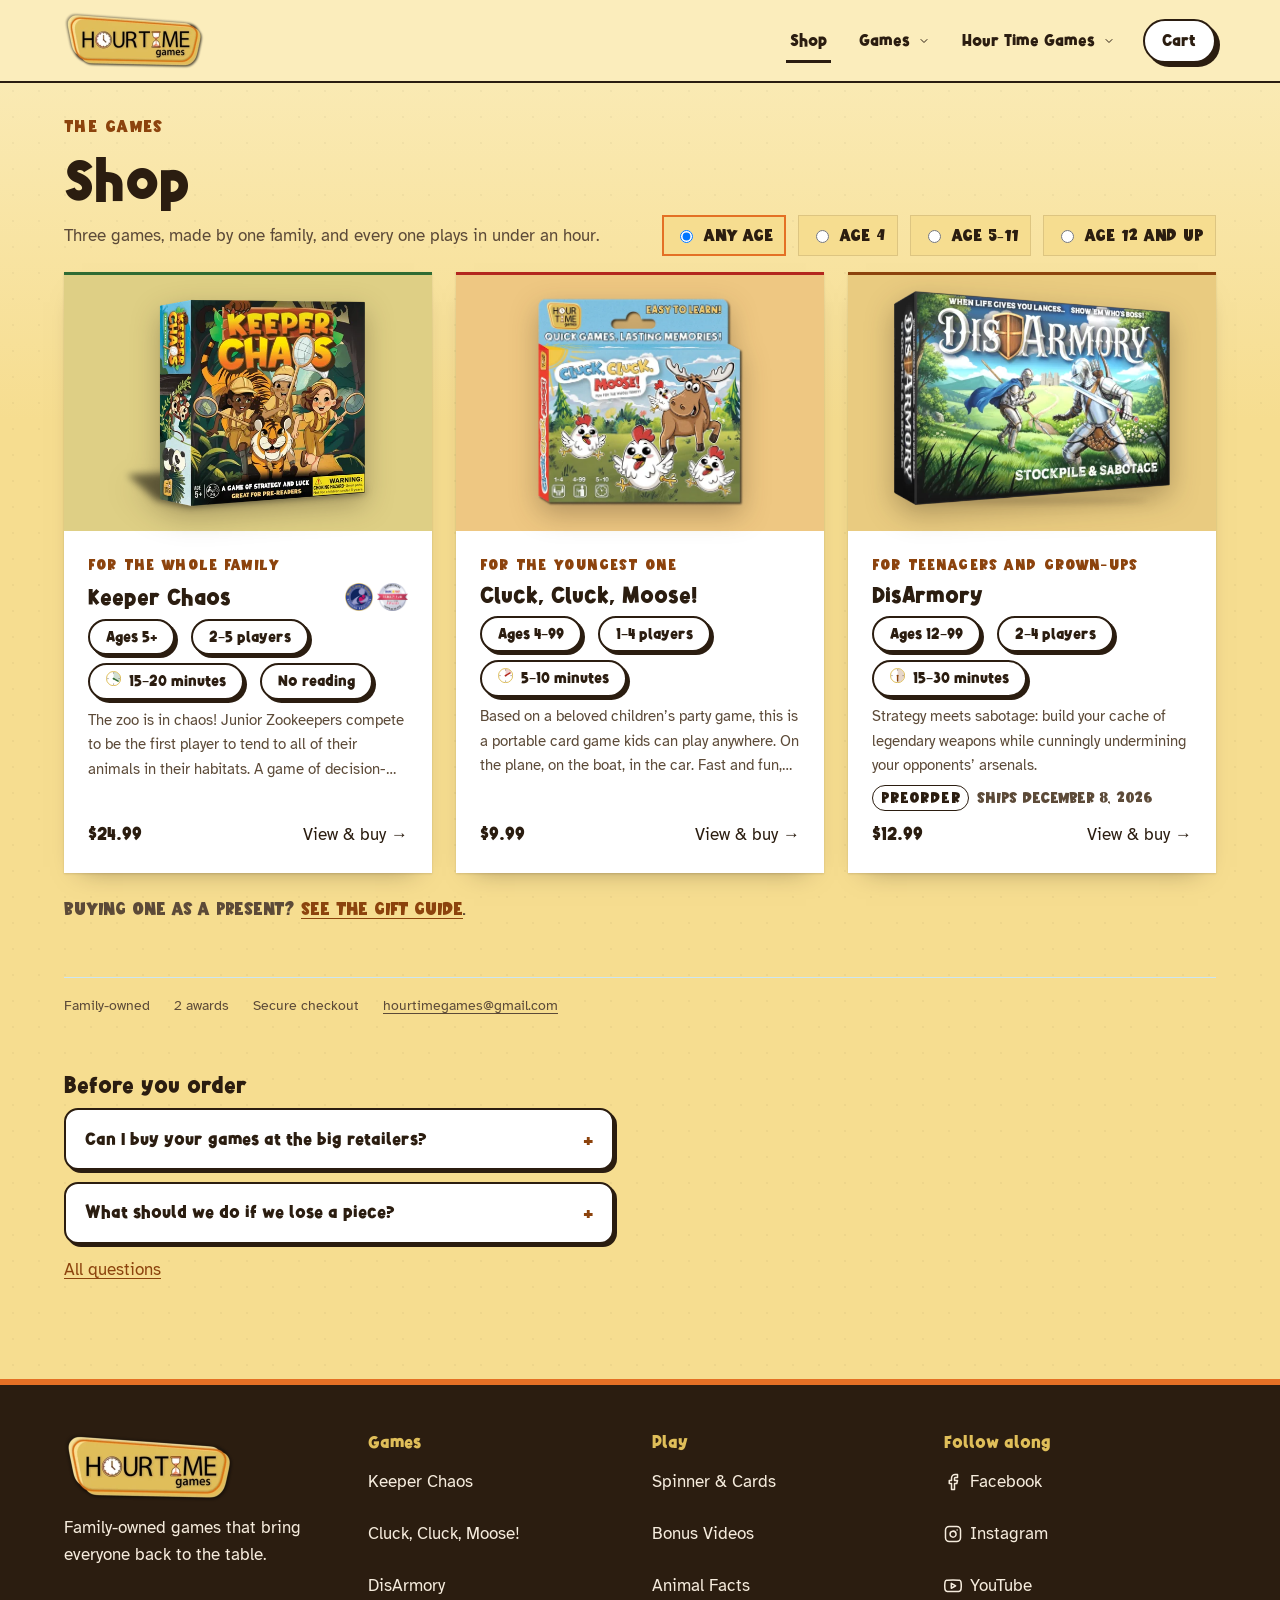
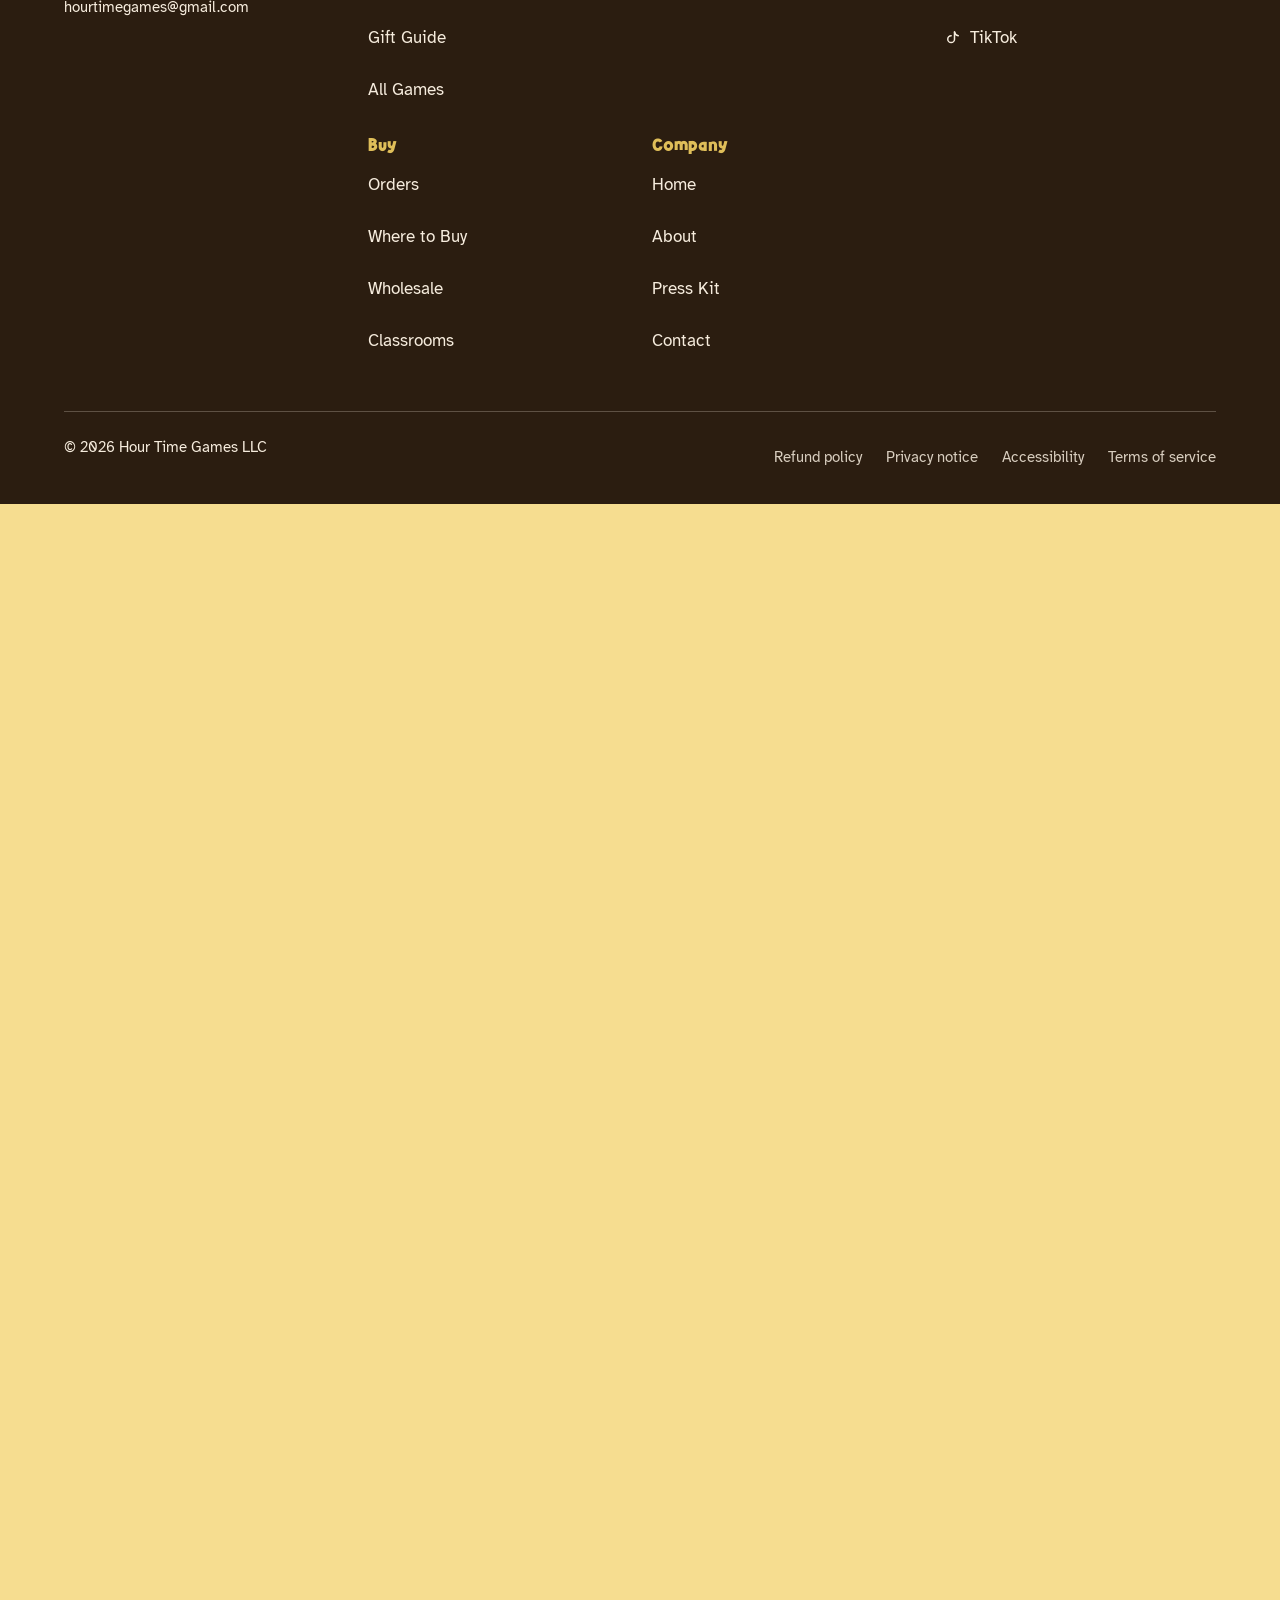
<file: index.html>
<!doctype html><html lang="en"><head><meta charset="utf-8"><title>Shop | Hour Time Games</title><meta name="robots" content="noindex, nofollow"><link rel="canonical" href="/shop/"><meta http-equiv="refresh" content="0; url=/shop/"></head><body><a href="/shop/">Shop Hour Time Games</a></body></html>
</file>
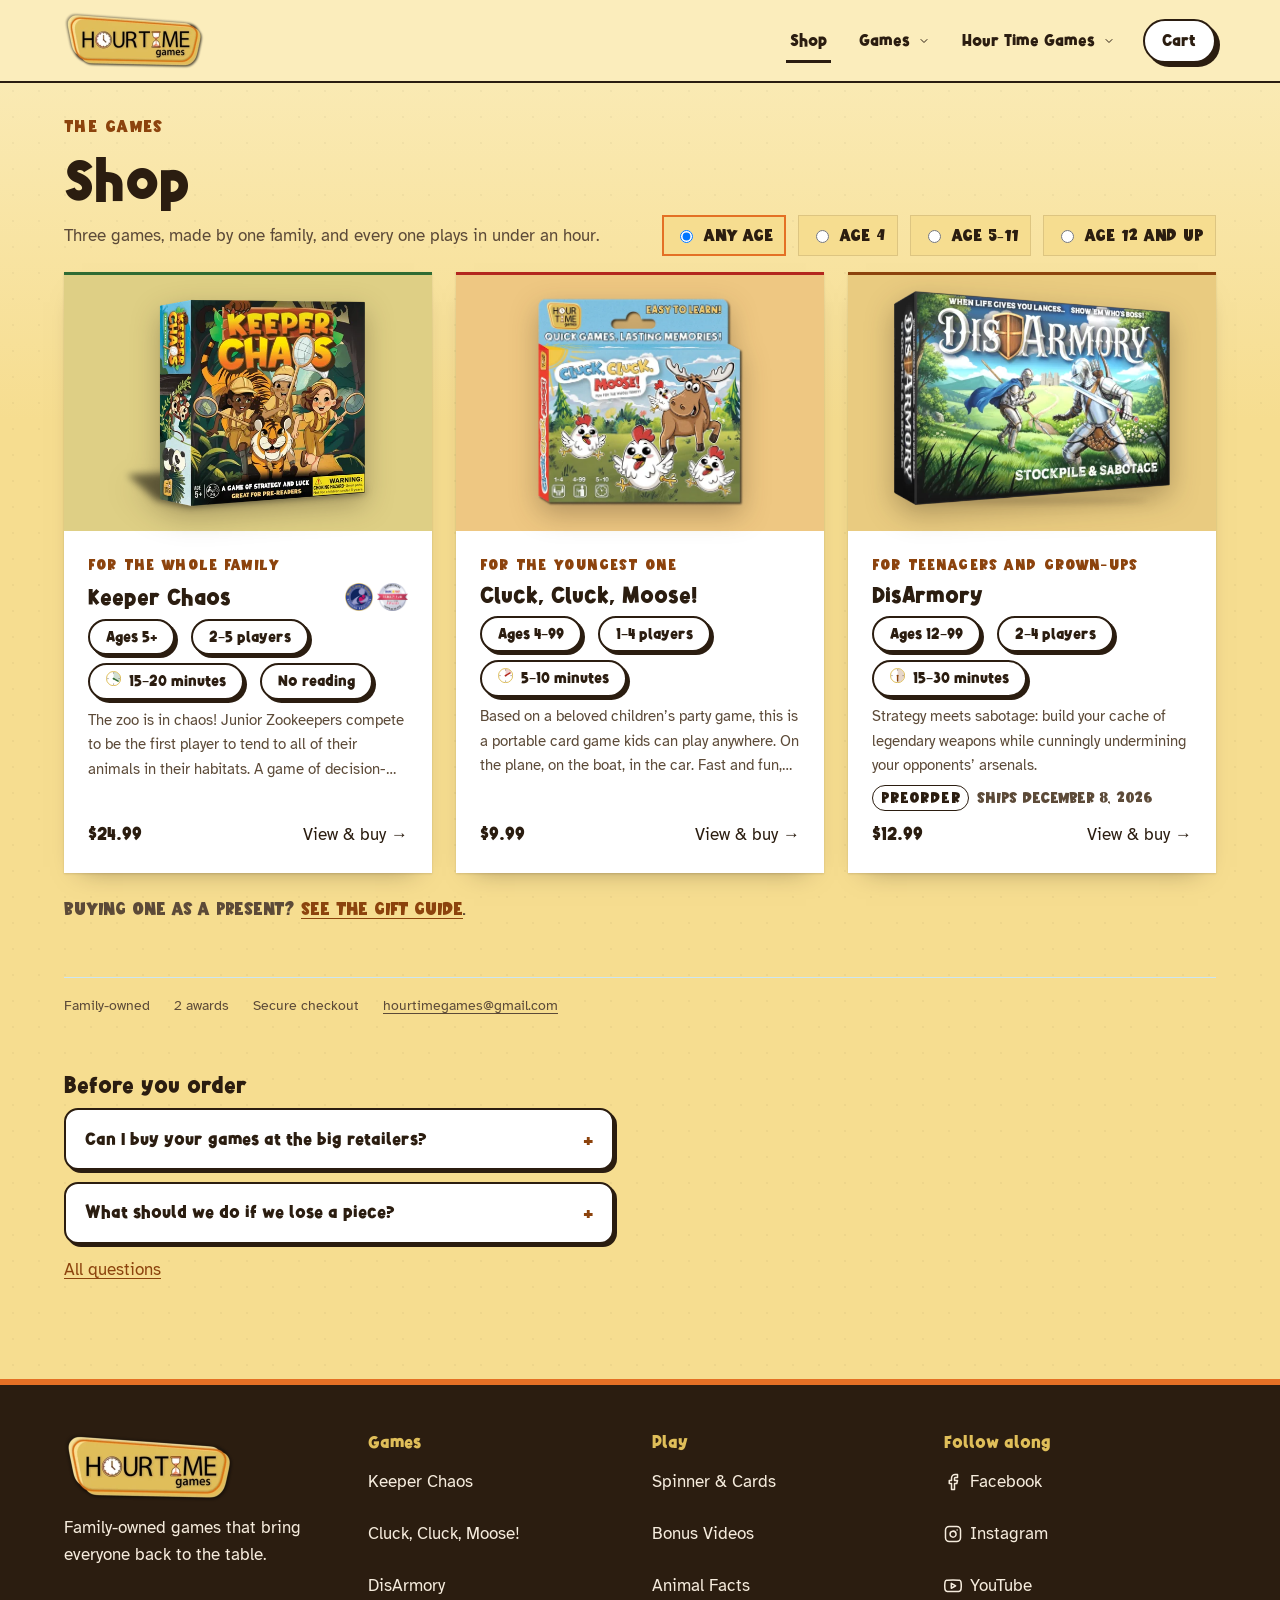
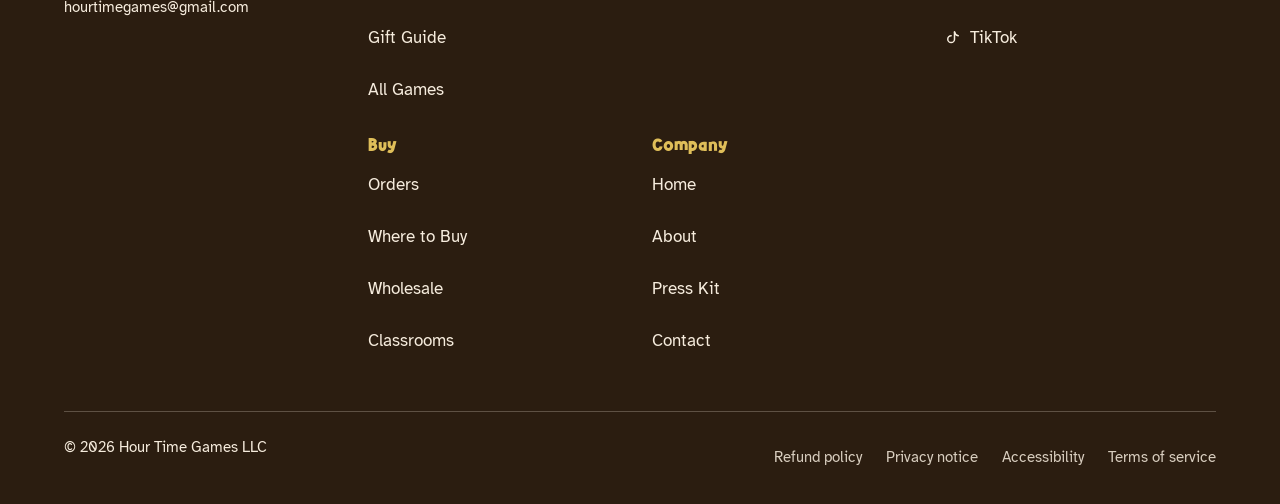
<file: shop/index.html>
<!DOCTYPE html><html lang="en-US" data-colorway="d"><head><meta charset="utf-8"><script>document.documentElement.classList.add("js");document.addEventListener("DOMContentLoaded",function(){var cards=Array.prototype.slice.call(document.querySelectorAll(".settle"));if(!("IntersectionObserver"in window)||!cards.length){cards.forEach(function(c){c.classList.add("is-in")});return}var io=new IntersectionObserver(function(entries){entries.filter(function(e){return e.isIntersecting}).forEach(function(e,i){e.target.style.transitionDelay=Math.min(i,4)*70+"ms";e.target.classList.add("is-in");io.unobserve(e.target)})},{rootMargin:"0px 0px -80px 0px",threshold:0});cards.forEach(function(c){io.observe(c)});setTimeout(function(){cards.forEach(function(c,i){if(!c.classList.contains("is-in")){c.style.transitionDelay=Math.min(i,6)*60+"ms";c.classList.add("is-in");io.unobserve(c)}})},3e3)});
</script><meta name="viewport" content="width=device-width, initial-scale=1"><title>Shop quick family board &amp; card games | Hour Time Games</title><meta name="description" content="Buy Hour Time Games direct: Keeper Chaos, Cluck, Cluck, Moose! and DisArmory. Quick family board and card games for ages 4 to 99, each under an hour."><meta name="robots" content="index, follow"><link rel="canonical" href="https://store.hourtimegames.com/shop/"><script type="application/ld+json">{"@context":"https://schema.org","@type":"Organization","name":"Hour Time Games LLC","alternateName":"Hour Time Games","foundingDate":"2023-09-22","url":"https://store.hourtimegames.com/","logo":"https://store.hourtimegames.com/assets/logo-new.webp","sameAs":["https://facebook.com/profile.php?id=61562426546951","https://instagram.com/hourtimegames","https://youtube.com/@hourtimegames/videos","https://tiktok.com/@hourtimegames"]}</script><script>window.htgTrack=window.htgTrack||function(){};
</script><link rel="preload" as="font" type="font/woff2" href="/assets/alphakind.woff2" crossorigin><link rel="preload" as="font" type="font/woff2" href="/assets/dinosaur.woff2" crossorigin><style>@font-face{font-family:Alphakind;src:url(/assets/alphakind.woff2)format("woff2");font-weight:400 700;font-display:swap}@font-face{font-family:Dinosaur;src:url(/assets/dinosaur.woff2)format("woff2");font-weight:400 700;font-display:swap}@font-face{font-family:Alphakind;src:url(/assets/glyph-patch.woff2)format("woff2");unicode-range:U+2013-2014,U+AE;ascent-override:96.9%;descent-override:22.2%;line-gap-override:2.8%;font-weight:400 700;font-display:swap}@font-face{font-family:Dinosaur;src:url(/assets/glyph-patch.woff2)format("woff2");unicode-range:U+2013-2014,U+AE;ascent-override:110%;descent-override:30%;line-gap-override:0%;font-weight:400 700;font-display:swap}</style><link rel="icon" type="image/png" href="/assets/favicon-new.png"><link rel="apple-touch-icon" href="/assets/apple-touch-icon-new.png"><link rel="manifest" href="/manifest.webmanifest"><meta name="theme-color" content="#fbedbc"><link rel="stylesheet" href="/colorway-d.css"><meta property="og:title" content="Shop quick family board &amp; card games | Hour Time Games"><meta property="og:description" content="Buy Hour Time Games direct: Keeper Chaos, Cluck, Cluck, Moose! and DisArmory. Quick family board and card games for ages 4 to 99, each under an hour."><meta property="og:image" content="https://store.hourtimegames.com/assets/og-games.jpg"><meta property="og:image:alt" content="The Hour Time Games shelf: Keeper Chaos, Cluck, Cluck, Moose! and DisArmory boxes side by side"><meta property="og:type" content="website"><meta property="og:site_name" content="Hour Time Games"><meta property="og:locale" content="en_US"><meta property="og:url" content="https://store.hourtimegames.com/shop/"><meta name="twitter:card" content="summary_large_image"><link rel="stylesheet" href="/_astro/BaseLayout.DQX25uO4.css"><style>.dial[data-astro-cid-r3lwuwpn]{align-items:baseline;gap:var(--space-2);display:inline-flex}.dial__svg[data-astro-cid-r3lwuwpn]{inline-size:var(--dial-size);block-size:var(--dial-size);flex:none}.dial__label[data-astro-cid-r3lwuwpn]{font-variant-numeric:tabular-nums}.dial__svg--draw[data-astro-cid-r3lwuwpn] path[data-astro-cid-r3lwuwpn]{stroke-dasharray:400;stroke-dashoffset:400px;animation:.4s ease-out forwards dial-draw}@keyframes dial-draw{to{stroke-dashoffset:0}}@media (prefers-reduced-motion:reduce){.dial__svg--draw[data-astro-cid-r3lwuwpn] path[data-astro-cid-r3lwuwpn]{stroke-dasharray:none;stroke-dashoffset:0;animation:none}}</style><link rel="stylesheet" href="/_astro/gift-bands.njj39ciC.css"><style>.trust-bar[data-astro-cid-lmn7abdq]{margin:var(--space-6) 0 0;padding:var(--space-4) 0 0;border-top:1px solid var(--paper-dark);gap:var(--space-2) var(--space-6);color:var(--ink-soft);flex-wrap:wrap;font-family:inherit;font-size:.9rem;list-style:none;display:flex}.trust-bar[data-astro-cid-lmn7abdq] a[data-astro-cid-lmn7abdq]{color:inherit}</style><link rel="stylesheet" href="/_astro/Cart.xndlLeaG.css"><style>.faq-list[data-astro-cid-hemr5th4]{gap:var(--space-3);grid-template-columns:minmax(0,1fr);max-width:44rem;margin-inline:auto;display:grid}.faq-item[data-astro-cid-hemr5th4]{background:var(--card);border:var(--border-ink);border-radius:var(--radius-md);box-shadow:var(--shadow-token-sm)}.faq-item[data-astro-cid-hemr5th4] summary[data-astro-cid-hemr5th4]{cursor:pointer;font-family:var(--font-display);justify-content:space-between;align-items:flex-start;gap:min(1rem,16px);min-height:44px;padding:.9rem min(1.2rem,20px);font-size:1.08rem;font-weight:500;list-style:none;display:flex}.faq-item[data-astro-cid-hemr5th4] summary[data-astro-cid-hemr5th4]::-webkit-details-marker{display:none}.faq-marker[data-astro-cid-hemr5th4]{color:var(--rust);transition:transform var(--dur) ease;font-size:1.3rem;font-weight:600;line-height:1.4}.faq-item[data-astro-cid-hemr5th4][open] .faq-marker[data-astro-cid-hemr5th4]{transform:rotate(45deg)}.faq-item[data-astro-cid-hemr5th4] p[data-astro-cid-hemr5th4]{color:var(--ink-soft);max-width:var(--measure);margin:0;padding:0 min(1.2rem,20px) 1.1rem}.shelf-filter[data-astro-cid-l7yrjx73]{flex-wrap:wrap;align-items:center;display:flex}.shop-hub[data-astro-cid-l7yrjx73]{padding-block:var(--space-8) var(--space-section)}.shop-hero[data-astro-cid-l7yrjx73]{margin-bottom:0}.shop-hero__row[data-astro-cid-l7yrjx73]{justify-content:space-between;align-items:center;gap:var(--space-3) var(--space-6);flex-wrap:wrap;display:flex}.shop-hero[data-astro-cid-l7yrjx73] .section-title[data-astro-cid-l7yrjx73]{margin-bottom:var(--space-1)}.shop-hero__lead[data-astro-cid-l7yrjx73]{max-width:var(--measure);color:var(--ink-soft);margin:0}.shop-gift-link[data-astro-cid-l7yrjx73]{margin:var(--space-6) 0 0;font-family:var(--font-kicker);color:var(--ink-soft);font-size:.95rem}.shop-hub[data-astro-cid-l7yrjx73] .shop-trust{margin-top:var(--space-strip)}.shop-signup[data-astro-cid-l7yrjx73],.shop-faq-teaser[data-astro-cid-l7yrjx73] .about-head[data-astro-cid-l7yrjx73],.shop-signup[data-astro-cid-l7yrjx73] .about-head[data-astro-cid-l7yrjx73]{font-size:var(--text-subhead)}.shop-faq-teaser[data-astro-cid-l7yrjx73]{margin-top:var(--space-strip);max-width:var(--measure)}.shop-signup__lead[data-astro-cid-l7yrjx73],.shop-signup__note[data-astro-cid-l7yrjx73]{margin:var(--space-2) 0 0;color:var(--ink-soft);font-size:.95rem}.shop-signup__form[data-astro-cid-l7yrjx73]{gap:var(--space-2);margin-top:var(--space-3);flex-wrap:wrap;display:flex}.shop-signup__form[data-astro-cid-l7yrjx73] input[data-astro-cid-l7yrjx73]{min-height:44px;padding:0 var(--space-3);border:1px solid var(--rule);font:inherit;border-radius:6px;flex:14rem}.shop-faq-teaser__link[data-astro-cid-l7yrjx73]{margin-top:var(--space-3);color:var(--rust);display:inline-block}.shelf[data-astro-cid-l7yrjx73]{margin:var(--space-4) 0 0;gap:var(--space-6);--collection-min:18rem;padding:0;list-style:none;display:grid}.shelf-price__flag[data-astro-cid-l7yrjx73]{font-family:var(--font-kicker);text-transform:uppercase;letter-spacing:.04em;color:var(--rust);font-size:.78rem;font-weight:500}.shelf-cta[data-astro-cid-l7yrjx73]{padding-top:var(--space-2);font-family:var(--font-kicker);letter-spacing:.02em;color:var(--rust);margin-top:auto;font-size:.8rem}</style></head><body><a class="skip-link" href="#main-content">Skip to main content</a><header class="site-header" data-astro-cid-nen7h5rs><div class="wrap header-row" data-astro-cid-nen7h5rs><a class="brand" href="/shop/" data-astro-cid-nen7h5rs><img src="/assets/logo-new.webp" alt="Hour Time Games, home" width="140" height="57" data-astro-cid-nen7h5rs></a><a class="btn btn-sm mobile-buy cart-link" href="/shop/#cart" data-cart-link aria-label="Cart" data-astro-cid-nen7h5rs>Cart<span class="cart-link__count" data-cart-count hidden data-astro-cid-nen7h5rs></span></a><button class="nav-toggle" type="button" aria-expanded="false" aria-controls="site-nav" data-astro-cid-nen7h5rs><span class="nav-toggle-bars" aria-hidden="true" data-astro-cid-nen7h5rs></span><span class="nav-toggle-label" data-astro-cid-nen7h5rs>Menu</span></button><div class="nav-scrim" aria-hidden="true" data-astro-cid-nen7h5rs></div><nav id="site-nav" class="site-nav" aria-label="Main" data-astro-cid-nen7h5rs><ul data-astro-cid-nen7h5rs><li data-astro-cid-nen7h5rs><a href="/shop/" aria-current="page" data-astro-cid-nen7h5rs>Shop</a></li><li class="has-sub" data-astro-cid-nen7h5rs><button class="sub-toggle" type="button" aria-expanded="false" aria-controls="store-products-sub" data-astro-cid-nen7h5rs>Games<svg class="icon sub-caret" width="12" height="12" viewBox="0 0 24 24" fill="none" stroke="currentColor" stroke-linecap="round" stroke-linejoin="round" aria-hidden="true" data-astro-cid-nen7h5rs><path d="m6 9 6 6 6-6" data-astro-cid-nen7h5rs></path></svg></button><ul id="store-products-sub" class="sub-menu" data-astro-cid-nen7h5rs><li data-astro-cid-nen7h5rs><a href="/shop/keeper-chaos/" data-astro-cid-nen7h5rs>Keeper Chaos</a></li><li data-astro-cid-nen7h5rs><a href="/shop/cluck-cluck-moose/" data-astro-cid-nen7h5rs>Cluck, Cluck, Moose!</a></li><li data-astro-cid-nen7h5rs><a href="/shop/disarmory/" data-astro-cid-nen7h5rs>DisArmory</a></li></ul></li><li class="has-sub" data-astro-cid-nen7h5rs><button class="sub-toggle" type="button" aria-expanded="false" aria-controls="store-explore-sub" data-astro-cid-nen7h5rs>Hour Time Games<svg class="icon sub-caret" width="12" height="12" viewBox="0 0 24 24" fill="none" stroke="currentColor" stroke-linecap="round" stroke-linejoin="round" aria-hidden="true" data-astro-cid-nen7h5rs><path d="m6 9 6 6 6-6" data-astro-cid-nen7h5rs></path></svg></button><ul id="store-explore-sub" class="sub-menu" data-astro-cid-nen7h5rs><li data-astro-cid-nen7h5rs><a href="https://www.hourtimegames.com/" rel="external noopener" data-astro-cid-nen7h5rs>Home</a></li><li data-astro-cid-nen7h5rs><a href="https://www.hourtimegames.com/games/" rel="external noopener" data-astro-cid-nen7h5rs>All Games</a></li><li data-astro-cid-nen7h5rs><a href="https://www.hourtimegames.com/where-to-buy/" rel="external noopener" data-astro-cid-nen7h5rs>Where to Buy</a></li><li data-astro-cid-nen7h5rs><a href="https://www.hourtimegames.com/play/" rel="external noopener" data-astro-cid-nen7h5rs>Play Spinner &amp; Cards</a></li><li data-astro-cid-nen7h5rs><a href="https://www.hourtimegames.com/bonus/" rel="external noopener" data-astro-cid-nen7h5rs>Bonus Videos</a></li><li data-astro-cid-nen7h5rs><a href="https://www.hourtimegames.com/animal-facts/" rel="external noopener" data-astro-cid-nen7h5rs>Animal Facts</a></li><li data-astro-cid-nen7h5rs><a href="https://www.hourtimegames.com/wholesale/" rel="external noopener" data-astro-cid-nen7h5rs>Wholesale</a></li></ul></li><script type="module" src="/_astro/CartBadge.astro_astro_type_script_index_0_lang.Cj0iWwWM.js"></script><style>{`
            .cart-link__count::before { content: ' ('; }
            .cart-link__count::after  { content: ')'; }
          `}</style><li class="nav-cta" data-astro-cid-nen7h5rs><a class="btn btn-sm cart-link" href="/shop/#cart" data-cart-link aria-label="Cart" data-astro-cid-nen7h5rs>Cart<span class="cart-link__count" data-cart-count hidden data-astro-cid-nen7h5rs></span></a></li></ul></nav></div></header><script type="module">var e=document.querySelector(`.nav-toggle`),t=document.getElementById(`site-nav`),n=e?.querySelector(`.nav-toggle-label`),r=()=>e?.getAttribute(`aria-expanded`)===`true`,i=document.querySelector(`.nav-scrim`);function a(r2){e?.setAttribute(`aria-expanded`,String(r2)),t?.classList.toggle(`is-open`,r2),e?.classList.toggle(`is-open`,r2),i?.classList.toggle(`is-open`,r2),document.body.classList.toggle(`menu-open`,r2),n&&(n.textContent=r2?`Close`:`Menu`),l(r2),o(r2)}function o(e2){if(!t)return;if(!e2){t.style.maxHeight=``;return}let n2=document.querySelector(`.site-header`),r2=n2?n2.getBoundingClientRect().bottom:0;t.style.maxHeight=`${Math.max(160,window.innerHeight-r2)}px`}window.addEventListener(`resize`,()=>{r()&&o(true)});var s=()=>[...document.body.children].filter(e2=>e2!==t&&!e2.contains(t)&&!e2.classList.contains(`nav-scrim`)),c=`inert`in HTMLElement.prototype;function l(e2){if(c)for(let t2 of s())t2.inert=e2}var u=`a[href], button:not([disabled]), input:not([disabled]), summary, [tabindex]:not([tabindex="-1"])`;document.addEventListener(`keydown`,n2=>{if(n2.key!==`Tab`||!r()||c)return;let i2=[e,...[...t.querySelectorAll(u)].filter(e2=>e2.offsetParent!==null)];if(!i2.length)return;let a2=i2[0],o2=i2[i2.length-1];n2.shiftKey&&document.activeElement===a2?(n2.preventDefault(),o2.focus()):!n2.shiftKey&&document.activeElement===o2&&(n2.preventDefault(),a2.focus())}),e?.addEventListener(`click`,()=>a(!r())),document.addEventListener(`keydown`,t2=>{t2.key===`Escape`&&r()&&(a(false),e?.focus())}),document.addEventListener(`click`,n2=>{if(!r())return;let i2=n2.target;!t?.contains(i2)&&!e?.contains(i2)&&a(false)}),t?.addEventListener(`click`,e2=>{e2.target.closest(`a`)&&a(false)});var d=[...document.querySelectorAll(`.sub-toggle`)].map(e2=>({btn:e2,menu:document.getElementById(e2.getAttribute(`aria-controls`))})),f=e2=>e2.btn.getAttribute(`aria-expanded`)===`true`;function p(e2,t2){e2.btn.setAttribute(`aria-expanded`,String(t2)),e2.menu.classList.toggle(`is-open`,t2)}d.forEach(e2=>{e2.btn.addEventListener(`click`,()=>{let t2=!f(e2);d.forEach(n2=>p(n2,n2===e2&&t2))})}),document.addEventListener(`keydown`,e2=>{if(e2.key!==`Escape`||r())return;let t2=d.find(f);t2&&(p(t2,false),t2.btn.focus())}),document.addEventListener(`click`,e2=>{let t2=e2.target;d.forEach(e3=>{f(e3)&&!e3.menu.contains(t2)&&!e3.btn.contains(t2)&&p(e3,false)})});
</script><main id="main-content"><div class="wrap shop-hub" data-astro-cid-l7yrjx73><div class="shop-hero" data-astro-cid-l7yrjx73><p class="kicker" data-astro-cid-l7yrjx73>The games</p><h1 class="section-title" data-astro-cid-l7yrjx73>Shop</h1><div class="shop-hero__row" data-astro-cid-l7yrjx73><p class="shop-hero__lead" data-astro-cid-l7yrjx73>Three games, made by one family, and every one plays in under an hour.</p><div class="shelf-filter" data-shelf-filter hidden data-astro-cid-l7yrjx73><div class="gift-opts" role="radiogroup" aria-label="Pick by age" data-astro-cid-l7yrjx73><label class="gift-opt" data-astro-cid-l7yrjx73><input type="radio" name="shelf-age" value="any" checked data-shelf-band data-astro-cid-l7yrjx73><span data-astro-cid-l7yrjx73>Any age</span></label><label class="gift-opt" data-astro-cid-l7yrjx73><input type="radio" name="shelf-age" value="b0" data-shelf-band data-astro-cid-l7yrjx73><span data-astro-cid-l7yrjx73>Age 4</span></label><label class="gift-opt" data-astro-cid-l7yrjx73><input type="radio" name="shelf-age" value="b1" data-shelf-band data-astro-cid-l7yrjx73><span data-astro-cid-l7yrjx73>Age 5–11</span></label><label class="gift-opt" data-astro-cid-l7yrjx73><input type="radio" name="shelf-age" value="b2" data-shelf-band data-astro-cid-l7yrjx73><span data-astro-cid-l7yrjx73>Age 12 and up</span></label></div><p class="sr-only" role="status" data-shelf-status data-astro-cid-l7yrjx73></p></div></div></div><ul class="shelf collection" data-shelf data-astro-cid-l7yrjx73><li class="shelf-card" data-bands="b1 b2" data-analytics-card="{&quot;item_id&quot;:&quot;keeper-chaos&quot;,&quot;item_name&quot;:&quot;Keeper Chaos&quot;,&quot;price&quot;:24.99}" style="--accent: var(--green); --intrinsic: 1200px" data-astro-cid-obj4ybwh><div class="shelf-well" data-astro-cid-obj4ybwh><img src="/assets/keeper-box-480.webp" alt="Keeper Chaos board game box with illustrated zoo animals and safari-hat logo" width="1200" height="1071" loading="lazy" decoding="async" data-astro-cid-obj4ybwh></div><div class="shelf-body" data-astro-cid-obj4ybwh><p class="shelf-eyebrow" data-astro-cid-obj4ybwh>For the whole family</p><div class="shelf-name-row" data-astro-cid-obj4ybwh><h2 class="shelf-name" data-astro-cid-obj4ybwh><a class="shelf-link" href="/shop/keeper-chaos/" data-astro-cid-obj4ybwh>Keeper Chaos</a></h2><span class="shelf-seals" data-astro-cid-obj4ybwh><img class="shelf-seal" src="/assets/seal-mca.webp" alt="Mom’s Choice Awards® Gold Recipient" width="160" height="160" loading="lazy" decoding="async" data-astro-cid-obj4ybwh><img class="shelf-seal" src="/assets/seal-sparks.webp" alt="Sparks Play Family Fun Toy &amp; Game Award" width="150" height="134" loading="lazy" decoding="async" data-astro-cid-obj4ybwh></span></div><ul class="chips shelf-facts" data-astro-cid-obj4ybwh><li data-astro-cid-obj4ybwh>Ages 5+</li><li data-astro-cid-obj4ybwh>2–5 players</li><li class="shelf-facts__break" aria-hidden="true" data-astro-cid-obj4ybwh></li><li class="shelf-facts__dial" data-astro-cid-obj4ybwh><span class="dial" style="--dial-size: 16px; --dial-accent: var(--green);" data-astro-cid-r3lwuwpn><svg class="dial__svg" width="16" height="16" viewBox="0 0 16 16" aria-hidden="true" focusable="false" data-astro-cid-r3lwuwpn><circle cx="8" cy="8" r="7.5" fill="var(--card, #fff)" stroke="var(--yellow)" stroke-width="1" data-astro-cid-r3lwuwpn></circle><line x1="8" y1="3" x2="8" y2="1" stroke="var(--ink)" stroke-width="1" opacity="0.35" data-astro-cid-r3lwuwpn></line><line x1="13" y1="8" x2="15" y2="8" stroke="var(--ink)" stroke-width="1" opacity="0.35" data-astro-cid-r3lwuwpn></line><line x1="8" y1="13" x2="8" y2="15" stroke="var(--ink)" stroke-width="1" opacity="0.35" data-astro-cid-r3lwuwpn></line><line x1="3" y1="8" x2="1" y2="8" stroke="var(--ink)" stroke-width="1" opacity="0.35" data-astro-cid-r3lwuwpn></line><path d="M 8 8 L 8 1 A 7 7 0 0 1 14.06 11.5 Z" fill="var(--dial-accent)" opacity="0.22" data-astro-cid-r3lwuwpn></path><line x1="8" y1="8" x2="12.76" y2="10.75" stroke="var(--dial-accent)" stroke-width="1.5" stroke-linecap="round" data-astro-cid-r3lwuwpn></line><circle cx="8" cy="8" r="1" fill="var(--dial-accent)" data-astro-cid-r3lwuwpn></circle></svg><span class="dial__label" data-astro-cid-r3lwuwpn>15–20 minutes</span></span></li><li data-astro-cid-obj4ybwh>No reading</li></ul><p class="shelf-lead" data-astro-cid-obj4ybwh>The zoo is in chaos! Junior Zookeepers compete to be the first player to tend to all of their animals in their habitats. A game of decision-making, chance, and fun.</p><p class="shelf-buy" data-astro-cid-obj4ybwh><span class="shelf-price" data-price-slot data-snapshot-at="2026-09-01T14:00:00Z" data-astro-cid-obj4ybwh>$24.99</span><span class="shelf-cta" aria-hidden="true" data-astro-cid-obj4ybwh>View &amp; buy →</span></p></div></li><li class="shelf-card" data-bands="b0 b1 b2" data-analytics-card="{&quot;item_id&quot;:&quot;cluck-cluck-moose&quot;,&quot;item_name&quot;:&quot;Cluck, Cluck, Moose!&quot;,&quot;price&quot;:9.99}" style="--accent: var(--cluck-red); --intrinsic: 1000px" data-astro-cid-obj4ybwh><div class="shelf-well" data-astro-cid-obj4ybwh><img src="/assets/cluck-box-480.webp" alt="Cluck, Cluck, Moose! card game box with a cartoon chicken and moose" width="1000" height="981" loading="lazy" decoding="async" data-astro-cid-obj4ybwh></div><div class="shelf-body" data-astro-cid-obj4ybwh><p class="shelf-eyebrow" data-astro-cid-obj4ybwh>For the youngest one</p><div class="shelf-name-row" data-astro-cid-obj4ybwh><h2 class="shelf-name" data-astro-cid-obj4ybwh><a class="shelf-link" href="/shop/cluck-cluck-moose/" data-astro-cid-obj4ybwh>Cluck, Cluck, Moose!</a></h2></div><ul class="chips shelf-facts" data-astro-cid-obj4ybwh><li data-astro-cid-obj4ybwh>Ages 4–99</li><li data-astro-cid-obj4ybwh>1–4 players</li><li class="shelf-facts__break" aria-hidden="true" data-astro-cid-obj4ybwh></li><li class="shelf-facts__dial" data-astro-cid-obj4ybwh><span class="dial" style="--dial-size: 16px; --dial-accent: var(--cluck-red);" data-astro-cid-r3lwuwpn><svg class="dial__svg" width="16" height="16" viewBox="0 0 16 16" aria-hidden="true" focusable="false" data-astro-cid-r3lwuwpn><circle cx="8" cy="8" r="7.5" fill="var(--card, #fff)" stroke="var(--yellow)" stroke-width="1" data-astro-cid-r3lwuwpn></circle><line x1="8" y1="3" x2="8" y2="1" stroke="var(--ink)" stroke-width="1" opacity="0.35" data-astro-cid-r3lwuwpn></line><line x1="13" y1="8" x2="15" y2="8" stroke="var(--ink)" stroke-width="1" opacity="0.35" data-astro-cid-r3lwuwpn></line><line x1="8" y1="13" x2="8" y2="15" stroke="var(--ink)" stroke-width="1" opacity="0.35" data-astro-cid-r3lwuwpn></line><line x1="3" y1="8" x2="1" y2="8" stroke="var(--ink)" stroke-width="1" opacity="0.35" data-astro-cid-r3lwuwpn></line><path d="M 8 8 L 8 1 A 7 7 0 0 1 14.06 4.5 Z" fill="var(--dial-accent)" opacity="0.22" data-astro-cid-r3lwuwpn></path><line x1="8" y1="8" x2="12.76" y2="5.25" stroke="var(--dial-accent)" stroke-width="1.5" stroke-linecap="round" data-astro-cid-r3lwuwpn></line><circle cx="8" cy="8" r="1" fill="var(--dial-accent)" data-astro-cid-r3lwuwpn></circle></svg><span class="dial__label" data-astro-cid-r3lwuwpn>5–10 minutes</span></span></li></ul><p class="shelf-lead" data-astro-cid-obj4ybwh>Based on a beloved children’s party game, this is a portable card game kids can play anywhere. On the plane, on the boat, in the car. Fast and fun, easy to learn — from pre-school to middle school.</p><p class="shelf-buy" data-astro-cid-obj4ybwh><span class="shelf-price" data-price-slot data-snapshot-at="2026-09-01T14:00:00Z" data-astro-cid-obj4ybwh>$9.99</span><span class="shelf-cta" aria-hidden="true" data-astro-cid-obj4ybwh>View &amp; buy →</span></p></div></li><li class="shelf-card" data-bands="b2" data-analytics-card="{&quot;item_id&quot;:&quot;disarmory&quot;,&quot;item_name&quot;:&quot;DisArmory&quot;,&quot;price&quot;:12.99}" style="--accent: var(--rust); --intrinsic: 1020px" data-astro-cid-obj4ybwh><div class="shelf-well" data-astro-cid-obj4ybwh><img src="/assets/disarmory-box-480.webp" alt="DisArmory game box: two armored knights dueling in a green meadow on the lid, with the tagline Stockpile &amp; Sabotage" width="1020" height="829" loading="lazy" decoding="async" data-astro-cid-obj4ybwh></div><div class="shelf-body" data-astro-cid-obj4ybwh><p class="shelf-eyebrow" data-astro-cid-obj4ybwh>For teenagers and grown-ups</p><div class="shelf-name-row" data-astro-cid-obj4ybwh><h2 class="shelf-name" data-astro-cid-obj4ybwh><a class="shelf-link" href="/shop/disarmory/" data-astro-cid-obj4ybwh>DisArmory</a></h2></div><ul class="chips shelf-facts" data-astro-cid-obj4ybwh><li data-astro-cid-obj4ybwh>Ages 12–99</li><li data-astro-cid-obj4ybwh>2–4 players</li><li class="shelf-facts__break" aria-hidden="true" data-astro-cid-obj4ybwh></li><li class="shelf-facts__dial" data-astro-cid-obj4ybwh><span class="dial" style="--dial-size: 16px; --dial-accent: var(--rust);" data-astro-cid-r3lwuwpn><svg class="dial__svg" width="16" height="16" viewBox="0 0 16 16" aria-hidden="true" focusable="false" data-astro-cid-r3lwuwpn><circle cx="8" cy="8" r="7.5" fill="var(--card, #fff)" stroke="var(--yellow)" stroke-width="1" data-astro-cid-r3lwuwpn></circle><line x1="8" y1="3" x2="8" y2="1" stroke="var(--ink)" stroke-width="1" opacity="0.35" data-astro-cid-r3lwuwpn></line><line x1="13" y1="8" x2="15" y2="8" stroke="var(--ink)" stroke-width="1" opacity="0.35" data-astro-cid-r3lwuwpn></line><line x1="8" y1="13" x2="8" y2="15" stroke="var(--ink)" stroke-width="1" opacity="0.35" data-astro-cid-r3lwuwpn></line><line x1="3" y1="8" x2="1" y2="8" stroke="var(--ink)" stroke-width="1" opacity="0.35" data-astro-cid-r3lwuwpn></line><path d="M 8 8 L 8 1 A 7 7 0 0 1 8 15 Z" fill="var(--dial-accent)" opacity="0.22" data-astro-cid-r3lwuwpn></path><line x1="8" y1="8" x2="8" y2="13.5" stroke="var(--dial-accent)" stroke-width="1.5" stroke-linecap="round" data-astro-cid-r3lwuwpn></line><circle cx="8" cy="8" r="1" fill="var(--dial-accent)" data-astro-cid-r3lwuwpn></circle></svg><span class="dial__label" data-astro-cid-r3lwuwpn>15–30 minutes</span></span></li></ul><p class="shelf-lead" data-astro-cid-obj4ybwh>Strategy meets sabotage: build your cache of legendary weapons while cunningly undermining your opponents’ arsenals.</p><p class="shelf-preorder" data-astro-cid-obj4ybwh><span class="shelf-preorder__tag" data-astro-cid-obj4ybwh>Preorder</span><span data-astro-cid-obj4ybwh>Ships December 8, 2026</span></p><p class="shelf-buy" data-astro-cid-obj4ybwh><span class="shelf-price" data-price-slot data-snapshot-at="2026-09-01T14:00:00Z" data-astro-cid-obj4ybwh>$12.99</span><span class="shelf-cta" aria-hidden="true" data-astro-cid-obj4ybwh>View &amp; buy →</span></p></div></li></ul><p class="shop-gift-link" data-astro-cid-l7yrjx73>Buying one as a present? <a href="/shop/gift-guide/" data-astro-cid-l7yrjx73>See the gift guide</a>.</p><ul class="trust-bar shop-trust" aria-label="About buying from us" data-astro-cid-lmn7abdq><li data-astro-cid-lmn7abdq>Family-owned</li><li data-astro-cid-lmn7abdq>2 awards</li><li data-astro-cid-lmn7abdq>Secure checkout</li><li data-astro-cid-lmn7abdq><a href="mailto:hourtimegames@gmail.com" data-astro-cid-lmn7abdq>hourtimegames@gmail.com</a></li></ul><section class="shop-faq-teaser" aria-labelledby="shop-faq-head" data-astro-cid-l7yrjx73><h2 class="about-head" id="shop-faq-head" data-astro-cid-l7yrjx73>Before you order</h2><div class="faq-list" data-astro-cid-hemr5th4><details class="faq-item" data-astro-cid-hemr5th4><summary data-astro-cid-hemr5th4><span data-astro-cid-hemr5th4>Can I buy your games at the big retailers?</span><span class="faq-marker" aria-hidden="true" data-astro-cid-hemr5th4>+</span></summary><p data-astro-cid-hemr5th4>Our games can all be ordered from <a href="https://store.hourtimegames.com/shop/" rel="external noopener">our own online store</a>, and most are at major retailers too. See our <a href="https://www.hourtimegames.com/where-to-buy/">Where to Buy</a> page for the game-by-game list; <a href="https://www.hourtimegames.com/games/disarmory/">DisArmory</a> is available for preorder exclusively from <a href="https://store.hourtimegames.com/shop/disarmory/" rel="external noopener">our online store</a>.</p></details><details class="faq-item" data-astro-cid-hemr5th4><summary data-astro-cid-hemr5th4><span data-astro-cid-hemr5th4>What should we do if we lose a piece?</span><span class="faq-marker" aria-hidden="true" data-astro-cid-hemr5th4>+</span></summary><p data-astro-cid-hemr5th4>We’re happy to replace lost pieces. Just <a href="https://www.hourtimegames.com/contact/">contact us</a> and we’ll get a replacement to you.</p></details></div><a class="shop-faq-teaser__link" href="/shop/faq/" data-astro-cid-l7yrjx73>All questions</a></section><script type="application/json" data-cart-pairings>{"41503652282503":{"handle":"cluck-cluck-moose","title":"Cluck, Cluck, Moose!","image":"/assets/cluck-box-480.webp","alt":"Cluck, Cluck, Moose! card game box with a cartoon chicken and moose","variantId":"41864243150983"},"41864243150983":{"handle":"disarmory","title":"DisArmory","image":"/assets/disarmory-box-480.webp","alt":"DisArmory game box: two armored knights dueling in a green meadow on the lid, with the tagline Stockpile & Sabotage","variantId":"43497812721799"},"43497812721799":{"handle":"keeper-chaos","title":"Keeper Chaos","image":"/assets/keeper-box-480.webp","alt":"Keeper Chaos board game box with illustrated zoo animals and safari-hat logo","variantId":"41503652282503"}}</script><script type="application/json" data-ship-dates>{"43497812721799":"December 8, 2026"}</script><script type="application/json" data-off-general>{"41503652282503":"keeper-chaos"}</script><dialog class="cart" id="cart" data-cart-inline aria-labelledby="cart-heading" data-astro-cid-mxchjpe6><h2 class="cart__heading" id="cart-heading" tabindex="-1" data-cart-focus data-astro-cid-mxchjpe6>Your cart<span class="sr-only" data-cart-count-unit="sep" hidden data-astro-cid-mxchjpe6>, </span><span class="cart__count" data-cart-count hidden data-astro-cid-mxchjpe6>0</span><span class="sr-only" data-cart-count-unit="items" hidden data-astro-cid-mxchjpe6> items</span></h2><p class="cart__status" data-cart-status role="status" aria-live="polite" tabindex="-1" data-astro-cid-mxchjpe6></p><ul class="cart__rows" data-cart-rows aria-label="Items in your cart" data-astro-cid-mxchjpe6></ul><div class="cart__empty" data-cart-empty hidden data-astro-cid-mxchjpe6><p class="cart__empty-lead" data-astro-cid-mxchjpe6>Nothing in your cart yet.</p><ul class="cart__empty-links" data-astro-cid-mxchjpe6><li data-astro-cid-mxchjpe6><a href="/shop/keeper-chaos/" data-astro-cid-mxchjpe6>Keeper Chaos</a></li><li data-astro-cid-mxchjpe6><a href="/shop/cluck-cluck-moose/" data-astro-cid-mxchjpe6>Cluck, Cluck, Moose!</a></li><li data-astro-cid-mxchjpe6><a href="/shop/disarmory/" data-astro-cid-mxchjpe6>DisArmory</a></li></ul></div><div class="cart__summary" data-cart-summary data-astro-cid-mxchjpe6></div><div class="cart__cross" data-cart-cross hidden data-astro-cid-mxchjpe6><p class="cart__cross-label" data-astro-cid-mxchjpe6>Pairs well with</p><a class="cart__cross-link" data-cart-cross-link href="" data-astro-cid-mxchjpe6><img class="cart__cross-art" data-cart-cross-art alt="" width="64" height="64" loading="lazy" decoding="async" data-astro-cid-mxchjpe6><span class="cart__cross-name" data-cart-cross-name data-astro-cid-mxchjpe6></span></a></div><details class="cart__discount" data-astro-cid-mxchjpe6><summary data-astro-cid-mxchjpe6>Have a discount code?</summary><div class="cart__discount-body" data-astro-cid-mxchjpe6><label class="sr-only" for="cart-discount" data-astro-cid-mxchjpe6>Discount code</label><input id="cart-discount" type="text" name="discount" autocomplete="off" autocapitalize="characters" spellcheck="false" data-cart-discount placeholder="e.g. FAMILY10" data-astro-cid-mxchjpe6><p class="cart__discount-note" data-astro-cid-mxchjpe6>Applied at checkout, where the total is worked out.</p></div></details><button class="btn btn-primary cart__checkout" type="button" disabled data-cart-checkout data-astro-cid-mxchjpe6>Checkout</button><button class="btn cart__shop-pay" type="button" disabled data-cart-shop-pay data-astro-cid-mxchjpe6>Buy with Shop Pay</button><p class="cart__note" data-astro-cid-mxchjpe6>You finish your order on Shopify, where shipping and tax are worked out.</p><button type="button" class="cart__close" data-cart-close aria-label="Close cart" data-astro-cid-mxchjpe6><span aria-hidden="true" data-astro-cid-mxchjpe6>&times;</span></button></dialog><script type="module" src="/_astro/Cart.astro_astro_type_script_index_0_lang.D5vk8jWS.js"></script><script id="cart-catalogue" type="application/json">[{"handle":"keeper-chaos","title":"Keeper Chaos","image":"/assets/keeper-box-480.webp","imageAlt":"Keeper Chaos board game box with illustrated zoo animals and safari-hat logo"},{"handle":"cluck-cluck-moose","title":"Cluck, Cluck, Moose!","image":"/assets/cluck-box-480.webp","imageAlt":"Cluck, Cluck, Moose! card game box with a cartoon chicken and moose"},{"handle":"disarmory","title":"DisArmory","image":"/assets/disarmory-box-480.webp","imageAlt":"DisArmory game box: two armored knights dueling in a green meadow on the lid, with the tagline Stockpile & Sabotage"}]</script><script id="cart-identities" type="application/json">[{"handle":"keeper-chaos","title":"Keeper Chaos","image":"/assets/keeper-box-480.webp","imageAlt":"Keeper Chaos board game box with illustrated zoo animals and safari-hat logo"},{"handle":"cluck-cluck-moose","title":"Cluck, Cluck, Moose!","image":"/assets/cluck-box-480.webp","imageAlt":"Cluck, Cluck, Moose! card game box with a cartoon chicken and moose"},{"handle":"knock-knock","title":"Knock-Knock","image":"/assets/knock-knock.webp","imageAlt":"Knock-Knock game box mockup with a dark wooden door design"},{"handle":"disarmory","title":"DisArmory","image":"/assets/disarmory-box-480.webp","imageAlt":"DisArmory game box: two armored knights dueling in a green meadow on the lid, with the tagline Stockpile & Sabotage"}]</script></div></main><footer class="site-footer" data-astro-cid-jo6i4kqk><div class="wrap footer-grid" data-astro-cid-jo6i4kqk><div data-astro-cid-jo6i4kqk><img class="footer-logo" src="/assets/logo-new-footer.webp" alt="Hour Time Games" width="170" height="69" loading="lazy" data-astro-cid-jo6i4kqk><p class="footer-tag" data-astro-cid-jo6i4kqk>Family-owned games that bring everyone back to the table.</p><p class="footer-mail" data-astro-cid-jo6i4kqk><a href="mailto:hourtimegames@gmail.com" data-astro-cid-jo6i4kqk>hourtimegames@gmail.com</a></p></div><nav aria-label="Footer" data-astro-cid-jo6i4kqk><div class="footer-groups" data-astro-cid-jo6i4kqk><div data-astro-cid-jo6i4kqk><h3 class="footer-h" data-astro-cid-jo6i4kqk>Games</h3><ul data-astro-cid-jo6i4kqk><li data-astro-cid-jo6i4kqk><a href="/shop/keeper-chaos/" data-astro-cid-jo6i4kqk>Keeper Chaos</a></li><li data-astro-cid-jo6i4kqk><a href="/shop/cluck-cluck-moose/" data-astro-cid-jo6i4kqk>Cluck, Cluck, Moose!</a></li><li data-astro-cid-jo6i4kqk><a href="/shop/disarmory/" data-astro-cid-jo6i4kqk>DisArmory</a></li><li data-astro-cid-jo6i4kqk><a href="/shop/gift-guide/" data-astro-cid-jo6i4kqk>Gift Guide</a></li><li data-astro-cid-jo6i4kqk><a href="/shop/" data-astro-cid-jo6i4kqk>All Games</a></li></ul></div><div data-astro-cid-jo6i4kqk><h3 class="footer-h" data-astro-cid-jo6i4kqk>Play</h3><ul data-astro-cid-jo6i4kqk><li data-astro-cid-jo6i4kqk><a href="https://www.hourtimegames.com/play/" data-astro-cid-jo6i4kqk>Spinner &amp; Cards</a></li><li data-astro-cid-jo6i4kqk><a href="https://www.hourtimegames.com/bonus/" data-astro-cid-jo6i4kqk>Bonus Videos</a></li><li data-astro-cid-jo6i4kqk><a href="https://www.hourtimegames.com/animal-facts/" data-astro-cid-jo6i4kqk>Animal Facts</a></li></ul></div><div data-astro-cid-jo6i4kqk><h3 class="footer-h" data-astro-cid-jo6i4kqk>Buy</h3><ul data-astro-cid-jo6i4kqk><li data-astro-cid-jo6i4kqk><a href="https://shopify.com/58752565383/account" rel="external noopener" data-astro-cid-jo6i4kqk>Orders</a></li><li data-astro-cid-jo6i4kqk><a href="https://www.hourtimegames.com/where-to-buy/" data-astro-cid-jo6i4kqk>Where to Buy</a></li><li data-astro-cid-jo6i4kqk><a href="https://www.hourtimegames.com/wholesale/" data-astro-cid-jo6i4kqk>Wholesale</a></li><li data-astro-cid-jo6i4kqk><a href="https://www.hourtimegames.com/teachers/" data-astro-cid-jo6i4kqk>Classrooms</a></li></ul></div><div data-astro-cid-jo6i4kqk><h3 class="footer-h" data-astro-cid-jo6i4kqk>Company</h3><ul data-astro-cid-jo6i4kqk><li data-astro-cid-jo6i4kqk><a href="https://www.hourtimegames.com/" data-astro-cid-jo6i4kqk>Home</a></li><li data-astro-cid-jo6i4kqk><a href="https://www.hourtimegames.com/about/" data-astro-cid-jo6i4kqk>About</a></li><li data-astro-cid-jo6i4kqk><a href="https://www.hourtimegames.com/press/" data-astro-cid-jo6i4kqk>Press Kit</a></li><li data-astro-cid-jo6i4kqk><a href="https://www.hourtimegames.com/contact/" data-astro-cid-jo6i4kqk>Contact</a></li></ul></div></div></nav><div data-astro-cid-jo6i4kqk><h3 class="footer-h" data-astro-cid-jo6i4kqk>Follow along</h3><ul data-astro-cid-jo6i4kqk><li data-astro-cid-jo6i4kqk><a class="social-link no-ext-icon" href="https://facebook.com/profile.php?id=61562426546951" target="_blank" rel="external noopener" data-astro-cid-jo6i4kqk><svg class="icon" width="18" height="18" viewBox="0 0 24 24" fill="none" stroke="currentColor" stroke-linecap="round" stroke-linejoin="round" aria-hidden="true" data-astro-cid-jo6i4kqk><path d="M18 2h-3a5 5 0 0 0-5 5v3H7v4h3v8h4v-8h3l1-4h-4V7a1 1 0 0 1 1-1h3z"/></svg>Facebook<span class="sr-only"> (opens in a new tab)</span></a></li><li data-astro-cid-jo6i4kqk><a class="social-link no-ext-icon" href="https://instagram.com/hourtimegames" target="_blank" rel="external noopener" data-astro-cid-jo6i4kqk><svg class="icon" width="18" height="18" viewBox="0 0 24 24" fill="none" stroke="currentColor" stroke-linecap="round" stroke-linejoin="round" aria-hidden="true" data-astro-cid-jo6i4kqk><rect x="2" y="2" width="20" height="20" rx="5"/><path d="M16 11.37a4 4 0 1 1-7.9 1.17 4 4 0 0 1 7.9-1.17z"/><line x1="17.5" y1="6.5" x2="17.51" y2="6.5"/></svg>Instagram<span class="sr-only"> (opens in a new tab)</span></a></li><li data-astro-cid-jo6i4kqk><a class="social-link no-ext-icon" href="https://youtube.com/@hourtimegames/videos" target="_blank" rel="external noopener" data-astro-cid-jo6i4kqk><svg class="icon" width="18" height="18" viewBox="0 0 24 24" fill="none" stroke="currentColor" stroke-linecap="round" stroke-linejoin="round" aria-hidden="true" data-astro-cid-jo6i4kqk><path d="M22.54 6.42a2.78 2.78 0 0 0-1.94-2C18.88 4 12 4 12 4s-6.88 0-8.6.46a2.78 2.78 0 0 0-1.94 2A29 29 0 0 0 1 11.75a29 29 0 0 0 .46 5.33A2.78 2.78 0 0 0 3.4 19c1.72.46 8.6.46 8.6.46s6.88 0 8.6-.46a2.78 2.78 0 0 0 1.94-2 29 29 0 0 0 .46-5.25 29 29 0 0 0-.46-5.33z"/><polygon points="9.75 15.02 15.5 11.75 9.75 8.48"/></svg>YouTube<span class="sr-only"> (opens in a new tab)</span></a></li><li data-astro-cid-jo6i4kqk><a class="social-link no-ext-icon" href="https://tiktok.com/@hourtimegames" target="_blank" rel="external noopener" data-astro-cid-jo6i4kqk><svg class="icon" width="18" height="18" viewBox="0 0 24 24" fill="none" stroke="currentColor" stroke-linecap="round" stroke-linejoin="round" aria-hidden="true" data-astro-cid-jo6i4kqk><path d="M14 4v9.5a4.5 4.5 0 1 1-4.5-4.5"/><path d="M14 4c.5 2.6 2.4 4.6 5 5"/></svg>TikTok<span class="sr-only"> (opens in a new tab)</span></a></li></ul></div></div><div class="wrap footer-legal" data-astro-cid-jo6i4kqk><p data-astro-cid-jo6i4kqk>© 2026 Hour Time Games LLC</p><ul class="policy-links" data-astro-cid-jo6i4kqk><li data-astro-cid-jo6i4kqk><a href="https://store.hourtimegames.com/shop/policies/refund-policy/" data-astro-cid-jo6i4kqk>Refund policy</a></li><li data-astro-cid-jo6i4kqk><a href="https://www.hourtimegames.com/privacy/" rel="external noopener" data-astro-cid-jo6i4kqk>Privacy notice</a></li><li data-astro-cid-jo6i4kqk><a href="https://www.hourtimegames.com/accessibility/" rel="external noopener" data-astro-cid-jo6i4kqk>Accessibility</a></li><li data-astro-cid-jo6i4kqk><a href="https://store.hourtimegames.com/shop/policies/terms-of-service/" data-astro-cid-jo6i4kqk>Terms of service</a></li></ul></div></footer></body></html><script type="module" src="/_astro/index.astro_astro_type_script_index_0_lang.CzRQ2Roh.js"></script>
</file>
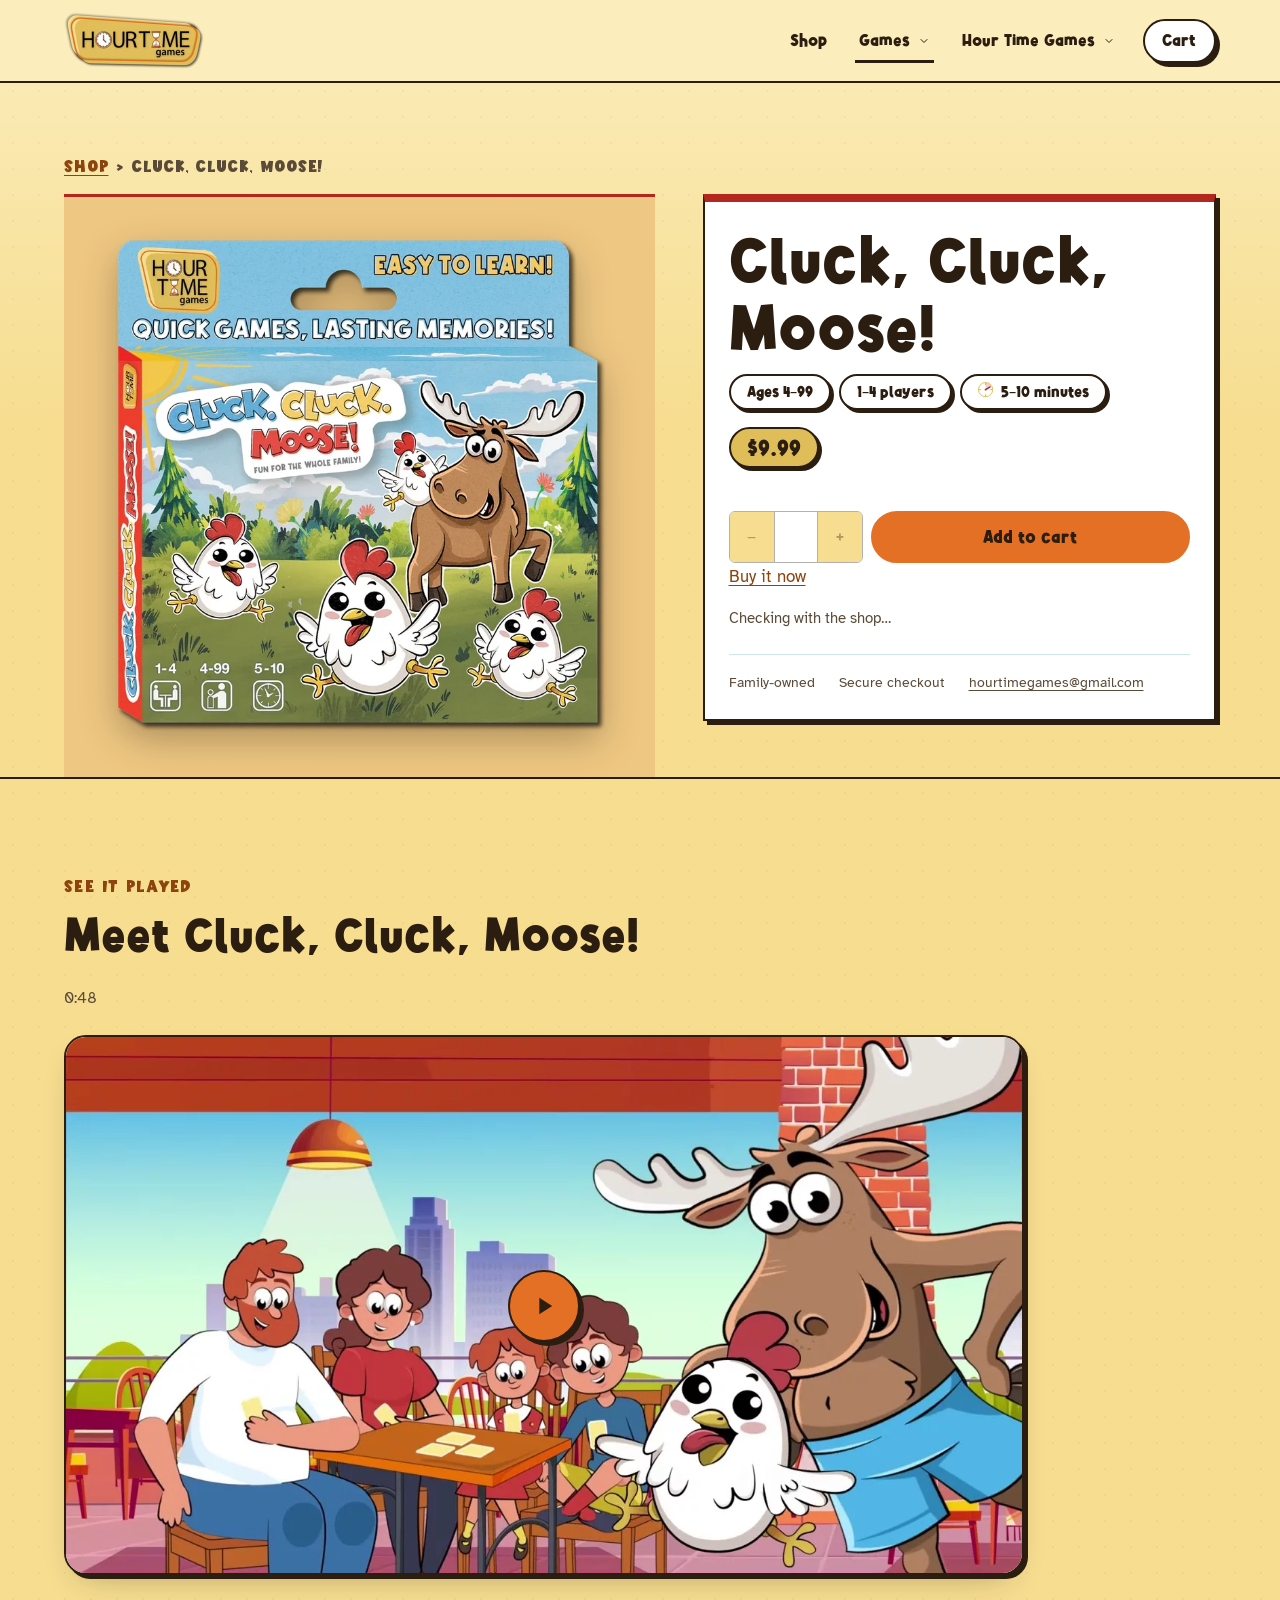
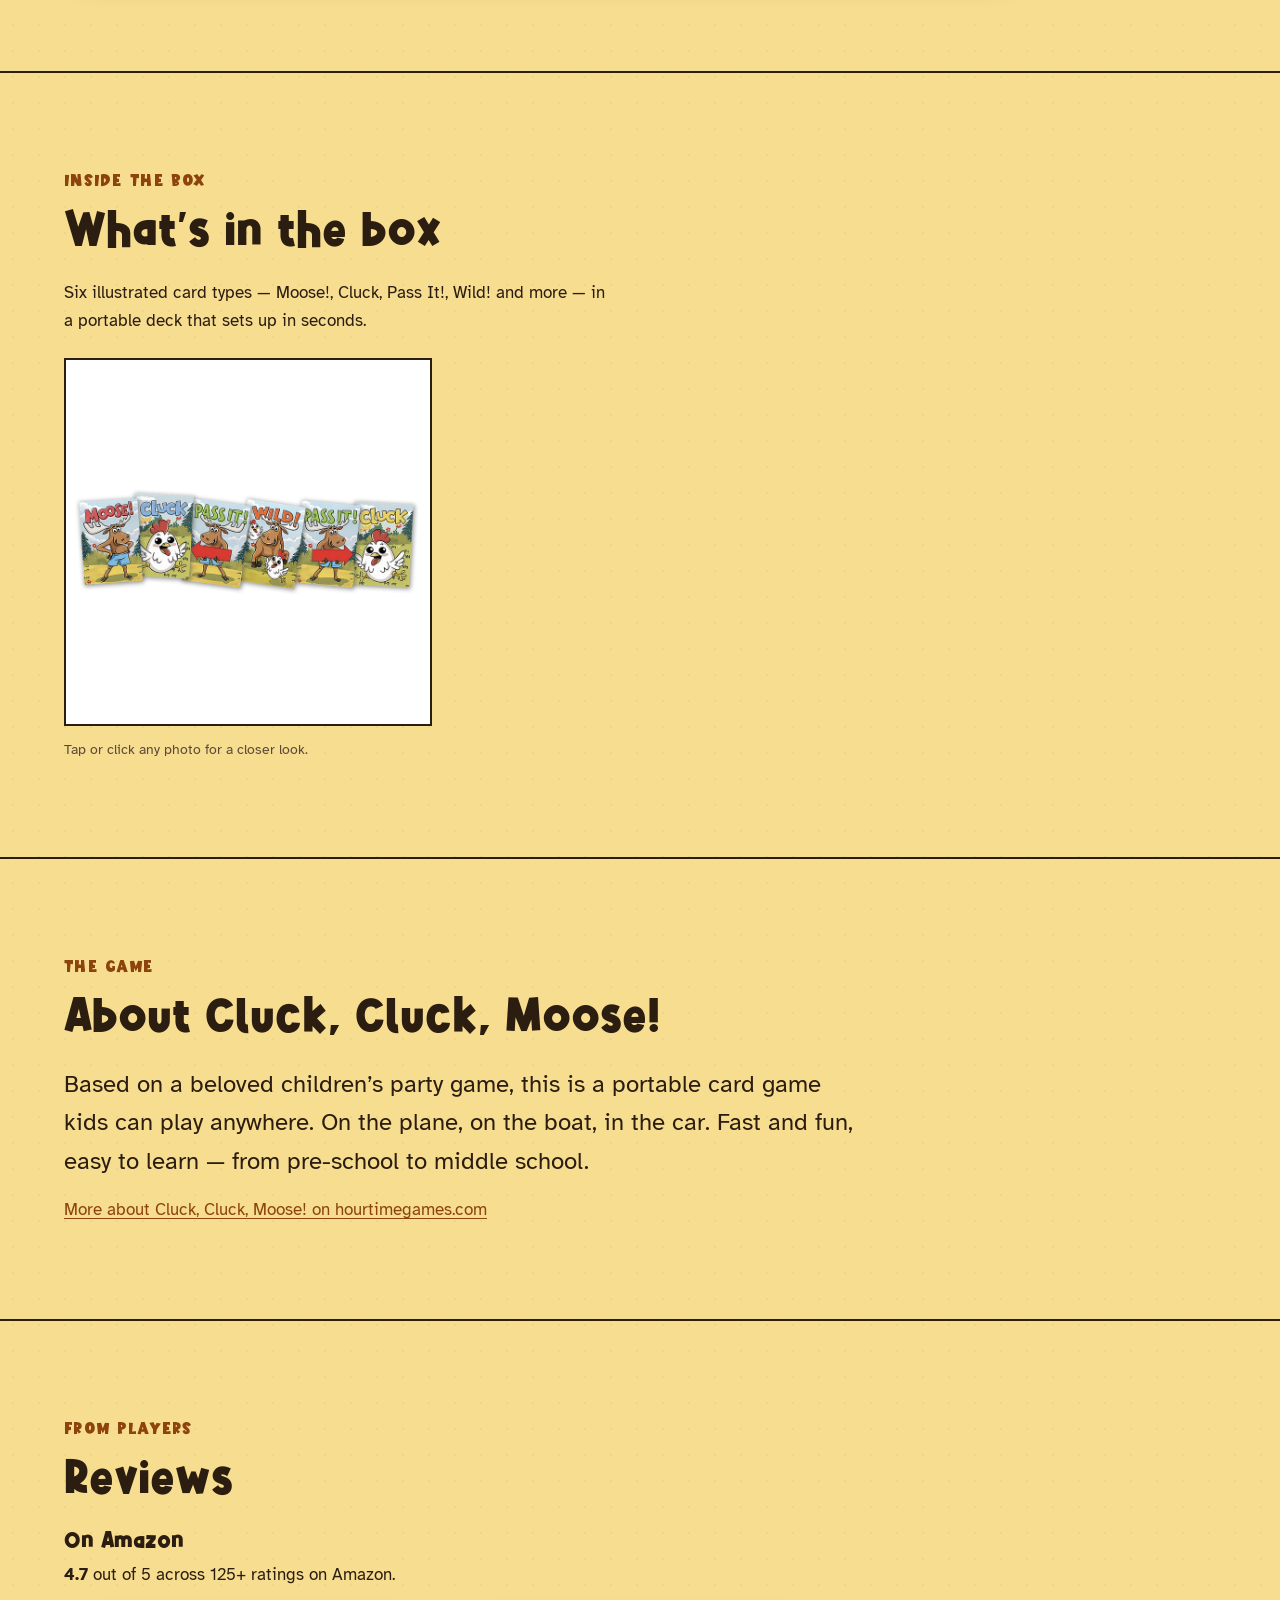
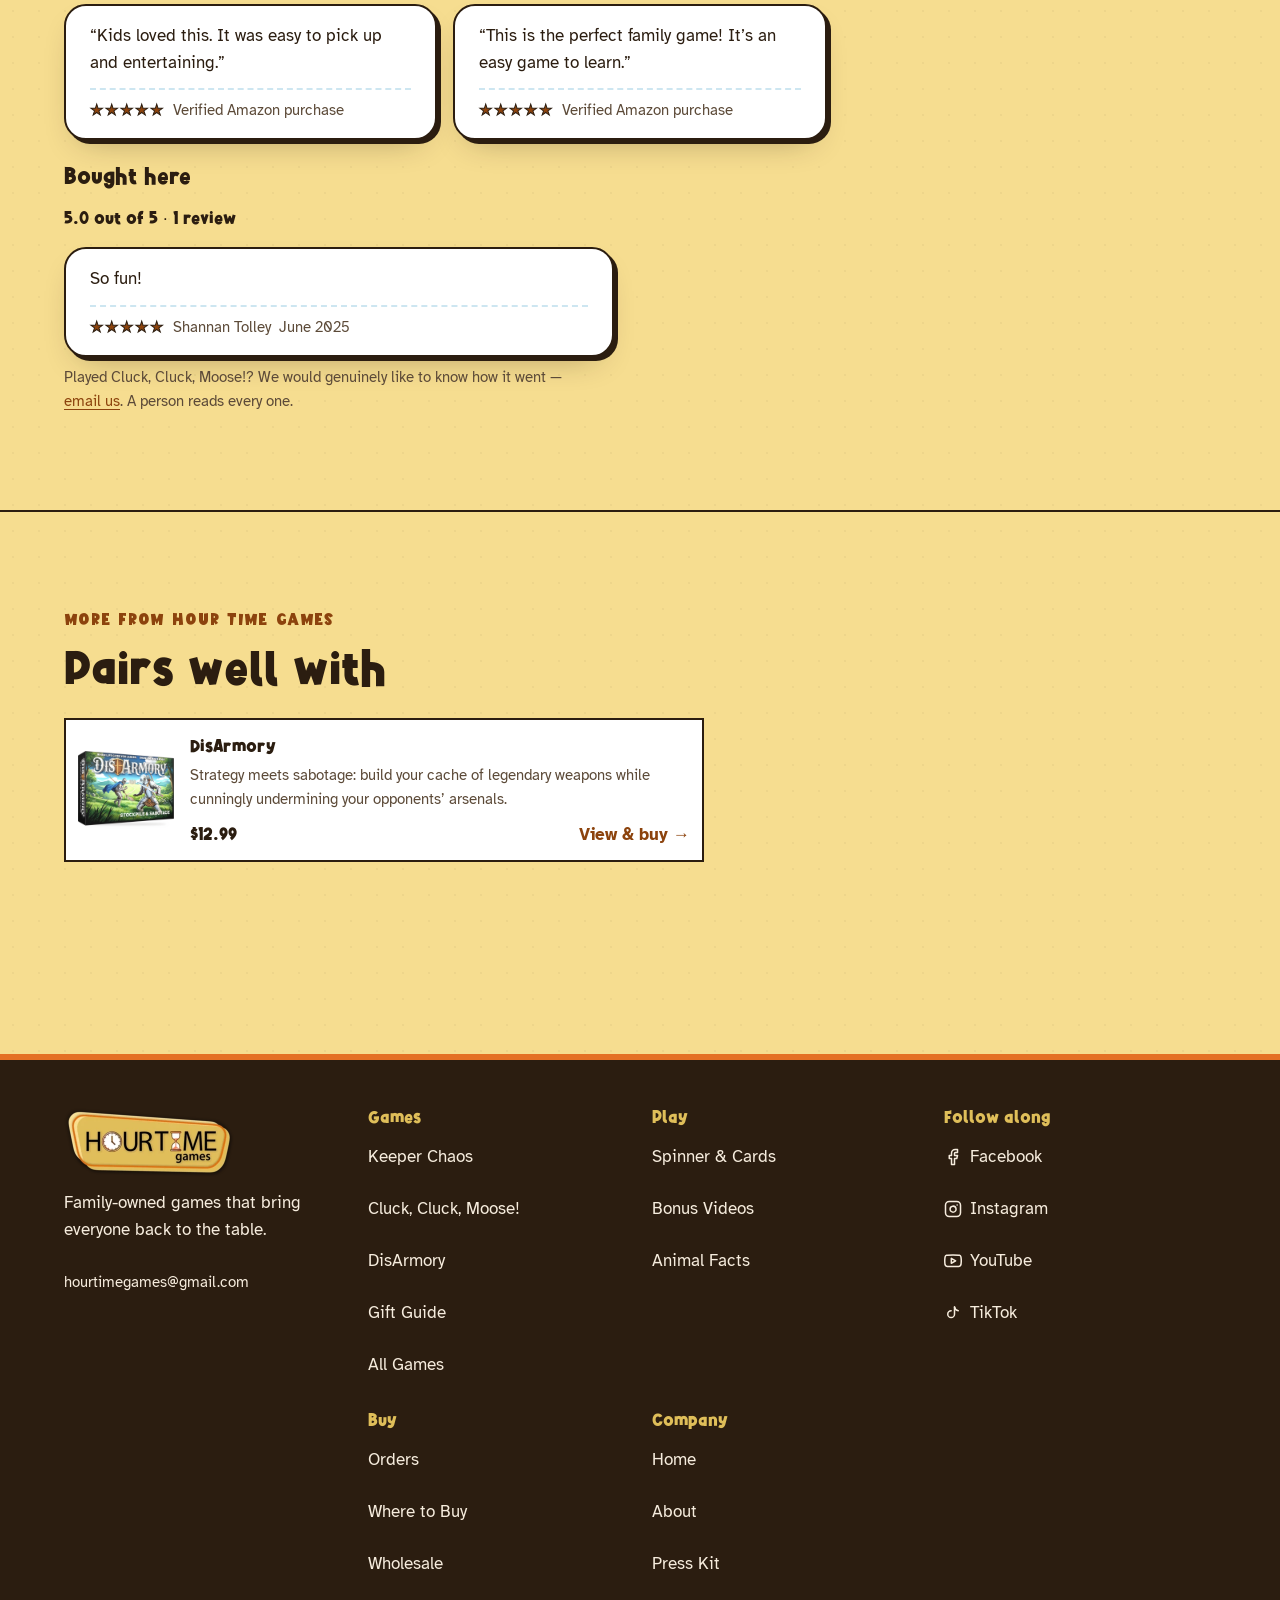
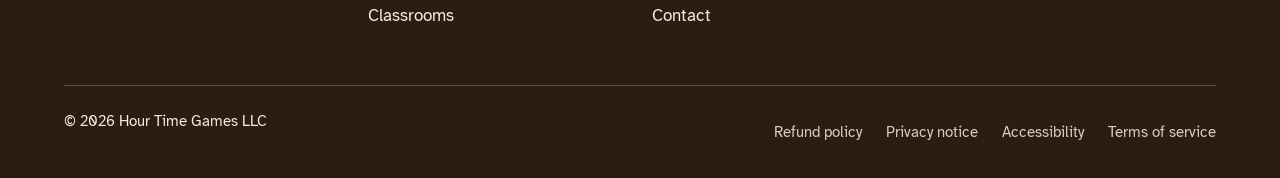
<file: shop/cluck-cluck-moose/index.html>
<!DOCTYPE html><html lang="en-US" data-colorway="d"><head><meta charset="utf-8"><script>document.documentElement.classList.add("js");document.addEventListener("DOMContentLoaded",function(){var cards=Array.prototype.slice.call(document.querySelectorAll(".settle"));if(!("IntersectionObserver"in window)||!cards.length){cards.forEach(function(c){c.classList.add("is-in")});return}var io=new IntersectionObserver(function(entries){entries.filter(function(e){return e.isIntersecting}).forEach(function(e,i){e.target.style.transitionDelay=Math.min(i,4)*70+"ms";e.target.classList.add("is-in");io.unobserve(e.target)})},{rootMargin:"0px 0px -80px 0px",threshold:0});cards.forEach(function(c){io.observe(c)});setTimeout(function(){cards.forEach(function(c,i){if(!c.classList.contains("is-in")){c.style.transitionDelay=Math.min(i,6)*60+"ms";c.classList.add("is-in");io.unobserve(c)}})},3e3)});
</script><meta name="viewport" content="width=device-width, initial-scale=1"><title>Cluck, Cluck, Moose! card game, ages 4+ | Hour Time Games</title><meta name="description" content="Buy Cluck, Cluck, Moose! direct from Hour Time Games: the pocket-sized card game for ages 4–99, 1–4 players, 5–10 minutes. Ships from our own shop."><meta name="robots" content="index, follow"><link rel="canonical" href="https://store.hourtimegames.com/shop/cluck-cluck-moose/"><script type="application/ld+json">{"@context":"https://schema.org","@type":"Organization","name":"Hour Time Games LLC","alternateName":"Hour Time Games","foundingDate":"2023-09-22","url":"https://store.hourtimegames.com/","logo":"https://store.hourtimegames.com/assets/logo-new.webp","sameAs":["https://facebook.com/profile.php?id=61562426546951","https://instagram.com/hourtimegames","https://youtube.com/@hourtimegames/videos","https://tiktok.com/@hourtimegames"]}</script><script type="application/ld+json">{"@context":"https://schema.org","@type":"Product","name":"Cluck, Cluck, Moose!","description":"Based on a beloved children’s party game, this is a portable card game kids can play anywhere. On the plane, on the boat, in the car. Fast and fun, easy to learn — from pre-school to middle school.","image":"https://store.hourtimegames.com/assets/cluck-box.webp","brand":{"@type":"Brand","name":"Hour Time Games"},"gtin12":"198715894608","aggregateRating":{"@type":"AggregateRating","ratingValue":5,"reviewCount":1},"additionalProperty":[{"@type":"PropertyValue","name":"Box fact","value":"Ages 4–99"},{"@type":"PropertyValue","name":"Box fact","value":"1–4 players"},{"@type":"PropertyValue","name":"Box fact","value":"5–10 minutes"}],"offers":{"@type":"Offer","url":"https://store.hourtimegames.com/shop/cluck-cluck-moose/","priceCurrency":"USD","price":"9.99","availability":"https://schema.org/InStock","itemCondition":"https://schema.org/NewCondition","hasMerchantReturnPolicy":{"@type":"MerchantReturnPolicy","applicableCountry":"US","returnPolicyCategory":"https://schema.org/MerchantReturnFiniteReturnWindow","merchantReturnDays":30,"returnMethod":"https://schema.org/ReturnByMail","returnFees":"https://schema.org/FreeReturn","returnShippingFeesAmount":{"@type":"MonetaryAmount","value":0,"currency":"USD"},"merchantReturnLink":"https://store.hourtimegames.com/shop/policies/refund-policy/"}}}</script><script type="application/ld+json">{"@context":"https://schema.org","@type":"BreadcrumbList","itemListElement":[{"@type":"ListItem","position":1,"name":"Shop","item":"https://store.hourtimegames.com/shop/"},{"@type":"ListItem","position":2,"name":"Cluck, Cluck, Moose!"}]}</script><script type="application/ld+json">{"@context":"https://schema.org","@type":"VideoObject","name":"Introducing Cluck, Cluck, Moose!","description":"Meet the fast, portable card game for kids (and everyone else).","thumbnailUrl":"https://store.hourtimegames.com/assets/cluck-video-poster.webp","uploadDate":"2025-03-01","duration":"PT0M48S","embedUrl":"https://www.youtube.com/embed/oCuA86XsD-o","contentUrl":"https://www.youtube.com/watch?v=oCuA86XsD-o"}</script><script>window.htgTrack=window.htgTrack||function(){};
</script><link rel="preload" as="image" href="/assets/cluck-box-800.webp" imagesrcset="/assets/cluck-box-480.webp 480w, /assets/cluck-box-800.webp 800w, /assets/cluck-box.webp 1000w" imagesizes="(min-width: 1000px) 640px, (min-width: 640px) 46vw, 92vw" fetchpriority="high"><link rel="preload" as="font" type="font/woff2" href="/assets/alphakind.woff2" crossorigin><link rel="preload" as="font" type="font/woff2" href="/assets/dinosaur.woff2" crossorigin><style>@font-face{font-family:Alphakind;src:url(/assets/alphakind.woff2)format("woff2");font-weight:400 700;font-display:swap}@font-face{font-family:Dinosaur;src:url(/assets/dinosaur.woff2)format("woff2");font-weight:400 700;font-display:swap}@font-face{font-family:Alphakind;src:url(/assets/glyph-patch.woff2)format("woff2");unicode-range:U+2013-2014,U+AE;ascent-override:96.9%;descent-override:22.2%;line-gap-override:2.8%;font-weight:400 700;font-display:swap}@font-face{font-family:Dinosaur;src:url(/assets/glyph-patch.woff2)format("woff2");unicode-range:U+2013-2014,U+AE;ascent-override:110%;descent-override:30%;line-gap-override:0%;font-weight:400 700;font-display:swap}</style><link rel="icon" type="image/png" href="/assets/favicon-new.png"><link rel="apple-touch-icon" href="/assets/apple-touch-icon-new.png"><link rel="manifest" href="/manifest.webmanifest"><meta name="theme-color" content="#fbedbc"><link rel="stylesheet" href="/colorway-d.css"><meta property="og:title" content="Cluck, Cluck, Moose! card game, ages 4+ | Hour Time Games"><meta property="og:description" content="Buy Cluck, Cluck, Moose! direct from Hour Time Games: the pocket-sized card game for ages 4–99, 1–4 players, 5–10 minutes. Ships from our own shop."><meta property="og:image" content="https://store.hourtimegames.com/assets/og-cluck.jpg"><meta property="og:image:alt" content="Cluck, Cluck, Moose!: ages 4–99, 1–4 players, 5–10 minutes, with six illustrated game cards: Moose!, Cluck, Pass It!, Wild!"><meta property="og:type" content="product"><meta property="og:site_name" content="Hour Time Games"><meta property="og:locale" content="en_US"><meta property="og:url" content="https://store.hourtimegames.com/shop/cluck-cluck-moose/"><meta name="twitter:card" content="summary_large_image"><link rel="stylesheet" href="/_astro/BaseLayout.DQX25uO4.css"><style>.faq-list[data-astro-cid-hemr5th4]{gap:var(--space-3);grid-template-columns:minmax(0,1fr);max-width:44rem;margin-inline:auto;display:grid}.faq-item[data-astro-cid-hemr5th4]{background:var(--card);border:var(--border-ink);border-radius:var(--radius-md);box-shadow:var(--shadow-token-sm)}.faq-item[data-astro-cid-hemr5th4] summary[data-astro-cid-hemr5th4]{cursor:pointer;font-family:var(--font-display);justify-content:space-between;align-items:flex-start;gap:min(1rem,16px);min-height:44px;padding:.9rem min(1.2rem,20px);font-size:1.08rem;font-weight:500;list-style:none;display:flex}.faq-item[data-astro-cid-hemr5th4] summary[data-astro-cid-hemr5th4]::-webkit-details-marker{display:none}.faq-marker[data-astro-cid-hemr5th4]{color:var(--rust);transition:transform var(--dur) ease;font-size:1.3rem;font-weight:600;line-height:1.4}.faq-item[data-astro-cid-hemr5th4][open] .faq-marker[data-astro-cid-hemr5th4]{transform:rotate(45deg)}.faq-item[data-astro-cid-hemr5th4] p[data-astro-cid-hemr5th4]{color:var(--ink-soft);max-width:var(--measure);margin:0;padding:0 min(1.2rem,20px) 1.1rem}.dial[data-astro-cid-r3lwuwpn]{align-items:baseline;gap:var(--space-2);display:inline-flex}.dial__svg[data-astro-cid-r3lwuwpn]{inline-size:var(--dial-size);block-size:var(--dial-size);flex:none}.dial__label[data-astro-cid-r3lwuwpn]{font-variant-numeric:tabular-nums}.dial__svg--draw[data-astro-cid-r3lwuwpn] path[data-astro-cid-r3lwuwpn]{stroke-dasharray:400;stroke-dashoffset:400px;animation:.4s ease-out forwards dial-draw}@keyframes dial-draw{to{stroke-dashoffset:0}}@media (prefers-reduced-motion:reduce){.dial__svg--draw[data-astro-cid-r3lwuwpn] path[data-astro-cid-r3lwuwpn]{stroke-dasharray:none;stroke-dashoffset:0;animation:none}}.trust-bar[data-astro-cid-lmn7abdq]{margin:var(--space-6) 0 0;padding:var(--space-4) 0 0;border-top:1px solid var(--paper-dark);gap:var(--space-2) var(--space-6);color:var(--ink-soft);flex-wrap:wrap;font-family:inherit;font-size:.9rem;list-style:none;display:flex}.trust-bar[data-astro-cid-lmn7abdq] a[data-astro-cid-lmn7abdq]{color:inherit}</style><link rel="stylesheet" href="/_astro/_handle_.Byjwl2AS.css"><style>.lightbox[data-astro-cid-ctzvhhbu]{max-width:min(92vw,1000px)}.lightbox[data-astro-cid-ctzvhhbu].is-wide{max-width:min(96vw,1560px)}.lightbox[data-astro-cid-ctzvhhbu]::backdrop{background:#2b1d10d1}.lightbox-body[data-astro-cid-ctzvhhbu]{gap:var(--space-3);padding:var(--space-4);display:grid}.lightbox-scroll[data-astro-cid-ctzvhhbu]{-webkit-overflow-scrolling:touch;overflow-x:auto}.lightbox[data-astro-cid-ctzvhhbu].is-pan .lightbox-body[data-astro-cid-ctzvhhbu] img[data-astro-cid-ctzvhhbu]{max-width:none;max-height:78vh}.lightbox-hint[data-astro-cid-ctzvhhbu]{font-family:var(--font-display);color:var(--green);margin:0;font-size:.92rem;font-weight:500}.lightbox-body[data-astro-cid-ctzvhhbu] img[data-astro-cid-ctzvhhbu]{border-radius:var(--radius-md);width:auto;max-width:100%;height:auto;max-height:72vh;margin-inline:auto}.lightbox-status[data-astro-cid-ctzvhhbu]{gap:var(--space-3);display:grid}.lightbox-count[data-astro-cid-ctzvhhbu]{font-family:var(--font-display);color:var(--ink-soft);margin:0;font-size:.9rem;font-weight:500}.lightbox-caption[data-astro-cid-ctzvhhbu]{color:var(--ink-soft);max-width:60ch;margin:0;font-size:.95rem}.lightbox-controls[data-astro-cid-ctzvhhbu]{gap:var(--space-2);background:var(--paper);margin:0 calc(-1 * var(--space-4)) calc(-1 * var(--space-4));padding:var(--space-2) var(--space-4) var(--space-4);flex-wrap:wrap;display:flex;position:sticky;bottom:0}.video-frame[data-astro-cid-7uxwnnnm]{margin:var(--space-6) 0 0;aspect-ratio:16/9;max-width:60rem;padding:0;overflow:hidden}.video-frame[data-astro-cid-7uxwnnnm] iframe{border:0;width:100%;height:100%;display:block}.video-length[data-astro-cid-7uxwnnnm]{margin:var(--space-1) 0 0;font-size:1rem}.video-facade[data-astro-cid-mx53csqf]{aspect-ratio:16/9;background:#000;display:block;position:relative}.video-facade[data-astro-cid-mx53csqf] img[data-astro-cid-mx53csqf]{object-fit:cover;width:100%;height:100%}.vf-play[data-astro-cid-mx53csqf]{background:var(--orange);width:72px;height:72px;color:var(--ink);border:var(--border-ink);box-shadow:var(--shadow-token);transition:transform var(--dur) var(--ease-pop);border-radius:50%;justify-content:center;align-items:center;margin:auto;display:flex;position:absolute;inset:0}.video-facade[data-astro-cid-mx53csqf].play-lower-center .vf-play[data-astro-cid-mx53csqf]{inset:auto 0 var(--space-1);margin:0 auto}@media (hover:hover){.video-facade[data-astro-cid-mx53csqf]:hover .vf-play[data-astro-cid-mx53csqf]{transform:scale(1.1)}}</style><link rel="stylesheet" href="/_astro/Cart.xndlLeaG.css"></head><body><a class="skip-link" href="#main-content">Skip to main content</a><header class="site-header" data-astro-cid-nen7h5rs><div class="wrap header-row" data-astro-cid-nen7h5rs><a class="brand" href="/shop/" data-astro-cid-nen7h5rs><img src="/assets/logo-new.webp" alt="Hour Time Games, home" width="140" height="57" data-astro-cid-nen7h5rs></a><a class="btn btn-sm mobile-buy cart-link" href="/shop/#cart" data-cart-link aria-label="Cart" data-astro-cid-nen7h5rs>Cart<span class="cart-link__count" data-cart-count hidden data-astro-cid-nen7h5rs></span></a><button class="nav-toggle" type="button" aria-expanded="false" aria-controls="site-nav" data-astro-cid-nen7h5rs><span class="nav-toggle-bars" aria-hidden="true" data-astro-cid-nen7h5rs></span><span class="nav-toggle-label" data-astro-cid-nen7h5rs>Menu</span></button><div class="nav-scrim" aria-hidden="true" data-astro-cid-nen7h5rs></div><nav id="site-nav" class="site-nav" aria-label="Main" data-astro-cid-nen7h5rs><ul data-astro-cid-nen7h5rs><li data-astro-cid-nen7h5rs><a href="/shop/" data-astro-cid-nen7h5rs>Shop</a></li><li class="has-sub" data-astro-cid-nen7h5rs><button class="sub-toggle" type="button" aria-expanded="false" aria-controls="store-products-sub" data-current="true" data-astro-cid-nen7h5rs>Games<span class="sr-only" data-astro-cid-nen7h5rs> (current section)</span><svg class="icon sub-caret" width="12" height="12" viewBox="0 0 24 24" fill="none" stroke="currentColor" stroke-linecap="round" stroke-linejoin="round" aria-hidden="true" data-astro-cid-nen7h5rs><path d="m6 9 6 6 6-6" data-astro-cid-nen7h5rs></path></svg></button><ul id="store-products-sub" class="sub-menu" data-astro-cid-nen7h5rs><li data-astro-cid-nen7h5rs><a href="/shop/keeper-chaos/" data-astro-cid-nen7h5rs>Keeper Chaos</a></li><li data-astro-cid-nen7h5rs><a href="/shop/cluck-cluck-moose/" aria-current="page" data-astro-cid-nen7h5rs>Cluck, Cluck, Moose!</a></li><li data-astro-cid-nen7h5rs><a href="/shop/disarmory/" data-astro-cid-nen7h5rs>DisArmory</a></li></ul></li><li class="has-sub" data-astro-cid-nen7h5rs><button class="sub-toggle" type="button" aria-expanded="false" aria-controls="store-explore-sub" data-astro-cid-nen7h5rs>Hour Time Games<svg class="icon sub-caret" width="12" height="12" viewBox="0 0 24 24" fill="none" stroke="currentColor" stroke-linecap="round" stroke-linejoin="round" aria-hidden="true" data-astro-cid-nen7h5rs><path d="m6 9 6 6 6-6" data-astro-cid-nen7h5rs></path></svg></button><ul id="store-explore-sub" class="sub-menu" data-astro-cid-nen7h5rs><li data-astro-cid-nen7h5rs><a href="https://www.hourtimegames.com/" rel="external noopener" data-astro-cid-nen7h5rs>Home</a></li><li data-astro-cid-nen7h5rs><a href="https://www.hourtimegames.com/games/" rel="external noopener" data-astro-cid-nen7h5rs>All Games</a></li><li data-astro-cid-nen7h5rs><a href="https://www.hourtimegames.com/where-to-buy/" rel="external noopener" data-astro-cid-nen7h5rs>Where to Buy</a></li><li data-astro-cid-nen7h5rs><a href="https://www.hourtimegames.com/play/" rel="external noopener" data-astro-cid-nen7h5rs>Play Spinner &amp; Cards</a></li><li data-astro-cid-nen7h5rs><a href="https://www.hourtimegames.com/bonus/" rel="external noopener" data-astro-cid-nen7h5rs>Bonus Videos</a></li><li data-astro-cid-nen7h5rs><a href="https://www.hourtimegames.com/animal-facts/" rel="external noopener" data-astro-cid-nen7h5rs>Animal Facts</a></li><li data-astro-cid-nen7h5rs><a href="https://www.hourtimegames.com/wholesale/" rel="external noopener" data-astro-cid-nen7h5rs>Wholesale</a></li></ul></li><script type="module" src="/_astro/CartBadge.astro_astro_type_script_index_0_lang.Cj0iWwWM.js"></script><style>{`
            .cart-link__count::before { content: ' ('; }
            .cart-link__count::after  { content: ')'; }
          `}</style><li class="nav-cta" data-astro-cid-nen7h5rs><a class="btn btn-sm cart-link" href="/shop/#cart" data-cart-link aria-label="Cart" data-astro-cid-nen7h5rs>Cart<span class="cart-link__count" data-cart-count hidden data-astro-cid-nen7h5rs></span></a></li></ul></nav></div></header><script type="module">var e=document.querySelector(`.nav-toggle`),t=document.getElementById(`site-nav`),n=e?.querySelector(`.nav-toggle-label`),r=()=>e?.getAttribute(`aria-expanded`)===`true`,i=document.querySelector(`.nav-scrim`);function a(r2){e?.setAttribute(`aria-expanded`,String(r2)),t?.classList.toggle(`is-open`,r2),e?.classList.toggle(`is-open`,r2),i?.classList.toggle(`is-open`,r2),document.body.classList.toggle(`menu-open`,r2),n&&(n.textContent=r2?`Close`:`Menu`),l(r2),o(r2)}function o(e2){if(!t)return;if(!e2){t.style.maxHeight=``;return}let n2=document.querySelector(`.site-header`),r2=n2?n2.getBoundingClientRect().bottom:0;t.style.maxHeight=`${Math.max(160,window.innerHeight-r2)}px`}window.addEventListener(`resize`,()=>{r()&&o(true)});var s=()=>[...document.body.children].filter(e2=>e2!==t&&!e2.contains(t)&&!e2.classList.contains(`nav-scrim`)),c=`inert`in HTMLElement.prototype;function l(e2){if(c)for(let t2 of s())t2.inert=e2}var u=`a[href], button:not([disabled]), input:not([disabled]), summary, [tabindex]:not([tabindex="-1"])`;document.addEventListener(`keydown`,n2=>{if(n2.key!==`Tab`||!r()||c)return;let i2=[e,...[...t.querySelectorAll(u)].filter(e2=>e2.offsetParent!==null)];if(!i2.length)return;let a2=i2[0],o2=i2[i2.length-1];n2.shiftKey&&document.activeElement===a2?(n2.preventDefault(),o2.focus()):!n2.shiftKey&&document.activeElement===o2&&(n2.preventDefault(),a2.focus())}),e?.addEventListener(`click`,()=>a(!r())),document.addEventListener(`keydown`,t2=>{t2.key===`Escape`&&r()&&(a(false),e?.focus())}),document.addEventListener(`click`,n2=>{if(!r())return;let i2=n2.target;!t?.contains(i2)&&!e?.contains(i2)&&a(false)}),t?.addEventListener(`click`,e2=>{e2.target.closest(`a`)&&a(false)});var d=[...document.querySelectorAll(`.sub-toggle`)].map(e2=>({btn:e2,menu:document.getElementById(e2.getAttribute(`aria-controls`))})),f=e2=>e2.btn.getAttribute(`aria-expanded`)===`true`;function p(e2,t2){e2.btn.setAttribute(`aria-expanded`,String(t2)),e2.menu.classList.toggle(`is-open`,t2)}d.forEach(e2=>{e2.btn.addEventListener(`click`,()=>{let t2=!f(e2);d.forEach(n2=>p(n2,n2===e2&&t2))})}),document.addEventListener(`keydown`,e2=>{if(e2.key!==`Escape`||r())return;let t2=d.find(f);t2&&(p(t2,false),t2.btn.focus())}),document.addEventListener(`click`,e2=>{let t2=e2.target;d.forEach(e3=>{f(e3)&&!e3.menu.contains(t2)&&!e3.btn.contains(t2)&&p(e3,false)})});
</script><main id="main-content"><span hidden data-analytics-item="{&quot;item_id&quot;:&quot;cluck-cluck-moose&quot;,&quot;item_name&quot;:&quot;Cluck, Cluck, Moose!&quot;,&quot;price&quot;:9.99}" data-astro-cid-wslx7g5h></span><article class="product" style="--accent: var(--cluck-red); --intrinsic: 1000px" data-astro-cid-wslx7g5h><nav class="wrap product-crumb" aria-label="Breadcrumb" data-astro-cid-wslx7g5h><a href="/shop/" data-astro-cid-wslx7g5h>Shop</a><span aria-hidden="true" data-astro-cid-wslx7g5h>›</span><span aria-current="page" data-astro-cid-wslx7g5h>Cluck, Cluck, Moose!</span></nav><div class="wrap product-grid" data-astro-cid-wslx7g5h><div class="product-art" data-astro-cid-wslx7g5h><img src="/assets/cluck-box.webp" srcset="/assets/cluck-box-480.webp 480w, /assets/cluck-box-800.webp 800w, /assets/cluck-box.webp 1000w" sizes="(min-width: 1000px) 640px, (min-width: 640px) 46vw, 92vw" alt="Cluck, Cluck, Moose! card game box with a cartoon chicken and moose" width="1000" height="981" fetchpriority="high" decoding="async" data-astro-cid-wslx7g5h></div><div class="buy-panel" data-astro-cid-wslx7g5h><h1 class="product-title" data-astro-cid-wslx7g5h>Cluck, Cluck, Moose!</h1><ul class="chips buy-facts" data-astro-cid-wslx7g5h><li data-astro-cid-wslx7g5h>Ages 4–99</li><li data-astro-cid-wslx7g5h>1–4 players</li><li class="buy-facts__dial" data-astro-cid-wslx7g5h><span class="dial" style="--dial-size: 16px; --dial-accent: var(--cluck-red);" data-astro-cid-r3lwuwpn><svg class="dial__svg dial__svg--draw" width="16" height="16" viewBox="0 0 16 16" aria-hidden="true" focusable="false" data-astro-cid-r3lwuwpn><circle cx="8" cy="8" r="7.5" fill="var(--card, #fff)" stroke="var(--yellow)" stroke-width="1" data-astro-cid-r3lwuwpn></circle><line x1="8" y1="3" x2="8" y2="1" stroke="var(--ink)" stroke-width="1" opacity="0.35" data-astro-cid-r3lwuwpn></line><line x1="13" y1="8" x2="15" y2="8" stroke="var(--ink)" stroke-width="1" opacity="0.35" data-astro-cid-r3lwuwpn></line><line x1="8" y1="13" x2="8" y2="15" stroke="var(--ink)" stroke-width="1" opacity="0.35" data-astro-cid-r3lwuwpn></line><line x1="3" y1="8" x2="1" y2="8" stroke="var(--ink)" stroke-width="1" opacity="0.35" data-astro-cid-r3lwuwpn></line><path d="M 8 8 L 8 1 A 7 7 0 0 1 14.06 4.5 Z" fill="var(--dial-accent)" opacity="0.22" data-astro-cid-r3lwuwpn></path><line x1="8" y1="8" x2="12.76" y2="5.25" stroke="var(--dial-accent)" stroke-width="1.5" stroke-linecap="round" data-astro-cid-r3lwuwpn></line><circle cx="8" cy="8" r="1" fill="var(--dial-accent)" data-astro-cid-r3lwuwpn></circle></svg><span class="dial__label" data-astro-cid-r3lwuwpn>5–10 minutes</span></span></li></ul><div class="live-price" data-handle="cluck-cluck-moose" data-state="ready" data-snapshot-cents="999" aria-live="polite" data-astro-cid-e6lcirve><div class="live-price__stack" data-astro-cid-e6lcirve><p class="live-price__state" data-when="ready" data-astro-cid-e6lcirve><span class="live-price__value" data-price-slot data-snapshot-at="2026-09-01T14:00:00Z" data-astro-cid-e6lcirve>$9.99</span><span class="live-price__flag" data-sold-out data-astro-cid-e6lcirve></span></p><p class="live-price__state live-price__state--updated" data-when="updated" data-astro-cid-e6lcirve><span class="live-price__value" data-price-slot-updated data-astro-cid-e6lcirve></span><span class="live-price__notice" data-astro-cid-e6lcirve>Price updated</span></p></div></div><script type="module" src="/_astro/LivePrice.astro_astro_type_script_index_0_lang.HO14lDrF.js"></script><div class="product-purchase" data-astro-cid-wslx7g5h><div class="product-qty" data-qty-control data-handle="cluck-cluck-moose" data-enabled="false" data-astro-cid-wslx7g5h><span class="sr-only" id="qty-label-cluck-cluck-moose" data-astro-cid-wslx7g5h>Quantity</span><button type="button" class="product-qty__step" data-qty-step="dec" aria-label="Decrease quantity" disabled data-astro-cid-wslx7g5h>−</button><output class="product-qty__value" data-qty-value aria-labelledby="qty-label-cluck-cluck-moose" data-astro-cid-wslx7g5h></output><button type="button" class="product-qty__step" data-qty-step="inc" aria-label="Increase quantity" disabled data-astro-cid-wslx7g5h>+</button></div><button class="btn btn-primary product-buy" type="button" disabled data-buy data-handle="cluck-cluck-moose" data-item-name="Cluck, Cluck, Moose!" data-item-price="9.99" data-astro-cid-wslx7g5h>Add to cart</button></div><a class="product-express" href="https://4ff644-42.myshopify.com/cart/41864243150983:1" rel="nofollow" data-astro-cid-wslx7g5h>Buy it now</a><!-- Revealed by LivePrice, never written by it: the copy has to be in
             the document for the browser to reserve the room it takes.
             Hidden, not absent. --><p class="product-note product-note--purchase" data-purchase-note data-buy-note data-handle="cluck-cluck-moose" data-shown="false" data-astro-cid-wslx7g5h></p><ul class="trust-bar buy-trust" aria-label="About buying from us" data-astro-cid-lmn7abdq><li data-astro-cid-lmn7abdq>Family-owned</li><li data-astro-cid-lmn7abdq>Secure checkout</li><li data-astro-cid-lmn7abdq><a href="mailto:hourtimegames@gmail.com" data-astro-cid-lmn7abdq>hourtimegames@gmail.com</a></li></ul></div></div><script type="application/json" data-cart-pairings>{"41503652282503":{"handle":"cluck-cluck-moose","title":"Cluck, Cluck, Moose!","image":"/assets/cluck-box-480.webp","alt":"Cluck, Cluck, Moose! card game box with a cartoon chicken and moose","variantId":"41864243150983"},"41864243150983":{"handle":"disarmory","title":"DisArmory","image":"/assets/disarmory-box-480.webp","alt":"DisArmory game box: two armored knights dueling in a green meadow on the lid, with the tagline Stockpile & Sabotage","variantId":"43497812721799"},"43497812721799":{"handle":"keeper-chaos","title":"Keeper Chaos","image":"/assets/keeper-box-480.webp","alt":"Keeper Chaos board game box with illustrated zoo animals and safari-hat logo","variantId":"41503652282503"}}</script><script type="application/json" data-ship-dates>{"43497812721799":"December 8, 2026"}</script><script type="application/json" data-off-general>{"41503652282503":"keeper-chaos"}</script><dialog class="cart" id="cart" data-cart-inline aria-labelledby="cart-heading" data-astro-cid-mxchjpe6><h2 class="cart__heading" id="cart-heading" tabindex="-1" data-cart-focus data-astro-cid-mxchjpe6>Your cart<span class="sr-only" data-cart-count-unit="sep" hidden data-astro-cid-mxchjpe6>, </span><span class="cart__count" data-cart-count hidden data-astro-cid-mxchjpe6>0</span><span class="sr-only" data-cart-count-unit="items" hidden data-astro-cid-mxchjpe6> items</span></h2><p class="cart__status" data-cart-status role="status" aria-live="polite" tabindex="-1" data-astro-cid-mxchjpe6></p><ul class="cart__rows" data-cart-rows aria-label="Items in your cart" data-astro-cid-mxchjpe6></ul><div class="cart__empty" data-cart-empty hidden data-astro-cid-mxchjpe6><p class="cart__empty-lead" data-astro-cid-mxchjpe6>Nothing in your cart yet.</p><ul class="cart__empty-links" data-astro-cid-mxchjpe6><li data-astro-cid-mxchjpe6><a href="/shop/keeper-chaos/" data-astro-cid-mxchjpe6>Keeper Chaos</a></li><li data-astro-cid-mxchjpe6><a href="/shop/cluck-cluck-moose/" data-astro-cid-mxchjpe6>Cluck, Cluck, Moose!</a></li><li data-astro-cid-mxchjpe6><a href="/shop/disarmory/" data-astro-cid-mxchjpe6>DisArmory</a></li></ul></div><div class="cart__summary" data-cart-summary data-astro-cid-mxchjpe6></div><div class="cart__cross" data-cart-cross hidden data-astro-cid-mxchjpe6><p class="cart__cross-label" data-astro-cid-mxchjpe6>Pairs well with</p><a class="cart__cross-link" data-cart-cross-link href="" data-astro-cid-mxchjpe6><img class="cart__cross-art" data-cart-cross-art alt="" width="64" height="64" loading="lazy" decoding="async" data-astro-cid-mxchjpe6><span class="cart__cross-name" data-cart-cross-name data-astro-cid-mxchjpe6></span></a></div><details class="cart__discount" data-astro-cid-mxchjpe6><summary data-astro-cid-mxchjpe6>Have a discount code?</summary><div class="cart__discount-body" data-astro-cid-mxchjpe6><label class="sr-only" for="cart-discount" data-astro-cid-mxchjpe6>Discount code</label><input id="cart-discount" type="text" name="discount" autocomplete="off" autocapitalize="characters" spellcheck="false" data-cart-discount placeholder="e.g. FAMILY10" data-astro-cid-mxchjpe6><p class="cart__discount-note" data-astro-cid-mxchjpe6>Applied at checkout, where the total is worked out.</p></div></details><button class="btn btn-primary cart__checkout" type="button" disabled data-cart-checkout data-astro-cid-mxchjpe6>Checkout</button><button class="btn cart__shop-pay" type="button" disabled data-cart-shop-pay data-astro-cid-mxchjpe6>Buy with Shop Pay</button><p class="cart__note" data-astro-cid-mxchjpe6>You finish your order on Shopify, where shipping and tax are worked out.</p><button type="button" class="cart__close" data-cart-close aria-label="Close cart" data-astro-cid-mxchjpe6><span aria-hidden="true" data-astro-cid-mxchjpe6>&times;</span></button></dialog><script type="module" src="/_astro/Cart.astro_astro_type_script_index_0_lang.D5vk8jWS.js"></script><script id="cart-catalogue" type="application/json">[{"handle":"keeper-chaos","title":"Keeper Chaos","image":"/assets/keeper-box-480.webp","imageAlt":"Keeper Chaos board game box with illustrated zoo animals and safari-hat logo"},{"handle":"cluck-cluck-moose","title":"Cluck, Cluck, Moose!","image":"/assets/cluck-box-480.webp","imageAlt":"Cluck, Cluck, Moose! card game box with a cartoon chicken and moose"},{"handle":"disarmory","title":"DisArmory","image":"/assets/disarmory-box-480.webp","imageAlt":"DisArmory game box: two armored knights dueling in a green meadow on the lid, with the tagline Stockpile & Sabotage"}]</script><script id="cart-identities" type="application/json">[{"handle":"keeper-chaos","title":"Keeper Chaos","image":"/assets/keeper-box-480.webp","imageAlt":"Keeper Chaos board game box with illustrated zoo animals and safari-hat logo"},{"handle":"cluck-cluck-moose","title":"Cluck, Cluck, Moose!","image":"/assets/cluck-box-480.webp","imageAlt":"Cluck, Cluck, Moose! card game box with a cartoon chicken and moose"},{"handle":"knock-knock","title":"Knock-Knock","image":"/assets/knock-knock.webp","imageAlt":"Knock-Knock game box mockup with a dark wooden door design"},{"handle":"disarmory","title":"DisArmory","image":"/assets/disarmory-box-480.webp","imageAlt":"DisArmory game box: two armored knights dueling in a green meadow on the lid, with the tagline Stockpile & Sabotage"}]</script><section class="section" id="video" aria-labelledby="video-title" data-astro-cid-7uxwnnnm><div class="wrap" data-astro-cid-7uxwnnnm><p class="kicker" data-astro-cid-7uxwnnnm>See it played</p><h2 class="section-title" id="video-title" data-astro-cid-7uxwnnnm>Meet Cluck, Cluck, Moose!</h2><p class="video-length" data-astro-cid-7uxwnnnm><span class="sr-only" data-astro-cid-7uxwnnnm>Watch time </span>0:48</p><div class="video-frame token-card" data-astro-cid-7uxwnnnm><a class="video-facade no-ext-icon js-opens-viewer" href="https://www.youtube.com/watch?v=oCuA86XsD-o" target="_blank" rel="external noopener" data-video-id="oCuA86XsD-o" data-title="Introducing Cluck, Cluck, Moose!" data-video-kind="howto" data-video-game="cluck-cluck-moose" data-astro-cid-mx53csqf><img src="/assets/cluck-video-poster.webp" srcset="/assets/cluck-video-poster-800.webp 800w, /assets/cluck-video-poster.webp 1280w" sizes="(min-width: 1200px) 960px, 92vw" alt="Still from the video: Introducing Cluck, Cluck, Moose!" width="1280" height="720" loading="lazy" data-astro-cid-mx53csqf><span class="vf-play" aria-hidden="true" data-astro-cid-mx53csqf><svg width="28" height="28" viewBox="0 0 24 24" fill="currentColor" data-astro-cid-mx53csqf><path d="M8 5v14l11-7z" data-astro-cid-mx53csqf></path></svg></span><span class="sr-only" data-astro-cid-mx53csqf>Play video: Introducing Cluck, Cluck, Moose! on YouTube (opens in a new tab)</span></a><script type="module">var e=false,t=()=>{if(e)return;e=true;let t2=document.createElement(`link`);t2.rel=`preconnect`,t2.href=`https://www.youtube-nocookie.com`,t2.crossOrigin=``,document.head.appendChild(t2)},n=(e2,t2)=>{e2.preventDefault(),document.querySelectorAll(`iframe[src*="youtube-nocookie"]`).forEach(e3=>{e3.contentWindow?.postMessage(`{"event":"command","func":"pauseVideo","args":""}`,`*`)});let n2=document.createElement(`iframe`);n2.src=`https://www.youtube-nocookie.com/embed/${t2.dataset.videoId}?autoplay=1&rel=0&enablejsapi=1&cc_load_policy=3`,n2.title=t2.dataset.title||`Video`,n2.allow=`accelerometer; autoplay; encrypted-media; picture-in-picture`,n2.allowFullscreen=true,n2.style.cssText=`display:block;width:100%;aspect-ratio:16/9;border:0`,n2.addEventListener(`load`,()=>{let e3=()=>[`captions`,`cc`].forEach(e4=>{n2.contentWindow?.postMessage(JSON.stringify({event:`command`,func:`unloadModule`,args:[e4]}),`*`)});e3(),setTimeout(e3,1500)}),t2.replaceWith(n2),n2.focus()};document.querySelectorAll(`.video-facade`).forEach(e2=>{e2.addEventListener(`pointerenter`,t,{once:true}),e2.addEventListener(`focus`,t,{once:true}),e2.addEventListener(`click`,t2=>{window.htgTrack(`video_play`,{game:e2.dataset.videoGame||`none`,kind:e2.dataset.videoKind||`howto`,title:(e2.dataset.title||``).slice(0,60)});let r=document.querySelector(`[data-video-tv]`),i=r?.querySelector(`[data-tv-screen]`);if(!r||!i)return n(t2,e2);t2.preventDefault();let a=e2.dataset.title||`Video`;document.querySelectorAll(`iframe[src*="youtube-nocookie"]`).forEach(e3=>{e3.contentWindow?.postMessage(`{"event":"command","func":"pauseVideo","args":""}`,`*`)});let o=r.hasAttribute(`hidden`);o&&(r.removeAttribute(`hidden`),r.dataset.state=`arriving`,setTimeout(()=>{r.dataset.state=`playing`},420));let s=i.querySelector(`iframe`);s||(s=document.createElement(`iframe`),s.allow=`accelerometer; autoplay; encrypted-media; picture-in-picture`,s.allowFullscreen=true,s.addEventListener(`load`,()=>{let e3=()=>[`captions`,`cc`].forEach(e4=>{s.contentWindow?.postMessage(JSON.stringify({event:`command`,func:`unloadModule`,args:[e4]}),`*`)});e3(),setTimeout(e3,1500)}),i.appendChild(s)),s.src=`https://www.youtube-nocookie.com/embed/${e2.dataset.videoId}?autoplay=1&rel=0&enablejsapi=1&cc_load_policy=3`,s.title=a;let c=r.querySelector(`[data-tv-title]`);c&&(c.textContent=a);let l=r.querySelector(`[data-tv-status]`);l&&(l.textContent=``,requestAnimationFrame(()=>{l.textContent=`Now playing: ${a}`})),document.querySelectorAll(`.video-card[data-playing]`).forEach(e3=>{e3.removeAttribute(`data-playing`);let t3=e3.querySelector(`[data-now-playing-label]`);t3&&(t3.textContent=``)});let u=e2.closest(`.video-card`);u?.setAttribute(`data-playing`,``);let d=u?.querySelector(`[data-now-playing-label]`);d&&(d.textContent=`Now playing. `),o&&(r.scrollIntoView({block:`nearest`,behavior:`smooth`}),c?.focus())})});
</script></div></div></section><section class="section pdp-section" aria-labelledby="contents-head" data-astro-cid-wslx7g5h><div class="wrap" data-astro-cid-wslx7g5h><p class="kicker" data-astro-cid-wslx7g5h>Inside the box</p><h2 class="section-title" id="contents-head" data-astro-cid-wslx7g5h>What&rsquo;s in the box</h2><p class="pdp-contents" data-astro-cid-wslx7g5h>Six illustrated card types — Moose!, Cluck, Pass It!, Wild! and more — in a portable deck that sets up in seconds.</p><ul class="pdp-gallery__grid" data-astro-cid-wslx7g5h><li data-astro-cid-wslx7g5h><a href="/assets/cluck-gallery-cards.webp" data-astro-cid-wslx7g5h><img src="/assets/cluck-gallery-cards.webp" alt="Six illustrated Cluck, Cluck, Moose! cards fanned in a row: Moose!, Cluck, Pass It!, Wild!, and more, each with a cartoon chicken or moose" width="1500" height="464" loading="eager" fetchpriority="high" decoding="async" data-astro-cid-wslx7g5h></a></li></ul><p class="gallery-hint" data-astro-cid-wslx7g5h>Tap or click any photo for a closer look.</p><dialog class="lightbox" aria-label="Photo viewer" data-trigger=".pdp-gallery__grid a" data-astro-cid-ctzvhhbu><div class="lightbox-body" data-astro-cid-ctzvhhbu><div class="lightbox-scroll" data-astro-cid-ctzvhhbu><img alt="" data-dynamic-src data-astro-cid-ctzvhhbu></div><div class="lightbox-status" role="status" aria-live="polite" data-astro-cid-ctzvhhbu><p class="lightbox-count" data-astro-cid-ctzvhhbu></p><p class="lightbox-caption" data-astro-cid-ctzvhhbu></p></div><p class="lightbox-hint" hidden data-astro-cid-ctzvhhbu>Scroll sideways to see every card full size.</p><div class="lightbox-controls" data-astro-cid-ctzvhhbu><button class="btn btn-sm lb-prev" type="button" data-astro-cid-ctzvhhbu>Previous</button><button class="btn btn-sm lb-next" type="button" data-astro-cid-ctzvhhbu>Next</button><button class="btn btn-sm lb-close" type="button" data-astro-cid-ctzvhhbu>Close</button></div></div></dialog><script type="module">var e=document.querySelector(`.lightbox`),t=Array.from(document.querySelectorAll(e?.dataset.trigger||`.gallery-grid a`)),n=t.length<2;n&&(e?.querySelectorAll(`.lb-prev, .lb-next`).forEach(e2=>e2.remove()),e?.querySelector(`.lightbox-count`)?.remove());var r=e?.querySelector(`img`),i=e?.querySelector(`.lightbox-caption`),a=0,o=n2=>{if(!r||!i)return;a=(n2+t.length)%t.length;let o2=t[a],s=o2.querySelector(`img`);r.src=o2.href,r.alt=``,i.textContent=s.alt;let c=e?.querySelector(`.lightbox-count`);c&&(c.textContent=`${a+1} of ${t.length}`),r.addEventListener(`load`,()=>{let t2=e?.querySelector(`.lightbox-scroll`),n3=e?.querySelector(`.lightbox-hint`);n3&&(n3.hidden=!(t2&&t2.scrollWidth>t2.clientWidth+8))},{once:true})};e&&typeof e.showModal==`function`&&t.length&&(t.forEach((t2,n2)=>t2.addEventListener(`click`,t3=>{t3.preventDefault(),document.querySelectorAll(`iframe[src*="youtube-nocookie"]`).forEach(e2=>{e2.contentWindow?.postMessage(`{"event":"command","func":"pauseVideo","args":""}`,`*`)}),o(n2),e.showModal(),document.body.classList.add(`modal-open`)})),e.addEventListener(`close`,()=>{document.body.classList.remove(`modal-open`)}),e.querySelector(`.lb-prev`)?.addEventListener(`click`,()=>o(a-1)),e.querySelector(`.lb-next`)?.addEventListener(`click`,()=>o(a+1)),e.querySelector(`.lb-close`)?.addEventListener(`click`,()=>e.close()),e.addEventListener(`click`,t2=>{t2.target===e&&e.close()}),n||e.addEventListener(`keydown`,e2=>{e2.key===`ArrowLeft`&&o(a-1),e2.key===`ArrowRight`&&o(a+1)}));
</script></div></section><section class="section pdp-section" aria-labelledby="about-head" data-astro-cid-wslx7g5h><div class="wrap" data-astro-cid-wslx7g5h><p class="kicker" data-astro-cid-wslx7g5h>The game</p><h2 class="section-title" id="about-head" data-astro-cid-wslx7g5h>About Cluck, Cluck, Moose!</h2><p class="product-lead" data-astro-cid-wslx7g5h>Based on a beloved children’s party game, this is a portable card game kids can play anywhere. On the plane, on the boat, in the car. Fast and fun, easy to learn — from pre-school to middle school.</p><p class="pdp-more" data-astro-cid-wslx7g5h><a href="https://www.hourtimegames.com/games/cluck-cluck-moose/" data-astro-cid-wslx7g5h>More about Cluck, Cluck, Moose! on hourtimegames.com</a></p></div></section><section class="section pdp-section pdp-reviews" aria-labelledby="reviews-head" data-astro-cid-wslx7g5h><div class="wrap" data-astro-cid-wslx7g5h><p class="kicker" data-astro-cid-wslx7g5h>From players</p><h2 class="section-title" id="reviews-head" data-astro-cid-wslx7g5h>Reviews</h2><div class="pdp-amazon" data-astro-cid-wslx7g5h><h3 class="pdp-reviews__sub" data-astro-cid-wslx7g5h>On Amazon</h3><p class="pdp-amazon__agg" data-astro-cid-wslx7g5h><strong data-astro-cid-wslx7g5h>4.7</strong> out of 5 across 125+ ratings on Amazon.</p><ul class="pdp-amazon__quotes" data-astro-cid-wslx7g5h><li data-astro-cid-wslx7g5h><figure class="pdp-quote token-card" data-astro-cid-wslx7g5h><blockquote data-astro-cid-wslx7g5h><p data-astro-cid-wslx7g5h>&ldquo;Kids loved this. It was easy to pick up and entertaining.&rdquo;</p></blockquote><figcaption data-astro-cid-wslx7g5h><span class="pdp-quote__stars" aria-hidden="true" data-astro-cid-wslx7g5h>★★★★★</span><span class="sr-only" data-astro-cid-wslx7g5h>5 out of 5 stars.</span><span data-astro-cid-wslx7g5h>Verified Amazon purchase</span></figcaption></figure></li><li data-astro-cid-wslx7g5h><figure class="pdp-quote token-card" data-astro-cid-wslx7g5h><blockquote data-astro-cid-wslx7g5h><p data-astro-cid-wslx7g5h>&ldquo;This is the perfect family game! It’s an easy game to learn.&rdquo;</p></blockquote><figcaption data-astro-cid-wslx7g5h><span class="pdp-quote__stars" aria-hidden="true" data-astro-cid-wslx7g5h>★★★★★</span><span class="sr-only" data-astro-cid-wslx7g5h>5 out of 5 stars.</span><span data-astro-cid-wslx7g5h>Verified Amazon purchase</span></figcaption></figure></li></ul><h3 class="pdp-reviews__sub" data-astro-cid-wslx7g5h>Bought here</h3></div><p class="pdp-reviews__summary" data-astro-cid-wslx7g5h><strong data-astro-cid-wslx7g5h>5.0</strong> out of 5 &middot; 1 review</p><ol class="pdp-reviews__list" data-astro-cid-wslx7g5h><li class="pdp-review token-card" data-astro-cid-wslx7g5h><p class="pdp-review__body" data-astro-cid-wslx7g5h>So fun!</p><p class="pdp-review__meta" data-astro-cid-wslx7g5h><span class="pdp-quote__stars" aria-hidden="true" data-astro-cid-wslx7g5h>★★★★★</span><span class="sr-only" data-astro-cid-wslx7g5h>5 out of 5 stars.</span><span class="pdp-review__by" data-astro-cid-wslx7g5h>Shannan Tolley</span><span class="pdp-review__when" data-astro-cid-wslx7g5h>June 2025</span></p></li></ol><p class="pdp-reviews__ask" data-astro-cid-wslx7g5h>Played Cluck, Cluck, Moose!? We would genuinely like to know how it went —<a href="mailto:hourtimegames@gmail.com?subject=About%20Cluck%2C%20Cluck%2C%20Moose!" data-review-invite data-astro-cid-wslx7g5h>email us</a>. A person reads every one.</p></div></section><aside class="section pdp-section pdp-cross" aria-labelledby="cross-head" data-astro-cid-wslx7g5h><div class="wrap" data-astro-cid-wslx7g5h><p class="kicker" data-astro-cid-wslx7g5h>More from Hour Time Games</p><h2 class="section-title" id="cross-head" data-astro-cid-wslx7g5h>Pairs well with</h2><a class="pdp-cross__card" href="/shop/disarmory/" data-astro-cid-wslx7g5h><img src="/assets/disarmory-box-480.webp" alt="DisArmory game box: two armored knights dueling in a green meadow on the lid, with the tagline Stockpile &amp; Sabotage" width="1020" height="829" loading="lazy" decoding="async" data-astro-cid-wslx7g5h><span class="pdp-cross__body" data-astro-cid-wslx7g5h><span class="pdp-cross__name" data-astro-cid-wslx7g5h>DisArmory</span><span class="pdp-cross__lead" data-astro-cid-wslx7g5h>Strategy meets sabotage: build your cache of legendary weapons while cunningly undermining your opponents’ arsenals.</span><span class="pdp-cross__buy" data-astro-cid-wslx7g5h><span class="pdp-cross__price" data-astro-cid-wslx7g5h>$12.99</span><span class="pdp-cross__cta" data-astro-cid-wslx7g5h>View &amp; buy &rarr;</span></span></span></a></div></aside></article></main><footer class="site-footer" data-astro-cid-jo6i4kqk><div class="wrap footer-grid" data-astro-cid-jo6i4kqk><div data-astro-cid-jo6i4kqk><img class="footer-logo" src="/assets/logo-new-footer.webp" alt="Hour Time Games" width="170" height="69" loading="lazy" data-astro-cid-jo6i4kqk><p class="footer-tag" data-astro-cid-jo6i4kqk>Family-owned games that bring everyone back to the table.</p><p class="footer-mail" data-astro-cid-jo6i4kqk><a href="mailto:hourtimegames@gmail.com" data-astro-cid-jo6i4kqk>hourtimegames@gmail.com</a></p></div><nav aria-label="Footer" data-astro-cid-jo6i4kqk><div class="footer-groups" data-astro-cid-jo6i4kqk><div data-astro-cid-jo6i4kqk><h3 class="footer-h" data-astro-cid-jo6i4kqk>Games</h3><ul data-astro-cid-jo6i4kqk><li data-astro-cid-jo6i4kqk><a href="/shop/keeper-chaos/" data-astro-cid-jo6i4kqk>Keeper Chaos</a></li><li data-astro-cid-jo6i4kqk><a href="/shop/cluck-cluck-moose/" data-astro-cid-jo6i4kqk>Cluck, Cluck, Moose!</a></li><li data-astro-cid-jo6i4kqk><a href="/shop/disarmory/" data-astro-cid-jo6i4kqk>DisArmory</a></li><li data-astro-cid-jo6i4kqk><a href="/shop/gift-guide/" data-astro-cid-jo6i4kqk>Gift Guide</a></li><li data-astro-cid-jo6i4kqk><a href="/shop/" data-astro-cid-jo6i4kqk>All Games</a></li></ul></div><div data-astro-cid-jo6i4kqk><h3 class="footer-h" data-astro-cid-jo6i4kqk>Play</h3><ul data-astro-cid-jo6i4kqk><li data-astro-cid-jo6i4kqk><a href="https://www.hourtimegames.com/play/" data-astro-cid-jo6i4kqk>Spinner &amp; Cards</a></li><li data-astro-cid-jo6i4kqk><a href="https://www.hourtimegames.com/bonus/" data-astro-cid-jo6i4kqk>Bonus Videos</a></li><li data-astro-cid-jo6i4kqk><a href="https://www.hourtimegames.com/animal-facts/" data-astro-cid-jo6i4kqk>Animal Facts</a></li></ul></div><div data-astro-cid-jo6i4kqk><h3 class="footer-h" data-astro-cid-jo6i4kqk>Buy</h3><ul data-astro-cid-jo6i4kqk><li data-astro-cid-jo6i4kqk><a href="https://shopify.com/58752565383/account" rel="external noopener" data-astro-cid-jo6i4kqk>Orders</a></li><li data-astro-cid-jo6i4kqk><a href="https://www.hourtimegames.com/where-to-buy/" data-astro-cid-jo6i4kqk>Where to Buy</a></li><li data-astro-cid-jo6i4kqk><a href="https://www.hourtimegames.com/wholesale/" data-astro-cid-jo6i4kqk>Wholesale</a></li><li data-astro-cid-jo6i4kqk><a href="https://www.hourtimegames.com/teachers/" data-astro-cid-jo6i4kqk>Classrooms</a></li></ul></div><div data-astro-cid-jo6i4kqk><h3 class="footer-h" data-astro-cid-jo6i4kqk>Company</h3><ul data-astro-cid-jo6i4kqk><li data-astro-cid-jo6i4kqk><a href="https://www.hourtimegames.com/" data-astro-cid-jo6i4kqk>Home</a></li><li data-astro-cid-jo6i4kqk><a href="https://www.hourtimegames.com/about/" data-astro-cid-jo6i4kqk>About</a></li><li data-astro-cid-jo6i4kqk><a href="https://www.hourtimegames.com/press/" data-astro-cid-jo6i4kqk>Press Kit</a></li><li data-astro-cid-jo6i4kqk><a href="https://www.hourtimegames.com/contact/" data-astro-cid-jo6i4kqk>Contact</a></li></ul></div></div></nav><div data-astro-cid-jo6i4kqk><h3 class="footer-h" data-astro-cid-jo6i4kqk>Follow along</h3><ul data-astro-cid-jo6i4kqk><li data-astro-cid-jo6i4kqk><a class="social-link no-ext-icon" href="https://facebook.com/profile.php?id=61562426546951" target="_blank" rel="external noopener" data-astro-cid-jo6i4kqk><svg class="icon" width="18" height="18" viewBox="0 0 24 24" fill="none" stroke="currentColor" stroke-linecap="round" stroke-linejoin="round" aria-hidden="true" data-astro-cid-jo6i4kqk><path d="M18 2h-3a5 5 0 0 0-5 5v3H7v4h3v8h4v-8h3l1-4h-4V7a1 1 0 0 1 1-1h3z"/></svg>Facebook<span class="sr-only"> (opens in a new tab)</span></a></li><li data-astro-cid-jo6i4kqk><a class="social-link no-ext-icon" href="https://instagram.com/hourtimegames" target="_blank" rel="external noopener" data-astro-cid-jo6i4kqk><svg class="icon" width="18" height="18" viewBox="0 0 24 24" fill="none" stroke="currentColor" stroke-linecap="round" stroke-linejoin="round" aria-hidden="true" data-astro-cid-jo6i4kqk><rect x="2" y="2" width="20" height="20" rx="5"/><path d="M16 11.37a4 4 0 1 1-7.9 1.17 4 4 0 0 1 7.9-1.17z"/><line x1="17.5" y1="6.5" x2="17.51" y2="6.5"/></svg>Instagram<span class="sr-only"> (opens in a new tab)</span></a></li><li data-astro-cid-jo6i4kqk><a class="social-link no-ext-icon" href="https://youtube.com/@hourtimegames/videos" target="_blank" rel="external noopener" data-astro-cid-jo6i4kqk><svg class="icon" width="18" height="18" viewBox="0 0 24 24" fill="none" stroke="currentColor" stroke-linecap="round" stroke-linejoin="round" aria-hidden="true" data-astro-cid-jo6i4kqk><path d="M22.54 6.42a2.78 2.78 0 0 0-1.94-2C18.88 4 12 4 12 4s-6.88 0-8.6.46a2.78 2.78 0 0 0-1.94 2A29 29 0 0 0 1 11.75a29 29 0 0 0 .46 5.33A2.78 2.78 0 0 0 3.4 19c1.72.46 8.6.46 8.6.46s6.88 0 8.6-.46a2.78 2.78 0 0 0 1.94-2 29 29 0 0 0 .46-5.25 29 29 0 0 0-.46-5.33z"/><polygon points="9.75 15.02 15.5 11.75 9.75 8.48"/></svg>YouTube<span class="sr-only"> (opens in a new tab)</span></a></li><li data-astro-cid-jo6i4kqk><a class="social-link no-ext-icon" href="https://tiktok.com/@hourtimegames" target="_blank" rel="external noopener" data-astro-cid-jo6i4kqk><svg class="icon" width="18" height="18" viewBox="0 0 24 24" fill="none" stroke="currentColor" stroke-linecap="round" stroke-linejoin="round" aria-hidden="true" data-astro-cid-jo6i4kqk><path d="M14 4v9.5a4.5 4.5 0 1 1-4.5-4.5"/><path d="M14 4c.5 2.6 2.4 4.6 5 5"/></svg>TikTok<span class="sr-only"> (opens in a new tab)</span></a></li></ul></div></div><div class="wrap footer-legal" data-astro-cid-jo6i4kqk><p data-astro-cid-jo6i4kqk>© 2026 Hour Time Games LLC</p><ul class="policy-links" data-astro-cid-jo6i4kqk><li data-astro-cid-jo6i4kqk><a href="https://store.hourtimegames.com/shop/policies/refund-policy/" data-astro-cid-jo6i4kqk>Refund policy</a></li><li data-astro-cid-jo6i4kqk><a href="https://www.hourtimegames.com/privacy/" rel="external noopener" data-astro-cid-jo6i4kqk>Privacy notice</a></li><li data-astro-cid-jo6i4kqk><a href="https://www.hourtimegames.com/accessibility/" rel="external noopener" data-astro-cid-jo6i4kqk>Accessibility</a></li><li data-astro-cid-jo6i4kqk><a href="https://store.hourtimegames.com/shop/policies/terms-of-service/" data-astro-cid-jo6i4kqk>Terms of service</a></li></ul></div></footer></body></html><script type="module" src="/_astro/_handle_.astro_astro_type_script_index_0_lang.BkesUp7F.js"></script>
</file>
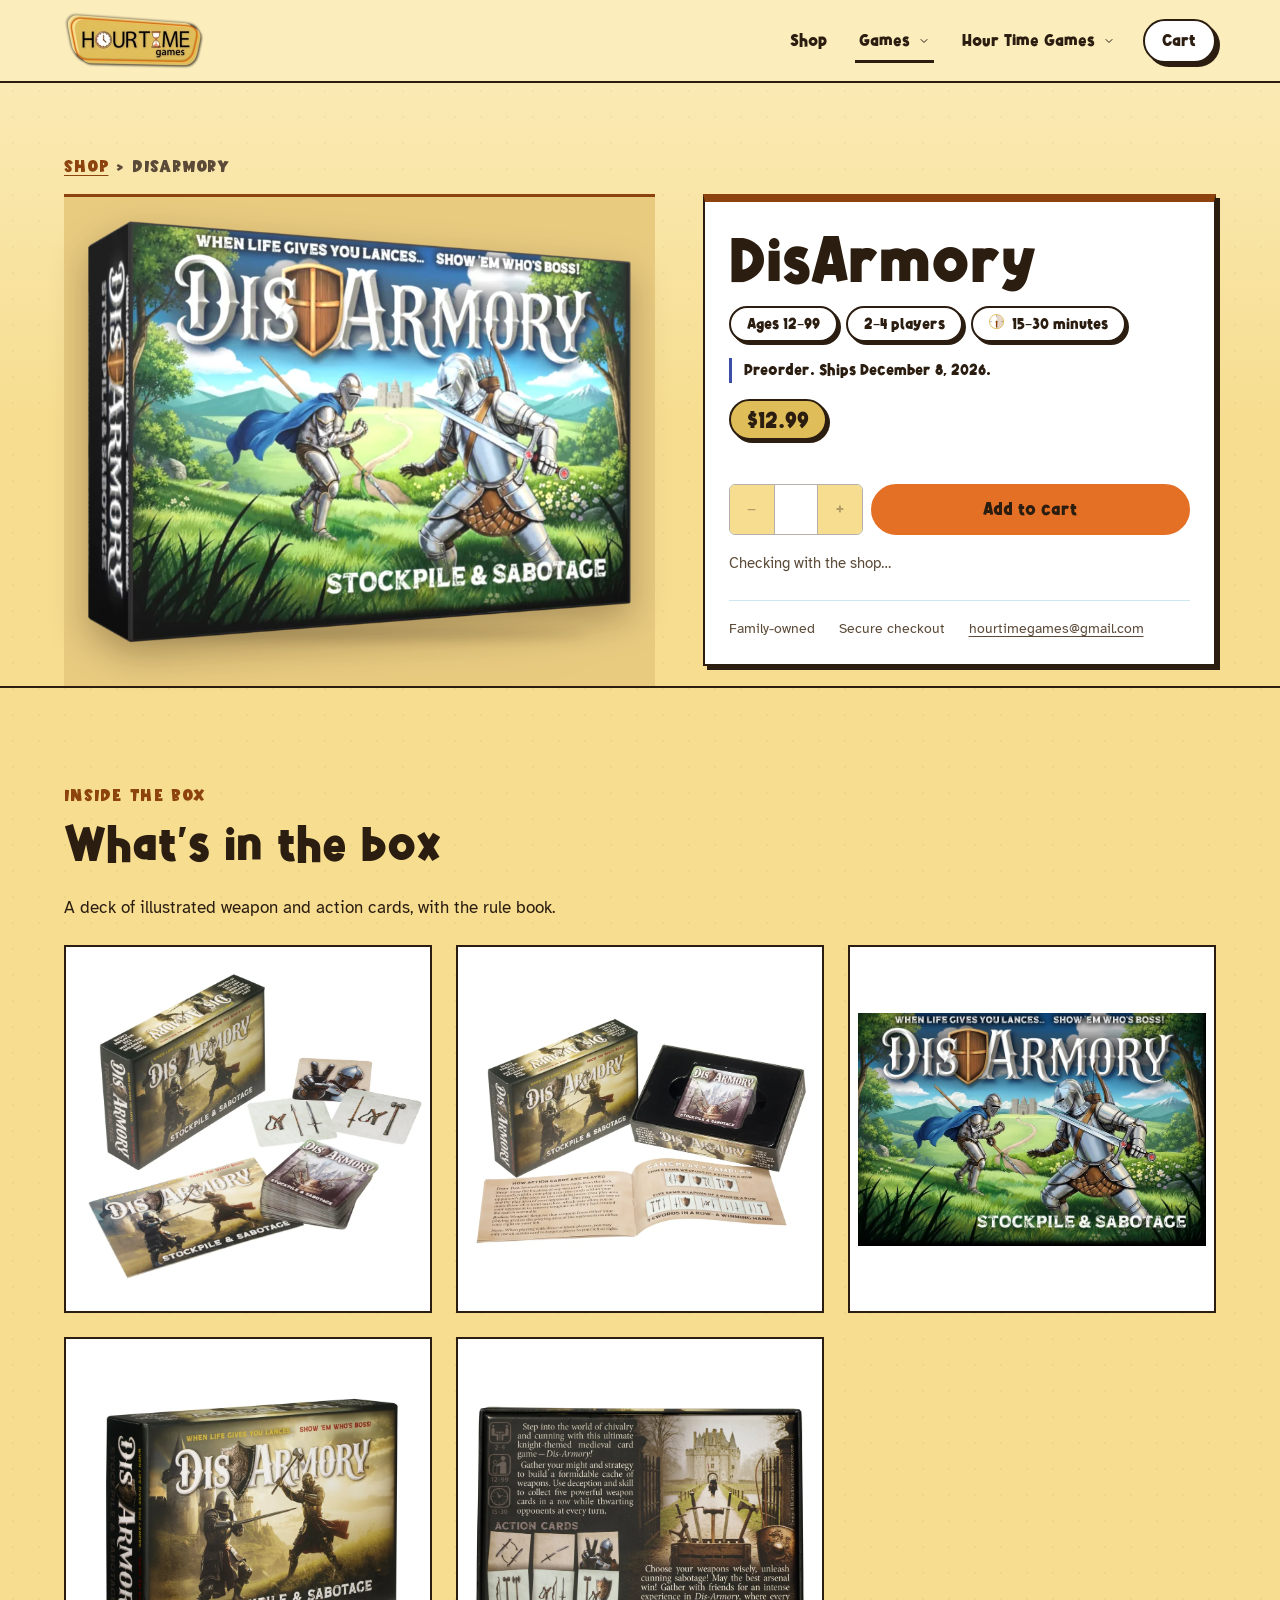
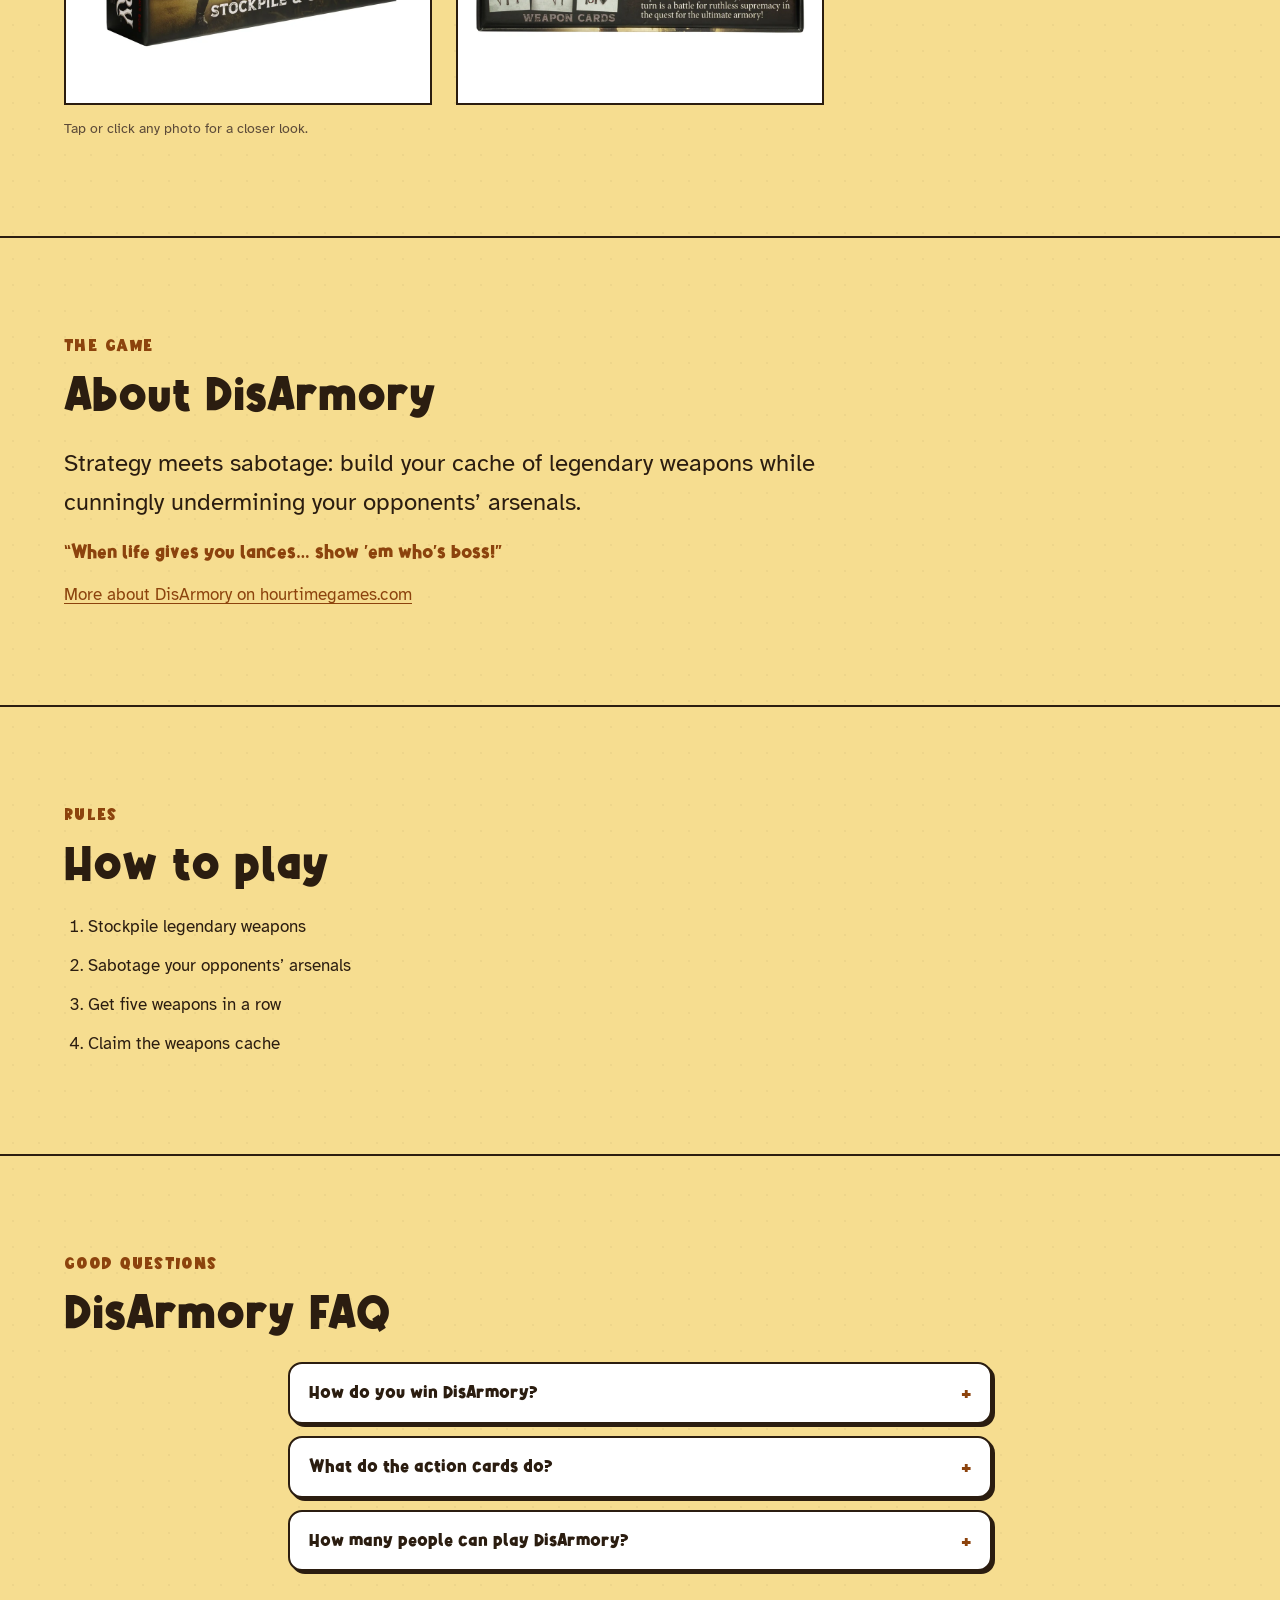
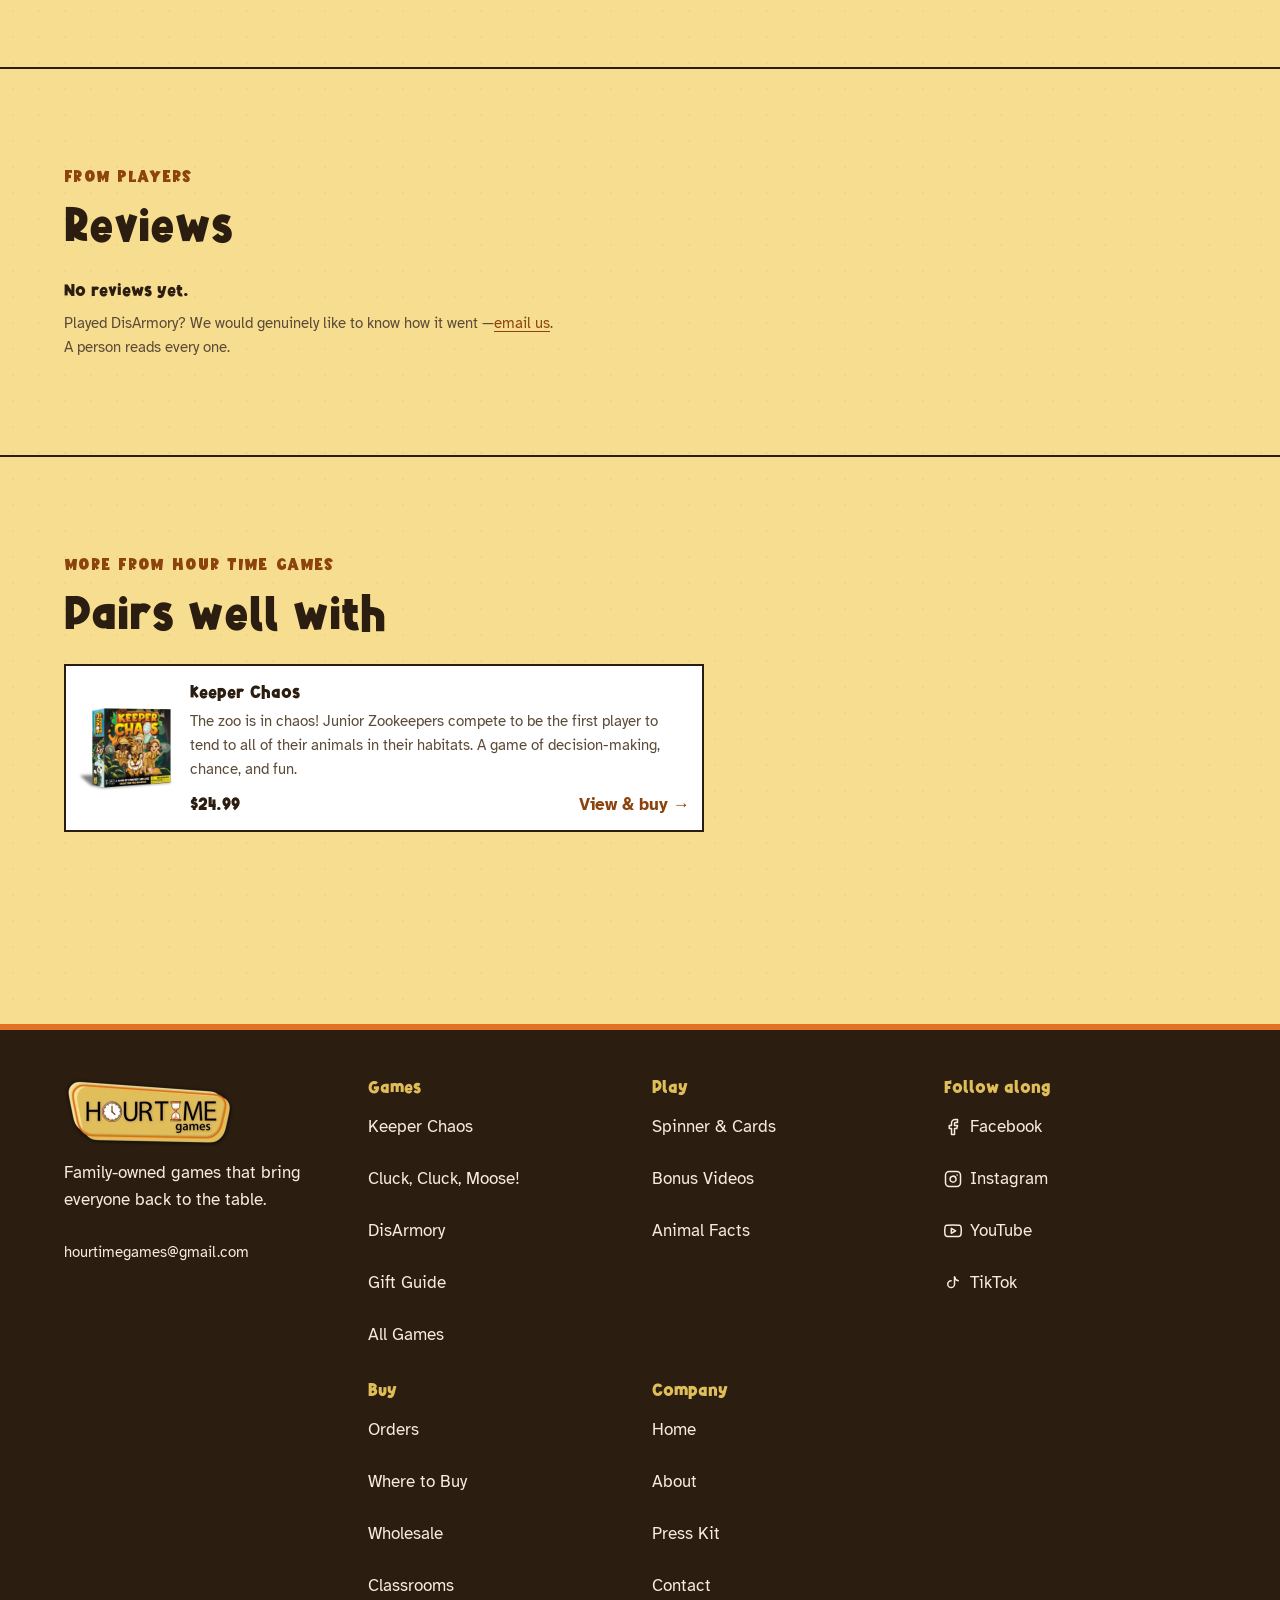
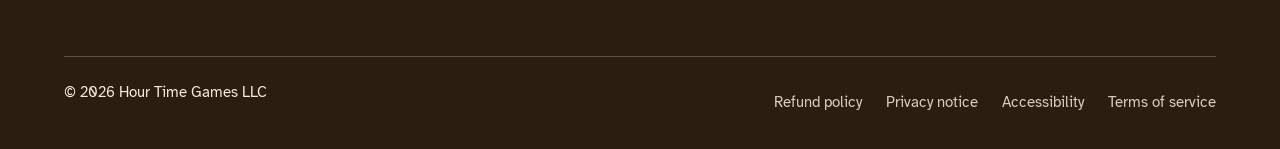
<file: shop/disarmory/index.html>
<!DOCTYPE html><html lang="en-US" data-colorway="d"><head><meta charset="utf-8"><script>document.documentElement.classList.add("js");document.addEventListener("DOMContentLoaded",function(){var cards=Array.prototype.slice.call(document.querySelectorAll(".settle"));if(!("IntersectionObserver"in window)||!cards.length){cards.forEach(function(c){c.classList.add("is-in")});return}var io=new IntersectionObserver(function(entries){entries.filter(function(e){return e.isIntersecting}).forEach(function(e,i){e.target.style.transitionDelay=Math.min(i,4)*70+"ms";e.target.classList.add("is-in");io.unobserve(e.target)})},{rootMargin:"0px 0px -80px 0px",threshold:0});cards.forEach(function(c){io.observe(c)});setTimeout(function(){cards.forEach(function(c,i){if(!c.classList.contains("is-in")){c.style.transitionDelay=Math.min(i,6)*60+"ms";c.classList.add("is-in");io.unobserve(c)}})},3e3)});
</script><meta name="viewport" content="width=device-width, initial-scale=1"><title>DisArmory card game, ages 12+ | Hour Time Games</title><meta name="description" content="Preorder DisArmory direct from Hour Time Games: the medieval stockpile-and-sabotage card game for ages 12+, 2–4 players, 15–30 minutes. Ships December 8, 2026."><meta name="robots" content="index, follow"><link rel="canonical" href="https://store.hourtimegames.com/shop/disarmory/"><script type="application/ld+json">{"@context":"https://schema.org","@type":"Organization","name":"Hour Time Games LLC","alternateName":"Hour Time Games","foundingDate":"2023-09-22","url":"https://store.hourtimegames.com/","logo":"https://store.hourtimegames.com/assets/logo-new.webp","sameAs":["https://facebook.com/profile.php?id=61562426546951","https://instagram.com/hourtimegames","https://youtube.com/@hourtimegames/videos","https://tiktok.com/@hourtimegames"]}</script><script type="application/ld+json">{"@context":"https://schema.org","@type":"Product","name":"DisArmory","description":"Strategy meets sabotage: build your cache of legendary weapons while cunningly undermining your opponents’ arsenals.","image":"https://store.hourtimegames.com/assets/disarmory-box.webp","brand":{"@type":"Brand","name":"Hour Time Games"},"additionalProperty":[{"@type":"PropertyValue","name":"Box fact","value":"Ages 12–99"},{"@type":"PropertyValue","name":"Box fact","value":"2–4 players"},{"@type":"PropertyValue","name":"Box fact","value":"15–30 minutes"}],"offers":{"@type":"Offer","url":"https://store.hourtimegames.com/shop/disarmory/","priceCurrency":"USD","price":"12.99","availability":"https://schema.org/PreOrder","itemCondition":"https://schema.org/NewCondition","availabilityStarts":"2026-12-08","hasMerchantReturnPolicy":{"@type":"MerchantReturnPolicy","applicableCountry":"US","returnPolicyCategory":"https://schema.org/MerchantReturnFiniteReturnWindow","merchantReturnDays":30,"returnMethod":"https://schema.org/ReturnByMail","returnFees":"https://schema.org/FreeReturn","returnShippingFeesAmount":{"@type":"MonetaryAmount","value":0,"currency":"USD"},"merchantReturnLink":"https://store.hourtimegames.com/shop/policies/refund-policy/"}}}</script><script type="application/ld+json">{"@context":"https://schema.org","@type":"BreadcrumbList","itemListElement":[{"@type":"ListItem","position":1,"name":"Shop","item":"https://store.hourtimegames.com/shop/"},{"@type":"ListItem","position":2,"name":"DisArmory"}]}</script><script>window.htgTrack=window.htgTrack||function(){};
</script><link rel="preload" as="image" href="/assets/disarmory-box-800.webp" imagesrcset="/assets/disarmory-box-480.webp 480w, /assets/disarmory-box-800.webp 800w, /assets/disarmory-box.webp 1020w" imagesizes="(min-width: 1000px) 640px, (min-width: 640px) 46vw, 92vw" fetchpriority="high"><link rel="preload" as="font" type="font/woff2" href="/assets/alphakind.woff2" crossorigin><link rel="preload" as="font" type="font/woff2" href="/assets/dinosaur.woff2" crossorigin><style>@font-face{font-family:Alphakind;src:url(/assets/alphakind.woff2)format("woff2");font-weight:400 700;font-display:swap}@font-face{font-family:Dinosaur;src:url(/assets/dinosaur.woff2)format("woff2");font-weight:400 700;font-display:swap}@font-face{font-family:Alphakind;src:url(/assets/glyph-patch.woff2)format("woff2");unicode-range:U+2013-2014,U+AE;ascent-override:96.9%;descent-override:22.2%;line-gap-override:2.8%;font-weight:400 700;font-display:swap}@font-face{font-family:Dinosaur;src:url(/assets/glyph-patch.woff2)format("woff2");unicode-range:U+2013-2014,U+AE;ascent-override:110%;descent-override:30%;line-gap-override:0%;font-weight:400 700;font-display:swap}</style><link rel="icon" type="image/png" href="/assets/favicon-new.png"><link rel="apple-touch-icon" href="/assets/apple-touch-icon-new.png"><link rel="manifest" href="/manifest.webmanifest"><meta name="theme-color" content="#fbedbc"><link rel="stylesheet" href="/colorway-d.css"><meta property="og:title" content="DisArmory card game, ages 12+ | Hour Time Games"><meta property="og:description" content="Preorder DisArmory direct from Hour Time Games: the medieval stockpile-and-sabotage card game for ages 12+, 2–4 players, 15–30 minutes. Ships December 8, 2026."><meta property="og:image" content="https://store.hourtimegames.com/assets/og-disarmory.jpg"><meta property="og:image:alt" content="DisArmory: Stockpile &amp; Sabotage, ages 12+, 2–4 players, 15–30 minutes, preorder, ships Dec 8"><meta property="og:type" content="product"><meta property="og:site_name" content="Hour Time Games"><meta property="og:locale" content="en_US"><meta property="og:url" content="https://store.hourtimegames.com/shop/disarmory/"><meta name="twitter:card" content="summary_large_image"><link rel="stylesheet" href="/_astro/BaseLayout.DQX25uO4.css"><style>.faq-list[data-astro-cid-hemr5th4]{gap:var(--space-3);grid-template-columns:minmax(0,1fr);max-width:44rem;margin-inline:auto;display:grid}.faq-item[data-astro-cid-hemr5th4]{background:var(--card);border:var(--border-ink);border-radius:var(--radius-md);box-shadow:var(--shadow-token-sm)}.faq-item[data-astro-cid-hemr5th4] summary[data-astro-cid-hemr5th4]{cursor:pointer;font-family:var(--font-display);justify-content:space-between;align-items:flex-start;gap:min(1rem,16px);min-height:44px;padding:.9rem min(1.2rem,20px);font-size:1.08rem;font-weight:500;list-style:none;display:flex}.faq-item[data-astro-cid-hemr5th4] summary[data-astro-cid-hemr5th4]::-webkit-details-marker{display:none}.faq-marker[data-astro-cid-hemr5th4]{color:var(--rust);transition:transform var(--dur) ease;font-size:1.3rem;font-weight:600;line-height:1.4}.faq-item[data-astro-cid-hemr5th4][open] .faq-marker[data-astro-cid-hemr5th4]{transform:rotate(45deg)}.faq-item[data-astro-cid-hemr5th4] p[data-astro-cid-hemr5th4]{color:var(--ink-soft);max-width:var(--measure);margin:0;padding:0 min(1.2rem,20px) 1.1rem}.dial[data-astro-cid-r3lwuwpn]{align-items:baseline;gap:var(--space-2);display:inline-flex}.dial__svg[data-astro-cid-r3lwuwpn]{inline-size:var(--dial-size);block-size:var(--dial-size);flex:none}.dial__label[data-astro-cid-r3lwuwpn]{font-variant-numeric:tabular-nums}.dial__svg--draw[data-astro-cid-r3lwuwpn] path[data-astro-cid-r3lwuwpn]{stroke-dasharray:400;stroke-dashoffset:400px;animation:.4s ease-out forwards dial-draw}@keyframes dial-draw{to{stroke-dashoffset:0}}@media (prefers-reduced-motion:reduce){.dial__svg--draw[data-astro-cid-r3lwuwpn] path[data-astro-cid-r3lwuwpn]{stroke-dasharray:none;stroke-dashoffset:0;animation:none}}.trust-bar[data-astro-cid-lmn7abdq]{margin:var(--space-6) 0 0;padding:var(--space-4) 0 0;border-top:1px solid var(--paper-dark);gap:var(--space-2) var(--space-6);color:var(--ink-soft);flex-wrap:wrap;font-family:inherit;font-size:.9rem;list-style:none;display:flex}.trust-bar[data-astro-cid-lmn7abdq] a[data-astro-cid-lmn7abdq]{color:inherit}</style><link rel="stylesheet" href="/_astro/_handle_.Byjwl2AS.css"><style>.lightbox[data-astro-cid-ctzvhhbu]{max-width:min(92vw,1000px)}.lightbox[data-astro-cid-ctzvhhbu].is-wide{max-width:min(96vw,1560px)}.lightbox[data-astro-cid-ctzvhhbu]::backdrop{background:#2b1d10d1}.lightbox-body[data-astro-cid-ctzvhhbu]{gap:var(--space-3);padding:var(--space-4);display:grid}.lightbox-scroll[data-astro-cid-ctzvhhbu]{-webkit-overflow-scrolling:touch;overflow-x:auto}.lightbox[data-astro-cid-ctzvhhbu].is-pan .lightbox-body[data-astro-cid-ctzvhhbu] img[data-astro-cid-ctzvhhbu]{max-width:none;max-height:78vh}.lightbox-hint[data-astro-cid-ctzvhhbu]{font-family:var(--font-display);color:var(--green);margin:0;font-size:.92rem;font-weight:500}.lightbox-body[data-astro-cid-ctzvhhbu] img[data-astro-cid-ctzvhhbu]{border-radius:var(--radius-md);width:auto;max-width:100%;height:auto;max-height:72vh;margin-inline:auto}.lightbox-status[data-astro-cid-ctzvhhbu]{gap:var(--space-3);display:grid}.lightbox-count[data-astro-cid-ctzvhhbu]{font-family:var(--font-display);color:var(--ink-soft);margin:0;font-size:.9rem;font-weight:500}.lightbox-caption[data-astro-cid-ctzvhhbu]{color:var(--ink-soft);max-width:60ch;margin:0;font-size:.95rem}.lightbox-controls[data-astro-cid-ctzvhhbu]{gap:var(--space-2);background:var(--paper);margin:0 calc(-1 * var(--space-4)) calc(-1 * var(--space-4));padding:var(--space-2) var(--space-4) var(--space-4);flex-wrap:wrap;display:flex;position:sticky;bottom:0}.video-frame[data-astro-cid-7uxwnnnm]{margin:var(--space-6) 0 0;aspect-ratio:16/9;max-width:60rem;padding:0;overflow:hidden}.video-frame[data-astro-cid-7uxwnnnm] iframe{border:0;width:100%;height:100%;display:block}.video-length[data-astro-cid-7uxwnnnm]{margin:var(--space-1) 0 0;font-size:1rem}.video-facade[data-astro-cid-mx53csqf]{aspect-ratio:16/9;background:#000;display:block;position:relative}.video-facade[data-astro-cid-mx53csqf] img[data-astro-cid-mx53csqf]{object-fit:cover;width:100%;height:100%}.vf-play[data-astro-cid-mx53csqf]{background:var(--orange);width:72px;height:72px;color:var(--ink);border:var(--border-ink);box-shadow:var(--shadow-token);transition:transform var(--dur) var(--ease-pop);border-radius:50%;justify-content:center;align-items:center;margin:auto;display:flex;position:absolute;inset:0}.video-facade[data-astro-cid-mx53csqf].play-lower-center .vf-play[data-astro-cid-mx53csqf]{inset:auto 0 var(--space-1);margin:0 auto}@media (hover:hover){.video-facade[data-astro-cid-mx53csqf]:hover .vf-play[data-astro-cid-mx53csqf]{transform:scale(1.1)}}</style><link rel="stylesheet" href="/_astro/Cart.xndlLeaG.css"></head><body><a class="skip-link" href="#main-content">Skip to main content</a><header class="site-header" data-astro-cid-nen7h5rs><div class="wrap header-row" data-astro-cid-nen7h5rs><a class="brand" href="/shop/" data-astro-cid-nen7h5rs><img src="/assets/logo-new.webp" alt="Hour Time Games, home" width="140" height="57" data-astro-cid-nen7h5rs></a><a class="btn btn-sm mobile-buy cart-link" href="/shop/#cart" data-cart-link aria-label="Cart" data-astro-cid-nen7h5rs>Cart<span class="cart-link__count" data-cart-count hidden data-astro-cid-nen7h5rs></span></a><button class="nav-toggle" type="button" aria-expanded="false" aria-controls="site-nav" data-astro-cid-nen7h5rs><span class="nav-toggle-bars" aria-hidden="true" data-astro-cid-nen7h5rs></span><span class="nav-toggle-label" data-astro-cid-nen7h5rs>Menu</span></button><div class="nav-scrim" aria-hidden="true" data-astro-cid-nen7h5rs></div><nav id="site-nav" class="site-nav" aria-label="Main" data-astro-cid-nen7h5rs><ul data-astro-cid-nen7h5rs><li data-astro-cid-nen7h5rs><a href="/shop/" data-astro-cid-nen7h5rs>Shop</a></li><li class="has-sub" data-astro-cid-nen7h5rs><button class="sub-toggle" type="button" aria-expanded="false" aria-controls="store-products-sub" data-current="true" data-astro-cid-nen7h5rs>Games<span class="sr-only" data-astro-cid-nen7h5rs> (current section)</span><svg class="icon sub-caret" width="12" height="12" viewBox="0 0 24 24" fill="none" stroke="currentColor" stroke-linecap="round" stroke-linejoin="round" aria-hidden="true" data-astro-cid-nen7h5rs><path d="m6 9 6 6 6-6" data-astro-cid-nen7h5rs></path></svg></button><ul id="store-products-sub" class="sub-menu" data-astro-cid-nen7h5rs><li data-astro-cid-nen7h5rs><a href="/shop/keeper-chaos/" data-astro-cid-nen7h5rs>Keeper Chaos</a></li><li data-astro-cid-nen7h5rs><a href="/shop/cluck-cluck-moose/" data-astro-cid-nen7h5rs>Cluck, Cluck, Moose!</a></li><li data-astro-cid-nen7h5rs><a href="/shop/disarmory/" aria-current="page" data-astro-cid-nen7h5rs>DisArmory</a></li></ul></li><li class="has-sub" data-astro-cid-nen7h5rs><button class="sub-toggle" type="button" aria-expanded="false" aria-controls="store-explore-sub" data-astro-cid-nen7h5rs>Hour Time Games<svg class="icon sub-caret" width="12" height="12" viewBox="0 0 24 24" fill="none" stroke="currentColor" stroke-linecap="round" stroke-linejoin="round" aria-hidden="true" data-astro-cid-nen7h5rs><path d="m6 9 6 6 6-6" data-astro-cid-nen7h5rs></path></svg></button><ul id="store-explore-sub" class="sub-menu" data-astro-cid-nen7h5rs><li data-astro-cid-nen7h5rs><a href="https://www.hourtimegames.com/" rel="external noopener" data-astro-cid-nen7h5rs>Home</a></li><li data-astro-cid-nen7h5rs><a href="https://www.hourtimegames.com/games/" rel="external noopener" data-astro-cid-nen7h5rs>All Games</a></li><li data-astro-cid-nen7h5rs><a href="https://www.hourtimegames.com/where-to-buy/" rel="external noopener" data-astro-cid-nen7h5rs>Where to Buy</a></li><li data-astro-cid-nen7h5rs><a href="https://www.hourtimegames.com/play/" rel="external noopener" data-astro-cid-nen7h5rs>Play Spinner &amp; Cards</a></li><li data-astro-cid-nen7h5rs><a href="https://www.hourtimegames.com/bonus/" rel="external noopener" data-astro-cid-nen7h5rs>Bonus Videos</a></li><li data-astro-cid-nen7h5rs><a href="https://www.hourtimegames.com/animal-facts/" rel="external noopener" data-astro-cid-nen7h5rs>Animal Facts</a></li><li data-astro-cid-nen7h5rs><a href="https://www.hourtimegames.com/wholesale/" rel="external noopener" data-astro-cid-nen7h5rs>Wholesale</a></li></ul></li><script type="module" src="/_astro/CartBadge.astro_astro_type_script_index_0_lang.Cj0iWwWM.js"></script><style>{`
            .cart-link__count::before { content: ' ('; }
            .cart-link__count::after  { content: ')'; }
          `}</style><li class="nav-cta" data-astro-cid-nen7h5rs><a class="btn btn-sm cart-link" href="/shop/#cart" data-cart-link aria-label="Cart" data-astro-cid-nen7h5rs>Cart<span class="cart-link__count" data-cart-count hidden data-astro-cid-nen7h5rs></span></a></li></ul></nav></div></header><script type="module">var e=document.querySelector(`.nav-toggle`),t=document.getElementById(`site-nav`),n=e?.querySelector(`.nav-toggle-label`),r=()=>e?.getAttribute(`aria-expanded`)===`true`,i=document.querySelector(`.nav-scrim`);function a(r2){e?.setAttribute(`aria-expanded`,String(r2)),t?.classList.toggle(`is-open`,r2),e?.classList.toggle(`is-open`,r2),i?.classList.toggle(`is-open`,r2),document.body.classList.toggle(`menu-open`,r2),n&&(n.textContent=r2?`Close`:`Menu`),l(r2),o(r2)}function o(e2){if(!t)return;if(!e2){t.style.maxHeight=``;return}let n2=document.querySelector(`.site-header`),r2=n2?n2.getBoundingClientRect().bottom:0;t.style.maxHeight=`${Math.max(160,window.innerHeight-r2)}px`}window.addEventListener(`resize`,()=>{r()&&o(true)});var s=()=>[...document.body.children].filter(e2=>e2!==t&&!e2.contains(t)&&!e2.classList.contains(`nav-scrim`)),c=`inert`in HTMLElement.prototype;function l(e2){if(c)for(let t2 of s())t2.inert=e2}var u=`a[href], button:not([disabled]), input:not([disabled]), summary, [tabindex]:not([tabindex="-1"])`;document.addEventListener(`keydown`,n2=>{if(n2.key!==`Tab`||!r()||c)return;let i2=[e,...[...t.querySelectorAll(u)].filter(e2=>e2.offsetParent!==null)];if(!i2.length)return;let a2=i2[0],o2=i2[i2.length-1];n2.shiftKey&&document.activeElement===a2?(n2.preventDefault(),o2.focus()):!n2.shiftKey&&document.activeElement===o2&&(n2.preventDefault(),a2.focus())}),e?.addEventListener(`click`,()=>a(!r())),document.addEventListener(`keydown`,t2=>{t2.key===`Escape`&&r()&&(a(false),e?.focus())}),document.addEventListener(`click`,n2=>{if(!r())return;let i2=n2.target;!t?.contains(i2)&&!e?.contains(i2)&&a(false)}),t?.addEventListener(`click`,e2=>{e2.target.closest(`a`)&&a(false)});var d=[...document.querySelectorAll(`.sub-toggle`)].map(e2=>({btn:e2,menu:document.getElementById(e2.getAttribute(`aria-controls`))})),f=e2=>e2.btn.getAttribute(`aria-expanded`)===`true`;function p(e2,t2){e2.btn.setAttribute(`aria-expanded`,String(t2)),e2.menu.classList.toggle(`is-open`,t2)}d.forEach(e2=>{e2.btn.addEventListener(`click`,()=>{let t2=!f(e2);d.forEach(n2=>p(n2,n2===e2&&t2))})}),document.addEventListener(`keydown`,e2=>{if(e2.key!==`Escape`||r())return;let t2=d.find(f);t2&&(p(t2,false),t2.btn.focus())}),document.addEventListener(`click`,e2=>{let t2=e2.target;d.forEach(e3=>{f(e3)&&!e3.menu.contains(t2)&&!e3.btn.contains(t2)&&p(e3,false)})});
</script><main id="main-content"><span hidden data-analytics-item="{&quot;item_id&quot;:&quot;disarmory&quot;,&quot;item_name&quot;:&quot;DisArmory&quot;,&quot;price&quot;:12.99}" data-astro-cid-wslx7g5h></span><article class="product" style="--accent: var(--rust); --intrinsic: 1020px" data-astro-cid-wslx7g5h><nav class="wrap product-crumb" aria-label="Breadcrumb" data-astro-cid-wslx7g5h><a href="/shop/" data-astro-cid-wslx7g5h>Shop</a><span aria-hidden="true" data-astro-cid-wslx7g5h>›</span><span aria-current="page" data-astro-cid-wslx7g5h>DisArmory</span></nav><div class="wrap product-grid" data-astro-cid-wslx7g5h><div class="product-art" data-astro-cid-wslx7g5h><img src="/assets/disarmory-box.webp" srcset="/assets/disarmory-box-480.webp 480w, /assets/disarmory-box-800.webp 800w, /assets/disarmory-box.webp 1020w" sizes="(min-width: 1000px) 640px, (min-width: 640px) 46vw, 92vw" alt="DisArmory game box: two armored knights dueling in a green meadow on the lid, with the tagline Stockpile &amp; Sabotage" width="1020" height="829" fetchpriority="high" decoding="async" data-astro-cid-wslx7g5h></div><div class="buy-panel" data-astro-cid-wslx7g5h><h1 class="product-title" data-astro-cid-wslx7g5h>DisArmory</h1><ul class="chips buy-facts" data-astro-cid-wslx7g5h><li data-astro-cid-wslx7g5h>Ages 12–99</li><li data-astro-cid-wslx7g5h>2–4 players</li><li class="buy-facts__dial" data-astro-cid-wslx7g5h><span class="dial" style="--dial-size: 16px; --dial-accent: var(--rust);" data-astro-cid-r3lwuwpn><svg class="dial__svg dial__svg--draw" width="16" height="16" viewBox="0 0 16 16" aria-hidden="true" focusable="false" data-astro-cid-r3lwuwpn><circle cx="8" cy="8" r="7.5" fill="var(--card, #fff)" stroke="var(--yellow)" stroke-width="1" data-astro-cid-r3lwuwpn></circle><line x1="8" y1="3" x2="8" y2="1" stroke="var(--ink)" stroke-width="1" opacity="0.35" data-astro-cid-r3lwuwpn></line><line x1="13" y1="8" x2="15" y2="8" stroke="var(--ink)" stroke-width="1" opacity="0.35" data-astro-cid-r3lwuwpn></line><line x1="8" y1="13" x2="8" y2="15" stroke="var(--ink)" stroke-width="1" opacity="0.35" data-astro-cid-r3lwuwpn></line><line x1="3" y1="8" x2="1" y2="8" stroke="var(--ink)" stroke-width="1" opacity="0.35" data-astro-cid-r3lwuwpn></line><path d="M 8 8 L 8 1 A 7 7 0 0 1 8 15 Z" fill="var(--dial-accent)" opacity="0.22" data-astro-cid-r3lwuwpn></path><line x1="8" y1="8" x2="8" y2="13.5" stroke="var(--dial-accent)" stroke-width="1.5" stroke-linecap="round" data-astro-cid-r3lwuwpn></line><circle cx="8" cy="8" r="1" fill="var(--dial-accent)" data-astro-cid-r3lwuwpn></circle></svg><span class="dial__label" data-astro-cid-r3lwuwpn>15–30 minutes</span></span></li></ul><p class="buy-presale" data-presale-line data-astro-cid-wslx7g5h><strong data-astro-cid-wslx7g5h>Preorder.</strong> Ships December 8, 2026.</p><div class="live-price" data-handle="disarmory" data-state="ready" data-snapshot-cents="1299" aria-live="polite" data-astro-cid-e6lcirve><div class="live-price__stack" data-astro-cid-e6lcirve><p class="live-price__state" data-when="ready" data-astro-cid-e6lcirve><span class="live-price__value" data-price-slot data-snapshot-at="2026-09-01T14:00:00Z" data-astro-cid-e6lcirve>$12.99</span><span class="live-price__flag" data-sold-out data-astro-cid-e6lcirve></span></p><p class="live-price__state live-price__state--updated" data-when="updated" data-astro-cid-e6lcirve><span class="live-price__value" data-price-slot-updated data-astro-cid-e6lcirve></span><span class="live-price__notice" data-astro-cid-e6lcirve>Price updated</span></p></div></div><script type="module" src="/_astro/LivePrice.astro_astro_type_script_index_0_lang.HO14lDrF.js"></script><div class="product-purchase" data-astro-cid-wslx7g5h><div class="product-qty" data-qty-control data-handle="disarmory" data-enabled="false" data-astro-cid-wslx7g5h><span class="sr-only" id="qty-label-disarmory" data-astro-cid-wslx7g5h>Quantity</span><button type="button" class="product-qty__step" data-qty-step="dec" aria-label="Decrease quantity" disabled data-astro-cid-wslx7g5h>−</button><output class="product-qty__value" data-qty-value aria-labelledby="qty-label-disarmory" data-astro-cid-wslx7g5h></output><button type="button" class="product-qty__step" data-qty-step="inc" aria-label="Increase quantity" disabled data-astro-cid-wslx7g5h>+</button></div><button class="btn btn-primary product-buy" type="button" disabled data-buy data-handle="disarmory" data-item-name="DisArmory" data-item-price="12.99" data-astro-cid-wslx7g5h>Add to cart</button></div><noscript><p class="product-express-note" data-astro-cid-wslx7g5h>Preorders are placed through the cart, so JavaScript is needed to order this one.</p></noscript><!-- Revealed by LivePrice, never written by it: the copy has to be in
             the document for the browser to reserve the room it takes.
             Hidden, not absent. --><p class="product-note product-note--purchase" data-purchase-note data-buy-note data-handle="disarmory" data-shown="false" data-astro-cid-wslx7g5h></p><ul class="trust-bar buy-trust" aria-label="About buying from us" data-astro-cid-lmn7abdq><li data-astro-cid-lmn7abdq>Family-owned</li><li data-astro-cid-lmn7abdq>Secure checkout</li><li data-astro-cid-lmn7abdq><a href="mailto:hourtimegames@gmail.com" data-astro-cid-lmn7abdq>hourtimegames@gmail.com</a></li></ul></div></div><script type="application/json" data-cart-pairings>{"41503652282503":{"handle":"cluck-cluck-moose","title":"Cluck, Cluck, Moose!","image":"/assets/cluck-box-480.webp","alt":"Cluck, Cluck, Moose! card game box with a cartoon chicken and moose","variantId":"41864243150983"},"41864243150983":{"handle":"disarmory","title":"DisArmory","image":"/assets/disarmory-box-480.webp","alt":"DisArmory game box: two armored knights dueling in a green meadow on the lid, with the tagline Stockpile & Sabotage","variantId":"43497812721799"},"43497812721799":{"handle":"keeper-chaos","title":"Keeper Chaos","image":"/assets/keeper-box-480.webp","alt":"Keeper Chaos board game box with illustrated zoo animals and safari-hat logo","variantId":"41503652282503"}}</script><script type="application/json" data-ship-dates>{"43497812721799":"December 8, 2026"}</script><script type="application/json" data-off-general>{"41503652282503":"keeper-chaos"}</script><dialog class="cart" id="cart" data-cart-inline aria-labelledby="cart-heading" data-astro-cid-mxchjpe6><h2 class="cart__heading" id="cart-heading" tabindex="-1" data-cart-focus data-astro-cid-mxchjpe6>Your cart<span class="sr-only" data-cart-count-unit="sep" hidden data-astro-cid-mxchjpe6>, </span><span class="cart__count" data-cart-count hidden data-astro-cid-mxchjpe6>0</span><span class="sr-only" data-cart-count-unit="items" hidden data-astro-cid-mxchjpe6> items</span></h2><p class="cart__status" data-cart-status role="status" aria-live="polite" tabindex="-1" data-astro-cid-mxchjpe6></p><ul class="cart__rows" data-cart-rows aria-label="Items in your cart" data-astro-cid-mxchjpe6></ul><div class="cart__empty" data-cart-empty hidden data-astro-cid-mxchjpe6><p class="cart__empty-lead" data-astro-cid-mxchjpe6>Nothing in your cart yet.</p><ul class="cart__empty-links" data-astro-cid-mxchjpe6><li data-astro-cid-mxchjpe6><a href="/shop/keeper-chaos/" data-astro-cid-mxchjpe6>Keeper Chaos</a></li><li data-astro-cid-mxchjpe6><a href="/shop/cluck-cluck-moose/" data-astro-cid-mxchjpe6>Cluck, Cluck, Moose!</a></li><li data-astro-cid-mxchjpe6><a href="/shop/disarmory/" data-astro-cid-mxchjpe6>DisArmory</a></li></ul></div><div class="cart__summary" data-cart-summary data-astro-cid-mxchjpe6></div><div class="cart__cross" data-cart-cross hidden data-astro-cid-mxchjpe6><p class="cart__cross-label" data-astro-cid-mxchjpe6>Pairs well with</p><a class="cart__cross-link" data-cart-cross-link href="" data-astro-cid-mxchjpe6><img class="cart__cross-art" data-cart-cross-art alt="" width="64" height="64" loading="lazy" decoding="async" data-astro-cid-mxchjpe6><span class="cart__cross-name" data-cart-cross-name data-astro-cid-mxchjpe6></span></a></div><details class="cart__discount" data-astro-cid-mxchjpe6><summary data-astro-cid-mxchjpe6>Have a discount code?</summary><div class="cart__discount-body" data-astro-cid-mxchjpe6><label class="sr-only" for="cart-discount" data-astro-cid-mxchjpe6>Discount code</label><input id="cart-discount" type="text" name="discount" autocomplete="off" autocapitalize="characters" spellcheck="false" data-cart-discount placeholder="e.g. FAMILY10" data-astro-cid-mxchjpe6><p class="cart__discount-note" data-astro-cid-mxchjpe6>Applied at checkout, where the total is worked out.</p></div></details><button class="btn btn-primary cart__checkout" type="button" disabled data-cart-checkout data-astro-cid-mxchjpe6>Checkout</button><button class="btn cart__shop-pay" type="button" disabled data-cart-shop-pay data-astro-cid-mxchjpe6>Buy with Shop Pay</button><p class="cart__note" data-astro-cid-mxchjpe6>You finish your order on Shopify, where shipping and tax are worked out.</p><button type="button" class="cart__close" data-cart-close aria-label="Close cart" data-astro-cid-mxchjpe6><span aria-hidden="true" data-astro-cid-mxchjpe6>&times;</span></button></dialog><script type="module" src="/_astro/Cart.astro_astro_type_script_index_0_lang.D5vk8jWS.js"></script><script id="cart-catalogue" type="application/json">[{"handle":"keeper-chaos","title":"Keeper Chaos","image":"/assets/keeper-box-480.webp","imageAlt":"Keeper Chaos board game box with illustrated zoo animals and safari-hat logo"},{"handle":"cluck-cluck-moose","title":"Cluck, Cluck, Moose!","image":"/assets/cluck-box-480.webp","imageAlt":"Cluck, Cluck, Moose! card game box with a cartoon chicken and moose"},{"handle":"disarmory","title":"DisArmory","image":"/assets/disarmory-box-480.webp","imageAlt":"DisArmory game box: two armored knights dueling in a green meadow on the lid, with the tagline Stockpile & Sabotage"}]</script><script id="cart-identities" type="application/json">[{"handle":"keeper-chaos","title":"Keeper Chaos","image":"/assets/keeper-box-480.webp","imageAlt":"Keeper Chaos board game box with illustrated zoo animals and safari-hat logo"},{"handle":"cluck-cluck-moose","title":"Cluck, Cluck, Moose!","image":"/assets/cluck-box-480.webp","imageAlt":"Cluck, Cluck, Moose! card game box with a cartoon chicken and moose"},{"handle":"knock-knock","title":"Knock-Knock","image":"/assets/knock-knock.webp","imageAlt":"Knock-Knock game box mockup with a dark wooden door design"},{"handle":"disarmory","title":"DisArmory","image":"/assets/disarmory-box-480.webp","imageAlt":"DisArmory game box: two armored knights dueling in a green meadow on the lid, with the tagline Stockpile & Sabotage"}]</script><section class="section pdp-section" aria-labelledby="contents-head" data-astro-cid-wslx7g5h><div class="wrap" data-astro-cid-wslx7g5h><p class="kicker" data-astro-cid-wslx7g5h>Inside the box</p><h2 class="section-title" id="contents-head" data-astro-cid-wslx7g5h>What&rsquo;s in the box</h2><p class="pdp-contents" data-astro-cid-wslx7g5h>A deck of illustrated weapon and action cards, with the rule book.</p><ul class="pdp-gallery__grid" data-astro-cid-wslx7g5h><li data-astro-cid-wslx7g5h><a href="/assets/disarmory-gallery-cards.webp" data-astro-cid-wslx7g5h><img src="/assets/disarmory-gallery-cards.webp" alt="A spread of illustrated DisArmory weapon cards fanned around the rule book" width="1000" height="955" loading="eager" fetchpriority="high" decoding="async" data-astro-cid-wslx7g5h></a></li><li data-astro-cid-wslx7g5h><a href="/assets/disarmory-gallery-rulebook.webp" data-astro-cid-wslx7g5h><img src="/assets/disarmory-gallery-rulebook.webp" alt="The DisArmory rule book lying open to the setup and gameplay instructions" width="1000" height="747" loading="lazy" decoding="async" data-astro-cid-wslx7g5h></a></li><li data-astro-cid-wslx7g5h><a href="/assets/disarmory-front-800.webp" data-astro-cid-wslx7g5h><img src="/assets/disarmory-front-800.webp" alt="DisArmory box lid artwork edge to edge: two knights dueling in a meadow, castle on the horizon" width="800" height="535" loading="lazy" decoding="async" data-astro-cid-wslx7g5h></a></li><li data-astro-cid-wslx7g5h><a href="/assets/disarmory-gallery-angle.webp" data-astro-cid-wslx7g5h><img src="/assets/disarmory-gallery-angle.webp" alt="The DisArmory box photographed at an angle, showing the front and spine: two armoured knights fighting below a castle" width="1000" height="834" loading="lazy" decoding="async" data-astro-cid-wslx7g5h></a></li><li data-astro-cid-wslx7g5h><a href="/assets/disarmory-gallery-back.webp" data-astro-cid-wslx7g5h><img src="/assets/disarmory-gallery-back.webp" alt="Back of the DisArmory box: a castle gatehouse with weapons staked before it, panels of action cards and weapon cards, and the description of collecting five weapon cards in a row" width="1000" height="717" loading="lazy" decoding="async" data-astro-cid-wslx7g5h></a></li></ul><p class="gallery-hint" data-astro-cid-wslx7g5h>Tap or click any photo for a closer look.</p><dialog class="lightbox" aria-label="Photo viewer" data-trigger=".pdp-gallery__grid a" data-astro-cid-ctzvhhbu><div class="lightbox-body" data-astro-cid-ctzvhhbu><div class="lightbox-scroll" data-astro-cid-ctzvhhbu><img alt="" data-dynamic-src data-astro-cid-ctzvhhbu></div><div class="lightbox-status" role="status" aria-live="polite" data-astro-cid-ctzvhhbu><p class="lightbox-count" data-astro-cid-ctzvhhbu></p><p class="lightbox-caption" data-astro-cid-ctzvhhbu></p></div><p class="lightbox-hint" hidden data-astro-cid-ctzvhhbu>Scroll sideways to see every card full size.</p><div class="lightbox-controls" data-astro-cid-ctzvhhbu><button class="btn btn-sm lb-prev" type="button" data-astro-cid-ctzvhhbu>Previous</button><button class="btn btn-sm lb-next" type="button" data-astro-cid-ctzvhhbu>Next</button><button class="btn btn-sm lb-close" type="button" data-astro-cid-ctzvhhbu>Close</button></div></div></dialog><script type="module">var e=document.querySelector(`.lightbox`),t=Array.from(document.querySelectorAll(e?.dataset.trigger||`.gallery-grid a`)),n=t.length<2;n&&(e?.querySelectorAll(`.lb-prev, .lb-next`).forEach(e2=>e2.remove()),e?.querySelector(`.lightbox-count`)?.remove());var r=e?.querySelector(`img`),i=e?.querySelector(`.lightbox-caption`),a=0,o=n2=>{if(!r||!i)return;a=(n2+t.length)%t.length;let o2=t[a],s=o2.querySelector(`img`);r.src=o2.href,r.alt=``,i.textContent=s.alt;let c=e?.querySelector(`.lightbox-count`);c&&(c.textContent=`${a+1} of ${t.length}`),r.addEventListener(`load`,()=>{let t2=e?.querySelector(`.lightbox-scroll`),n3=e?.querySelector(`.lightbox-hint`);n3&&(n3.hidden=!(t2&&t2.scrollWidth>t2.clientWidth+8))},{once:true})};e&&typeof e.showModal==`function`&&t.length&&(t.forEach((t2,n2)=>t2.addEventListener(`click`,t3=>{t3.preventDefault(),document.querySelectorAll(`iframe[src*="youtube-nocookie"]`).forEach(e2=>{e2.contentWindow?.postMessage(`{"event":"command","func":"pauseVideo","args":""}`,`*`)}),o(n2),e.showModal(),document.body.classList.add(`modal-open`)})),e.addEventListener(`close`,()=>{document.body.classList.remove(`modal-open`)}),e.querySelector(`.lb-prev`)?.addEventListener(`click`,()=>o(a-1)),e.querySelector(`.lb-next`)?.addEventListener(`click`,()=>o(a+1)),e.querySelector(`.lb-close`)?.addEventListener(`click`,()=>e.close()),e.addEventListener(`click`,t2=>{t2.target===e&&e.close()}),n||e.addEventListener(`keydown`,e2=>{e2.key===`ArrowLeft`&&o(a-1),e2.key===`ArrowRight`&&o(a+1)}));
</script></div></section><section class="section pdp-section" aria-labelledby="about-head" data-astro-cid-wslx7g5h><div class="wrap" data-astro-cid-wslx7g5h><p class="kicker" data-astro-cid-wslx7g5h>The game</p><h2 class="section-title" id="about-head" data-astro-cid-wslx7g5h>About DisArmory</h2><p class="product-lead" data-astro-cid-wslx7g5h>Strategy meets sabotage: build your cache of legendary weapons while cunningly undermining your opponents’ arsenals.</p><p class="product-flavor" data-astro-cid-wslx7g5h>“When life gives you lances… show ’em who’s boss!”</p><p class="pdp-more" data-astro-cid-wslx7g5h><a href="https://www.hourtimegames.com/games/disarmory/" data-astro-cid-wslx7g5h>More about DisArmory on hourtimegames.com</a></p></div></section><section class="section pdp-section" aria-labelledby="howto-head" data-astro-cid-wslx7g5h><div class="wrap" data-astro-cid-wslx7g5h><p class="kicker" data-astro-cid-wslx7g5h>Rules</p><h2 class="section-title" id="howto-head" data-astro-cid-wslx7g5h>How to play</h2><ol class="pdp-steps" data-astro-cid-wslx7g5h><li data-astro-cid-wslx7g5h>Stockpile legendary weapons</li><li data-astro-cid-wslx7g5h>Sabotage your opponents’ arsenals</li><li data-astro-cid-wslx7g5h>Get five weapons in a row</li><li data-astro-cid-wslx7g5h>Claim the weapons cache</li></ol></div></section><section class="section pdp-section" aria-labelledby="questions-head" data-astro-cid-wslx7g5h><div class="wrap" data-astro-cid-wslx7g5h><p class="kicker" data-astro-cid-wslx7g5h>Good questions</p><h2 class="section-title" id="questions-head" data-astro-cid-wslx7g5h>DisArmory FAQ</h2><div class="faq-list" data-astro-cid-hemr5th4><details class="faq-item" data-astro-cid-hemr5th4><summary data-astro-cid-hemr5th4><span data-astro-cid-hemr5th4>How do you win DisArmory?</span><span class="faq-marker" aria-hidden="true" data-astro-cid-hemr5th4>+</span></summary><p data-astro-cid-hemr5th4>Build a row of five weapons before your opponents do.</p></details><details class="faq-item" data-astro-cid-hemr5th4><summary data-astro-cid-hemr5th4><span data-astro-cid-hemr5th4>What do the action cards do?</span><span class="faq-marker" aria-hidden="true" data-astro-cid-hemr5th4>+</span></summary><p data-astro-cid-hemr5th4>Action cards let you draw extra cards, swap weapons, and break an opponent’s weapon as you build your own cache.</p></details><details class="faq-item" data-astro-cid-hemr5th4><summary data-astro-cid-hemr5th4><span data-astro-cid-hemr5th4>How many people can play DisArmory?</span><span class="faq-marker" aria-hidden="true" data-astro-cid-hemr5th4>+</span></summary><p data-astro-cid-hemr5th4>DisArmory is for 2–4 players, ages 12+, and plays in about 15–30 minutes.</p></details></div></div></section><section class="section pdp-section pdp-reviews" aria-labelledby="reviews-head" data-astro-cid-wslx7g5h><div class="wrap" data-astro-cid-wslx7g5h><p class="kicker" data-astro-cid-wslx7g5h>From players</p><h2 class="section-title" id="reviews-head" data-astro-cid-wslx7g5h>Reviews</h2><p class="pdp-reviews__none" data-astro-cid-wslx7g5h>No reviews yet.</p><p class="pdp-reviews__ask" data-astro-cid-wslx7g5h>Played DisArmory? We would genuinely like to know how it went —<a href="mailto:hourtimegames@gmail.com?subject=About%20DisArmory" data-review-invite data-astro-cid-wslx7g5h>email us</a>. A person reads every one.</p></div></section><aside class="section pdp-section pdp-cross" aria-labelledby="cross-head" data-astro-cid-wslx7g5h><div class="wrap" data-astro-cid-wslx7g5h><p class="kicker" data-astro-cid-wslx7g5h>More from Hour Time Games</p><h2 class="section-title" id="cross-head" data-astro-cid-wslx7g5h>Pairs well with</h2><a class="pdp-cross__card" href="/shop/keeper-chaos/" data-astro-cid-wslx7g5h><img src="/assets/keeper-box-480.webp" alt="Keeper Chaos board game box with illustrated zoo animals and safari-hat logo" width="1200" height="1071" loading="lazy" decoding="async" data-astro-cid-wslx7g5h><span class="pdp-cross__body" data-astro-cid-wslx7g5h><span class="pdp-cross__name" data-astro-cid-wslx7g5h>Keeper Chaos</span><span class="pdp-cross__lead" data-astro-cid-wslx7g5h>The zoo is in chaos! Junior Zookeepers compete to be the first player to tend to all of their animals in their habitats. A game of decision-making, chance, and fun.</span><span class="pdp-cross__buy" data-astro-cid-wslx7g5h><span class="pdp-cross__price" data-astro-cid-wslx7g5h>$24.99</span><span class="pdp-cross__cta" data-astro-cid-wslx7g5h>View &amp; buy &rarr;</span></span></span></a></div></aside></article></main><footer class="site-footer" data-astro-cid-jo6i4kqk><div class="wrap footer-grid" data-astro-cid-jo6i4kqk><div data-astro-cid-jo6i4kqk><img class="footer-logo" src="/assets/logo-new-footer.webp" alt="Hour Time Games" width="170" height="69" loading="lazy" data-astro-cid-jo6i4kqk><p class="footer-tag" data-astro-cid-jo6i4kqk>Family-owned games that bring everyone back to the table.</p><p class="footer-mail" data-astro-cid-jo6i4kqk><a href="mailto:hourtimegames@gmail.com" data-astro-cid-jo6i4kqk>hourtimegames@gmail.com</a></p></div><nav aria-label="Footer" data-astro-cid-jo6i4kqk><div class="footer-groups" data-astro-cid-jo6i4kqk><div data-astro-cid-jo6i4kqk><h3 class="footer-h" data-astro-cid-jo6i4kqk>Games</h3><ul data-astro-cid-jo6i4kqk><li data-astro-cid-jo6i4kqk><a href="/shop/keeper-chaos/" data-astro-cid-jo6i4kqk>Keeper Chaos</a></li><li data-astro-cid-jo6i4kqk><a href="/shop/cluck-cluck-moose/" data-astro-cid-jo6i4kqk>Cluck, Cluck, Moose!</a></li><li data-astro-cid-jo6i4kqk><a href="/shop/disarmory/" data-astro-cid-jo6i4kqk>DisArmory</a></li><li data-astro-cid-jo6i4kqk><a href="/shop/gift-guide/" data-astro-cid-jo6i4kqk>Gift Guide</a></li><li data-astro-cid-jo6i4kqk><a href="/shop/" data-astro-cid-jo6i4kqk>All Games</a></li></ul></div><div data-astro-cid-jo6i4kqk><h3 class="footer-h" data-astro-cid-jo6i4kqk>Play</h3><ul data-astro-cid-jo6i4kqk><li data-astro-cid-jo6i4kqk><a href="https://www.hourtimegames.com/play/" data-astro-cid-jo6i4kqk>Spinner &amp; Cards</a></li><li data-astro-cid-jo6i4kqk><a href="https://www.hourtimegames.com/bonus/" data-astro-cid-jo6i4kqk>Bonus Videos</a></li><li data-astro-cid-jo6i4kqk><a href="https://www.hourtimegames.com/animal-facts/" data-astro-cid-jo6i4kqk>Animal Facts</a></li></ul></div><div data-astro-cid-jo6i4kqk><h3 class="footer-h" data-astro-cid-jo6i4kqk>Buy</h3><ul data-astro-cid-jo6i4kqk><li data-astro-cid-jo6i4kqk><a href="https://shopify.com/58752565383/account" rel="external noopener" data-astro-cid-jo6i4kqk>Orders</a></li><li data-astro-cid-jo6i4kqk><a href="https://www.hourtimegames.com/where-to-buy/" data-astro-cid-jo6i4kqk>Where to Buy</a></li><li data-astro-cid-jo6i4kqk><a href="https://www.hourtimegames.com/wholesale/" data-astro-cid-jo6i4kqk>Wholesale</a></li><li data-astro-cid-jo6i4kqk><a href="https://www.hourtimegames.com/teachers/" data-astro-cid-jo6i4kqk>Classrooms</a></li></ul></div><div data-astro-cid-jo6i4kqk><h3 class="footer-h" data-astro-cid-jo6i4kqk>Company</h3><ul data-astro-cid-jo6i4kqk><li data-astro-cid-jo6i4kqk><a href="https://www.hourtimegames.com/" data-astro-cid-jo6i4kqk>Home</a></li><li data-astro-cid-jo6i4kqk><a href="https://www.hourtimegames.com/about/" data-astro-cid-jo6i4kqk>About</a></li><li data-astro-cid-jo6i4kqk><a href="https://www.hourtimegames.com/press/" data-astro-cid-jo6i4kqk>Press Kit</a></li><li data-astro-cid-jo6i4kqk><a href="https://www.hourtimegames.com/contact/" data-astro-cid-jo6i4kqk>Contact</a></li></ul></div></div></nav><div data-astro-cid-jo6i4kqk><h3 class="footer-h" data-astro-cid-jo6i4kqk>Follow along</h3><ul data-astro-cid-jo6i4kqk><li data-astro-cid-jo6i4kqk><a class="social-link no-ext-icon" href="https://facebook.com/profile.php?id=61562426546951" target="_blank" rel="external noopener" data-astro-cid-jo6i4kqk><svg class="icon" width="18" height="18" viewBox="0 0 24 24" fill="none" stroke="currentColor" stroke-linecap="round" stroke-linejoin="round" aria-hidden="true" data-astro-cid-jo6i4kqk><path d="M18 2h-3a5 5 0 0 0-5 5v3H7v4h3v8h4v-8h3l1-4h-4V7a1 1 0 0 1 1-1h3z"/></svg>Facebook<span class="sr-only"> (opens in a new tab)</span></a></li><li data-astro-cid-jo6i4kqk><a class="social-link no-ext-icon" href="https://instagram.com/hourtimegames" target="_blank" rel="external noopener" data-astro-cid-jo6i4kqk><svg class="icon" width="18" height="18" viewBox="0 0 24 24" fill="none" stroke="currentColor" stroke-linecap="round" stroke-linejoin="round" aria-hidden="true" data-astro-cid-jo6i4kqk><rect x="2" y="2" width="20" height="20" rx="5"/><path d="M16 11.37a4 4 0 1 1-7.9 1.17 4 4 0 0 1 7.9-1.17z"/><line x1="17.5" y1="6.5" x2="17.51" y2="6.5"/></svg>Instagram<span class="sr-only"> (opens in a new tab)</span></a></li><li data-astro-cid-jo6i4kqk><a class="social-link no-ext-icon" href="https://youtube.com/@hourtimegames/videos" target="_blank" rel="external noopener" data-astro-cid-jo6i4kqk><svg class="icon" width="18" height="18" viewBox="0 0 24 24" fill="none" stroke="currentColor" stroke-linecap="round" stroke-linejoin="round" aria-hidden="true" data-astro-cid-jo6i4kqk><path d="M22.54 6.42a2.78 2.78 0 0 0-1.94-2C18.88 4 12 4 12 4s-6.88 0-8.6.46a2.78 2.78 0 0 0-1.94 2A29 29 0 0 0 1 11.75a29 29 0 0 0 .46 5.33A2.78 2.78 0 0 0 3.4 19c1.72.46 8.6.46 8.6.46s6.88 0 8.6-.46a2.78 2.78 0 0 0 1.94-2 29 29 0 0 0 .46-5.25 29 29 0 0 0-.46-5.33z"/><polygon points="9.75 15.02 15.5 11.75 9.75 8.48"/></svg>YouTube<span class="sr-only"> (opens in a new tab)</span></a></li><li data-astro-cid-jo6i4kqk><a class="social-link no-ext-icon" href="https://tiktok.com/@hourtimegames" target="_blank" rel="external noopener" data-astro-cid-jo6i4kqk><svg class="icon" width="18" height="18" viewBox="0 0 24 24" fill="none" stroke="currentColor" stroke-linecap="round" stroke-linejoin="round" aria-hidden="true" data-astro-cid-jo6i4kqk><path d="M14 4v9.5a4.5 4.5 0 1 1-4.5-4.5"/><path d="M14 4c.5 2.6 2.4 4.6 5 5"/></svg>TikTok<span class="sr-only"> (opens in a new tab)</span></a></li></ul></div></div><div class="wrap footer-legal" data-astro-cid-jo6i4kqk><p data-astro-cid-jo6i4kqk>© 2026 Hour Time Games LLC</p><ul class="policy-links" data-astro-cid-jo6i4kqk><li data-astro-cid-jo6i4kqk><a href="https://store.hourtimegames.com/shop/policies/refund-policy/" data-astro-cid-jo6i4kqk>Refund policy</a></li><li data-astro-cid-jo6i4kqk><a href="https://www.hourtimegames.com/privacy/" rel="external noopener" data-astro-cid-jo6i4kqk>Privacy notice</a></li><li data-astro-cid-jo6i4kqk><a href="https://www.hourtimegames.com/accessibility/" rel="external noopener" data-astro-cid-jo6i4kqk>Accessibility</a></li><li data-astro-cid-jo6i4kqk><a href="https://store.hourtimegames.com/shop/policies/terms-of-service/" data-astro-cid-jo6i4kqk>Terms of service</a></li></ul></div></footer></body></html><script type="module" src="/_astro/_handle_.astro_astro_type_script_index_0_lang.BkesUp7F.js"></script>
</file>
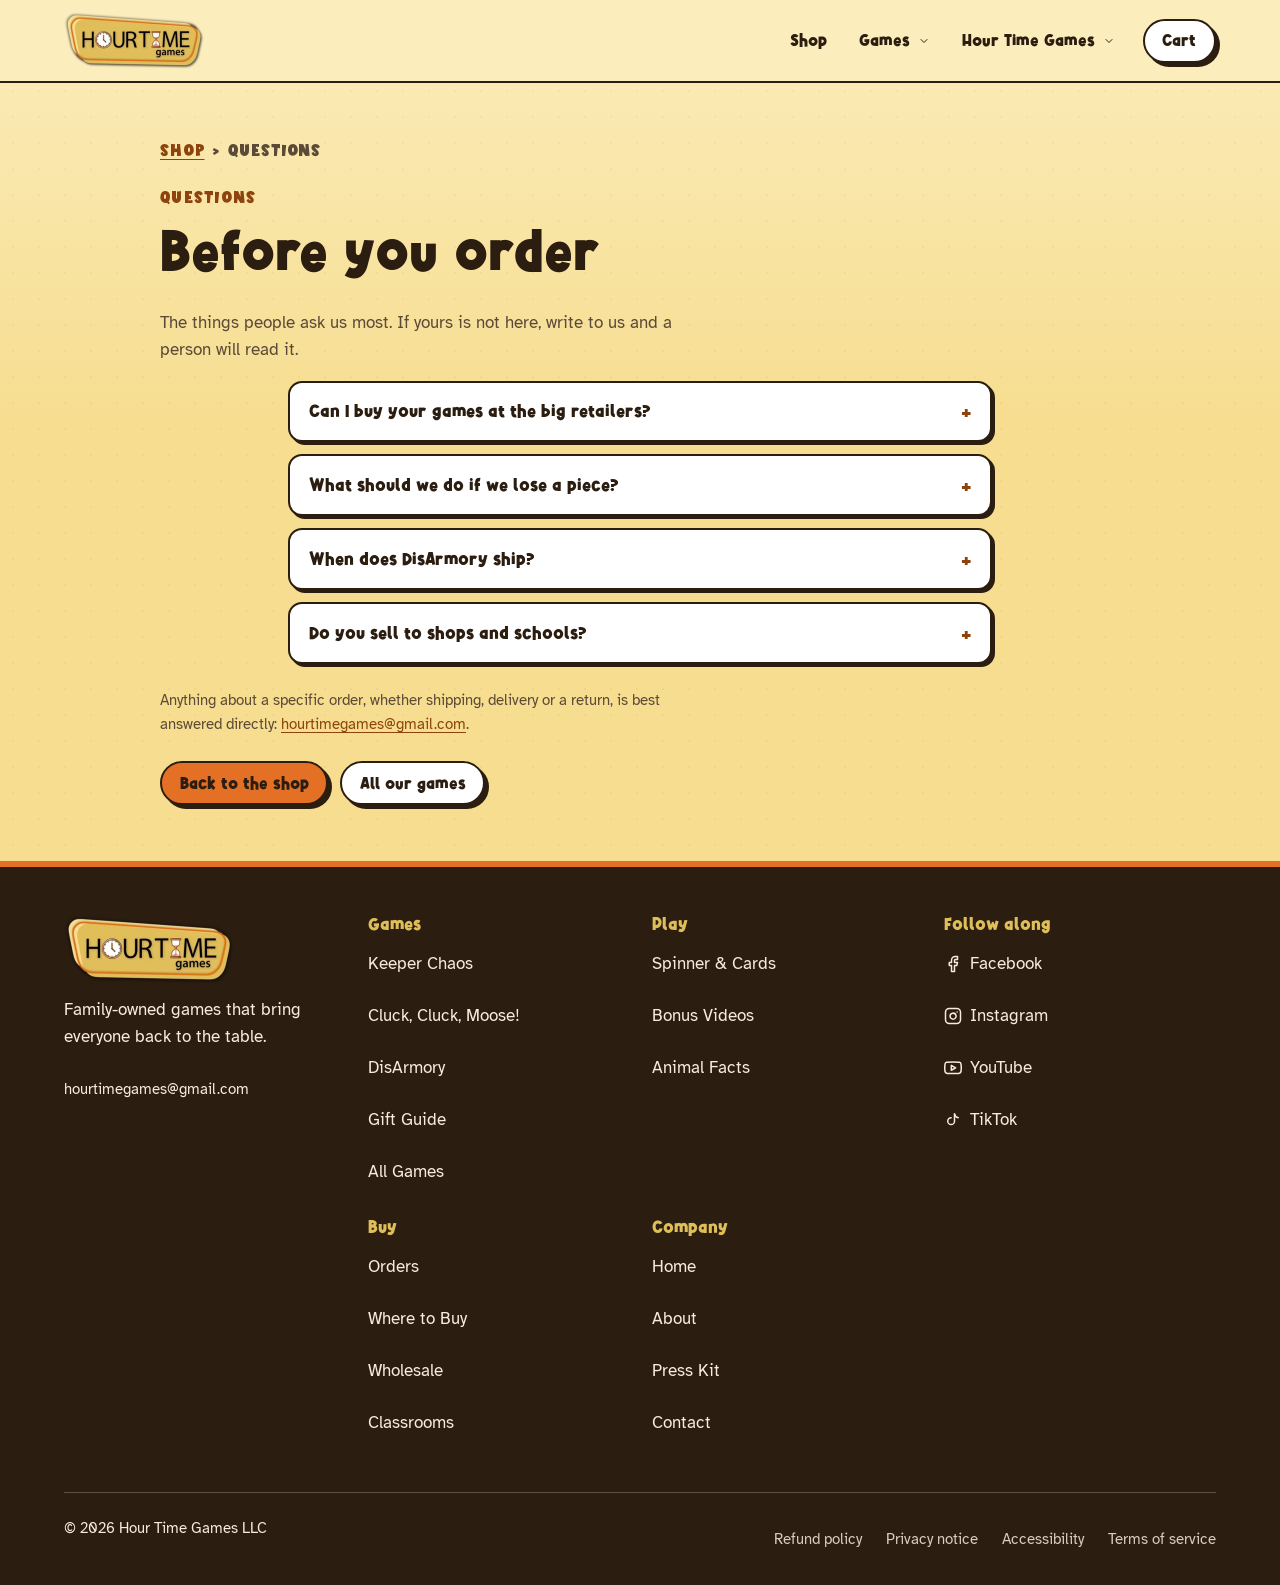
<file: shop/faq/index.html>
<!DOCTYPE html><html lang="en-US" data-colorway="d"><head><meta charset="utf-8"><script>document.documentElement.classList.add("js");document.addEventListener("DOMContentLoaded",function(){var cards=Array.prototype.slice.call(document.querySelectorAll(".settle"));if(!("IntersectionObserver"in window)||!cards.length){cards.forEach(function(c){c.classList.add("is-in")});return}var io=new IntersectionObserver(function(entries){entries.filter(function(e){return e.isIntersecting}).forEach(function(e,i){e.target.style.transitionDelay=Math.min(i,4)*70+"ms";e.target.classList.add("is-in");io.unobserve(e.target)})},{rootMargin:"0px 0px -80px 0px",threshold:0});cards.forEach(function(c){io.observe(c)});setTimeout(function(){cards.forEach(function(c,i){if(!c.classList.contains("is-in")){c.style.transitionDelay=Math.min(i,6)*60+"ms";c.classList.add("is-in");io.unobserve(c)}})},3e3)});
</script><meta name="viewport" content="width=device-width, initial-scale=1"><title>Questions | Hour Time Games</title><meta name="description" content="Answers about buying Hour Time Games direct: how ordering works, what a preorder means, what to do about a lost piece, and where shops and schools should go."><meta name="robots" content="index, follow"><link rel="canonical" href="https://store.hourtimegames.com/shop/faq/"><script type="application/ld+json">{"@context":"https://schema.org","@type":"Organization","name":"Hour Time Games LLC","alternateName":"Hour Time Games","foundingDate":"2023-09-22","url":"https://store.hourtimegames.com/","logo":"https://store.hourtimegames.com/assets/logo-new.webp","sameAs":["https://facebook.com/profile.php?id=61562426546951","https://instagram.com/hourtimegames","https://youtube.com/@hourtimegames/videos","https://tiktok.com/@hourtimegames"]}</script><script type="application/ld+json">{"@context":"https://schema.org","@type":"BreadcrumbList","itemListElement":[{"@type":"ListItem","position":1,"name":"Shop","item":"https://store.hourtimegames.com/shop/"},{"@type":"ListItem","position":2,"name":"Questions"}]}</script><script>window.htgTrack=window.htgTrack||function(){};
</script><link rel="preload" as="font" type="font/woff2" href="/assets/alphakind.woff2" crossorigin><link rel="preload" as="font" type="font/woff2" href="/assets/dinosaur.woff2" crossorigin><style>@font-face{font-family:Alphakind;src:url(/assets/alphakind.woff2)format("woff2");font-weight:400 700;font-display:swap}@font-face{font-family:Dinosaur;src:url(/assets/dinosaur.woff2)format("woff2");font-weight:400 700;font-display:swap}@font-face{font-family:Alphakind;src:url(/assets/glyph-patch.woff2)format("woff2");unicode-range:U+2013-2014,U+AE;ascent-override:96.9%;descent-override:22.2%;line-gap-override:2.8%;font-weight:400 700;font-display:swap}@font-face{font-family:Dinosaur;src:url(/assets/glyph-patch.woff2)format("woff2");unicode-range:U+2013-2014,U+AE;ascent-override:110%;descent-override:30%;line-gap-override:0%;font-weight:400 700;font-display:swap}</style><link rel="icon" type="image/png" href="/assets/favicon-new.png"><link rel="apple-touch-icon" href="/assets/apple-touch-icon-new.png"><link rel="manifest" href="/manifest.webmanifest"><meta name="theme-color" content="#fbedbc"><link rel="stylesheet" href="/colorway-d.css"><meta property="og:title" content="Questions | Hour Time Games"><meta property="og:description" content="Answers about buying Hour Time Games direct: how ordering works, what a preorder means, what to do about a lost piece, and where shops and schools should go."><meta property="og:image" content="https://store.hourtimegames.com/assets/og-home.jpg"><meta property="og:image:alt" content="Hour Time Games — &quot;Quick games, lasting memories!&quot; with the Keeper Chaos, Cluck, Cluck, Moose! and DisArmory boxes"><meta property="og:type" content="website"><meta property="og:site_name" content="Hour Time Games"><meta property="og:locale" content="en_US"><meta property="og:url" content="https://store.hourtimegames.com/shop/faq/"><meta name="twitter:card" content="summary_large_image"><link rel="stylesheet" href="/_astro/BaseLayout.DQX25uO4.css"><style>.faq-list[data-astro-cid-hemr5th4]{gap:var(--space-3);grid-template-columns:minmax(0,1fr);max-width:44rem;margin-inline:auto;display:grid}.faq-item[data-astro-cid-hemr5th4]{background:var(--card);border:var(--border-ink);border-radius:var(--radius-md);box-shadow:var(--shadow-token-sm)}.faq-item[data-astro-cid-hemr5th4] summary[data-astro-cid-hemr5th4]{cursor:pointer;font-family:var(--font-display);justify-content:space-between;align-items:flex-start;gap:min(1rem,16px);min-height:44px;padding:.9rem min(1.2rem,20px);font-size:1.08rem;font-weight:500;list-style:none;display:flex}.faq-item[data-astro-cid-hemr5th4] summary[data-astro-cid-hemr5th4]::-webkit-details-marker{display:none}.faq-marker[data-astro-cid-hemr5th4]{color:var(--rust);transition:transform var(--dur) ease;font-size:1.3rem;font-weight:600;line-height:1.4}.faq-item[data-astro-cid-hemr5th4][open] .faq-marker[data-astro-cid-hemr5th4]{transform:rotate(45deg)}.faq-item[data-astro-cid-hemr5th4] p[data-astro-cid-hemr5th4]{color:var(--ink-soft);max-width:var(--measure);margin:0;padding:0 min(1.2rem,20px) 1.1rem}.faq-page[data-astro-cid-n5ia2563]{padding-block:var(--space-strip);max-width:var(--measure-wide,60rem)}.faq-crumb[data-astro-cid-n5ia2563]{font-family:var(--font-kicker);letter-spacing:.06em;text-transform:uppercase;color:var(--ink-soft);align-items:center;gap:var(--space-2);margin-bottom:var(--space-6);font-size:.9rem;display:flex}.faq-crumb[data-astro-cid-n5ia2563] a[data-astro-cid-n5ia2563]{color:var(--rust)}.faq-lead[data-astro-cid-n5ia2563]{max-width:var(--measure);color:var(--ink-soft)}.faq-more[data-astro-cid-n5ia2563]{margin-top:var(--space-6);max-width:var(--measure);color:var(--ink-soft);font-size:.95rem}.faq-links[data-astro-cid-n5ia2563]{gap:var(--space-3);margin-top:var(--space-6);flex-wrap:wrap;display:flex}</style><link rel="stylesheet" href="/_astro/Cart.xndlLeaG.css"></head><body><a class="skip-link" href="#main-content">Skip to main content</a><header class="site-header" data-astro-cid-nen7h5rs><div class="wrap header-row" data-astro-cid-nen7h5rs><a class="brand" href="/shop/" data-astro-cid-nen7h5rs><img src="/assets/logo-new.webp" alt="Hour Time Games, home" width="140" height="57" data-astro-cid-nen7h5rs></a><a class="btn btn-sm mobile-buy cart-link" href="/shop/#cart" data-cart-link aria-label="Cart" data-astro-cid-nen7h5rs>Cart<span class="cart-link__count" data-cart-count hidden data-astro-cid-nen7h5rs></span></a><button class="nav-toggle" type="button" aria-expanded="false" aria-controls="site-nav" data-astro-cid-nen7h5rs><span class="nav-toggle-bars" aria-hidden="true" data-astro-cid-nen7h5rs></span><span class="nav-toggle-label" data-astro-cid-nen7h5rs>Menu</span></button><div class="nav-scrim" aria-hidden="true" data-astro-cid-nen7h5rs></div><nav id="site-nav" class="site-nav" aria-label="Main" data-astro-cid-nen7h5rs><ul data-astro-cid-nen7h5rs><li data-astro-cid-nen7h5rs><a href="/shop/" data-astro-cid-nen7h5rs>Shop</a></li><li class="has-sub" data-astro-cid-nen7h5rs><button class="sub-toggle" type="button" aria-expanded="false" aria-controls="store-products-sub" data-astro-cid-nen7h5rs>Games<svg class="icon sub-caret" width="12" height="12" viewBox="0 0 24 24" fill="none" stroke="currentColor" stroke-linecap="round" stroke-linejoin="round" aria-hidden="true" data-astro-cid-nen7h5rs><path d="m6 9 6 6 6-6" data-astro-cid-nen7h5rs></path></svg></button><ul id="store-products-sub" class="sub-menu" data-astro-cid-nen7h5rs><li data-astro-cid-nen7h5rs><a href="/shop/keeper-chaos/" data-astro-cid-nen7h5rs>Keeper Chaos</a></li><li data-astro-cid-nen7h5rs><a href="/shop/cluck-cluck-moose/" data-astro-cid-nen7h5rs>Cluck, Cluck, Moose!</a></li><li data-astro-cid-nen7h5rs><a href="/shop/disarmory/" data-astro-cid-nen7h5rs>DisArmory</a></li></ul></li><li class="has-sub" data-astro-cid-nen7h5rs><button class="sub-toggle" type="button" aria-expanded="false" aria-controls="store-explore-sub" data-astro-cid-nen7h5rs>Hour Time Games<svg class="icon sub-caret" width="12" height="12" viewBox="0 0 24 24" fill="none" stroke="currentColor" stroke-linecap="round" stroke-linejoin="round" aria-hidden="true" data-astro-cid-nen7h5rs><path d="m6 9 6 6 6-6" data-astro-cid-nen7h5rs></path></svg></button><ul id="store-explore-sub" class="sub-menu" data-astro-cid-nen7h5rs><li data-astro-cid-nen7h5rs><a href="https://www.hourtimegames.com/" rel="external noopener" data-astro-cid-nen7h5rs>Home</a></li><li data-astro-cid-nen7h5rs><a href="https://www.hourtimegames.com/games/" rel="external noopener" data-astro-cid-nen7h5rs>All Games</a></li><li data-astro-cid-nen7h5rs><a href="https://www.hourtimegames.com/where-to-buy/" rel="external noopener" data-astro-cid-nen7h5rs>Where to Buy</a></li><li data-astro-cid-nen7h5rs><a href="https://www.hourtimegames.com/play/" rel="external noopener" data-astro-cid-nen7h5rs>Play Spinner &amp; Cards</a></li><li data-astro-cid-nen7h5rs><a href="https://www.hourtimegames.com/bonus/" rel="external noopener" data-astro-cid-nen7h5rs>Bonus Videos</a></li><li data-astro-cid-nen7h5rs><a href="https://www.hourtimegames.com/animal-facts/" rel="external noopener" data-astro-cid-nen7h5rs>Animal Facts</a></li><li data-astro-cid-nen7h5rs><a href="https://www.hourtimegames.com/wholesale/" rel="external noopener" data-astro-cid-nen7h5rs>Wholesale</a></li></ul></li><script type="module" src="/_astro/CartBadge.astro_astro_type_script_index_0_lang.Cj0iWwWM.js"></script><style>{`
            .cart-link__count::before { content: ' ('; }
            .cart-link__count::after  { content: ')'; }
          `}</style><li class="nav-cta" data-astro-cid-nen7h5rs><a class="btn btn-sm cart-link" href="/shop/#cart" data-cart-link aria-label="Cart" data-astro-cid-nen7h5rs>Cart<span class="cart-link__count" data-cart-count hidden data-astro-cid-nen7h5rs></span></a></li></ul></nav></div></header><script type="module">var e=document.querySelector(`.nav-toggle`),t=document.getElementById(`site-nav`),n=e?.querySelector(`.nav-toggle-label`),r=()=>e?.getAttribute(`aria-expanded`)===`true`,i=document.querySelector(`.nav-scrim`);function a(r2){e?.setAttribute(`aria-expanded`,String(r2)),t?.classList.toggle(`is-open`,r2),e?.classList.toggle(`is-open`,r2),i?.classList.toggle(`is-open`,r2),document.body.classList.toggle(`menu-open`,r2),n&&(n.textContent=r2?`Close`:`Menu`),l(r2),o(r2)}function o(e2){if(!t)return;if(!e2){t.style.maxHeight=``;return}let n2=document.querySelector(`.site-header`),r2=n2?n2.getBoundingClientRect().bottom:0;t.style.maxHeight=`${Math.max(160,window.innerHeight-r2)}px`}window.addEventListener(`resize`,()=>{r()&&o(true)});var s=()=>[...document.body.children].filter(e2=>e2!==t&&!e2.contains(t)&&!e2.classList.contains(`nav-scrim`)),c=`inert`in HTMLElement.prototype;function l(e2){if(c)for(let t2 of s())t2.inert=e2}var u=`a[href], button:not([disabled]), input:not([disabled]), summary, [tabindex]:not([tabindex="-1"])`;document.addEventListener(`keydown`,n2=>{if(n2.key!==`Tab`||!r()||c)return;let i2=[e,...[...t.querySelectorAll(u)].filter(e2=>e2.offsetParent!==null)];if(!i2.length)return;let a2=i2[0],o2=i2[i2.length-1];n2.shiftKey&&document.activeElement===a2?(n2.preventDefault(),o2.focus()):!n2.shiftKey&&document.activeElement===o2&&(n2.preventDefault(),a2.focus())}),e?.addEventListener(`click`,()=>a(!r())),document.addEventListener(`keydown`,t2=>{t2.key===`Escape`&&r()&&(a(false),e?.focus())}),document.addEventListener(`click`,n2=>{if(!r())return;let i2=n2.target;!t?.contains(i2)&&!e?.contains(i2)&&a(false)}),t?.addEventListener(`click`,e2=>{e2.target.closest(`a`)&&a(false)});var d=[...document.querySelectorAll(`.sub-toggle`)].map(e2=>({btn:e2,menu:document.getElementById(e2.getAttribute(`aria-controls`))})),f=e2=>e2.btn.getAttribute(`aria-expanded`)===`true`;function p(e2,t2){e2.btn.setAttribute(`aria-expanded`,String(t2)),e2.menu.classList.toggle(`is-open`,t2)}d.forEach(e2=>{e2.btn.addEventListener(`click`,()=>{let t2=!f(e2);d.forEach(n2=>p(n2,n2===e2&&t2))})}),document.addEventListener(`keydown`,e2=>{if(e2.key!==`Escape`||r())return;let t2=d.find(f);t2&&(p(t2,false),t2.btn.focus())}),document.addEventListener(`click`,e2=>{let t2=e2.target;d.forEach(e3=>{f(e3)&&!e3.menu.contains(t2)&&!e3.btn.contains(t2)&&p(e3,false)})});
</script><main id="main-content"><div class="wrap faq-page" data-astro-cid-n5ia2563><nav class="faq-crumb" aria-label="Breadcrumb" data-astro-cid-n5ia2563><a href="/shop/" data-astro-cid-n5ia2563>Shop</a><span aria-hidden="true" data-astro-cid-n5ia2563>›</span><span aria-current="page" data-astro-cid-n5ia2563>Questions</span></nav><p class="kicker" data-astro-cid-n5ia2563>Questions</p><h1 class="section-title" data-astro-cid-n5ia2563>Before you order</h1><p class="faq-lead" data-astro-cid-n5ia2563>The things people ask us most. If yours is not here, write to us and a person will read it.</p><div class="faq-list" data-astro-cid-hemr5th4><details class="faq-item" data-astro-cid-hemr5th4><summary data-astro-cid-hemr5th4><span data-astro-cid-hemr5th4>Can I buy your games at the big retailers?</span><span class="faq-marker" aria-hidden="true" data-astro-cid-hemr5th4>+</span></summary><p data-astro-cid-hemr5th4>Our games can all be ordered from <a href="https://store.hourtimegames.com/shop/" rel="external noopener">our own online store</a>, and most are at major retailers too. See our <a href="https://www.hourtimegames.com/where-to-buy/">Where to Buy</a> page for the game-by-game list; <a href="https://www.hourtimegames.com/games/disarmory/">DisArmory</a> is available for preorder exclusively from <a href="https://store.hourtimegames.com/shop/disarmory/" rel="external noopener">our online store</a>.</p></details><details class="faq-item" data-astro-cid-hemr5th4><summary data-astro-cid-hemr5th4><span data-astro-cid-hemr5th4>What should we do if we lose a piece?</span><span class="faq-marker" aria-hidden="true" data-astro-cid-hemr5th4>+</span></summary><p data-astro-cid-hemr5th4>We’re happy to replace lost pieces. Just <a href="https://www.hourtimegames.com/contact/">contact us</a> and we’ll get a replacement to you.</p></details><details class="faq-item" data-astro-cid-hemr5th4><summary data-astro-cid-hemr5th4><span data-astro-cid-hemr5th4>When does DisArmory ship?</span><span class="faq-marker" aria-hidden="true" data-astro-cid-hemr5th4>+</span></summary><p data-astro-cid-hemr5th4>DisArmory is on preorder and ships December 8, 2026. You can order it now and it will be sent as soon as it arrives.</p></details><details class="faq-item" data-astro-cid-hemr5th4><summary data-astro-cid-hemr5th4><span data-astro-cid-hemr5th4>Do you sell to shops and schools?</span><span class="faq-marker" aria-hidden="true" data-astro-cid-hemr5th4>+</span></summary><p data-astro-cid-hemr5th4>Yes. <a href="https://www.hourtimegames.com/wholesale/">wholesale ordering details</a> are on our main site, and <a href="https://www.hourtimegames.com/teachers/">classrooms and libraries</a> can email us for pricing.</p></details></div><p class="faq-more" data-astro-cid-n5ia2563>Anything about a specific order, whether shipping, delivery or a return, is best answered directly: <a href="mailto:hourtimegames@gmail.com" data-astro-cid-n5ia2563>hourtimegames@gmail.com</a>.</p><script type="application/json" data-cart-pairings>{"41503652282503":{"handle":"cluck-cluck-moose","title":"Cluck, Cluck, Moose!","image":"/assets/cluck-box-480.webp","alt":"Cluck, Cluck, Moose! card game box with a cartoon chicken and moose","variantId":"41864243150983"},"41864243150983":{"handle":"disarmory","title":"DisArmory","image":"/assets/disarmory-box-480.webp","alt":"DisArmory game box: two armored knights dueling in a green meadow on the lid, with the tagline Stockpile & Sabotage","variantId":"43497812721799"},"43497812721799":{"handle":"keeper-chaos","title":"Keeper Chaos","image":"/assets/keeper-box-480.webp","alt":"Keeper Chaos board game box with illustrated zoo animals and safari-hat logo","variantId":"41503652282503"}}</script><script type="application/json" data-ship-dates>{"43497812721799":"December 8, 2026"}</script><script type="application/json" data-off-general>{"41503652282503":"keeper-chaos"}</script><dialog class="cart" id="cart" data-cart-inline aria-labelledby="cart-heading" data-astro-cid-mxchjpe6><h2 class="cart__heading" id="cart-heading" tabindex="-1" data-cart-focus data-astro-cid-mxchjpe6>Your cart<span class="sr-only" data-cart-count-unit="sep" hidden data-astro-cid-mxchjpe6>, </span><span class="cart__count" data-cart-count hidden data-astro-cid-mxchjpe6>0</span><span class="sr-only" data-cart-count-unit="items" hidden data-astro-cid-mxchjpe6> items</span></h2><p class="cart__status" data-cart-status role="status" aria-live="polite" tabindex="-1" data-astro-cid-mxchjpe6></p><ul class="cart__rows" data-cart-rows aria-label="Items in your cart" data-astro-cid-mxchjpe6></ul><div class="cart__empty" data-cart-empty hidden data-astro-cid-mxchjpe6><p class="cart__empty-lead" data-astro-cid-mxchjpe6>Nothing in your cart yet.</p><ul class="cart__empty-links" data-astro-cid-mxchjpe6><li data-astro-cid-mxchjpe6><a href="/shop/keeper-chaos/" data-astro-cid-mxchjpe6>Keeper Chaos</a></li><li data-astro-cid-mxchjpe6><a href="/shop/cluck-cluck-moose/" data-astro-cid-mxchjpe6>Cluck, Cluck, Moose!</a></li><li data-astro-cid-mxchjpe6><a href="/shop/disarmory/" data-astro-cid-mxchjpe6>DisArmory</a></li></ul></div><div class="cart__summary" data-cart-summary data-astro-cid-mxchjpe6></div><div class="cart__cross" data-cart-cross hidden data-astro-cid-mxchjpe6><p class="cart__cross-label" data-astro-cid-mxchjpe6>Pairs well with</p><a class="cart__cross-link" data-cart-cross-link href="" data-astro-cid-mxchjpe6><img class="cart__cross-art" data-cart-cross-art alt="" width="64" height="64" loading="lazy" decoding="async" data-astro-cid-mxchjpe6><span class="cart__cross-name" data-cart-cross-name data-astro-cid-mxchjpe6></span></a></div><details class="cart__discount" data-astro-cid-mxchjpe6><summary data-astro-cid-mxchjpe6>Have a discount code?</summary><div class="cart__discount-body" data-astro-cid-mxchjpe6><label class="sr-only" for="cart-discount" data-astro-cid-mxchjpe6>Discount code</label><input id="cart-discount" type="text" name="discount" autocomplete="off" autocapitalize="characters" spellcheck="false" data-cart-discount placeholder="e.g. FAMILY10" data-astro-cid-mxchjpe6><p class="cart__discount-note" data-astro-cid-mxchjpe6>Applied at checkout, where the total is worked out.</p></div></details><button class="btn btn-primary cart__checkout" type="button" disabled data-cart-checkout data-astro-cid-mxchjpe6>Checkout</button><button class="btn cart__shop-pay" type="button" disabled data-cart-shop-pay data-astro-cid-mxchjpe6>Buy with Shop Pay</button><p class="cart__note" data-astro-cid-mxchjpe6>You finish your order on Shopify, where shipping and tax are worked out.</p><button type="button" class="cart__close" data-cart-close aria-label="Close cart" data-astro-cid-mxchjpe6><span aria-hidden="true" data-astro-cid-mxchjpe6>&times;</span></button></dialog><script type="module" src="/_astro/Cart.astro_astro_type_script_index_0_lang.D5vk8jWS.js"></script><script id="cart-catalogue" type="application/json">[{"handle":"keeper-chaos","title":"Keeper Chaos","image":"/assets/keeper-box-480.webp","imageAlt":"Keeper Chaos board game box with illustrated zoo animals and safari-hat logo"},{"handle":"cluck-cluck-moose","title":"Cluck, Cluck, Moose!","image":"/assets/cluck-box-480.webp","imageAlt":"Cluck, Cluck, Moose! card game box with a cartoon chicken and moose"},{"handle":"disarmory","title":"DisArmory","image":"/assets/disarmory-box-480.webp","imageAlt":"DisArmory game box: two armored knights dueling in a green meadow on the lid, with the tagline Stockpile & Sabotage"}]</script><script id="cart-identities" type="application/json">[{"handle":"keeper-chaos","title":"Keeper Chaos","image":"/assets/keeper-box-480.webp","imageAlt":"Keeper Chaos board game box with illustrated zoo animals and safari-hat logo"},{"handle":"cluck-cluck-moose","title":"Cluck, Cluck, Moose!","image":"/assets/cluck-box-480.webp","imageAlt":"Cluck, Cluck, Moose! card game box with a cartoon chicken and moose"},{"handle":"knock-knock","title":"Knock-Knock","image":"/assets/knock-knock.webp","imageAlt":"Knock-Knock game box mockup with a dark wooden door design"},{"handle":"disarmory","title":"DisArmory","image":"/assets/disarmory-box-480.webp","imageAlt":"DisArmory game box: two armored knights dueling in a green meadow on the lid, with the tagline Stockpile & Sabotage"}]</script><nav class="faq-links" aria-label="More" data-astro-cid-n5ia2563><a class="btn btn-sm btn-primary" href="/shop/" data-astro-cid-n5ia2563>Back to the shop</a><a class="btn btn-sm" href="https://www.hourtimegames.com/games/" rel="external noopener" data-astro-cid-n5ia2563>All our games</a></nav></div></main><footer class="site-footer" data-astro-cid-jo6i4kqk><div class="wrap footer-grid" data-astro-cid-jo6i4kqk><div data-astro-cid-jo6i4kqk><img class="footer-logo" src="/assets/logo-new-footer.webp" alt="Hour Time Games" width="170" height="69" loading="lazy" data-astro-cid-jo6i4kqk><p class="footer-tag" data-astro-cid-jo6i4kqk>Family-owned games that bring everyone back to the table.</p><p class="footer-mail" data-astro-cid-jo6i4kqk><a href="mailto:hourtimegames@gmail.com" data-astro-cid-jo6i4kqk>hourtimegames@gmail.com</a></p></div><nav aria-label="Footer" data-astro-cid-jo6i4kqk><div class="footer-groups" data-astro-cid-jo6i4kqk><div data-astro-cid-jo6i4kqk><h3 class="footer-h" data-astro-cid-jo6i4kqk>Games</h3><ul data-astro-cid-jo6i4kqk><li data-astro-cid-jo6i4kqk><a href="/shop/keeper-chaos/" data-astro-cid-jo6i4kqk>Keeper Chaos</a></li><li data-astro-cid-jo6i4kqk><a href="/shop/cluck-cluck-moose/" data-astro-cid-jo6i4kqk>Cluck, Cluck, Moose!</a></li><li data-astro-cid-jo6i4kqk><a href="/shop/disarmory/" data-astro-cid-jo6i4kqk>DisArmory</a></li><li data-astro-cid-jo6i4kqk><a href="/shop/gift-guide/" data-astro-cid-jo6i4kqk>Gift Guide</a></li><li data-astro-cid-jo6i4kqk><a href="/shop/" data-astro-cid-jo6i4kqk>All Games</a></li></ul></div><div data-astro-cid-jo6i4kqk><h3 class="footer-h" data-astro-cid-jo6i4kqk>Play</h3><ul data-astro-cid-jo6i4kqk><li data-astro-cid-jo6i4kqk><a href="https://www.hourtimegames.com/play/" data-astro-cid-jo6i4kqk>Spinner &amp; Cards</a></li><li data-astro-cid-jo6i4kqk><a href="https://www.hourtimegames.com/bonus/" data-astro-cid-jo6i4kqk>Bonus Videos</a></li><li data-astro-cid-jo6i4kqk><a href="https://www.hourtimegames.com/animal-facts/" data-astro-cid-jo6i4kqk>Animal Facts</a></li></ul></div><div data-astro-cid-jo6i4kqk><h3 class="footer-h" data-astro-cid-jo6i4kqk>Buy</h3><ul data-astro-cid-jo6i4kqk><li data-astro-cid-jo6i4kqk><a href="https://shopify.com/58752565383/account" rel="external noopener" data-astro-cid-jo6i4kqk>Orders</a></li><li data-astro-cid-jo6i4kqk><a href="https://www.hourtimegames.com/where-to-buy/" data-astro-cid-jo6i4kqk>Where to Buy</a></li><li data-astro-cid-jo6i4kqk><a href="https://www.hourtimegames.com/wholesale/" data-astro-cid-jo6i4kqk>Wholesale</a></li><li data-astro-cid-jo6i4kqk><a href="https://www.hourtimegames.com/teachers/" data-astro-cid-jo6i4kqk>Classrooms</a></li></ul></div><div data-astro-cid-jo6i4kqk><h3 class="footer-h" data-astro-cid-jo6i4kqk>Company</h3><ul data-astro-cid-jo6i4kqk><li data-astro-cid-jo6i4kqk><a href="https://www.hourtimegames.com/" data-astro-cid-jo6i4kqk>Home</a></li><li data-astro-cid-jo6i4kqk><a href="https://www.hourtimegames.com/about/" data-astro-cid-jo6i4kqk>About</a></li><li data-astro-cid-jo6i4kqk><a href="https://www.hourtimegames.com/press/" data-astro-cid-jo6i4kqk>Press Kit</a></li><li data-astro-cid-jo6i4kqk><a href="https://www.hourtimegames.com/contact/" data-astro-cid-jo6i4kqk>Contact</a></li></ul></div></div></nav><div data-astro-cid-jo6i4kqk><h3 class="footer-h" data-astro-cid-jo6i4kqk>Follow along</h3><ul data-astro-cid-jo6i4kqk><li data-astro-cid-jo6i4kqk><a class="social-link no-ext-icon" href="https://facebook.com/profile.php?id=61562426546951" target="_blank" rel="external noopener" data-astro-cid-jo6i4kqk><svg class="icon" width="18" height="18" viewBox="0 0 24 24" fill="none" stroke="currentColor" stroke-linecap="round" stroke-linejoin="round" aria-hidden="true" data-astro-cid-jo6i4kqk><path d="M18 2h-3a5 5 0 0 0-5 5v3H7v4h3v8h4v-8h3l1-4h-4V7a1 1 0 0 1 1-1h3z"/></svg>Facebook<span class="sr-only"> (opens in a new tab)</span></a></li><li data-astro-cid-jo6i4kqk><a class="social-link no-ext-icon" href="https://instagram.com/hourtimegames" target="_blank" rel="external noopener" data-astro-cid-jo6i4kqk><svg class="icon" width="18" height="18" viewBox="0 0 24 24" fill="none" stroke="currentColor" stroke-linecap="round" stroke-linejoin="round" aria-hidden="true" data-astro-cid-jo6i4kqk><rect x="2" y="2" width="20" height="20" rx="5"/><path d="M16 11.37a4 4 0 1 1-7.9 1.17 4 4 0 0 1 7.9-1.17z"/><line x1="17.5" y1="6.5" x2="17.51" y2="6.5"/></svg>Instagram<span class="sr-only"> (opens in a new tab)</span></a></li><li data-astro-cid-jo6i4kqk><a class="social-link no-ext-icon" href="https://youtube.com/@hourtimegames/videos" target="_blank" rel="external noopener" data-astro-cid-jo6i4kqk><svg class="icon" width="18" height="18" viewBox="0 0 24 24" fill="none" stroke="currentColor" stroke-linecap="round" stroke-linejoin="round" aria-hidden="true" data-astro-cid-jo6i4kqk><path d="M22.54 6.42a2.78 2.78 0 0 0-1.94-2C18.88 4 12 4 12 4s-6.88 0-8.6.46a2.78 2.78 0 0 0-1.94 2A29 29 0 0 0 1 11.75a29 29 0 0 0 .46 5.33A2.78 2.78 0 0 0 3.4 19c1.72.46 8.6.46 8.6.46s6.88 0 8.6-.46a2.78 2.78 0 0 0 1.94-2 29 29 0 0 0 .46-5.25 29 29 0 0 0-.46-5.33z"/><polygon points="9.75 15.02 15.5 11.75 9.75 8.48"/></svg>YouTube<span class="sr-only"> (opens in a new tab)</span></a></li><li data-astro-cid-jo6i4kqk><a class="social-link no-ext-icon" href="https://tiktok.com/@hourtimegames" target="_blank" rel="external noopener" data-astro-cid-jo6i4kqk><svg class="icon" width="18" height="18" viewBox="0 0 24 24" fill="none" stroke="currentColor" stroke-linecap="round" stroke-linejoin="round" aria-hidden="true" data-astro-cid-jo6i4kqk><path d="M14 4v9.5a4.5 4.5 0 1 1-4.5-4.5"/><path d="M14 4c.5 2.6 2.4 4.6 5 5"/></svg>TikTok<span class="sr-only"> (opens in a new tab)</span></a></li></ul></div></div><div class="wrap footer-legal" data-astro-cid-jo6i4kqk><p data-astro-cid-jo6i4kqk>© 2026 Hour Time Games LLC</p><ul class="policy-links" data-astro-cid-jo6i4kqk><li data-astro-cid-jo6i4kqk><a href="https://store.hourtimegames.com/shop/policies/refund-policy/" data-astro-cid-jo6i4kqk>Refund policy</a></li><li data-astro-cid-jo6i4kqk><a href="https://www.hourtimegames.com/privacy/" rel="external noopener" data-astro-cid-jo6i4kqk>Privacy notice</a></li><li data-astro-cid-jo6i4kqk><a href="https://www.hourtimegames.com/accessibility/" rel="external noopener" data-astro-cid-jo6i4kqk>Accessibility</a></li><li data-astro-cid-jo6i4kqk><a href="https://store.hourtimegames.com/shop/policies/terms-of-service/" data-astro-cid-jo6i4kqk>Terms of service</a></li></ul></div></footer></body></html>
</file>
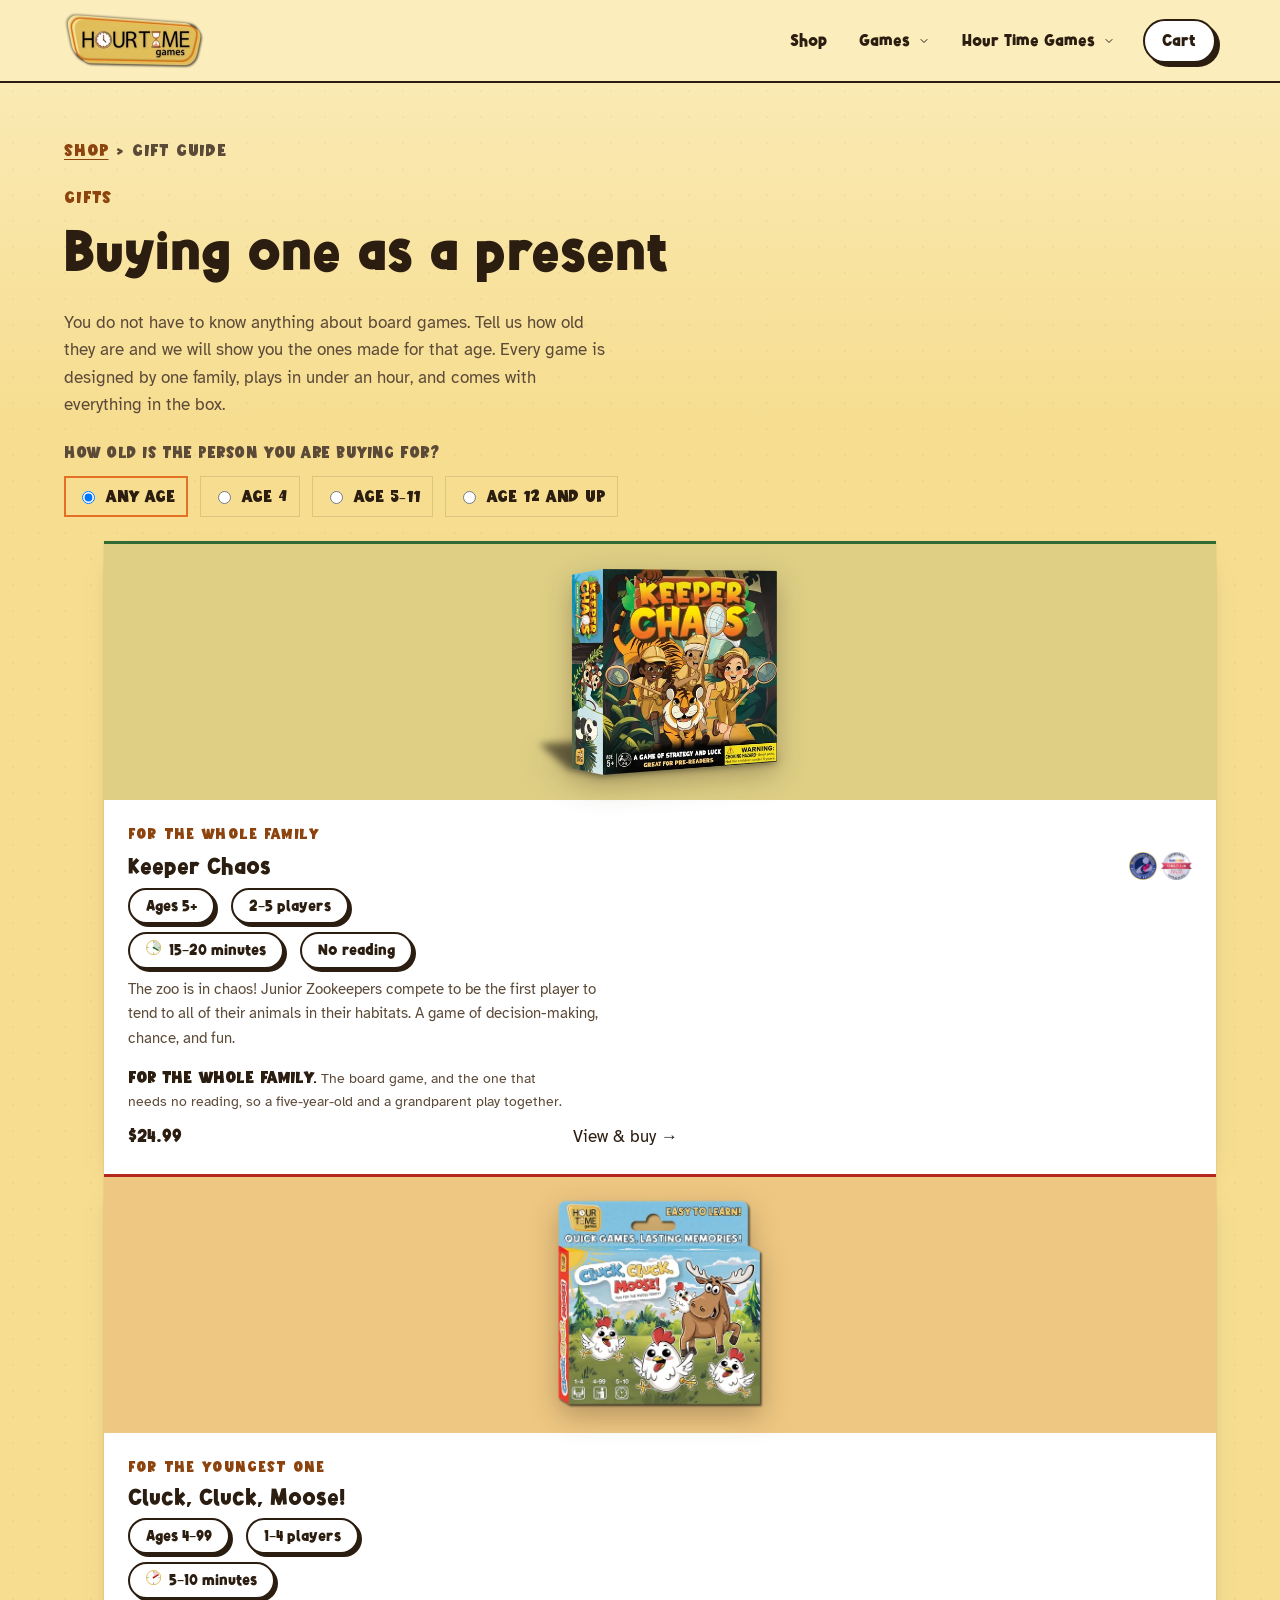
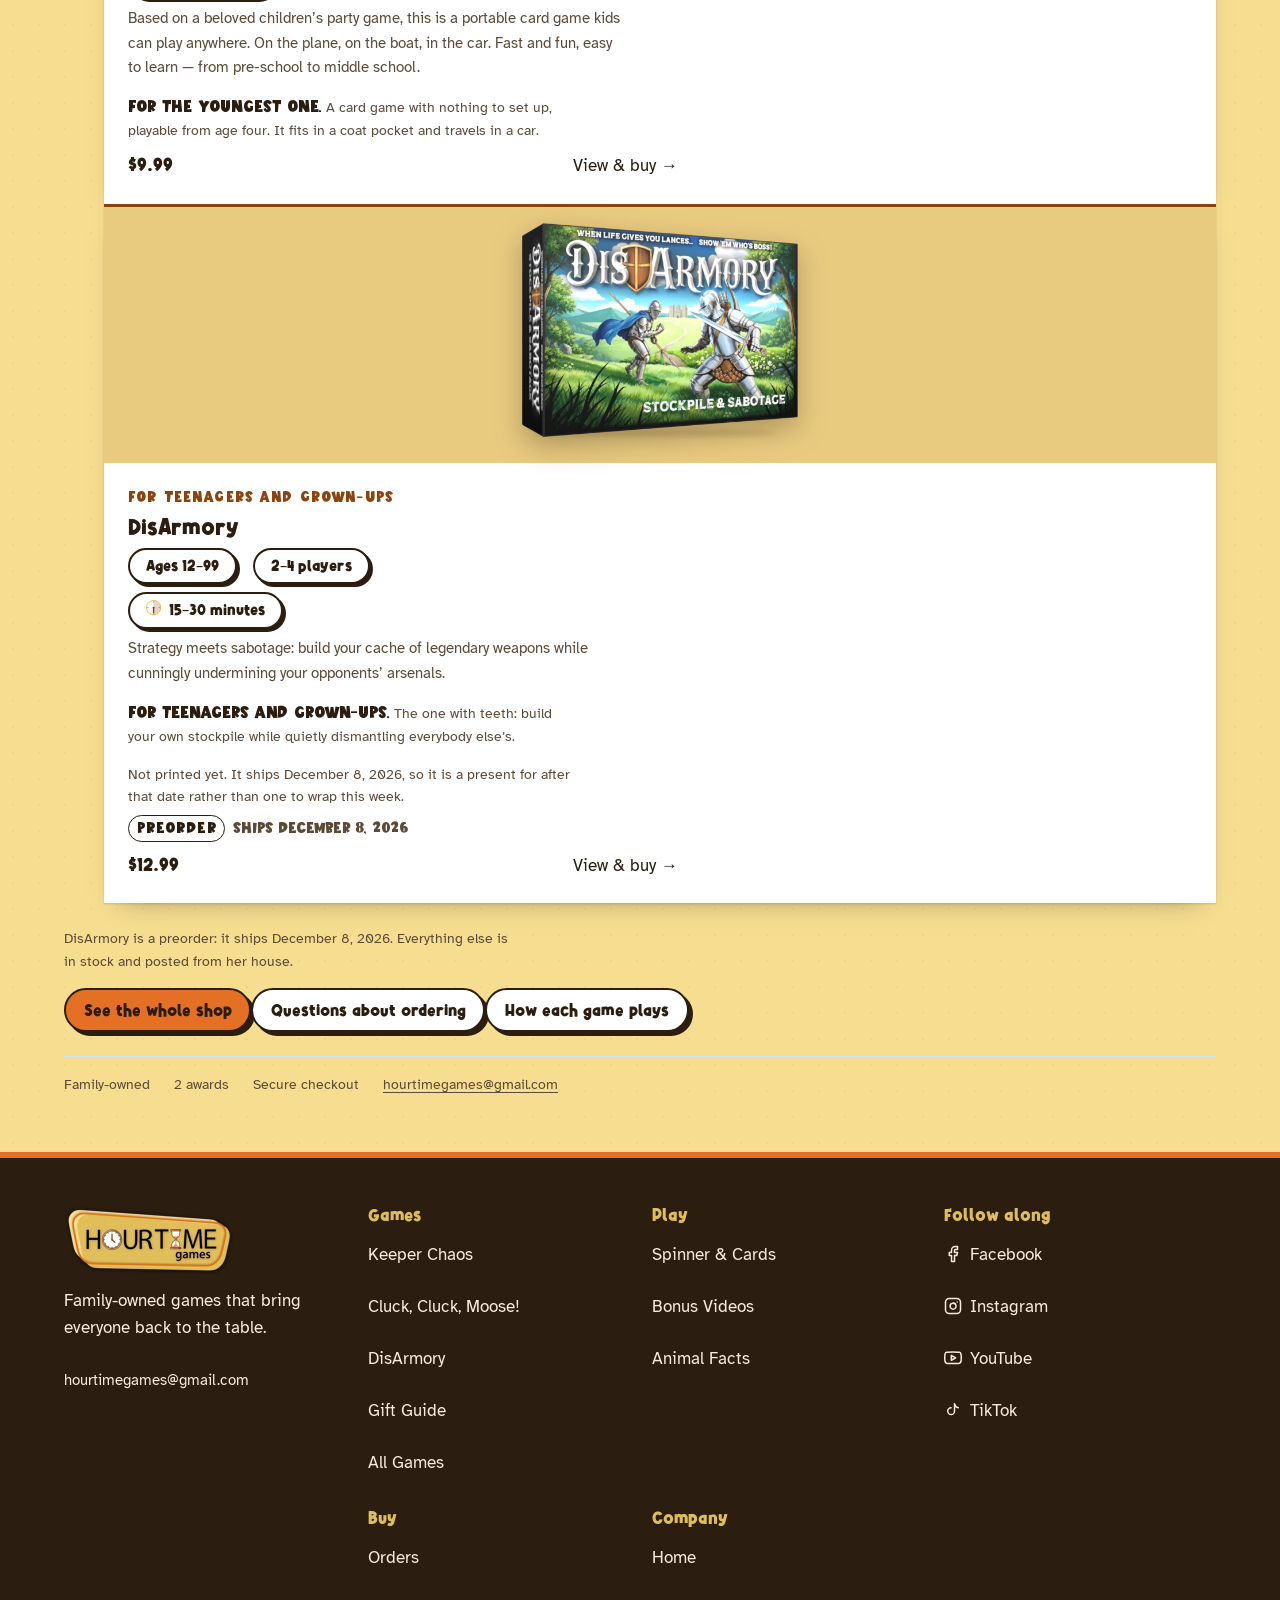
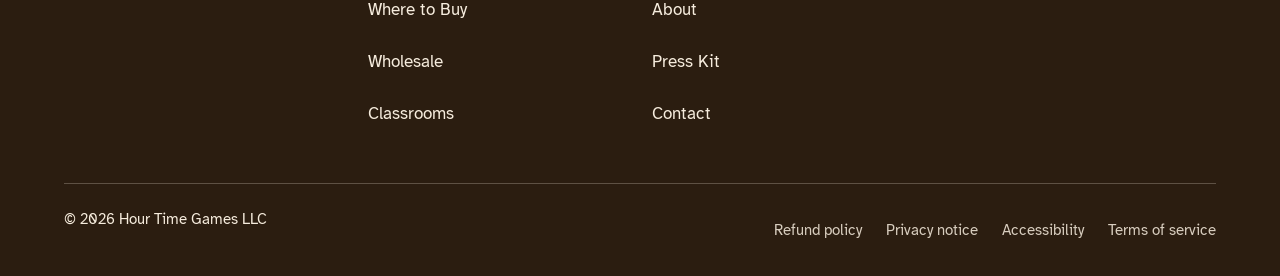
<file: shop/gift-guide/index.html>
<!DOCTYPE html><html lang="en-US" data-colorway="d"><head><meta charset="utf-8"><script>document.documentElement.classList.add("js");document.addEventListener("DOMContentLoaded",function(){var cards=Array.prototype.slice.call(document.querySelectorAll(".settle"));if(!("IntersectionObserver"in window)||!cards.length){cards.forEach(function(c){c.classList.add("is-in")});return}var io=new IntersectionObserver(function(entries){entries.filter(function(e){return e.isIntersecting}).forEach(function(e,i){e.target.style.transitionDelay=Math.min(i,4)*70+"ms";e.target.classList.add("is-in");io.unobserve(e.target)})},{rootMargin:"0px 0px -80px 0px",threshold:0});cards.forEach(function(c){io.observe(c)});setTimeout(function(){cards.forEach(function(c,i){if(!c.classList.contains("is-in")){c.style.transitionDelay=Math.min(i,6)*60+"ms";c.classList.add("is-in");io.unobserve(c)}})},3e3)});
</script><meta name="viewport" content="width=device-width, initial-scale=1"><title>Gift guide | Hour Time Games</title><meta name="description" content="Buying a Hour Time Games board or card game as a present? Tell us how old they are and we will show you the one made for that age, from four up to grown-ups."><meta name="robots" content="index, follow"><link rel="canonical" href="https://store.hourtimegames.com/shop/gift-guide/"><script type="application/ld+json">{"@context":"https://schema.org","@type":"Organization","name":"Hour Time Games LLC","alternateName":"Hour Time Games","foundingDate":"2023-09-22","url":"https://store.hourtimegames.com/","logo":"https://store.hourtimegames.com/assets/logo-new.webp","sameAs":["https://facebook.com/profile.php?id=61562426546951","https://instagram.com/hourtimegames","https://youtube.com/@hourtimegames/videos","https://tiktok.com/@hourtimegames"]}</script><script type="application/ld+json">{"@context":"https://schema.org","@type":"BreadcrumbList","itemListElement":[{"@type":"ListItem","position":1,"name":"Shop","item":"https://store.hourtimegames.com/shop/"},{"@type":"ListItem","position":2,"name":"Gift guide"}]}</script><script>window.htgTrack=window.htgTrack||function(){};
</script><link rel="preload" as="font" type="font/woff2" href="/assets/alphakind.woff2" crossorigin><link rel="preload" as="font" type="font/woff2" href="/assets/dinosaur.woff2" crossorigin><style>@font-face{font-family:Alphakind;src:url(/assets/alphakind.woff2)format("woff2");font-weight:400 700;font-display:swap}@font-face{font-family:Dinosaur;src:url(/assets/dinosaur.woff2)format("woff2");font-weight:400 700;font-display:swap}@font-face{font-family:Alphakind;src:url(/assets/glyph-patch.woff2)format("woff2");unicode-range:U+2013-2014,U+AE;ascent-override:96.9%;descent-override:22.2%;line-gap-override:2.8%;font-weight:400 700;font-display:swap}@font-face{font-family:Dinosaur;src:url(/assets/glyph-patch.woff2)format("woff2");unicode-range:U+2013-2014,U+AE;ascent-override:110%;descent-override:30%;line-gap-override:0%;font-weight:400 700;font-display:swap}</style><link rel="icon" type="image/png" href="/assets/favicon-new.png"><link rel="apple-touch-icon" href="/assets/apple-touch-icon-new.png"><link rel="manifest" href="/manifest.webmanifest"><meta name="theme-color" content="#fbedbc"><link rel="stylesheet" href="/colorway-d.css"><meta property="og:title" content="Gift guide | Hour Time Games"><meta property="og:description" content="Buying a Hour Time Games board or card game as a present? Tell us how old they are and we will show you the one made for that age, from four up to grown-ups."><meta property="og:image" content="https://store.hourtimegames.com/assets/og-home.jpg"><meta property="og:image:alt" content="Hour Time Games — &quot;Quick games, lasting memories!&quot; with the Keeper Chaos, Cluck, Cluck, Moose! and DisArmory boxes"><meta property="og:type" content="website"><meta property="og:site_name" content="Hour Time Games"><meta property="og:locale" content="en_US"><meta property="og:url" content="https://store.hourtimegames.com/shop/gift-guide/"><meta name="twitter:card" content="summary_large_image"><link rel="stylesheet" href="/_astro/BaseLayout.DQX25uO4.css"><style>.trust-bar[data-astro-cid-lmn7abdq]{margin:var(--space-6) 0 0;padding:var(--space-4) 0 0;border-top:1px solid var(--paper-dark);gap:var(--space-2) var(--space-6);color:var(--ink-soft);flex-wrap:wrap;font-family:inherit;font-size:.9rem;list-style:none;display:flex}.trust-bar[data-astro-cid-lmn7abdq] a[data-astro-cid-lmn7abdq]{color:inherit}.dial[data-astro-cid-r3lwuwpn]{align-items:baseline;gap:var(--space-2);display:inline-flex}.dial__svg[data-astro-cid-r3lwuwpn]{inline-size:var(--dial-size);block-size:var(--dial-size);flex:none}.dial__label[data-astro-cid-r3lwuwpn]{font-variant-numeric:tabular-nums}.dial__svg--draw[data-astro-cid-r3lwuwpn] path[data-astro-cid-r3lwuwpn]{stroke-dasharray:400;stroke-dashoffset:400px;animation:.4s ease-out forwards dial-draw}@keyframes dial-draw{to{stroke-dashoffset:0}}@media (prefers-reduced-motion:reduce){.dial__svg--draw[data-astro-cid-r3lwuwpn] path[data-astro-cid-r3lwuwpn]{stroke-dasharray:none;stroke-dashoffset:0;animation:none}}</style><link rel="stylesheet" href="/_astro/gift-bands.njj39ciC.css"><link rel="stylesheet" href="/_astro/Cart.xndlLeaG.css"><style>.gift[data-astro-cid-7mx4jrtm]{padding-block:var(--space-strip)}.gift-crumb[data-astro-cid-7mx4jrtm]{font-family:var(--font-kicker);letter-spacing:.06em;text-transform:uppercase;color:var(--ink-soft);align-items:center;gap:var(--space-2);margin-bottom:var(--space-6);font-size:.9rem;display:flex}.gift-crumb[data-astro-cid-7mx4jrtm] a[data-astro-cid-7mx4jrtm]{color:var(--rust)}.gift-lead[data-astro-cid-7mx4jrtm]{max-width:var(--measure);color:var(--ink-soft)}.gift-bands[data-astro-cid-7mx4jrtm]{margin:var(--space-6) 0 var(--space-6);border:0;padding:0}.gift-bands[data-astro-cid-7mx4jrtm] legend[data-astro-cid-7mx4jrtm]{font-family:var(--font-kicker);letter-spacing:.04em;text-transform:uppercase;color:var(--ink-soft);margin-bottom:var(--space-3);padding:0;font-size:.85rem}.gift-for[data-astro-cid-7mx4jrtm]{margin:var(--space-2) 0 0;color:var(--ink-soft);font-size:.9rem}.gift-for__who[data-astro-cid-7mx4jrtm]{font-family:var(--font-kicker);color:var(--ink)}.gift-arrival[data-astro-cid-7mx4jrtm]{margin:var(--space-2) 0 0;color:var(--ink-soft);font-size:.85rem}.gift-note[data-astro-cid-7mx4jrtm]{max-width:var(--measure);margin-top:var(--space-6);color:var(--ink-soft);font-size:.9rem}.gift-picker[data-astro-cid-7mx4jrtm]:has(#gift-band-b0:checked) .shelf-card:not([data-bands~=b0]),.gift-picker[data-astro-cid-7mx4jrtm]:has(#gift-band-b1:checked) .shelf-card:not([data-bands~=b1]),.gift-picker[data-astro-cid-7mx4jrtm]:has(#gift-band-b2:checked) .shelf-card:not([data-bands~=b2]),.gift-picker[data-astro-cid-7mx4jrtm]:has(#gift-band-b3:checked) .shelf-card:not([data-bands~=b3]),.gift-picker[data-astro-cid-7mx4jrtm]:has(#gift-band-b4:checked) .shelf-card:not([data-bands~=b4]),.gift-picker[data-astro-cid-7mx4jrtm]:has(#gift-band-b5:checked) .shelf-card:not([data-bands~=b5]){display:none}</style></head><body><a class="skip-link" href="#main-content">Skip to main content</a><header class="site-header" data-astro-cid-nen7h5rs><div class="wrap header-row" data-astro-cid-nen7h5rs><a class="brand" href="/shop/" data-astro-cid-nen7h5rs><img src="/assets/logo-new.webp" alt="Hour Time Games, home" width="140" height="57" data-astro-cid-nen7h5rs></a><a class="btn btn-sm mobile-buy cart-link" href="/shop/#cart" data-cart-link aria-label="Cart" data-astro-cid-nen7h5rs>Cart<span class="cart-link__count" data-cart-count hidden data-astro-cid-nen7h5rs></span></a><button class="nav-toggle" type="button" aria-expanded="false" aria-controls="site-nav" data-astro-cid-nen7h5rs><span class="nav-toggle-bars" aria-hidden="true" data-astro-cid-nen7h5rs></span><span class="nav-toggle-label" data-astro-cid-nen7h5rs>Menu</span></button><div class="nav-scrim" aria-hidden="true" data-astro-cid-nen7h5rs></div><nav id="site-nav" class="site-nav" aria-label="Main" data-astro-cid-nen7h5rs><ul data-astro-cid-nen7h5rs><li data-astro-cid-nen7h5rs><a href="/shop/" data-astro-cid-nen7h5rs>Shop</a></li><li class="has-sub" data-astro-cid-nen7h5rs><button class="sub-toggle" type="button" aria-expanded="false" aria-controls="store-products-sub" data-astro-cid-nen7h5rs>Games<svg class="icon sub-caret" width="12" height="12" viewBox="0 0 24 24" fill="none" stroke="currentColor" stroke-linecap="round" stroke-linejoin="round" aria-hidden="true" data-astro-cid-nen7h5rs><path d="m6 9 6 6 6-6" data-astro-cid-nen7h5rs></path></svg></button><ul id="store-products-sub" class="sub-menu" data-astro-cid-nen7h5rs><li data-astro-cid-nen7h5rs><a href="/shop/keeper-chaos/" data-astro-cid-nen7h5rs>Keeper Chaos</a></li><li data-astro-cid-nen7h5rs><a href="/shop/cluck-cluck-moose/" data-astro-cid-nen7h5rs>Cluck, Cluck, Moose!</a></li><li data-astro-cid-nen7h5rs><a href="/shop/disarmory/" data-astro-cid-nen7h5rs>DisArmory</a></li></ul></li><li class="has-sub" data-astro-cid-nen7h5rs><button class="sub-toggle" type="button" aria-expanded="false" aria-controls="store-explore-sub" data-astro-cid-nen7h5rs>Hour Time Games<svg class="icon sub-caret" width="12" height="12" viewBox="0 0 24 24" fill="none" stroke="currentColor" stroke-linecap="round" stroke-linejoin="round" aria-hidden="true" data-astro-cid-nen7h5rs><path d="m6 9 6 6 6-6" data-astro-cid-nen7h5rs></path></svg></button><ul id="store-explore-sub" class="sub-menu" data-astro-cid-nen7h5rs><li data-astro-cid-nen7h5rs><a href="https://www.hourtimegames.com/" rel="external noopener" data-astro-cid-nen7h5rs>Home</a></li><li data-astro-cid-nen7h5rs><a href="https://www.hourtimegames.com/games/" rel="external noopener" data-astro-cid-nen7h5rs>All Games</a></li><li data-astro-cid-nen7h5rs><a href="https://www.hourtimegames.com/where-to-buy/" rel="external noopener" data-astro-cid-nen7h5rs>Where to Buy</a></li><li data-astro-cid-nen7h5rs><a href="https://www.hourtimegames.com/play/" rel="external noopener" data-astro-cid-nen7h5rs>Play Spinner &amp; Cards</a></li><li data-astro-cid-nen7h5rs><a href="https://www.hourtimegames.com/bonus/" rel="external noopener" data-astro-cid-nen7h5rs>Bonus Videos</a></li><li data-astro-cid-nen7h5rs><a href="https://www.hourtimegames.com/animal-facts/" rel="external noopener" data-astro-cid-nen7h5rs>Animal Facts</a></li><li data-astro-cid-nen7h5rs><a href="https://www.hourtimegames.com/wholesale/" rel="external noopener" data-astro-cid-nen7h5rs>Wholesale</a></li></ul></li><script type="module" src="/_astro/CartBadge.astro_astro_type_script_index_0_lang.Cj0iWwWM.js"></script><style>{`
            .cart-link__count::before { content: ' ('; }
            .cart-link__count::after  { content: ')'; }
          `}</style><li class="nav-cta" data-astro-cid-nen7h5rs><a class="btn btn-sm cart-link" href="/shop/#cart" data-cart-link aria-label="Cart" data-astro-cid-nen7h5rs>Cart<span class="cart-link__count" data-cart-count hidden data-astro-cid-nen7h5rs></span></a></li></ul></nav></div></header><script type="module">var e=document.querySelector(`.nav-toggle`),t=document.getElementById(`site-nav`),n=e?.querySelector(`.nav-toggle-label`),r=()=>e?.getAttribute(`aria-expanded`)===`true`,i=document.querySelector(`.nav-scrim`);function a(r2){e?.setAttribute(`aria-expanded`,String(r2)),t?.classList.toggle(`is-open`,r2),e?.classList.toggle(`is-open`,r2),i?.classList.toggle(`is-open`,r2),document.body.classList.toggle(`menu-open`,r2),n&&(n.textContent=r2?`Close`:`Menu`),l(r2),o(r2)}function o(e2){if(!t)return;if(!e2){t.style.maxHeight=``;return}let n2=document.querySelector(`.site-header`),r2=n2?n2.getBoundingClientRect().bottom:0;t.style.maxHeight=`${Math.max(160,window.innerHeight-r2)}px`}window.addEventListener(`resize`,()=>{r()&&o(true)});var s=()=>[...document.body.children].filter(e2=>e2!==t&&!e2.contains(t)&&!e2.classList.contains(`nav-scrim`)),c=`inert`in HTMLElement.prototype;function l(e2){if(c)for(let t2 of s())t2.inert=e2}var u=`a[href], button:not([disabled]), input:not([disabled]), summary, [tabindex]:not([tabindex="-1"])`;document.addEventListener(`keydown`,n2=>{if(n2.key!==`Tab`||!r()||c)return;let i2=[e,...[...t.querySelectorAll(u)].filter(e2=>e2.offsetParent!==null)];if(!i2.length)return;let a2=i2[0],o2=i2[i2.length-1];n2.shiftKey&&document.activeElement===a2?(n2.preventDefault(),o2.focus()):!n2.shiftKey&&document.activeElement===o2&&(n2.preventDefault(),a2.focus())}),e?.addEventListener(`click`,()=>a(!r())),document.addEventListener(`keydown`,t2=>{t2.key===`Escape`&&r()&&(a(false),e?.focus())}),document.addEventListener(`click`,n2=>{if(!r())return;let i2=n2.target;!t?.contains(i2)&&!e?.contains(i2)&&a(false)}),t?.addEventListener(`click`,e2=>{e2.target.closest(`a`)&&a(false)});var d=[...document.querySelectorAll(`.sub-toggle`)].map(e2=>({btn:e2,menu:document.getElementById(e2.getAttribute(`aria-controls`))})),f=e2=>e2.btn.getAttribute(`aria-expanded`)===`true`;function p(e2,t2){e2.btn.setAttribute(`aria-expanded`,String(t2)),e2.menu.classList.toggle(`is-open`,t2)}d.forEach(e2=>{e2.btn.addEventListener(`click`,()=>{let t2=!f(e2);d.forEach(n2=>p(n2,n2===e2&&t2))})}),document.addEventListener(`keydown`,e2=>{if(e2.key!==`Escape`||r())return;let t2=d.find(f);t2&&(p(t2,false),t2.btn.focus())}),document.addEventListener(`click`,e2=>{let t2=e2.target;d.forEach(e3=>{f(e3)&&!e3.menu.contains(t2)&&!e3.btn.contains(t2)&&p(e3,false)})});
</script><main id="main-content"><div class="wrap gift" data-astro-cid-7mx4jrtm><nav class="gift-crumb" aria-label="Breadcrumb" data-astro-cid-7mx4jrtm><a href="/shop/" data-astro-cid-7mx4jrtm>Shop</a><span aria-hidden="true" data-astro-cid-7mx4jrtm>&rsaquo;</span><span aria-current="page" data-astro-cid-7mx4jrtm>Gift guide</span></nav><p class="kicker" data-astro-cid-7mx4jrtm>Gifts</p><h1 class="section-title" data-astro-cid-7mx4jrtm>Buying one as a present</h1><p class="gift-lead" data-astro-cid-7mx4jrtm>You do not have to know anything about board games. Tell us how old they are and we will show you the ones made for that age. Every game is designed by one family, plays in under an hour, and comes with everything in the box.</p><div class="gift-picker" data-astro-cid-7mx4jrtm><fieldset class="gift-bands" data-astro-cid-7mx4jrtm><legend data-astro-cid-7mx4jrtm>How old is the person you are buying for?</legend><div class="gift-opts" data-astro-cid-7mx4jrtm><label class="gift-opt" data-astro-cid-7mx4jrtm><input type="radio" name="gift-age" id="gift-band-any" value="any" checked data-astro-cid-7mx4jrtm><span data-astro-cid-7mx4jrtm>Any age</span></label><label class="gift-opt" data-astro-cid-7mx4jrtm><input type="radio" name="gift-age" id="gift-band-b0" value="b0" data-astro-cid-7mx4jrtm><span data-astro-cid-7mx4jrtm>Age 4</span></label><label class="gift-opt" data-astro-cid-7mx4jrtm><input type="radio" name="gift-age" id="gift-band-b1" value="b1" data-astro-cid-7mx4jrtm><span data-astro-cid-7mx4jrtm>Age 5–11</span></label><label class="gift-opt" data-astro-cid-7mx4jrtm><input type="radio" name="gift-age" id="gift-band-b2" value="b2" data-astro-cid-7mx4jrtm><span data-astro-cid-7mx4jrtm>Age 12 and up</span></label></div></fieldset><ul class="shelf collection gift-results" data-astro-cid-7mx4jrtm><li class="shelf-card" data-bands="b1 b2" data-analytics-card="{&quot;item_id&quot;:&quot;keeper-chaos&quot;,&quot;item_name&quot;:&quot;Keeper Chaos&quot;,&quot;price&quot;:24.99}" style="--accent: var(--green); --intrinsic: 1200px" data-astro-cid-obj4ybwh><div class="shelf-well" data-astro-cid-obj4ybwh><img src="/assets/keeper-box-480.webp" alt="Keeper Chaos board game box with illustrated zoo animals and safari-hat logo" width="1200" height="1071" loading="lazy" decoding="async" data-astro-cid-obj4ybwh></div><div class="shelf-body" data-astro-cid-obj4ybwh><p class="shelf-eyebrow" data-astro-cid-obj4ybwh>For the whole family</p><div class="shelf-name-row" data-astro-cid-obj4ybwh><h2 class="shelf-name" data-astro-cid-obj4ybwh><a class="shelf-link" href="/shop/keeper-chaos/" data-astro-cid-obj4ybwh>Keeper Chaos</a></h2><span class="shelf-seals" data-astro-cid-obj4ybwh><img class="shelf-seal" src="/assets/seal-mca.webp" alt="Mom’s Choice Awards® Gold Recipient" width="160" height="160" loading="lazy" decoding="async" data-astro-cid-obj4ybwh><img class="shelf-seal" src="/assets/seal-sparks.webp" alt="Sparks Play Family Fun Toy &amp; Game Award" width="150" height="134" loading="lazy" decoding="async" data-astro-cid-obj4ybwh></span></div><ul class="chips shelf-facts" data-astro-cid-obj4ybwh><li data-astro-cid-obj4ybwh>Ages 5+</li><li data-astro-cid-obj4ybwh>2–5 players</li><li class="shelf-facts__break" aria-hidden="true" data-astro-cid-obj4ybwh></li><li class="shelf-facts__dial" data-astro-cid-obj4ybwh><span class="dial" style="--dial-size: 16px; --dial-accent: var(--green);" data-astro-cid-r3lwuwpn><svg class="dial__svg" width="16" height="16" viewBox="0 0 16 16" aria-hidden="true" focusable="false" data-astro-cid-r3lwuwpn><circle cx="8" cy="8" r="7.5" fill="var(--card, #fff)" stroke="var(--yellow)" stroke-width="1" data-astro-cid-r3lwuwpn></circle><line x1="8" y1="3" x2="8" y2="1" stroke="var(--ink)" stroke-width="1" opacity="0.35" data-astro-cid-r3lwuwpn></line><line x1="13" y1="8" x2="15" y2="8" stroke="var(--ink)" stroke-width="1" opacity="0.35" data-astro-cid-r3lwuwpn></line><line x1="8" y1="13" x2="8" y2="15" stroke="var(--ink)" stroke-width="1" opacity="0.35" data-astro-cid-r3lwuwpn></line><line x1="3" y1="8" x2="1" y2="8" stroke="var(--ink)" stroke-width="1" opacity="0.35" data-astro-cid-r3lwuwpn></line><path d="M 8 8 L 8 1 A 7 7 0 0 1 14.06 11.5 Z" fill="var(--dial-accent)" opacity="0.22" data-astro-cid-r3lwuwpn></path><line x1="8" y1="8" x2="12.76" y2="10.75" stroke="var(--dial-accent)" stroke-width="1.5" stroke-linecap="round" data-astro-cid-r3lwuwpn></line><circle cx="8" cy="8" r="1" fill="var(--dial-accent)" data-astro-cid-r3lwuwpn></circle></svg><span class="dial__label" data-astro-cid-r3lwuwpn>15–20 minutes</span></span></li><li data-astro-cid-obj4ybwh>No reading</li></ul><p class="shelf-lead" data-astro-cid-obj4ybwh>The zoo is in chaos! Junior Zookeepers compete to be the first player to tend to all of their animals in their habitats. A game of decision-making, chance, and fun.</p><p class="gift-for" data-astro-cid-7mx4jrtm><span class="gift-for__who" data-astro-cid-7mx4jrtm>For the whole family.</span> <span class="gift-for__why" data-astro-cid-7mx4jrtm>The board game, and the one that needs no reading, so a five-year-old and a grandparent play together.</span></p><p class="shelf-buy" data-astro-cid-obj4ybwh><span class="shelf-price" data-price-slot data-snapshot-at="2026-09-01T14:00:00Z" data-astro-cid-obj4ybwh>$24.99</span><span class="shelf-cta" aria-hidden="true" data-astro-cid-obj4ybwh>View &amp; buy →</span></p></div></li><li class="shelf-card" data-bands="b0 b1 b2" data-analytics-card="{&quot;item_id&quot;:&quot;cluck-cluck-moose&quot;,&quot;item_name&quot;:&quot;Cluck, Cluck, Moose!&quot;,&quot;price&quot;:9.99}" style="--accent: var(--cluck-red); --intrinsic: 1000px" data-astro-cid-obj4ybwh><div class="shelf-well" data-astro-cid-obj4ybwh><img src="/assets/cluck-box-480.webp" alt="Cluck, Cluck, Moose! card game box with a cartoon chicken and moose" width="1000" height="981" loading="lazy" decoding="async" data-astro-cid-obj4ybwh></div><div class="shelf-body" data-astro-cid-obj4ybwh><p class="shelf-eyebrow" data-astro-cid-obj4ybwh>For the youngest one</p><div class="shelf-name-row" data-astro-cid-obj4ybwh><h2 class="shelf-name" data-astro-cid-obj4ybwh><a class="shelf-link" href="/shop/cluck-cluck-moose/" data-astro-cid-obj4ybwh>Cluck, Cluck, Moose!</a></h2></div><ul class="chips shelf-facts" data-astro-cid-obj4ybwh><li data-astro-cid-obj4ybwh>Ages 4–99</li><li data-astro-cid-obj4ybwh>1–4 players</li><li class="shelf-facts__break" aria-hidden="true" data-astro-cid-obj4ybwh></li><li class="shelf-facts__dial" data-astro-cid-obj4ybwh><span class="dial" style="--dial-size: 16px; --dial-accent: var(--cluck-red);" data-astro-cid-r3lwuwpn><svg class="dial__svg" width="16" height="16" viewBox="0 0 16 16" aria-hidden="true" focusable="false" data-astro-cid-r3lwuwpn><circle cx="8" cy="8" r="7.5" fill="var(--card, #fff)" stroke="var(--yellow)" stroke-width="1" data-astro-cid-r3lwuwpn></circle><line x1="8" y1="3" x2="8" y2="1" stroke="var(--ink)" stroke-width="1" opacity="0.35" data-astro-cid-r3lwuwpn></line><line x1="13" y1="8" x2="15" y2="8" stroke="var(--ink)" stroke-width="1" opacity="0.35" data-astro-cid-r3lwuwpn></line><line x1="8" y1="13" x2="8" y2="15" stroke="var(--ink)" stroke-width="1" opacity="0.35" data-astro-cid-r3lwuwpn></line><line x1="3" y1="8" x2="1" y2="8" stroke="var(--ink)" stroke-width="1" opacity="0.35" data-astro-cid-r3lwuwpn></line><path d="M 8 8 L 8 1 A 7 7 0 0 1 14.06 4.5 Z" fill="var(--dial-accent)" opacity="0.22" data-astro-cid-r3lwuwpn></path><line x1="8" y1="8" x2="12.76" y2="5.25" stroke="var(--dial-accent)" stroke-width="1.5" stroke-linecap="round" data-astro-cid-r3lwuwpn></line><circle cx="8" cy="8" r="1" fill="var(--dial-accent)" data-astro-cid-r3lwuwpn></circle></svg><span class="dial__label" data-astro-cid-r3lwuwpn>5–10 minutes</span></span></li></ul><p class="shelf-lead" data-astro-cid-obj4ybwh>Based on a beloved children’s party game, this is a portable card game kids can play anywhere. On the plane, on the boat, in the car. Fast and fun, easy to learn — from pre-school to middle school.</p><p class="gift-for" data-astro-cid-7mx4jrtm><span class="gift-for__who" data-astro-cid-7mx4jrtm>For the youngest one.</span> <span class="gift-for__why" data-astro-cid-7mx4jrtm>A card game with nothing to set up, playable from age four. It fits in a coat pocket and travels in a car.</span></p><p class="shelf-buy" data-astro-cid-obj4ybwh><span class="shelf-price" data-price-slot data-snapshot-at="2026-09-01T14:00:00Z" data-astro-cid-obj4ybwh>$9.99</span><span class="shelf-cta" aria-hidden="true" data-astro-cid-obj4ybwh>View &amp; buy →</span></p></div></li><li class="shelf-card" data-bands="b2" data-analytics-card="{&quot;item_id&quot;:&quot;disarmory&quot;,&quot;item_name&quot;:&quot;DisArmory&quot;,&quot;price&quot;:12.99}" style="--accent: var(--rust); --intrinsic: 1020px" data-astro-cid-obj4ybwh><div class="shelf-well" data-astro-cid-obj4ybwh><img src="/assets/disarmory-box-480.webp" alt="DisArmory game box: two armored knights dueling in a green meadow on the lid, with the tagline Stockpile &amp; Sabotage" width="1020" height="829" loading="lazy" decoding="async" data-astro-cid-obj4ybwh></div><div class="shelf-body" data-astro-cid-obj4ybwh><p class="shelf-eyebrow" data-astro-cid-obj4ybwh>For teenagers and grown-ups</p><div class="shelf-name-row" data-astro-cid-obj4ybwh><h2 class="shelf-name" data-astro-cid-obj4ybwh><a class="shelf-link" href="/shop/disarmory/" data-astro-cid-obj4ybwh>DisArmory</a></h2></div><ul class="chips shelf-facts" data-astro-cid-obj4ybwh><li data-astro-cid-obj4ybwh>Ages 12–99</li><li data-astro-cid-obj4ybwh>2–4 players</li><li class="shelf-facts__break" aria-hidden="true" data-astro-cid-obj4ybwh></li><li class="shelf-facts__dial" data-astro-cid-obj4ybwh><span class="dial" style="--dial-size: 16px; --dial-accent: var(--rust);" data-astro-cid-r3lwuwpn><svg class="dial__svg" width="16" height="16" viewBox="0 0 16 16" aria-hidden="true" focusable="false" data-astro-cid-r3lwuwpn><circle cx="8" cy="8" r="7.5" fill="var(--card, #fff)" stroke="var(--yellow)" stroke-width="1" data-astro-cid-r3lwuwpn></circle><line x1="8" y1="3" x2="8" y2="1" stroke="var(--ink)" stroke-width="1" opacity="0.35" data-astro-cid-r3lwuwpn></line><line x1="13" y1="8" x2="15" y2="8" stroke="var(--ink)" stroke-width="1" opacity="0.35" data-astro-cid-r3lwuwpn></line><line x1="8" y1="13" x2="8" y2="15" stroke="var(--ink)" stroke-width="1" opacity="0.35" data-astro-cid-r3lwuwpn></line><line x1="3" y1="8" x2="1" y2="8" stroke="var(--ink)" stroke-width="1" opacity="0.35" data-astro-cid-r3lwuwpn></line><path d="M 8 8 L 8 1 A 7 7 0 0 1 8 15 Z" fill="var(--dial-accent)" opacity="0.22" data-astro-cid-r3lwuwpn></path><line x1="8" y1="8" x2="8" y2="13.5" stroke="var(--dial-accent)" stroke-width="1.5" stroke-linecap="round" data-astro-cid-r3lwuwpn></line><circle cx="8" cy="8" r="1" fill="var(--dial-accent)" data-astro-cid-r3lwuwpn></circle></svg><span class="dial__label" data-astro-cid-r3lwuwpn>15–30 minutes</span></span></li></ul><p class="shelf-lead" data-astro-cid-obj4ybwh>Strategy meets sabotage: build your cache of legendary weapons while cunningly undermining your opponents’ arsenals.</p><p class="gift-for" data-astro-cid-7mx4jrtm><span class="gift-for__who" data-astro-cid-7mx4jrtm>For teenagers and grown-ups.</span> <span class="gift-for__why" data-astro-cid-7mx4jrtm>The one with teeth: build your own stockpile while quietly dismantling everybody else’s.</span></p><p class="gift-arrival" data-astro-cid-7mx4jrtm>Not printed yet. It ships December 8, 2026, so it is a present for after that date rather than one to wrap this week.</p><p class="shelf-preorder" data-astro-cid-obj4ybwh><span class="shelf-preorder__tag" data-astro-cid-obj4ybwh>Preorder</span><span data-astro-cid-obj4ybwh>Ships December 8, 2026</span></p><p class="shelf-buy" data-astro-cid-obj4ybwh><span class="shelf-price" data-price-slot data-snapshot-at="2026-09-01T14:00:00Z" data-astro-cid-obj4ybwh>$12.99</span><span class="shelf-cta" aria-hidden="true" data-astro-cid-obj4ybwh>View &amp; buy →</span></p></div></li></ul></div><p class="gift-note" data-astro-cid-7mx4jrtm>DisArmory is a preorder: it ships December 8, 2026. Everything else is in stock and posted from her house.</p><nav class="gift-links" aria-label="More" data-astro-cid-7mx4jrtm><a class="btn btn-sm btn-primary" href="/shop/" data-astro-cid-7mx4jrtm>See the whole shop</a><a class="btn btn-sm" href="/shop/faq/" data-astro-cid-7mx4jrtm>Questions about ordering</a><a class="btn btn-sm" href="https://www.hourtimegames.com/games/" rel="external noopener" data-astro-cid-7mx4jrtm>How each game plays</a></nav><ul class="trust-bar" aria-label="About buying from us" data-astro-cid-lmn7abdq><li data-astro-cid-lmn7abdq>Family-owned</li><li data-astro-cid-lmn7abdq>2 awards</li><li data-astro-cid-lmn7abdq>Secure checkout</li><li data-astro-cid-lmn7abdq><a href="mailto:hourtimegames@gmail.com" data-astro-cid-lmn7abdq>hourtimegames@gmail.com</a></li></ul><script type="application/json" data-cart-pairings>{"41503652282503":{"handle":"cluck-cluck-moose","title":"Cluck, Cluck, Moose!","image":"/assets/cluck-box-480.webp","alt":"Cluck, Cluck, Moose! card game box with a cartoon chicken and moose","variantId":"41864243150983"},"41864243150983":{"handle":"disarmory","title":"DisArmory","image":"/assets/disarmory-box-480.webp","alt":"DisArmory game box: two armored knights dueling in a green meadow on the lid, with the tagline Stockpile & Sabotage","variantId":"43497812721799"},"43497812721799":{"handle":"keeper-chaos","title":"Keeper Chaos","image":"/assets/keeper-box-480.webp","alt":"Keeper Chaos board game box with illustrated zoo animals and safari-hat logo","variantId":"41503652282503"}}</script><script type="application/json" data-ship-dates>{"43497812721799":"December 8, 2026"}</script><script type="application/json" data-off-general>{"41503652282503":"keeper-chaos"}</script><dialog class="cart" id="cart" data-cart-inline aria-labelledby="cart-heading" data-astro-cid-mxchjpe6><h2 class="cart__heading" id="cart-heading" tabindex="-1" data-cart-focus data-astro-cid-mxchjpe6>Your cart<span class="sr-only" data-cart-count-unit="sep" hidden data-astro-cid-mxchjpe6>, </span><span class="cart__count" data-cart-count hidden data-astro-cid-mxchjpe6>0</span><span class="sr-only" data-cart-count-unit="items" hidden data-astro-cid-mxchjpe6> items</span></h2><p class="cart__status" data-cart-status role="status" aria-live="polite" tabindex="-1" data-astro-cid-mxchjpe6></p><ul class="cart__rows" data-cart-rows aria-label="Items in your cart" data-astro-cid-mxchjpe6></ul><div class="cart__empty" data-cart-empty hidden data-astro-cid-mxchjpe6><p class="cart__empty-lead" data-astro-cid-mxchjpe6>Nothing in your cart yet.</p><ul class="cart__empty-links" data-astro-cid-mxchjpe6><li data-astro-cid-mxchjpe6><a href="/shop/keeper-chaos/" data-astro-cid-mxchjpe6>Keeper Chaos</a></li><li data-astro-cid-mxchjpe6><a href="/shop/cluck-cluck-moose/" data-astro-cid-mxchjpe6>Cluck, Cluck, Moose!</a></li><li data-astro-cid-mxchjpe6><a href="/shop/disarmory/" data-astro-cid-mxchjpe6>DisArmory</a></li></ul></div><div class="cart__summary" data-cart-summary data-astro-cid-mxchjpe6></div><div class="cart__cross" data-cart-cross hidden data-astro-cid-mxchjpe6><p class="cart__cross-label" data-astro-cid-mxchjpe6>Pairs well with</p><a class="cart__cross-link" data-cart-cross-link href="" data-astro-cid-mxchjpe6><img class="cart__cross-art" data-cart-cross-art alt="" width="64" height="64" loading="lazy" decoding="async" data-astro-cid-mxchjpe6><span class="cart__cross-name" data-cart-cross-name data-astro-cid-mxchjpe6></span></a></div><details class="cart__discount" data-astro-cid-mxchjpe6><summary data-astro-cid-mxchjpe6>Have a discount code?</summary><div class="cart__discount-body" data-astro-cid-mxchjpe6><label class="sr-only" for="cart-discount" data-astro-cid-mxchjpe6>Discount code</label><input id="cart-discount" type="text" name="discount" autocomplete="off" autocapitalize="characters" spellcheck="false" data-cart-discount placeholder="e.g. FAMILY10" data-astro-cid-mxchjpe6><p class="cart__discount-note" data-astro-cid-mxchjpe6>Applied at checkout, where the total is worked out.</p></div></details><button class="btn btn-primary cart__checkout" type="button" disabled data-cart-checkout data-astro-cid-mxchjpe6>Checkout</button><button class="btn cart__shop-pay" type="button" disabled data-cart-shop-pay data-astro-cid-mxchjpe6>Buy with Shop Pay</button><p class="cart__note" data-astro-cid-mxchjpe6>You finish your order on Shopify, where shipping and tax are worked out.</p><button type="button" class="cart__close" data-cart-close aria-label="Close cart" data-astro-cid-mxchjpe6><span aria-hidden="true" data-astro-cid-mxchjpe6>&times;</span></button></dialog><script type="module" src="/_astro/Cart.astro_astro_type_script_index_0_lang.D5vk8jWS.js"></script><script id="cart-catalogue" type="application/json">[{"handle":"keeper-chaos","title":"Keeper Chaos","image":"/assets/keeper-box-480.webp","imageAlt":"Keeper Chaos board game box with illustrated zoo animals and safari-hat logo"},{"handle":"cluck-cluck-moose","title":"Cluck, Cluck, Moose!","image":"/assets/cluck-box-480.webp","imageAlt":"Cluck, Cluck, Moose! card game box with a cartoon chicken and moose"},{"handle":"disarmory","title":"DisArmory","image":"/assets/disarmory-box-480.webp","imageAlt":"DisArmory game box: two armored knights dueling in a green meadow on the lid, with the tagline Stockpile & Sabotage"}]</script><script id="cart-identities" type="application/json">[{"handle":"keeper-chaos","title":"Keeper Chaos","image":"/assets/keeper-box-480.webp","imageAlt":"Keeper Chaos board game box with illustrated zoo animals and safari-hat logo"},{"handle":"cluck-cluck-moose","title":"Cluck, Cluck, Moose!","image":"/assets/cluck-box-480.webp","imageAlt":"Cluck, Cluck, Moose! card game box with a cartoon chicken and moose"},{"handle":"knock-knock","title":"Knock-Knock","image":"/assets/knock-knock.webp","imageAlt":"Knock-Knock game box mockup with a dark wooden door design"},{"handle":"disarmory","title":"DisArmory","image":"/assets/disarmory-box-480.webp","imageAlt":"DisArmory game box: two armored knights dueling in a green meadow on the lid, with the tagline Stockpile & Sabotage"}]</script></div></main><footer class="site-footer" data-astro-cid-jo6i4kqk><div class="wrap footer-grid" data-astro-cid-jo6i4kqk><div data-astro-cid-jo6i4kqk><img class="footer-logo" src="/assets/logo-new-footer.webp" alt="Hour Time Games" width="170" height="69" loading="lazy" data-astro-cid-jo6i4kqk><p class="footer-tag" data-astro-cid-jo6i4kqk>Family-owned games that bring everyone back to the table.</p><p class="footer-mail" data-astro-cid-jo6i4kqk><a href="mailto:hourtimegames@gmail.com" data-astro-cid-jo6i4kqk>hourtimegames@gmail.com</a></p></div><nav aria-label="Footer" data-astro-cid-jo6i4kqk><div class="footer-groups" data-astro-cid-jo6i4kqk><div data-astro-cid-jo6i4kqk><h3 class="footer-h" data-astro-cid-jo6i4kqk>Games</h3><ul data-astro-cid-jo6i4kqk><li data-astro-cid-jo6i4kqk><a href="/shop/keeper-chaos/" data-astro-cid-jo6i4kqk>Keeper Chaos</a></li><li data-astro-cid-jo6i4kqk><a href="/shop/cluck-cluck-moose/" data-astro-cid-jo6i4kqk>Cluck, Cluck, Moose!</a></li><li data-astro-cid-jo6i4kqk><a href="/shop/disarmory/" data-astro-cid-jo6i4kqk>DisArmory</a></li><li data-astro-cid-jo6i4kqk><a href="/shop/gift-guide/" data-astro-cid-jo6i4kqk>Gift Guide</a></li><li data-astro-cid-jo6i4kqk><a href="/shop/" data-astro-cid-jo6i4kqk>All Games</a></li></ul></div><div data-astro-cid-jo6i4kqk><h3 class="footer-h" data-astro-cid-jo6i4kqk>Play</h3><ul data-astro-cid-jo6i4kqk><li data-astro-cid-jo6i4kqk><a href="https://www.hourtimegames.com/play/" data-astro-cid-jo6i4kqk>Spinner &amp; Cards</a></li><li data-astro-cid-jo6i4kqk><a href="https://www.hourtimegames.com/bonus/" data-astro-cid-jo6i4kqk>Bonus Videos</a></li><li data-astro-cid-jo6i4kqk><a href="https://www.hourtimegames.com/animal-facts/" data-astro-cid-jo6i4kqk>Animal Facts</a></li></ul></div><div data-astro-cid-jo6i4kqk><h3 class="footer-h" data-astro-cid-jo6i4kqk>Buy</h3><ul data-astro-cid-jo6i4kqk><li data-astro-cid-jo6i4kqk><a href="https://shopify.com/58752565383/account" rel="external noopener" data-astro-cid-jo6i4kqk>Orders</a></li><li data-astro-cid-jo6i4kqk><a href="https://www.hourtimegames.com/where-to-buy/" data-astro-cid-jo6i4kqk>Where to Buy</a></li><li data-astro-cid-jo6i4kqk><a href="https://www.hourtimegames.com/wholesale/" data-astro-cid-jo6i4kqk>Wholesale</a></li><li data-astro-cid-jo6i4kqk><a href="https://www.hourtimegames.com/teachers/" data-astro-cid-jo6i4kqk>Classrooms</a></li></ul></div><div data-astro-cid-jo6i4kqk><h3 class="footer-h" data-astro-cid-jo6i4kqk>Company</h3><ul data-astro-cid-jo6i4kqk><li data-astro-cid-jo6i4kqk><a href="https://www.hourtimegames.com/" data-astro-cid-jo6i4kqk>Home</a></li><li data-astro-cid-jo6i4kqk><a href="https://www.hourtimegames.com/about/" data-astro-cid-jo6i4kqk>About</a></li><li data-astro-cid-jo6i4kqk><a href="https://www.hourtimegames.com/press/" data-astro-cid-jo6i4kqk>Press Kit</a></li><li data-astro-cid-jo6i4kqk><a href="https://www.hourtimegames.com/contact/" data-astro-cid-jo6i4kqk>Contact</a></li></ul></div></div></nav><div data-astro-cid-jo6i4kqk><h3 class="footer-h" data-astro-cid-jo6i4kqk>Follow along</h3><ul data-astro-cid-jo6i4kqk><li data-astro-cid-jo6i4kqk><a class="social-link no-ext-icon" href="https://facebook.com/profile.php?id=61562426546951" target="_blank" rel="external noopener" data-astro-cid-jo6i4kqk><svg class="icon" width="18" height="18" viewBox="0 0 24 24" fill="none" stroke="currentColor" stroke-linecap="round" stroke-linejoin="round" aria-hidden="true" data-astro-cid-jo6i4kqk><path d="M18 2h-3a5 5 0 0 0-5 5v3H7v4h3v8h4v-8h3l1-4h-4V7a1 1 0 0 1 1-1h3z"/></svg>Facebook<span class="sr-only"> (opens in a new tab)</span></a></li><li data-astro-cid-jo6i4kqk><a class="social-link no-ext-icon" href="https://instagram.com/hourtimegames" target="_blank" rel="external noopener" data-astro-cid-jo6i4kqk><svg class="icon" width="18" height="18" viewBox="0 0 24 24" fill="none" stroke="currentColor" stroke-linecap="round" stroke-linejoin="round" aria-hidden="true" data-astro-cid-jo6i4kqk><rect x="2" y="2" width="20" height="20" rx="5"/><path d="M16 11.37a4 4 0 1 1-7.9 1.17 4 4 0 0 1 7.9-1.17z"/><line x1="17.5" y1="6.5" x2="17.51" y2="6.5"/></svg>Instagram<span class="sr-only"> (opens in a new tab)</span></a></li><li data-astro-cid-jo6i4kqk><a class="social-link no-ext-icon" href="https://youtube.com/@hourtimegames/videos" target="_blank" rel="external noopener" data-astro-cid-jo6i4kqk><svg class="icon" width="18" height="18" viewBox="0 0 24 24" fill="none" stroke="currentColor" stroke-linecap="round" stroke-linejoin="round" aria-hidden="true" data-astro-cid-jo6i4kqk><path d="M22.54 6.42a2.78 2.78 0 0 0-1.94-2C18.88 4 12 4 12 4s-6.88 0-8.6.46a2.78 2.78 0 0 0-1.94 2A29 29 0 0 0 1 11.75a29 29 0 0 0 .46 5.33A2.78 2.78 0 0 0 3.4 19c1.72.46 8.6.46 8.6.46s6.88 0 8.6-.46a2.78 2.78 0 0 0 1.94-2 29 29 0 0 0 .46-5.25 29 29 0 0 0-.46-5.33z"/><polygon points="9.75 15.02 15.5 11.75 9.75 8.48"/></svg>YouTube<span class="sr-only"> (opens in a new tab)</span></a></li><li data-astro-cid-jo6i4kqk><a class="social-link no-ext-icon" href="https://tiktok.com/@hourtimegames" target="_blank" rel="external noopener" data-astro-cid-jo6i4kqk><svg class="icon" width="18" height="18" viewBox="0 0 24 24" fill="none" stroke="currentColor" stroke-linecap="round" stroke-linejoin="round" aria-hidden="true" data-astro-cid-jo6i4kqk><path d="M14 4v9.5a4.5 4.5 0 1 1-4.5-4.5"/><path d="M14 4c.5 2.6 2.4 4.6 5 5"/></svg>TikTok<span class="sr-only"> (opens in a new tab)</span></a></li></ul></div></div><div class="wrap footer-legal" data-astro-cid-jo6i4kqk><p data-astro-cid-jo6i4kqk>© 2026 Hour Time Games LLC</p><ul class="policy-links" data-astro-cid-jo6i4kqk><li data-astro-cid-jo6i4kqk><a href="https://store.hourtimegames.com/shop/policies/refund-policy/" data-astro-cid-jo6i4kqk>Refund policy</a></li><li data-astro-cid-jo6i4kqk><a href="https://www.hourtimegames.com/privacy/" rel="external noopener" data-astro-cid-jo6i4kqk>Privacy notice</a></li><li data-astro-cid-jo6i4kqk><a href="https://www.hourtimegames.com/accessibility/" rel="external noopener" data-astro-cid-jo6i4kqk>Accessibility</a></li><li data-astro-cid-jo6i4kqk><a href="https://store.hourtimegames.com/shop/policies/terms-of-service/" data-astro-cid-jo6i4kqk>Terms of service</a></li></ul></div></footer></body></html>
</file>
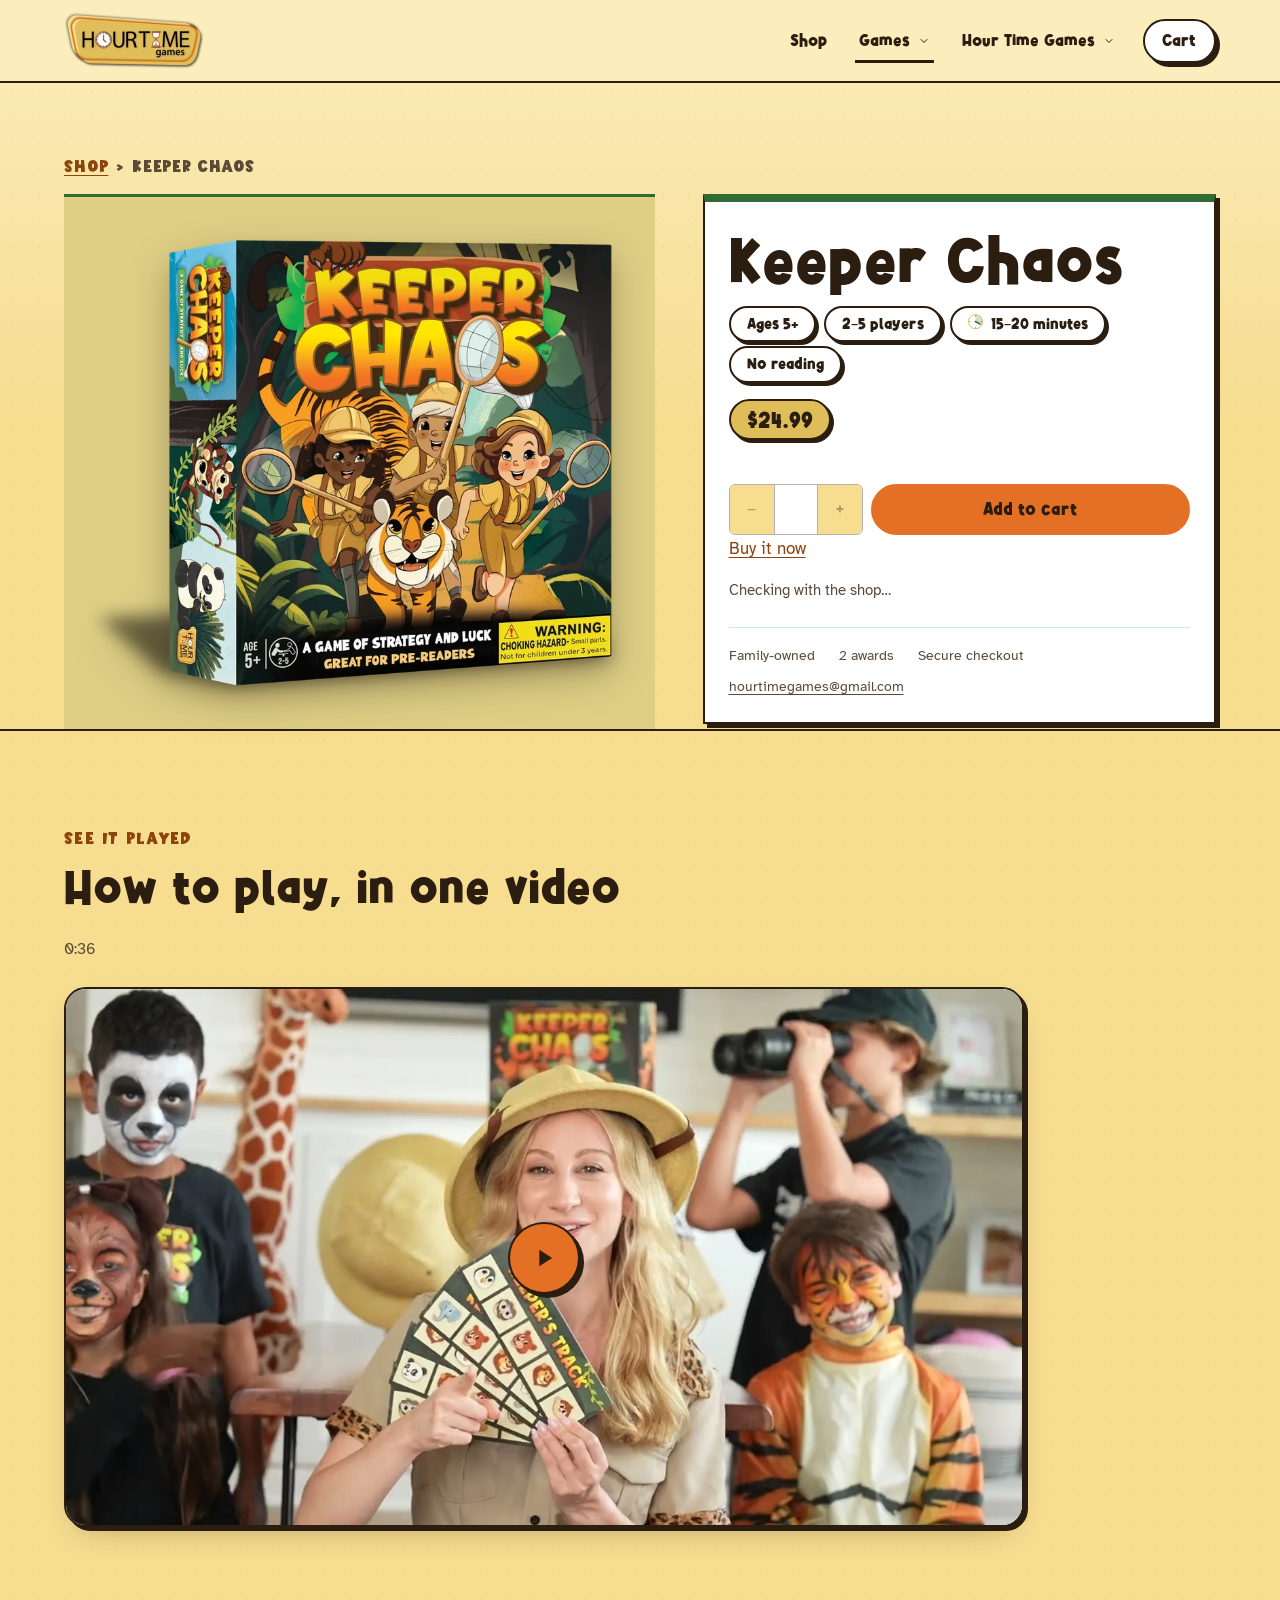
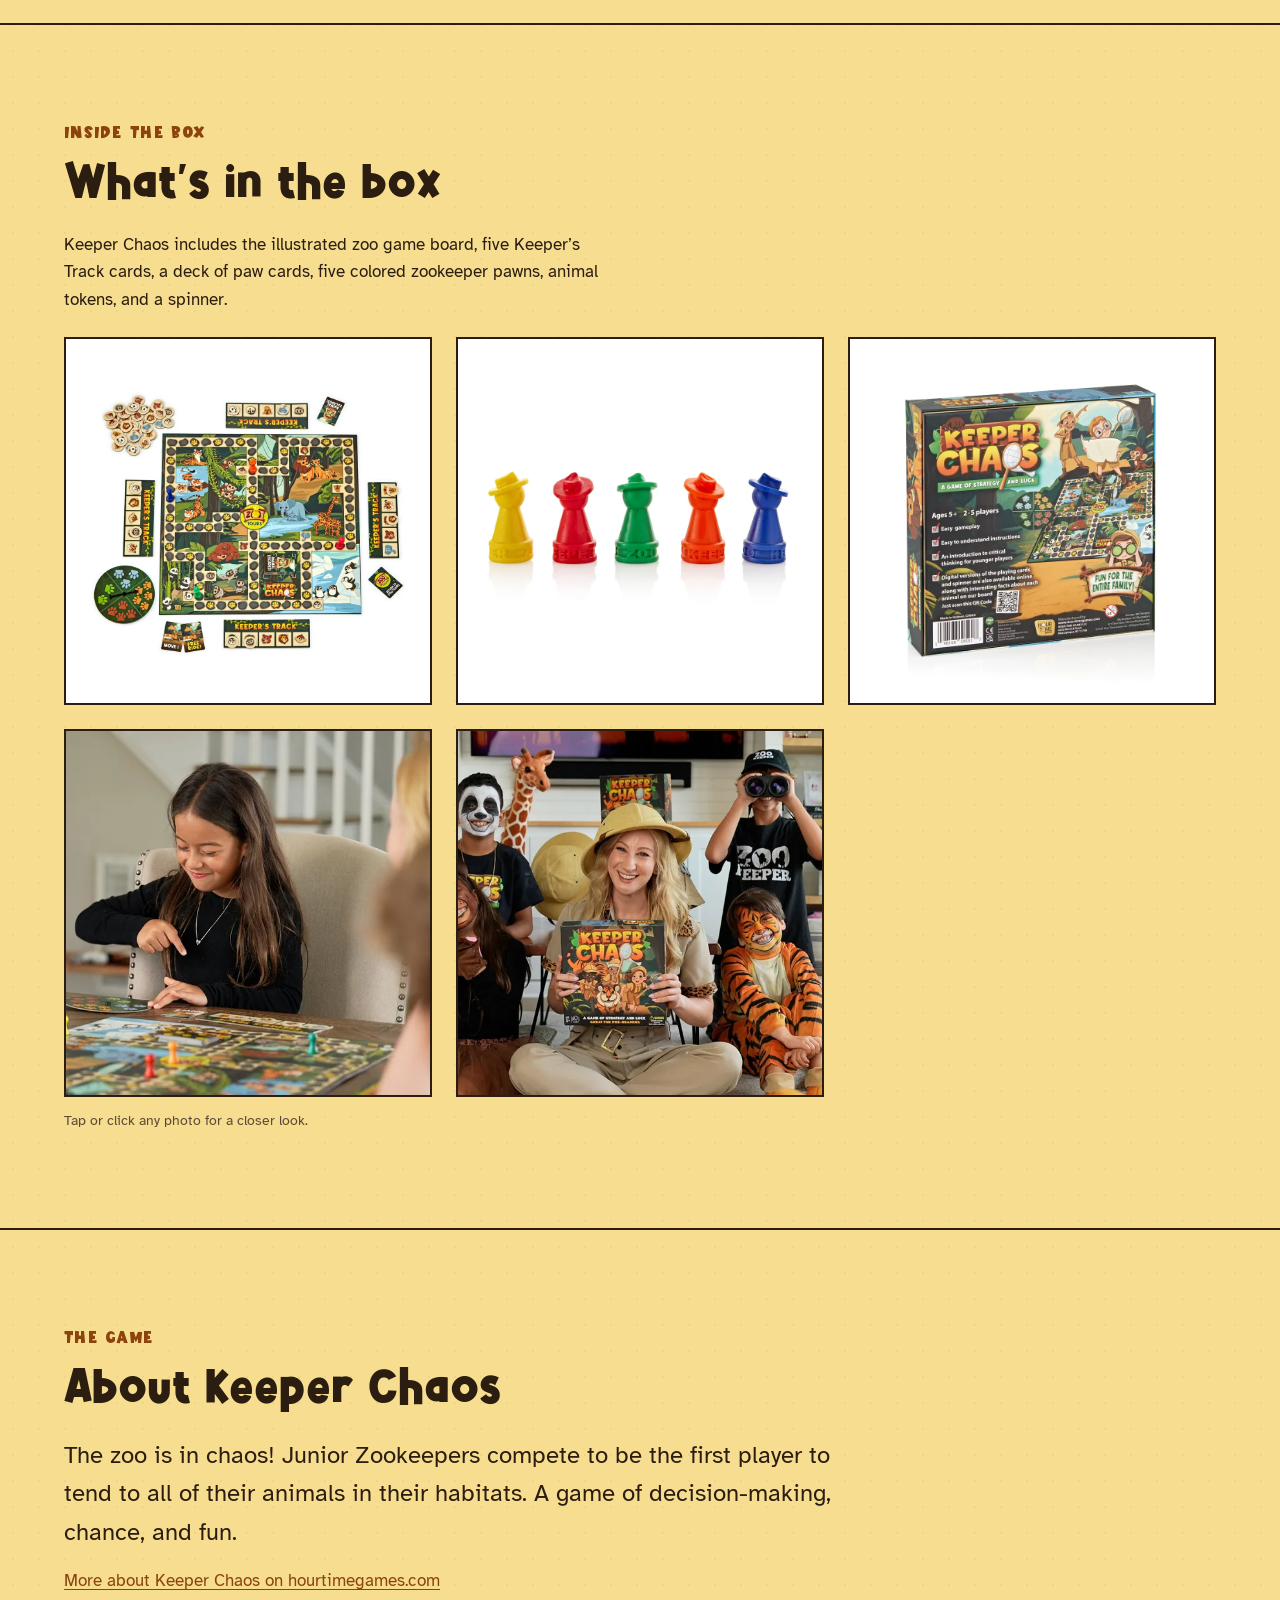
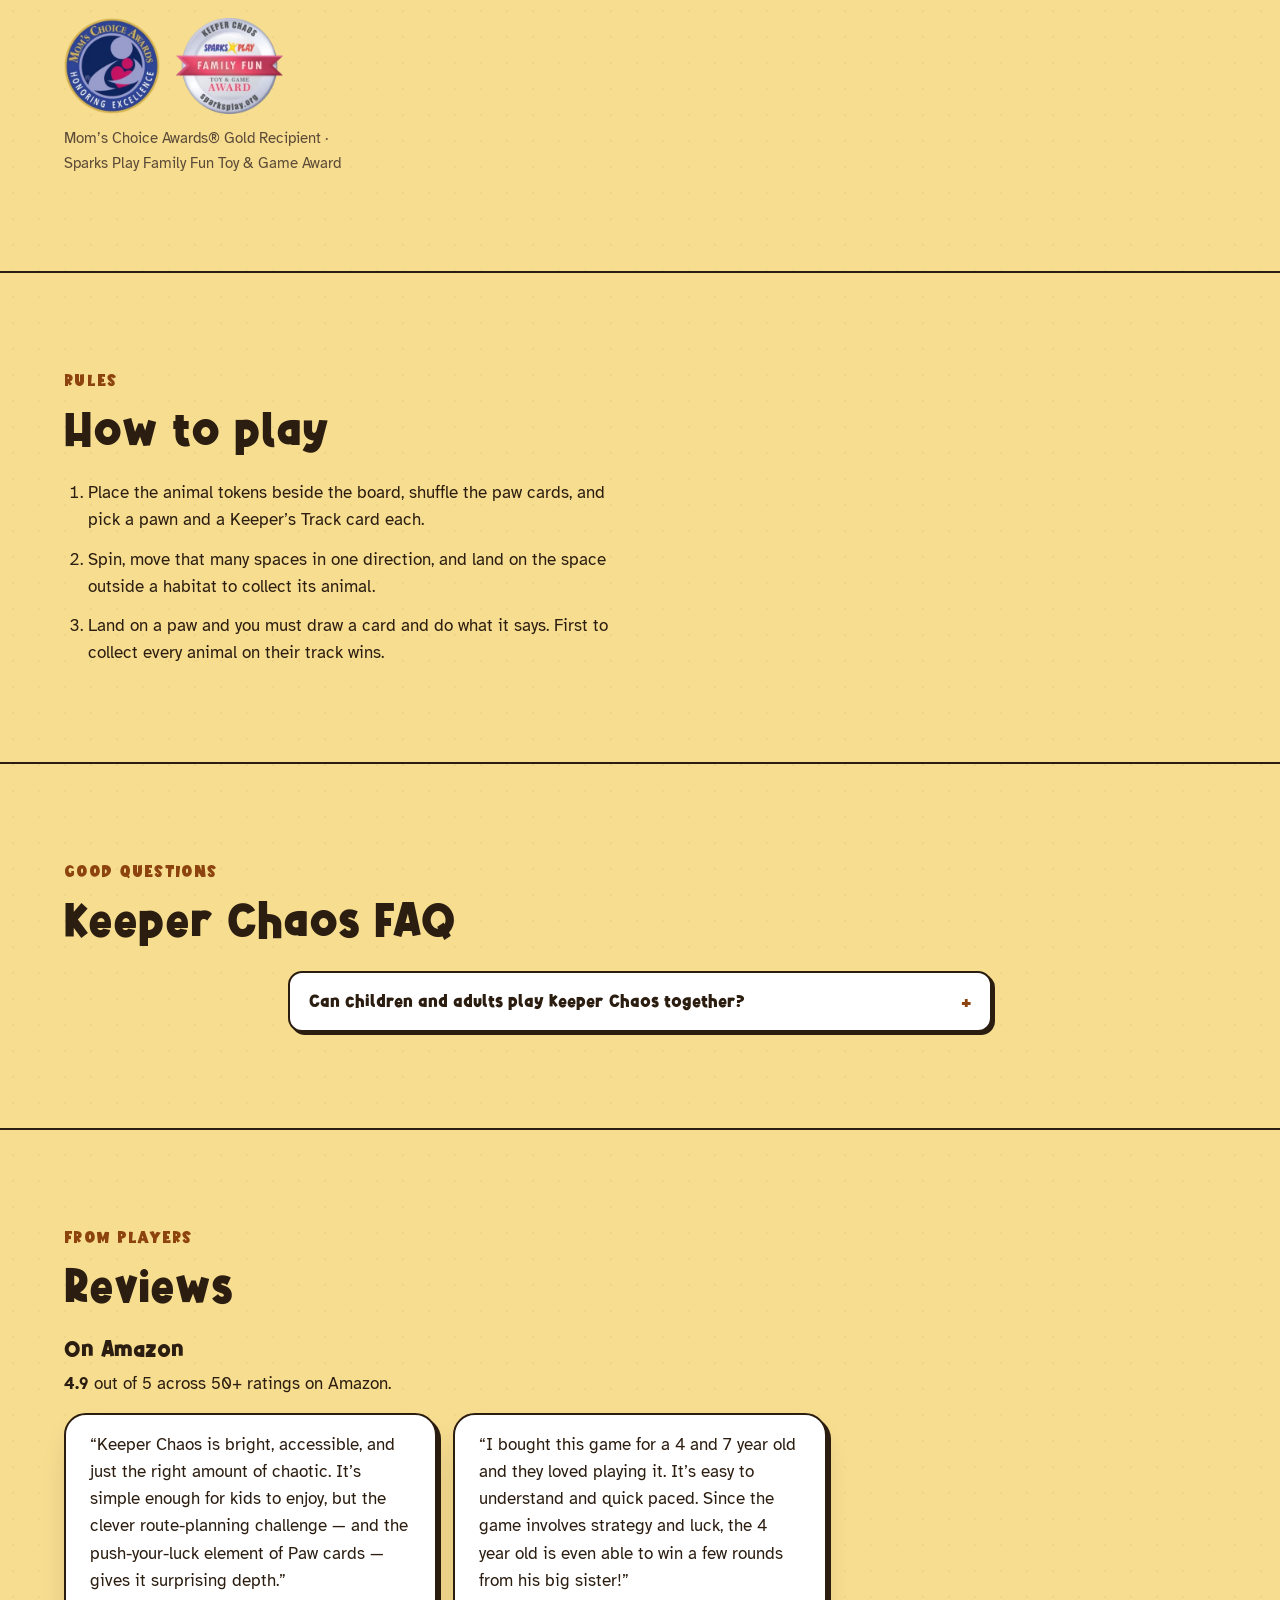
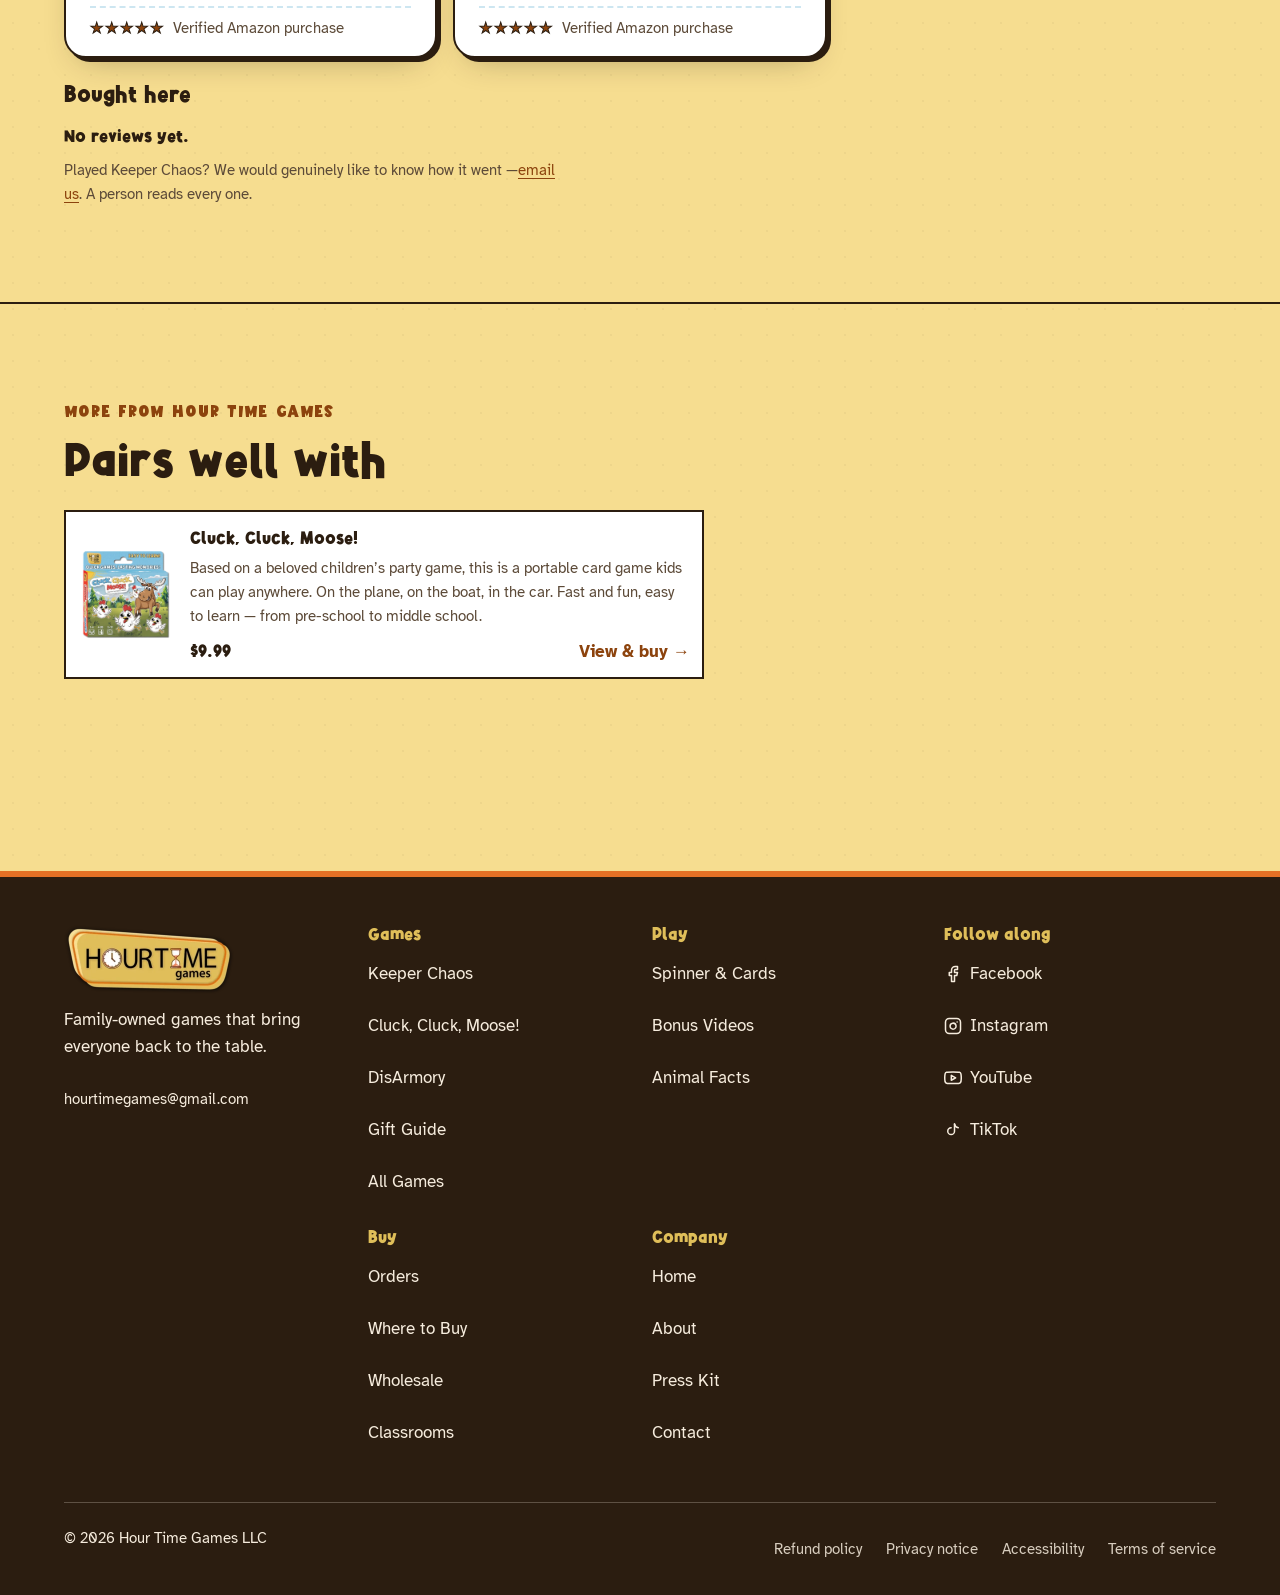
<file: shop/keeper-chaos/index.html>
<!DOCTYPE html><html lang="en-US" data-colorway="d"><head><meta charset="utf-8"><script>document.documentElement.classList.add("js");document.addEventListener("DOMContentLoaded",function(){var cards=Array.prototype.slice.call(document.querySelectorAll(".settle"));if(!("IntersectionObserver"in window)||!cards.length){cards.forEach(function(c){c.classList.add("is-in")});return}var io=new IntersectionObserver(function(entries){entries.filter(function(e){return e.isIntersecting}).forEach(function(e,i){e.target.style.transitionDelay=Math.min(i,4)*70+"ms";e.target.classList.add("is-in");io.unobserve(e.target)})},{rootMargin:"0px 0px -80px 0px",threshold:0});cards.forEach(function(c){io.observe(c)});setTimeout(function(){cards.forEach(function(c,i){if(!c.classList.contains("is-in")){c.style.transitionDelay=Math.min(i,6)*60+"ms";c.classList.add("is-in");io.unobserve(c)}})},3e3)});
</script><meta name="viewport" content="width=device-width, initial-scale=1"><title>Keeper Chaos zoo board game, ages 5+ | Hour Time Games</title><meta name="description" content="Buy Keeper Chaos direct from Hour Time Games: the zoo board game for ages 5+, 2–5 players, 15–20 minutes, no reading required. Ships from our own shop."><meta name="robots" content="index, follow"><link rel="canonical" href="https://store.hourtimegames.com/shop/keeper-chaos/"><script type="application/ld+json">{"@context":"https://schema.org","@type":"Organization","name":"Hour Time Games LLC","alternateName":"Hour Time Games","foundingDate":"2023-09-22","url":"https://store.hourtimegames.com/","logo":"https://store.hourtimegames.com/assets/logo-new.webp","sameAs":["https://facebook.com/profile.php?id=61562426546951","https://instagram.com/hourtimegames","https://youtube.com/@hourtimegames/videos","https://tiktok.com/@hourtimegames"]}</script><script type="application/ld+json">{"@context":"https://schema.org","@type":"Product","name":"Keeper Chaos","description":"The zoo is in chaos! Junior Zookeepers compete to be the first player to tend to all of their animals in their habitats. A game of decision-making, chance, and fun.","image":"https://store.hourtimegames.com/assets/keeper-box.webp","brand":{"@type":"Brand","name":"Hour Time Games"},"gtin12":"198168105917","additionalProperty":[{"@type":"PropertyValue","name":"Box fact","value":"Ages 5+"},{"@type":"PropertyValue","name":"Box fact","value":"2–5 players"},{"@type":"PropertyValue","name":"Box fact","value":"15–20 minutes"},{"@type":"PropertyValue","name":"Box fact","value":"No reading"}],"offers":{"@type":"Offer","url":"https://store.hourtimegames.com/shop/keeper-chaos/","priceCurrency":"USD","price":"24.99","availability":"https://schema.org/InStock","itemCondition":"https://schema.org/NewCondition","hasMerchantReturnPolicy":{"@type":"MerchantReturnPolicy","applicableCountry":"US","returnPolicyCategory":"https://schema.org/MerchantReturnFiniteReturnWindow","merchantReturnDays":30,"returnMethod":"https://schema.org/ReturnByMail","returnFees":"https://schema.org/FreeReturn","returnShippingFeesAmount":{"@type":"MonetaryAmount","value":0,"currency":"USD"},"merchantReturnLink":"https://store.hourtimegames.com/shop/policies/refund-policy/"}}}</script><script type="application/ld+json">{"@context":"https://schema.org","@type":"BreadcrumbList","itemListElement":[{"@type":"ListItem","position":1,"name":"Shop","item":"https://store.hourtimegames.com/shop/"},{"@type":"ListItem","position":2,"name":"Keeper Chaos"}]}</script><script type="application/ld+json">{"@context":"https://schema.org","@type":"VideoObject","name":"Keeper Chaos — how to play","description":"The official rules walkthrough. Learn the game in under a minute.","thumbnailUrl":"https://store.hourtimegames.com/assets/keeper-video-poster.webp","uploadDate":"2024-10-20","duration":"PT0M36S","embedUrl":"https://www.youtube.com/embed/p8qeoV0t_Yk","contentUrl":"https://www.youtube.com/watch?v=p8qeoV0t_Yk"}</script><script>window.htgTrack=window.htgTrack||function(){};
</script><link rel="preload" as="image" href="/assets/keeper-box-800.webp" imagesrcset="/assets/keeper-box-480.webp 480w, /assets/keeper-box-800.webp 800w, /assets/keeper-box.webp 1200w" imagesizes="(min-width: 1000px) 640px, (min-width: 640px) 46vw, 92vw" fetchpriority="high"><link rel="preload" as="font" type="font/woff2" href="/assets/alphakind.woff2" crossorigin><link rel="preload" as="font" type="font/woff2" href="/assets/dinosaur.woff2" crossorigin><style>@font-face{font-family:Alphakind;src:url(/assets/alphakind.woff2)format("woff2");font-weight:400 700;font-display:swap}@font-face{font-family:Dinosaur;src:url(/assets/dinosaur.woff2)format("woff2");font-weight:400 700;font-display:swap}@font-face{font-family:Alphakind;src:url(/assets/glyph-patch.woff2)format("woff2");unicode-range:U+2013-2014,U+AE;ascent-override:96.9%;descent-override:22.2%;line-gap-override:2.8%;font-weight:400 700;font-display:swap}@font-face{font-family:Dinosaur;src:url(/assets/glyph-patch.woff2)format("woff2");unicode-range:U+2013-2014,U+AE;ascent-override:110%;descent-override:30%;line-gap-override:0%;font-weight:400 700;font-display:swap}</style><link rel="icon" type="image/png" href="/assets/favicon-new.png"><link rel="apple-touch-icon" href="/assets/apple-touch-icon-new.png"><link rel="manifest" href="/manifest.webmanifest"><meta name="theme-color" content="#fbedbc"><link rel="stylesheet" href="/colorway-d.css"><meta property="og:title" content="Keeper Chaos zoo board game, ages 5+ | Hour Time Games"><meta property="og:description" content="Buy Keeper Chaos direct from Hour Time Games: the zoo board game for ages 5+, 2–5 players, 15–20 minutes, no reading required. Ships from our own shop."><meta property="og:image" content="https://store.hourtimegames.com/assets/og-keeper.jpg"><meta property="og:image:alt" content="Keeper Chaos: ages 5+, 2–5 players, 15–20 minutes, no reading required, with its Mom's Choice Gold and Sparks Play award seals"><meta property="og:type" content="product"><meta property="og:site_name" content="Hour Time Games"><meta property="og:locale" content="en_US"><meta property="og:url" content="https://store.hourtimegames.com/shop/keeper-chaos/"><meta name="twitter:card" content="summary_large_image"><link rel="stylesheet" href="/_astro/BaseLayout.DQX25uO4.css"><style>.faq-list[data-astro-cid-hemr5th4]{gap:var(--space-3);grid-template-columns:minmax(0,1fr);max-width:44rem;margin-inline:auto;display:grid}.faq-item[data-astro-cid-hemr5th4]{background:var(--card);border:var(--border-ink);border-radius:var(--radius-md);box-shadow:var(--shadow-token-sm)}.faq-item[data-astro-cid-hemr5th4] summary[data-astro-cid-hemr5th4]{cursor:pointer;font-family:var(--font-display);justify-content:space-between;align-items:flex-start;gap:min(1rem,16px);min-height:44px;padding:.9rem min(1.2rem,20px);font-size:1.08rem;font-weight:500;list-style:none;display:flex}.faq-item[data-astro-cid-hemr5th4] summary[data-astro-cid-hemr5th4]::-webkit-details-marker{display:none}.faq-marker[data-astro-cid-hemr5th4]{color:var(--rust);transition:transform var(--dur) ease;font-size:1.3rem;font-weight:600;line-height:1.4}.faq-item[data-astro-cid-hemr5th4][open] .faq-marker[data-astro-cid-hemr5th4]{transform:rotate(45deg)}.faq-item[data-astro-cid-hemr5th4] p[data-astro-cid-hemr5th4]{color:var(--ink-soft);max-width:var(--measure);margin:0;padding:0 min(1.2rem,20px) 1.1rem}.dial[data-astro-cid-r3lwuwpn]{align-items:baseline;gap:var(--space-2);display:inline-flex}.dial__svg[data-astro-cid-r3lwuwpn]{inline-size:var(--dial-size);block-size:var(--dial-size);flex:none}.dial__label[data-astro-cid-r3lwuwpn]{font-variant-numeric:tabular-nums}.dial__svg--draw[data-astro-cid-r3lwuwpn] path[data-astro-cid-r3lwuwpn]{stroke-dasharray:400;stroke-dashoffset:400px;animation:.4s ease-out forwards dial-draw}@keyframes dial-draw{to{stroke-dashoffset:0}}@media (prefers-reduced-motion:reduce){.dial__svg--draw[data-astro-cid-r3lwuwpn] path[data-astro-cid-r3lwuwpn]{stroke-dasharray:none;stroke-dashoffset:0;animation:none}}.trust-bar[data-astro-cid-lmn7abdq]{margin:var(--space-6) 0 0;padding:var(--space-4) 0 0;border-top:1px solid var(--paper-dark);gap:var(--space-2) var(--space-6);color:var(--ink-soft);flex-wrap:wrap;font-family:inherit;font-size:.9rem;list-style:none;display:flex}.trust-bar[data-astro-cid-lmn7abdq] a[data-astro-cid-lmn7abdq]{color:inherit}</style><link rel="stylesheet" href="/_astro/_handle_.Byjwl2AS.css"><style>.lightbox[data-astro-cid-ctzvhhbu]{max-width:min(92vw,1000px)}.lightbox[data-astro-cid-ctzvhhbu].is-wide{max-width:min(96vw,1560px)}.lightbox[data-astro-cid-ctzvhhbu]::backdrop{background:#2b1d10d1}.lightbox-body[data-astro-cid-ctzvhhbu]{gap:var(--space-3);padding:var(--space-4);display:grid}.lightbox-scroll[data-astro-cid-ctzvhhbu]{-webkit-overflow-scrolling:touch;overflow-x:auto}.lightbox[data-astro-cid-ctzvhhbu].is-pan .lightbox-body[data-astro-cid-ctzvhhbu] img[data-astro-cid-ctzvhhbu]{max-width:none;max-height:78vh}.lightbox-hint[data-astro-cid-ctzvhhbu]{font-family:var(--font-display);color:var(--green);margin:0;font-size:.92rem;font-weight:500}.lightbox-body[data-astro-cid-ctzvhhbu] img[data-astro-cid-ctzvhhbu]{border-radius:var(--radius-md);width:auto;max-width:100%;height:auto;max-height:72vh;margin-inline:auto}.lightbox-status[data-astro-cid-ctzvhhbu]{gap:var(--space-3);display:grid}.lightbox-count[data-astro-cid-ctzvhhbu]{font-family:var(--font-display);color:var(--ink-soft);margin:0;font-size:.9rem;font-weight:500}.lightbox-caption[data-astro-cid-ctzvhhbu]{color:var(--ink-soft);max-width:60ch;margin:0;font-size:.95rem}.lightbox-controls[data-astro-cid-ctzvhhbu]{gap:var(--space-2);background:var(--paper);margin:0 calc(-1 * var(--space-4)) calc(-1 * var(--space-4));padding:var(--space-2) var(--space-4) var(--space-4);flex-wrap:wrap;display:flex;position:sticky;bottom:0}.video-frame[data-astro-cid-7uxwnnnm]{margin:var(--space-6) 0 0;aspect-ratio:16/9;max-width:60rem;padding:0;overflow:hidden}.video-frame[data-astro-cid-7uxwnnnm] iframe{border:0;width:100%;height:100%;display:block}.video-length[data-astro-cid-7uxwnnnm]{margin:var(--space-1) 0 0;font-size:1rem}.video-facade[data-astro-cid-mx53csqf]{aspect-ratio:16/9;background:#000;display:block;position:relative}.video-facade[data-astro-cid-mx53csqf] img[data-astro-cid-mx53csqf]{object-fit:cover;width:100%;height:100%}.vf-play[data-astro-cid-mx53csqf]{background:var(--orange);width:72px;height:72px;color:var(--ink);border:var(--border-ink);box-shadow:var(--shadow-token);transition:transform var(--dur) var(--ease-pop);border-radius:50%;justify-content:center;align-items:center;margin:auto;display:flex;position:absolute;inset:0}.video-facade[data-astro-cid-mx53csqf].play-lower-center .vf-play[data-astro-cid-mx53csqf]{inset:auto 0 var(--space-1);margin:0 auto}@media (hover:hover){.video-facade[data-astro-cid-mx53csqf]:hover .vf-play[data-astro-cid-mx53csqf]{transform:scale(1.1)}}</style><link rel="stylesheet" href="/_astro/Cart.xndlLeaG.css"></head><body><a class="skip-link" href="#main-content">Skip to main content</a><header class="site-header" data-astro-cid-nen7h5rs><div class="wrap header-row" data-astro-cid-nen7h5rs><a class="brand" href="/shop/" data-astro-cid-nen7h5rs><img src="/assets/logo-new.webp" alt="Hour Time Games, home" width="140" height="57" data-astro-cid-nen7h5rs></a><a class="btn btn-sm mobile-buy cart-link" href="/shop/#cart" data-cart-link aria-label="Cart" data-astro-cid-nen7h5rs>Cart<span class="cart-link__count" data-cart-count hidden data-astro-cid-nen7h5rs></span></a><button class="nav-toggle" type="button" aria-expanded="false" aria-controls="site-nav" data-astro-cid-nen7h5rs><span class="nav-toggle-bars" aria-hidden="true" data-astro-cid-nen7h5rs></span><span class="nav-toggle-label" data-astro-cid-nen7h5rs>Menu</span></button><div class="nav-scrim" aria-hidden="true" data-astro-cid-nen7h5rs></div><nav id="site-nav" class="site-nav" aria-label="Main" data-astro-cid-nen7h5rs><ul data-astro-cid-nen7h5rs><li data-astro-cid-nen7h5rs><a href="/shop/" data-astro-cid-nen7h5rs>Shop</a></li><li class="has-sub" data-astro-cid-nen7h5rs><button class="sub-toggle" type="button" aria-expanded="false" aria-controls="store-products-sub" data-current="true" data-astro-cid-nen7h5rs>Games<span class="sr-only" data-astro-cid-nen7h5rs> (current section)</span><svg class="icon sub-caret" width="12" height="12" viewBox="0 0 24 24" fill="none" stroke="currentColor" stroke-linecap="round" stroke-linejoin="round" aria-hidden="true" data-astro-cid-nen7h5rs><path d="m6 9 6 6 6-6" data-astro-cid-nen7h5rs></path></svg></button><ul id="store-products-sub" class="sub-menu" data-astro-cid-nen7h5rs><li data-astro-cid-nen7h5rs><a href="/shop/keeper-chaos/" aria-current="page" data-astro-cid-nen7h5rs>Keeper Chaos</a></li><li data-astro-cid-nen7h5rs><a href="/shop/cluck-cluck-moose/" data-astro-cid-nen7h5rs>Cluck, Cluck, Moose!</a></li><li data-astro-cid-nen7h5rs><a href="/shop/disarmory/" data-astro-cid-nen7h5rs>DisArmory</a></li></ul></li><li class="has-sub" data-astro-cid-nen7h5rs><button class="sub-toggle" type="button" aria-expanded="false" aria-controls="store-explore-sub" data-astro-cid-nen7h5rs>Hour Time Games<svg class="icon sub-caret" width="12" height="12" viewBox="0 0 24 24" fill="none" stroke="currentColor" stroke-linecap="round" stroke-linejoin="round" aria-hidden="true" data-astro-cid-nen7h5rs><path d="m6 9 6 6 6-6" data-astro-cid-nen7h5rs></path></svg></button><ul id="store-explore-sub" class="sub-menu" data-astro-cid-nen7h5rs><li data-astro-cid-nen7h5rs><a href="https://www.hourtimegames.com/" rel="external noopener" data-astro-cid-nen7h5rs>Home</a></li><li data-astro-cid-nen7h5rs><a href="https://www.hourtimegames.com/games/" rel="external noopener" data-astro-cid-nen7h5rs>All Games</a></li><li data-astro-cid-nen7h5rs><a href="https://www.hourtimegames.com/where-to-buy/" rel="external noopener" data-astro-cid-nen7h5rs>Where to Buy</a></li><li data-astro-cid-nen7h5rs><a href="https://www.hourtimegames.com/play/" rel="external noopener" data-astro-cid-nen7h5rs>Play Spinner &amp; Cards</a></li><li data-astro-cid-nen7h5rs><a href="https://www.hourtimegames.com/bonus/" rel="external noopener" data-astro-cid-nen7h5rs>Bonus Videos</a></li><li data-astro-cid-nen7h5rs><a href="https://www.hourtimegames.com/animal-facts/" rel="external noopener" data-astro-cid-nen7h5rs>Animal Facts</a></li><li data-astro-cid-nen7h5rs><a href="https://www.hourtimegames.com/wholesale/" rel="external noopener" data-astro-cid-nen7h5rs>Wholesale</a></li></ul></li><script type="module" src="/_astro/CartBadge.astro_astro_type_script_index_0_lang.Cj0iWwWM.js"></script><style>{`
            .cart-link__count::before { content: ' ('; }
            .cart-link__count::after  { content: ')'; }
          `}</style><li class="nav-cta" data-astro-cid-nen7h5rs><a class="btn btn-sm cart-link" href="/shop/#cart" data-cart-link aria-label="Cart" data-astro-cid-nen7h5rs>Cart<span class="cart-link__count" data-cart-count hidden data-astro-cid-nen7h5rs></span></a></li></ul></nav></div></header><script type="module">var e=document.querySelector(`.nav-toggle`),t=document.getElementById(`site-nav`),n=e?.querySelector(`.nav-toggle-label`),r=()=>e?.getAttribute(`aria-expanded`)===`true`,i=document.querySelector(`.nav-scrim`);function a(r2){e?.setAttribute(`aria-expanded`,String(r2)),t?.classList.toggle(`is-open`,r2),e?.classList.toggle(`is-open`,r2),i?.classList.toggle(`is-open`,r2),document.body.classList.toggle(`menu-open`,r2),n&&(n.textContent=r2?`Close`:`Menu`),l(r2),o(r2)}function o(e2){if(!t)return;if(!e2){t.style.maxHeight=``;return}let n2=document.querySelector(`.site-header`),r2=n2?n2.getBoundingClientRect().bottom:0;t.style.maxHeight=`${Math.max(160,window.innerHeight-r2)}px`}window.addEventListener(`resize`,()=>{r()&&o(true)});var s=()=>[...document.body.children].filter(e2=>e2!==t&&!e2.contains(t)&&!e2.classList.contains(`nav-scrim`)),c=`inert`in HTMLElement.prototype;function l(e2){if(c)for(let t2 of s())t2.inert=e2}var u=`a[href], button:not([disabled]), input:not([disabled]), summary, [tabindex]:not([tabindex="-1"])`;document.addEventListener(`keydown`,n2=>{if(n2.key!==`Tab`||!r()||c)return;let i2=[e,...[...t.querySelectorAll(u)].filter(e2=>e2.offsetParent!==null)];if(!i2.length)return;let a2=i2[0],o2=i2[i2.length-1];n2.shiftKey&&document.activeElement===a2?(n2.preventDefault(),o2.focus()):!n2.shiftKey&&document.activeElement===o2&&(n2.preventDefault(),a2.focus())}),e?.addEventListener(`click`,()=>a(!r())),document.addEventListener(`keydown`,t2=>{t2.key===`Escape`&&r()&&(a(false),e?.focus())}),document.addEventListener(`click`,n2=>{if(!r())return;let i2=n2.target;!t?.contains(i2)&&!e?.contains(i2)&&a(false)}),t?.addEventListener(`click`,e2=>{e2.target.closest(`a`)&&a(false)});var d=[...document.querySelectorAll(`.sub-toggle`)].map(e2=>({btn:e2,menu:document.getElementById(e2.getAttribute(`aria-controls`))})),f=e2=>e2.btn.getAttribute(`aria-expanded`)===`true`;function p(e2,t2){e2.btn.setAttribute(`aria-expanded`,String(t2)),e2.menu.classList.toggle(`is-open`,t2)}d.forEach(e2=>{e2.btn.addEventListener(`click`,()=>{let t2=!f(e2);d.forEach(n2=>p(n2,n2===e2&&t2))})}),document.addEventListener(`keydown`,e2=>{if(e2.key!==`Escape`||r())return;let t2=d.find(f);t2&&(p(t2,false),t2.btn.focus())}),document.addEventListener(`click`,e2=>{let t2=e2.target;d.forEach(e3=>{f(e3)&&!e3.menu.contains(t2)&&!e3.btn.contains(t2)&&p(e3,false)})});
</script><main id="main-content"><span hidden data-analytics-item="{&quot;item_id&quot;:&quot;keeper-chaos&quot;,&quot;item_name&quot;:&quot;Keeper Chaos&quot;,&quot;price&quot;:24.99}" data-astro-cid-wslx7g5h></span><article class="product" style="--accent: var(--green); --intrinsic: 1200px" data-astro-cid-wslx7g5h><nav class="wrap product-crumb" aria-label="Breadcrumb" data-astro-cid-wslx7g5h><a href="/shop/" data-astro-cid-wslx7g5h>Shop</a><span aria-hidden="true" data-astro-cid-wslx7g5h>›</span><span aria-current="page" data-astro-cid-wslx7g5h>Keeper Chaos</span></nav><div class="wrap product-grid" data-astro-cid-wslx7g5h><div class="product-art" data-astro-cid-wslx7g5h><img src="/assets/keeper-box.webp" srcset="/assets/keeper-box-480.webp 480w, /assets/keeper-box-800.webp 800w, /assets/keeper-box.webp 1200w" sizes="(min-width: 1000px) 640px, (min-width: 640px) 46vw, 92vw" alt="Keeper Chaos board game box with illustrated zoo animals and safari-hat logo" width="1200" height="1071" fetchpriority="high" decoding="async" data-astro-cid-wslx7g5h></div><div class="buy-panel" data-astro-cid-wslx7g5h><h1 class="product-title" data-astro-cid-wslx7g5h>Keeper Chaos</h1><ul class="chips buy-facts" data-astro-cid-wslx7g5h><li data-astro-cid-wslx7g5h>Ages 5+</li><li data-astro-cid-wslx7g5h>2–5 players</li><li class="buy-facts__dial" data-astro-cid-wslx7g5h><span class="dial" style="--dial-size: 16px; --dial-accent: var(--green);" data-astro-cid-r3lwuwpn><svg class="dial__svg dial__svg--draw" width="16" height="16" viewBox="0 0 16 16" aria-hidden="true" focusable="false" data-astro-cid-r3lwuwpn><circle cx="8" cy="8" r="7.5" fill="var(--card, #fff)" stroke="var(--yellow)" stroke-width="1" data-astro-cid-r3lwuwpn></circle><line x1="8" y1="3" x2="8" y2="1" stroke="var(--ink)" stroke-width="1" opacity="0.35" data-astro-cid-r3lwuwpn></line><line x1="13" y1="8" x2="15" y2="8" stroke="var(--ink)" stroke-width="1" opacity="0.35" data-astro-cid-r3lwuwpn></line><line x1="8" y1="13" x2="8" y2="15" stroke="var(--ink)" stroke-width="1" opacity="0.35" data-astro-cid-r3lwuwpn></line><line x1="3" y1="8" x2="1" y2="8" stroke="var(--ink)" stroke-width="1" opacity="0.35" data-astro-cid-r3lwuwpn></line><path d="M 8 8 L 8 1 A 7 7 0 0 1 14.06 11.5 Z" fill="var(--dial-accent)" opacity="0.22" data-astro-cid-r3lwuwpn></path><line x1="8" y1="8" x2="12.76" y2="10.75" stroke="var(--dial-accent)" stroke-width="1.5" stroke-linecap="round" data-astro-cid-r3lwuwpn></line><circle cx="8" cy="8" r="1" fill="var(--dial-accent)" data-astro-cid-r3lwuwpn></circle></svg><span class="dial__label" data-astro-cid-r3lwuwpn>15–20 minutes</span></span></li><li data-astro-cid-wslx7g5h>No reading</li></ul><div class="live-price" data-handle="keeper-chaos" data-state="ready" data-snapshot-cents="2499" aria-live="polite" data-astro-cid-e6lcirve><div class="live-price__stack" data-astro-cid-e6lcirve><p class="live-price__state" data-when="ready" data-astro-cid-e6lcirve><span class="live-price__value" data-price-slot data-snapshot-at="2026-09-01T14:00:00Z" data-astro-cid-e6lcirve>$24.99</span><span class="live-price__flag" data-sold-out data-astro-cid-e6lcirve></span></p><p class="live-price__state live-price__state--updated" data-when="updated" data-astro-cid-e6lcirve><span class="live-price__value" data-price-slot-updated data-astro-cid-e6lcirve></span><span class="live-price__notice" data-astro-cid-e6lcirve>Price updated</span></p></div></div><script type="module" src="/_astro/LivePrice.astro_astro_type_script_index_0_lang.HO14lDrF.js"></script><div class="product-purchase" data-astro-cid-wslx7g5h><div class="product-qty" data-qty-control data-handle="keeper-chaos" data-enabled="false" data-astro-cid-wslx7g5h><span class="sr-only" id="qty-label-keeper-chaos" data-astro-cid-wslx7g5h>Quantity</span><button type="button" class="product-qty__step" data-qty-step="dec" aria-label="Decrease quantity" disabled data-astro-cid-wslx7g5h>−</button><output class="product-qty__value" data-qty-value aria-labelledby="qty-label-keeper-chaos" data-astro-cid-wslx7g5h></output><button type="button" class="product-qty__step" data-qty-step="inc" aria-label="Increase quantity" disabled data-astro-cid-wslx7g5h>+</button></div><button class="btn btn-primary product-buy" type="button" disabled data-buy data-handle="keeper-chaos" data-item-name="Keeper Chaos" data-item-price="24.99" data-astro-cid-wslx7g5h>Add to cart</button></div><a class="product-express" href="https://4ff644-42.myshopify.com/cart/41503652282503:1" rel="nofollow" data-astro-cid-wslx7g5h>Buy it now</a><!-- Revealed by LivePrice, never written by it: the copy has to be in
             the document for the browser to reserve the room it takes.
             Hidden, not absent. --><p class="product-note product-note--purchase" data-purchase-note data-buy-note data-handle="keeper-chaos" data-shown="false" data-astro-cid-wslx7g5h></p><ul class="trust-bar buy-trust" aria-label="About buying from us" data-astro-cid-lmn7abdq><li data-astro-cid-lmn7abdq>Family-owned</li><li data-astro-cid-lmn7abdq>2 awards</li><li data-astro-cid-lmn7abdq>Secure checkout</li><li data-astro-cid-lmn7abdq><a href="mailto:hourtimegames@gmail.com" data-astro-cid-lmn7abdq>hourtimegames@gmail.com</a></li></ul></div></div><script type="application/json" data-cart-pairings>{"41503652282503":{"handle":"cluck-cluck-moose","title":"Cluck, Cluck, Moose!","image":"/assets/cluck-box-480.webp","alt":"Cluck, Cluck, Moose! card game box with a cartoon chicken and moose","variantId":"41864243150983"},"41864243150983":{"handle":"disarmory","title":"DisArmory","image":"/assets/disarmory-box-480.webp","alt":"DisArmory game box: two armored knights dueling in a green meadow on the lid, with the tagline Stockpile & Sabotage","variantId":"43497812721799"},"43497812721799":{"handle":"keeper-chaos","title":"Keeper Chaos","image":"/assets/keeper-box-480.webp","alt":"Keeper Chaos board game box with illustrated zoo animals and safari-hat logo","variantId":"41503652282503"}}</script><script type="application/json" data-ship-dates>{"43497812721799":"December 8, 2026"}</script><script type="application/json" data-off-general>{"41503652282503":"keeper-chaos"}</script><dialog class="cart" id="cart" data-cart-inline aria-labelledby="cart-heading" data-astro-cid-mxchjpe6><h2 class="cart__heading" id="cart-heading" tabindex="-1" data-cart-focus data-astro-cid-mxchjpe6>Your cart<span class="sr-only" data-cart-count-unit="sep" hidden data-astro-cid-mxchjpe6>, </span><span class="cart__count" data-cart-count hidden data-astro-cid-mxchjpe6>0</span><span class="sr-only" data-cart-count-unit="items" hidden data-astro-cid-mxchjpe6> items</span></h2><p class="cart__status" data-cart-status role="status" aria-live="polite" tabindex="-1" data-astro-cid-mxchjpe6></p><ul class="cart__rows" data-cart-rows aria-label="Items in your cart" data-astro-cid-mxchjpe6></ul><div class="cart__empty" data-cart-empty hidden data-astro-cid-mxchjpe6><p class="cart__empty-lead" data-astro-cid-mxchjpe6>Nothing in your cart yet.</p><ul class="cart__empty-links" data-astro-cid-mxchjpe6><li data-astro-cid-mxchjpe6><a href="/shop/keeper-chaos/" data-astro-cid-mxchjpe6>Keeper Chaos</a></li><li data-astro-cid-mxchjpe6><a href="/shop/cluck-cluck-moose/" data-astro-cid-mxchjpe6>Cluck, Cluck, Moose!</a></li><li data-astro-cid-mxchjpe6><a href="/shop/disarmory/" data-astro-cid-mxchjpe6>DisArmory</a></li></ul></div><div class="cart__summary" data-cart-summary data-astro-cid-mxchjpe6></div><div class="cart__cross" data-cart-cross hidden data-astro-cid-mxchjpe6><p class="cart__cross-label" data-astro-cid-mxchjpe6>Pairs well with</p><a class="cart__cross-link" data-cart-cross-link href="" data-astro-cid-mxchjpe6><img class="cart__cross-art" data-cart-cross-art alt="" width="64" height="64" loading="lazy" decoding="async" data-astro-cid-mxchjpe6><span class="cart__cross-name" data-cart-cross-name data-astro-cid-mxchjpe6></span></a></div><details class="cart__discount" data-astro-cid-mxchjpe6><summary data-astro-cid-mxchjpe6>Have a discount code?</summary><div class="cart__discount-body" data-astro-cid-mxchjpe6><label class="sr-only" for="cart-discount" data-astro-cid-mxchjpe6>Discount code</label><input id="cart-discount" type="text" name="discount" autocomplete="off" autocapitalize="characters" spellcheck="false" data-cart-discount placeholder="e.g. FAMILY10" data-astro-cid-mxchjpe6><p class="cart__discount-note" data-astro-cid-mxchjpe6>Applied at checkout, where the total is worked out.</p></div></details><button class="btn btn-primary cart__checkout" type="button" disabled data-cart-checkout data-astro-cid-mxchjpe6>Checkout</button><button class="btn cart__shop-pay" type="button" disabled data-cart-shop-pay data-astro-cid-mxchjpe6>Buy with Shop Pay</button><p class="cart__note" data-astro-cid-mxchjpe6>You finish your order on Shopify, where shipping and tax are worked out.</p><button type="button" class="cart__close" data-cart-close aria-label="Close cart" data-astro-cid-mxchjpe6><span aria-hidden="true" data-astro-cid-mxchjpe6>&times;</span></button></dialog><script type="module" src="/_astro/Cart.astro_astro_type_script_index_0_lang.D5vk8jWS.js"></script><script id="cart-catalogue" type="application/json">[{"handle":"keeper-chaos","title":"Keeper Chaos","image":"/assets/keeper-box-480.webp","imageAlt":"Keeper Chaos board game box with illustrated zoo animals and safari-hat logo"},{"handle":"cluck-cluck-moose","title":"Cluck, Cluck, Moose!","image":"/assets/cluck-box-480.webp","imageAlt":"Cluck, Cluck, Moose! card game box with a cartoon chicken and moose"},{"handle":"disarmory","title":"DisArmory","image":"/assets/disarmory-box-480.webp","imageAlt":"DisArmory game box: two armored knights dueling in a green meadow on the lid, with the tagline Stockpile & Sabotage"}]</script><script id="cart-identities" type="application/json">[{"handle":"keeper-chaos","title":"Keeper Chaos","image":"/assets/keeper-box-480.webp","imageAlt":"Keeper Chaos board game box with illustrated zoo animals and safari-hat logo"},{"handle":"cluck-cluck-moose","title":"Cluck, Cluck, Moose!","image":"/assets/cluck-box-480.webp","imageAlt":"Cluck, Cluck, Moose! card game box with a cartoon chicken and moose"},{"handle":"knock-knock","title":"Knock-Knock","image":"/assets/knock-knock.webp","imageAlt":"Knock-Knock game box mockup with a dark wooden door design"},{"handle":"disarmory","title":"DisArmory","image":"/assets/disarmory-box-480.webp","imageAlt":"DisArmory game box: two armored knights dueling in a green meadow on the lid, with the tagline Stockpile & Sabotage"}]</script><section class="section" id="video" aria-labelledby="video-title" data-astro-cid-7uxwnnnm><div class="wrap" data-astro-cid-7uxwnnnm><p class="kicker" data-astro-cid-7uxwnnnm>See it played</p><h2 class="section-title" id="video-title" data-astro-cid-7uxwnnnm>How to play, in one video</h2><p class="video-length" data-astro-cid-7uxwnnnm><span class="sr-only" data-astro-cid-7uxwnnnm>Watch time </span>0:36</p><div class="video-frame token-card" data-astro-cid-7uxwnnnm><a class="video-facade no-ext-icon js-opens-viewer" href="https://www.youtube.com/watch?v=p8qeoV0t_Yk" target="_blank" rel="external noopener" data-video-id="p8qeoV0t_Yk" data-title="Keeper Chaos — how to play" data-video-kind="howto" data-video-game="keeper-chaos" data-astro-cid-mx53csqf><img src="/assets/keeper-video-poster.webp" srcset="/assets/keeper-video-poster-800.webp 800w, /assets/keeper-video-poster.webp 1280w" sizes="(min-width: 1200px) 960px, 92vw" alt="Still from the video: Keeper Chaos — how to play" width="1280" height="720" loading="lazy" data-astro-cid-mx53csqf><span class="vf-play" aria-hidden="true" data-astro-cid-mx53csqf><svg width="28" height="28" viewBox="0 0 24 24" fill="currentColor" data-astro-cid-mx53csqf><path d="M8 5v14l11-7z" data-astro-cid-mx53csqf></path></svg></span><span class="sr-only" data-astro-cid-mx53csqf>Play video: Keeper Chaos — how to play on YouTube (opens in a new tab)</span></a><script type="module">var e=false,t=()=>{if(e)return;e=true;let t2=document.createElement(`link`);t2.rel=`preconnect`,t2.href=`https://www.youtube-nocookie.com`,t2.crossOrigin=``,document.head.appendChild(t2)},n=(e2,t2)=>{e2.preventDefault(),document.querySelectorAll(`iframe[src*="youtube-nocookie"]`).forEach(e3=>{e3.contentWindow?.postMessage(`{"event":"command","func":"pauseVideo","args":""}`,`*`)});let n2=document.createElement(`iframe`);n2.src=`https://www.youtube-nocookie.com/embed/${t2.dataset.videoId}?autoplay=1&rel=0&enablejsapi=1&cc_load_policy=3`,n2.title=t2.dataset.title||`Video`,n2.allow=`accelerometer; autoplay; encrypted-media; picture-in-picture`,n2.allowFullscreen=true,n2.style.cssText=`display:block;width:100%;aspect-ratio:16/9;border:0`,n2.addEventListener(`load`,()=>{let e3=()=>[`captions`,`cc`].forEach(e4=>{n2.contentWindow?.postMessage(JSON.stringify({event:`command`,func:`unloadModule`,args:[e4]}),`*`)});e3(),setTimeout(e3,1500)}),t2.replaceWith(n2),n2.focus()};document.querySelectorAll(`.video-facade`).forEach(e2=>{e2.addEventListener(`pointerenter`,t,{once:true}),e2.addEventListener(`focus`,t,{once:true}),e2.addEventListener(`click`,t2=>{window.htgTrack(`video_play`,{game:e2.dataset.videoGame||`none`,kind:e2.dataset.videoKind||`howto`,title:(e2.dataset.title||``).slice(0,60)});let r=document.querySelector(`[data-video-tv]`),i=r?.querySelector(`[data-tv-screen]`);if(!r||!i)return n(t2,e2);t2.preventDefault();let a=e2.dataset.title||`Video`;document.querySelectorAll(`iframe[src*="youtube-nocookie"]`).forEach(e3=>{e3.contentWindow?.postMessage(`{"event":"command","func":"pauseVideo","args":""}`,`*`)});let o=r.hasAttribute(`hidden`);o&&(r.removeAttribute(`hidden`),r.dataset.state=`arriving`,setTimeout(()=>{r.dataset.state=`playing`},420));let s=i.querySelector(`iframe`);s||(s=document.createElement(`iframe`),s.allow=`accelerometer; autoplay; encrypted-media; picture-in-picture`,s.allowFullscreen=true,s.addEventListener(`load`,()=>{let e3=()=>[`captions`,`cc`].forEach(e4=>{s.contentWindow?.postMessage(JSON.stringify({event:`command`,func:`unloadModule`,args:[e4]}),`*`)});e3(),setTimeout(e3,1500)}),i.appendChild(s)),s.src=`https://www.youtube-nocookie.com/embed/${e2.dataset.videoId}?autoplay=1&rel=0&enablejsapi=1&cc_load_policy=3`,s.title=a;let c=r.querySelector(`[data-tv-title]`);c&&(c.textContent=a);let l=r.querySelector(`[data-tv-status]`);l&&(l.textContent=``,requestAnimationFrame(()=>{l.textContent=`Now playing: ${a}`})),document.querySelectorAll(`.video-card[data-playing]`).forEach(e3=>{e3.removeAttribute(`data-playing`);let t3=e3.querySelector(`[data-now-playing-label]`);t3&&(t3.textContent=``)});let u=e2.closest(`.video-card`);u?.setAttribute(`data-playing`,``);let d=u?.querySelector(`[data-now-playing-label]`);d&&(d.textContent=`Now playing. `),o&&(r.scrollIntoView({block:`nearest`,behavior:`smooth`}),c?.focus())})});
</script></div></div></section><section class="section pdp-section" aria-labelledby="contents-head" data-astro-cid-wslx7g5h><div class="wrap" data-astro-cid-wslx7g5h><p class="kicker" data-astro-cid-wslx7g5h>Inside the box</p><h2 class="section-title" id="contents-head" data-astro-cid-wslx7g5h>What&rsquo;s in the box</h2><p class="pdp-contents" data-astro-cid-wslx7g5h>Keeper Chaos includes the illustrated zoo game board, five Keeper’s Track cards, a deck of paw cards, five colored zookeeper pawns, animal tokens, and a spinner.</p><ul class="pdp-gallery__grid" data-astro-cid-wslx7g5h><li data-astro-cid-wslx7g5h><a href="/assets/keeper-gallery-components.webp" data-astro-cid-wslx7g5h><img src="/assets/keeper-gallery-components.webp" alt="Everything in the Keeper Chaos box laid out: the illustrated zoo game board, animal tokens, five Keeper's Track cards, paw card deck, spinner and colored pawns" width="1000" height="1000" loading="eager" fetchpriority="high" decoding="async" data-astro-cid-wslx7g5h></a></li><li data-astro-cid-wslx7g5h><a href="/assets/keeper-gallery-pawns.webp" data-astro-cid-wslx7g5h><img src="/assets/keeper-gallery-pawns.webp" alt="Five zookeeper pawns in yellow, red, green, orange and blue, each wearing a safari hat" width="900" height="509" loading="lazy" decoding="async" data-astro-cid-wslx7g5h></a></li><li data-astro-cid-wslx7g5h><a href="/assets/keeper-gallery-boxback.webp" data-astro-cid-wslx7g5h><img src="/assets/keeper-gallery-boxback.webp" alt="Back of the Keeper Chaos box listing: ages 5 plus, 2 to 5 players, easy gameplay, easy to understand instructions, an introduction to critical thinking, and free digital versions of the cards and spinner" width="900" height="900" loading="lazy" decoding="async" data-astro-cid-wslx7g5h></a></li><li data-astro-cid-wslx7g5h><a href="/assets/keeper-gallery-playing.webp" data-astro-cid-wslx7g5h><img src="/assets/keeper-gallery-playing.webp" alt="Two children leaning over the Keeper Chaos board at a dining table, one of them reaching to move a pawn" width="1000" height="562" loading="lazy" decoding="async" class="fit-cover" data-astro-cid-wslx7g5h></a></li><li data-astro-cid-wslx7g5h><a href="/assets/keeper-gallery-family.webp" data-astro-cid-wslx7g5h><img src="/assets/keeper-gallery-family.webp" alt="A family sitting together on the floor holding the Keeper Chaos box, the children in animal face paint and zookeeper shirts" width="1000" height="563" loading="lazy" decoding="async" class="fit-cover" data-astro-cid-wslx7g5h></a></li></ul><p class="gallery-hint" data-astro-cid-wslx7g5h>Tap or click any photo for a closer look.</p><dialog class="lightbox" aria-label="Photo viewer" data-trigger=".pdp-gallery__grid a" data-astro-cid-ctzvhhbu><div class="lightbox-body" data-astro-cid-ctzvhhbu><div class="lightbox-scroll" data-astro-cid-ctzvhhbu><img alt="" data-dynamic-src data-astro-cid-ctzvhhbu></div><div class="lightbox-status" role="status" aria-live="polite" data-astro-cid-ctzvhhbu><p class="lightbox-count" data-astro-cid-ctzvhhbu></p><p class="lightbox-caption" data-astro-cid-ctzvhhbu></p></div><p class="lightbox-hint" hidden data-astro-cid-ctzvhhbu>Scroll sideways to see every card full size.</p><div class="lightbox-controls" data-astro-cid-ctzvhhbu><button class="btn btn-sm lb-prev" type="button" data-astro-cid-ctzvhhbu>Previous</button><button class="btn btn-sm lb-next" type="button" data-astro-cid-ctzvhhbu>Next</button><button class="btn btn-sm lb-close" type="button" data-astro-cid-ctzvhhbu>Close</button></div></div></dialog><script type="module">var e=document.querySelector(`.lightbox`),t=Array.from(document.querySelectorAll(e?.dataset.trigger||`.gallery-grid a`)),n=t.length<2;n&&(e?.querySelectorAll(`.lb-prev, .lb-next`).forEach(e2=>e2.remove()),e?.querySelector(`.lightbox-count`)?.remove());var r=e?.querySelector(`img`),i=e?.querySelector(`.lightbox-caption`),a=0,o=n2=>{if(!r||!i)return;a=(n2+t.length)%t.length;let o2=t[a],s=o2.querySelector(`img`);r.src=o2.href,r.alt=``,i.textContent=s.alt;let c=e?.querySelector(`.lightbox-count`);c&&(c.textContent=`${a+1} of ${t.length}`),r.addEventListener(`load`,()=>{let t2=e?.querySelector(`.lightbox-scroll`),n3=e?.querySelector(`.lightbox-hint`);n3&&(n3.hidden=!(t2&&t2.scrollWidth>t2.clientWidth+8))},{once:true})};e&&typeof e.showModal==`function`&&t.length&&(t.forEach((t2,n2)=>t2.addEventListener(`click`,t3=>{t3.preventDefault(),document.querySelectorAll(`iframe[src*="youtube-nocookie"]`).forEach(e2=>{e2.contentWindow?.postMessage(`{"event":"command","func":"pauseVideo","args":""}`,`*`)}),o(n2),e.showModal(),document.body.classList.add(`modal-open`)})),e.addEventListener(`close`,()=>{document.body.classList.remove(`modal-open`)}),e.querySelector(`.lb-prev`)?.addEventListener(`click`,()=>o(a-1)),e.querySelector(`.lb-next`)?.addEventListener(`click`,()=>o(a+1)),e.querySelector(`.lb-close`)?.addEventListener(`click`,()=>e.close()),e.addEventListener(`click`,t2=>{t2.target===e&&e.close()}),n||e.addEventListener(`keydown`,e2=>{e2.key===`ArrowLeft`&&o(a-1),e2.key===`ArrowRight`&&o(a+1)}));
</script></div></section><section class="section pdp-section" aria-labelledby="about-head" data-astro-cid-wslx7g5h><div class="wrap" data-astro-cid-wslx7g5h><p class="kicker" data-astro-cid-wslx7g5h>The game</p><h2 class="section-title" id="about-head" data-astro-cid-wslx7g5h>About Keeper Chaos</h2><p class="product-lead" data-astro-cid-wslx7g5h>The zoo is in chaos! Junior Zookeepers compete to be the first player to tend to all of their animals in their habitats. A game of decision-making, chance, and fun.</p><p class="pdp-more" data-astro-cid-wslx7g5h><a href="https://www.hourtimegames.com/games/keeper-chaos/" data-astro-cid-wslx7g5h>More about Keeper Chaos on hourtimegames.com</a></p><figure class="award-block product-award" data-astro-cid-wslx7g5h><div class="award-seals" aria-hidden="true" data-astro-cid-wslx7g5h><img src="/assets/seal-mca.webp" alt="" width="160" height="160" loading="lazy" data-astro-cid-wslx7g5h><img src="/assets/seal-sparks.webp" alt="" width="150" height="134" loading="lazy" data-astro-cid-wslx7g5h></div><figcaption class="award-caption" data-astro-cid-wslx7g5h><span class="award-name" data-astro-cid-wslx7g5h>Mom’s Choice Awards® Gold Recipient ·</span><span class="award-name" data-astro-cid-wslx7g5h>Sparks Play Family Fun Toy &amp; Game Award</span></figcaption></figure></div></section><section class="section pdp-section" aria-labelledby="howto-head" data-astro-cid-wslx7g5h><div class="wrap" data-astro-cid-wslx7g5h><p class="kicker" data-astro-cid-wslx7g5h>Rules</p><h2 class="section-title" id="howto-head" data-astro-cid-wslx7g5h>How to play</h2><ol class="pdp-steps" data-astro-cid-wslx7g5h><li data-astro-cid-wslx7g5h>Place the animal tokens beside the board, shuffle the paw cards, and pick a pawn and a Keeper’s Track card each.</li><li data-astro-cid-wslx7g5h>Spin, move that many spaces in one direction, and land on the space outside a habitat to collect its animal.</li><li data-astro-cid-wslx7g5h>Land on a paw and you must draw a card and do what it says. First to collect every animal on their track wins.</li></ol></div></section><section class="section pdp-section" aria-labelledby="questions-head" data-astro-cid-wslx7g5h><div class="wrap" data-astro-cid-wslx7g5h><p class="kicker" data-astro-cid-wslx7g5h>Good questions</p><h2 class="section-title" id="questions-head" data-astro-cid-wslx7g5h>Keeper Chaos FAQ</h2><div class="faq-list" data-astro-cid-hemr5th4><details class="faq-item" data-astro-cid-hemr5th4><summary data-astro-cid-hemr5th4><span data-astro-cid-hemr5th4>Can children and adults play Keeper Chaos together?</span><span class="faq-marker" aria-hidden="true" data-astro-cid-hemr5th4>+</span></summary><p data-astro-cid-hemr5th4>Keeper Chaos is designed for ages 5 and up, and built so the whole family can play together. No reading is required, so pre-readers can play right alongside parents and grandparents.</p></details></div></div></section><section class="section pdp-section pdp-reviews" aria-labelledby="reviews-head" data-astro-cid-wslx7g5h><div class="wrap" data-astro-cid-wslx7g5h><p class="kicker" data-astro-cid-wslx7g5h>From players</p><h2 class="section-title" id="reviews-head" data-astro-cid-wslx7g5h>Reviews</h2><div class="pdp-amazon" data-astro-cid-wslx7g5h><h3 class="pdp-reviews__sub" data-astro-cid-wslx7g5h>On Amazon</h3><p class="pdp-amazon__agg" data-astro-cid-wslx7g5h><strong data-astro-cid-wslx7g5h>4.9</strong> out of 5 across 50+ ratings on Amazon.</p><ul class="pdp-amazon__quotes" data-astro-cid-wslx7g5h><li data-astro-cid-wslx7g5h><figure class="pdp-quote token-card" data-astro-cid-wslx7g5h><blockquote data-astro-cid-wslx7g5h><p data-astro-cid-wslx7g5h>&ldquo;Keeper Chaos is bright, accessible, and just the right amount of chaotic. It’s simple enough for kids to enjoy, but the clever route-planning challenge — and the push-your-luck element of Paw cards — gives it surprising depth.&rdquo;</p></blockquote><figcaption data-astro-cid-wslx7g5h><span class="pdp-quote__stars" aria-hidden="true" data-astro-cid-wslx7g5h>★★★★★</span><span class="sr-only" data-astro-cid-wslx7g5h>5 out of 5 stars.</span><span data-astro-cid-wslx7g5h>Verified Amazon purchase</span></figcaption></figure></li><li data-astro-cid-wslx7g5h><figure class="pdp-quote token-card" data-astro-cid-wslx7g5h><blockquote data-astro-cid-wslx7g5h><p data-astro-cid-wslx7g5h>&ldquo;I bought this game for a 4 and 7 year old and they loved playing it. It’s easy to understand and quick paced. Since the game involves strategy and luck, the 4 year old is even able to win a few rounds from his big sister!&rdquo;</p></blockquote><figcaption data-astro-cid-wslx7g5h><span class="pdp-quote__stars" aria-hidden="true" data-astro-cid-wslx7g5h>★★★★★</span><span class="sr-only" data-astro-cid-wslx7g5h>5 out of 5 stars.</span><span data-astro-cid-wslx7g5h>Verified Amazon purchase</span></figcaption></figure></li></ul><h3 class="pdp-reviews__sub" data-astro-cid-wslx7g5h>Bought here</h3></div><p class="pdp-reviews__none" data-astro-cid-wslx7g5h>No reviews yet.</p><p class="pdp-reviews__ask" data-astro-cid-wslx7g5h>Played Keeper Chaos? We would genuinely like to know how it went —<a href="mailto:hourtimegames@gmail.com?subject=About%20Keeper%20Chaos" data-review-invite data-astro-cid-wslx7g5h>email us</a>. A person reads every one.</p></div></section><aside class="section pdp-section pdp-cross" aria-labelledby="cross-head" data-astro-cid-wslx7g5h><div class="wrap" data-astro-cid-wslx7g5h><p class="kicker" data-astro-cid-wslx7g5h>More from Hour Time Games</p><h2 class="section-title" id="cross-head" data-astro-cid-wslx7g5h>Pairs well with</h2><a class="pdp-cross__card" href="/shop/cluck-cluck-moose/" data-astro-cid-wslx7g5h><img src="/assets/cluck-box-480.webp" alt="Cluck, Cluck, Moose! card game box with a cartoon chicken and moose" width="1000" height="981" loading="lazy" decoding="async" data-astro-cid-wslx7g5h><span class="pdp-cross__body" data-astro-cid-wslx7g5h><span class="pdp-cross__name" data-astro-cid-wslx7g5h>Cluck, Cluck, Moose!</span><span class="pdp-cross__lead" data-astro-cid-wslx7g5h>Based on a beloved children’s party game, this is a portable card game kids can play anywhere. On the plane, on the boat, in the car. Fast and fun, easy to learn — from pre-school to middle school.</span><span class="pdp-cross__buy" data-astro-cid-wslx7g5h><span class="pdp-cross__price" data-astro-cid-wslx7g5h>$9.99</span><span class="pdp-cross__cta" data-astro-cid-wslx7g5h>View &amp; buy &rarr;</span></span></span></a></div></aside></article></main><footer class="site-footer" data-astro-cid-jo6i4kqk><div class="wrap footer-grid" data-astro-cid-jo6i4kqk><div data-astro-cid-jo6i4kqk><img class="footer-logo" src="/assets/logo-new-footer.webp" alt="Hour Time Games" width="170" height="69" loading="lazy" data-astro-cid-jo6i4kqk><p class="footer-tag" data-astro-cid-jo6i4kqk>Family-owned games that bring everyone back to the table.</p><p class="footer-mail" data-astro-cid-jo6i4kqk><a href="mailto:hourtimegames@gmail.com" data-astro-cid-jo6i4kqk>hourtimegames@gmail.com</a></p></div><nav aria-label="Footer" data-astro-cid-jo6i4kqk><div class="footer-groups" data-astro-cid-jo6i4kqk><div data-astro-cid-jo6i4kqk><h3 class="footer-h" data-astro-cid-jo6i4kqk>Games</h3><ul data-astro-cid-jo6i4kqk><li data-astro-cid-jo6i4kqk><a href="/shop/keeper-chaos/" data-astro-cid-jo6i4kqk>Keeper Chaos</a></li><li data-astro-cid-jo6i4kqk><a href="/shop/cluck-cluck-moose/" data-astro-cid-jo6i4kqk>Cluck, Cluck, Moose!</a></li><li data-astro-cid-jo6i4kqk><a href="/shop/disarmory/" data-astro-cid-jo6i4kqk>DisArmory</a></li><li data-astro-cid-jo6i4kqk><a href="/shop/gift-guide/" data-astro-cid-jo6i4kqk>Gift Guide</a></li><li data-astro-cid-jo6i4kqk><a href="/shop/" data-astro-cid-jo6i4kqk>All Games</a></li></ul></div><div data-astro-cid-jo6i4kqk><h3 class="footer-h" data-astro-cid-jo6i4kqk>Play</h3><ul data-astro-cid-jo6i4kqk><li data-astro-cid-jo6i4kqk><a href="https://www.hourtimegames.com/play/" data-astro-cid-jo6i4kqk>Spinner &amp; Cards</a></li><li data-astro-cid-jo6i4kqk><a href="https://www.hourtimegames.com/bonus/" data-astro-cid-jo6i4kqk>Bonus Videos</a></li><li data-astro-cid-jo6i4kqk><a href="https://www.hourtimegames.com/animal-facts/" data-astro-cid-jo6i4kqk>Animal Facts</a></li></ul></div><div data-astro-cid-jo6i4kqk><h3 class="footer-h" data-astro-cid-jo6i4kqk>Buy</h3><ul data-astro-cid-jo6i4kqk><li data-astro-cid-jo6i4kqk><a href="https://shopify.com/58752565383/account" rel="external noopener" data-astro-cid-jo6i4kqk>Orders</a></li><li data-astro-cid-jo6i4kqk><a href="https://www.hourtimegames.com/where-to-buy/" data-astro-cid-jo6i4kqk>Where to Buy</a></li><li data-astro-cid-jo6i4kqk><a href="https://www.hourtimegames.com/wholesale/" data-astro-cid-jo6i4kqk>Wholesale</a></li><li data-astro-cid-jo6i4kqk><a href="https://www.hourtimegames.com/teachers/" data-astro-cid-jo6i4kqk>Classrooms</a></li></ul></div><div data-astro-cid-jo6i4kqk><h3 class="footer-h" data-astro-cid-jo6i4kqk>Company</h3><ul data-astro-cid-jo6i4kqk><li data-astro-cid-jo6i4kqk><a href="https://www.hourtimegames.com/" data-astro-cid-jo6i4kqk>Home</a></li><li data-astro-cid-jo6i4kqk><a href="https://www.hourtimegames.com/about/" data-astro-cid-jo6i4kqk>About</a></li><li data-astro-cid-jo6i4kqk><a href="https://www.hourtimegames.com/press/" data-astro-cid-jo6i4kqk>Press Kit</a></li><li data-astro-cid-jo6i4kqk><a href="https://www.hourtimegames.com/contact/" data-astro-cid-jo6i4kqk>Contact</a></li></ul></div></div></nav><div data-astro-cid-jo6i4kqk><h3 class="footer-h" data-astro-cid-jo6i4kqk>Follow along</h3><ul data-astro-cid-jo6i4kqk><li data-astro-cid-jo6i4kqk><a class="social-link no-ext-icon" href="https://facebook.com/profile.php?id=61562426546951" target="_blank" rel="external noopener" data-astro-cid-jo6i4kqk><svg class="icon" width="18" height="18" viewBox="0 0 24 24" fill="none" stroke="currentColor" stroke-linecap="round" stroke-linejoin="round" aria-hidden="true" data-astro-cid-jo6i4kqk><path d="M18 2h-3a5 5 0 0 0-5 5v3H7v4h3v8h4v-8h3l1-4h-4V7a1 1 0 0 1 1-1h3z"/></svg>Facebook<span class="sr-only"> (opens in a new tab)</span></a></li><li data-astro-cid-jo6i4kqk><a class="social-link no-ext-icon" href="https://instagram.com/hourtimegames" target="_blank" rel="external noopener" data-astro-cid-jo6i4kqk><svg class="icon" width="18" height="18" viewBox="0 0 24 24" fill="none" stroke="currentColor" stroke-linecap="round" stroke-linejoin="round" aria-hidden="true" data-astro-cid-jo6i4kqk><rect x="2" y="2" width="20" height="20" rx="5"/><path d="M16 11.37a4 4 0 1 1-7.9 1.17 4 4 0 0 1 7.9-1.17z"/><line x1="17.5" y1="6.5" x2="17.51" y2="6.5"/></svg>Instagram<span class="sr-only"> (opens in a new tab)</span></a></li><li data-astro-cid-jo6i4kqk><a class="social-link no-ext-icon" href="https://youtube.com/@hourtimegames/videos" target="_blank" rel="external noopener" data-astro-cid-jo6i4kqk><svg class="icon" width="18" height="18" viewBox="0 0 24 24" fill="none" stroke="currentColor" stroke-linecap="round" stroke-linejoin="round" aria-hidden="true" data-astro-cid-jo6i4kqk><path d="M22.54 6.42a2.78 2.78 0 0 0-1.94-2C18.88 4 12 4 12 4s-6.88 0-8.6.46a2.78 2.78 0 0 0-1.94 2A29 29 0 0 0 1 11.75a29 29 0 0 0 .46 5.33A2.78 2.78 0 0 0 3.4 19c1.72.46 8.6.46 8.6.46s6.88 0 8.6-.46a2.78 2.78 0 0 0 1.94-2 29 29 0 0 0 .46-5.25 29 29 0 0 0-.46-5.33z"/><polygon points="9.75 15.02 15.5 11.75 9.75 8.48"/></svg>YouTube<span class="sr-only"> (opens in a new tab)</span></a></li><li data-astro-cid-jo6i4kqk><a class="social-link no-ext-icon" href="https://tiktok.com/@hourtimegames" target="_blank" rel="external noopener" data-astro-cid-jo6i4kqk><svg class="icon" width="18" height="18" viewBox="0 0 24 24" fill="none" stroke="currentColor" stroke-linecap="round" stroke-linejoin="round" aria-hidden="true" data-astro-cid-jo6i4kqk><path d="M14 4v9.5a4.5 4.5 0 1 1-4.5-4.5"/><path d="M14 4c.5 2.6 2.4 4.6 5 5"/></svg>TikTok<span class="sr-only"> (opens in a new tab)</span></a></li></ul></div></div><div class="wrap footer-legal" data-astro-cid-jo6i4kqk><p data-astro-cid-jo6i4kqk>© 2026 Hour Time Games LLC</p><ul class="policy-links" data-astro-cid-jo6i4kqk><li data-astro-cid-jo6i4kqk><a href="https://store.hourtimegames.com/shop/policies/refund-policy/" data-astro-cid-jo6i4kqk>Refund policy</a></li><li data-astro-cid-jo6i4kqk><a href="https://www.hourtimegames.com/privacy/" rel="external noopener" data-astro-cid-jo6i4kqk>Privacy notice</a></li><li data-astro-cid-jo6i4kqk><a href="https://www.hourtimegames.com/accessibility/" rel="external noopener" data-astro-cid-jo6i4kqk>Accessibility</a></li><li data-astro-cid-jo6i4kqk><a href="https://store.hourtimegames.com/shop/policies/terms-of-service/" data-astro-cid-jo6i4kqk>Terms of service</a></li></ul></div></footer></body></html><script type="module" src="/_astro/_handle_.astro_astro_type_script_index_0_lang.BkesUp7F.js"></script>
</file>
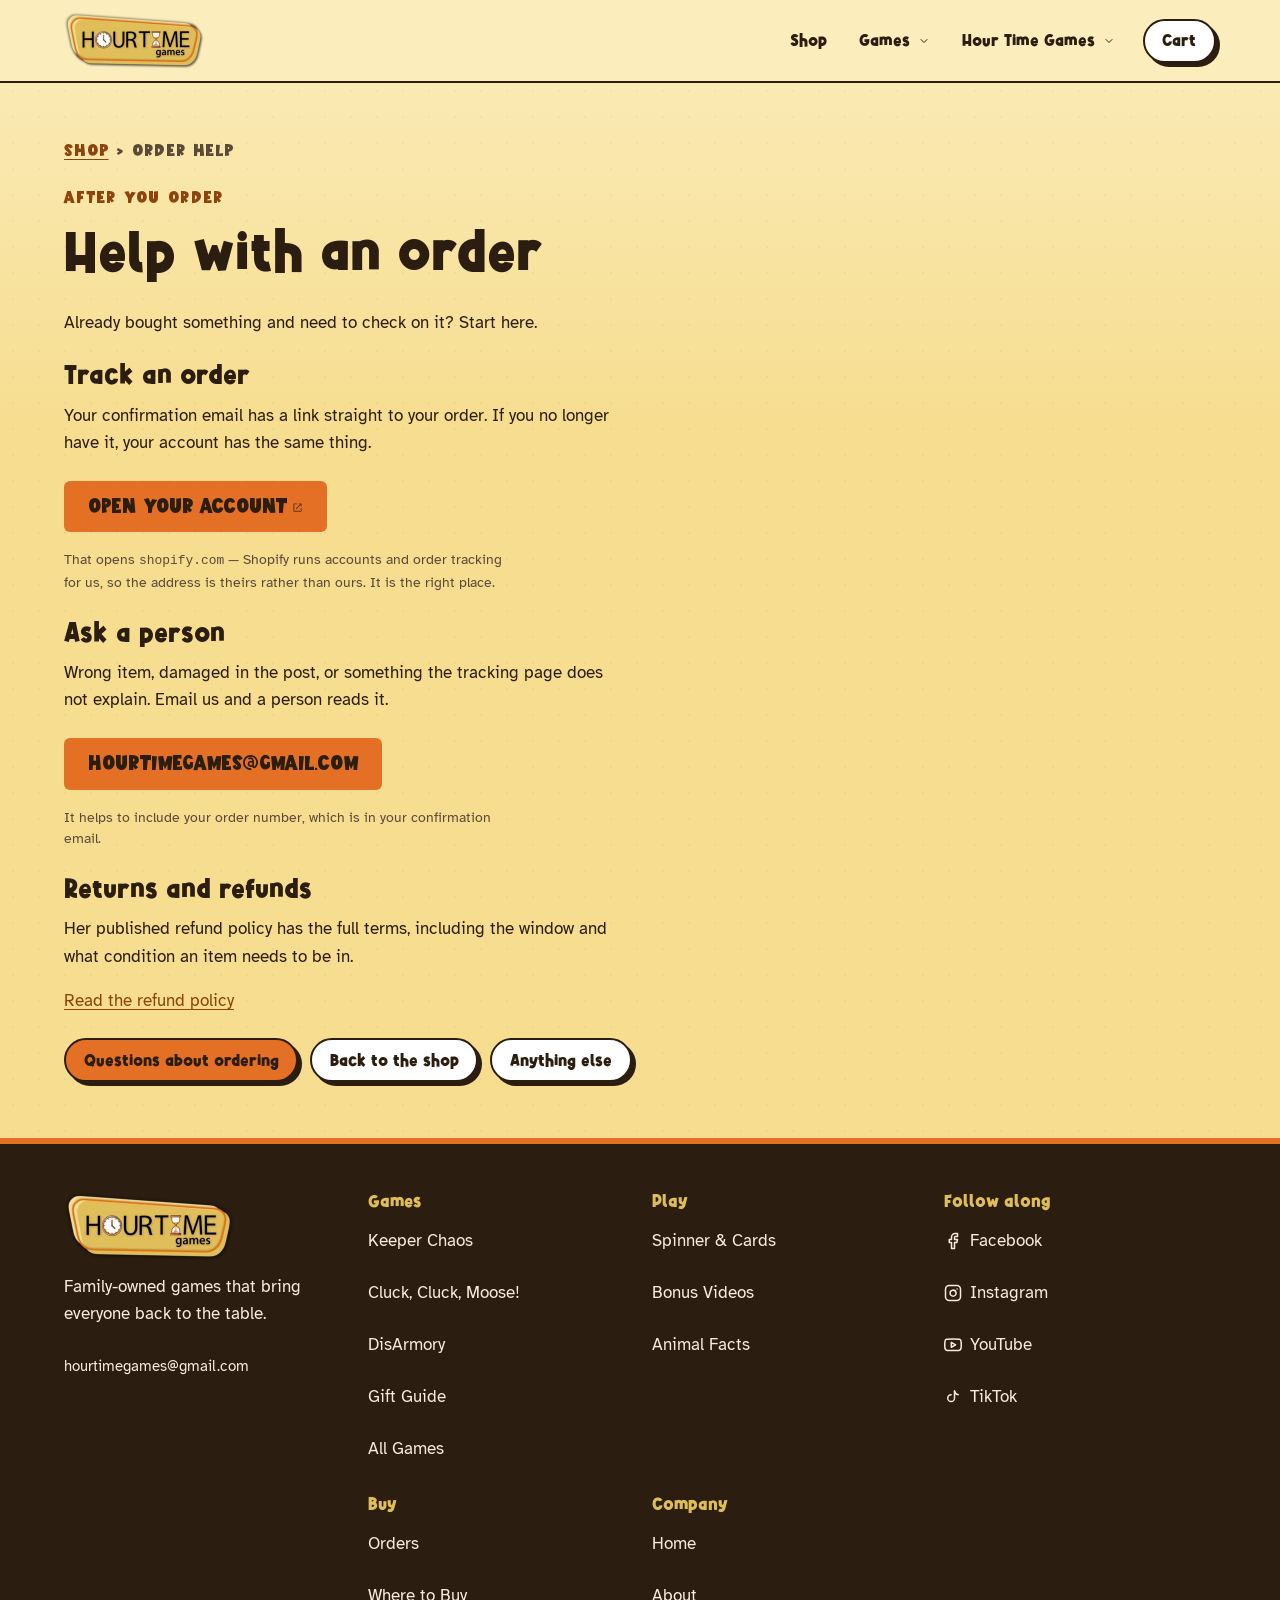
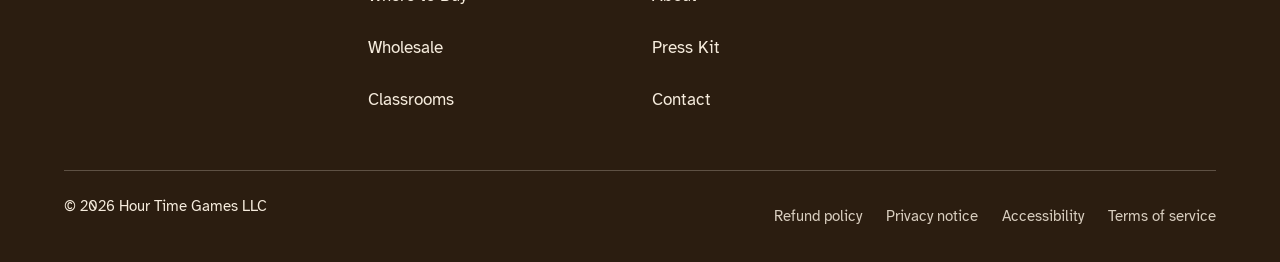
<file: shop/order-help/index.html>
<!DOCTYPE html><html lang="en-US" data-colorway="d"><head><meta charset="utf-8"><script>document.documentElement.classList.add("js");document.addEventListener("DOMContentLoaded",function(){var cards=Array.prototype.slice.call(document.querySelectorAll(".settle"));if(!("IntersectionObserver"in window)||!cards.length){cards.forEach(function(c){c.classList.add("is-in")});return}var io=new IntersectionObserver(function(entries){entries.filter(function(e){return e.isIntersecting}).forEach(function(e,i){e.target.style.transitionDelay=Math.min(i,4)*70+"ms";e.target.classList.add("is-in");io.unobserve(e.target)})},{rootMargin:"0px 0px -80px 0px",threshold:0});cards.forEach(function(c){io.observe(c)});setTimeout(function(){cards.forEach(function(c,i){if(!c.classList.contains("is-in")){c.style.transitionDelay=Math.min(i,6)*60+"ms";c.classList.add("is-in");io.unobserve(c)}})},3e3)});
</script><meta name="viewport" content="width=device-width, initial-scale=1"><title>Order help | Hour Time Games</title><meta name="description" content="Help with an order from Hour Time Games: track a delivery, find your account and order history, or reach a real person about a purchase from our own shop."><meta name="robots" content="index, follow"><link rel="canonical" href="https://store.hourtimegames.com/shop/order-help/"><script type="application/ld+json">{"@context":"https://schema.org","@type":"Organization","name":"Hour Time Games LLC","alternateName":"Hour Time Games","foundingDate":"2023-09-22","url":"https://store.hourtimegames.com/","logo":"https://store.hourtimegames.com/assets/logo-new.webp","sameAs":["https://facebook.com/profile.php?id=61562426546951","https://instagram.com/hourtimegames","https://youtube.com/@hourtimegames/videos","https://tiktok.com/@hourtimegames"]}</script><script type="application/ld+json">{"@context":"https://schema.org","@type":"BreadcrumbList","itemListElement":[{"@type":"ListItem","position":1,"name":"Shop","item":"https://store.hourtimegames.com/shop/"},{"@type":"ListItem","position":2,"name":"Order help"}]}</script><script>window.htgTrack=window.htgTrack||function(){};
</script><link rel="preload" as="font" type="font/woff2" href="/assets/alphakind.woff2" crossorigin><link rel="preload" as="font" type="font/woff2" href="/assets/dinosaur.woff2" crossorigin><style>@font-face{font-family:Alphakind;src:url(/assets/alphakind.woff2)format("woff2");font-weight:400 700;font-display:swap}@font-face{font-family:Dinosaur;src:url(/assets/dinosaur.woff2)format("woff2");font-weight:400 700;font-display:swap}@font-face{font-family:Alphakind;src:url(/assets/glyph-patch.woff2)format("woff2");unicode-range:U+2013-2014,U+AE;ascent-override:96.9%;descent-override:22.2%;line-gap-override:2.8%;font-weight:400 700;font-display:swap}@font-face{font-family:Dinosaur;src:url(/assets/glyph-patch.woff2)format("woff2");unicode-range:U+2013-2014,U+AE;ascent-override:110%;descent-override:30%;line-gap-override:0%;font-weight:400 700;font-display:swap}</style><link rel="icon" type="image/png" href="/assets/favicon-new.png"><link rel="apple-touch-icon" href="/assets/apple-touch-icon-new.png"><link rel="manifest" href="/manifest.webmanifest"><meta name="theme-color" content="#fbedbc"><link rel="stylesheet" href="/colorway-d.css"><meta property="og:title" content="Order help | Hour Time Games"><meta property="og:description" content="Help with an order from Hour Time Games: track a delivery, find your account and order history, or reach a real person about a purchase from our own shop."><meta property="og:image" content="https://store.hourtimegames.com/assets/og-home.jpg"><meta property="og:image:alt" content="Hour Time Games — &quot;Quick games, lasting memories!&quot; with the Keeper Chaos, Cluck, Cluck, Moose! and DisArmory boxes"><meta property="og:type" content="website"><meta property="og:site_name" content="Hour Time Games"><meta property="og:locale" content="en_US"><meta property="og:url" content="https://store.hourtimegames.com/shop/order-help/"><meta name="twitter:card" content="summary_large_image"><link rel="stylesheet" href="/_astro/BaseLayout.DQX25uO4.css"><style>.order-help[data-astro-cid-jevuwoov]{padding-block:var(--space-strip)}.oh-crumb[data-astro-cid-jevuwoov]{font-family:var(--font-kicker);letter-spacing:.06em;text-transform:uppercase;color:var(--ink-soft);align-items:center;gap:var(--space-2);margin-bottom:var(--space-6);font-size:.9rem;display:flex}.oh-crumb[data-astro-cid-jevuwoov] a[data-astro-cid-jevuwoov]{color:var(--rust)}.oh-lead[data-astro-cid-jevuwoov],.oh-block[data-astro-cid-jevuwoov] p[data-astro-cid-jevuwoov]{max-width:var(--measure)}.oh-block[data-astro-cid-jevuwoov]{margin-top:var(--space-6)}.oh-cta[data-astro-cid-jevuwoov]{margin-top:var(--space-2);padding:var(--space-3) var(--space-6);background:var(--accent-buy);color:var(--accent-buy-ink);font-family:var(--font-kicker);border-radius:6px;text-decoration:none;display:inline-block}.oh-cta[data-astro-cid-jevuwoov]:hover{background:var(--accent-buy-hover)}.oh-note[data-astro-cid-jevuwoov]{margin-top:var(--space-2);color:var(--ink-soft);font-size:.85rem}.oh-note[data-astro-cid-jevuwoov] code[data-astro-cid-jevuwoov]{font-size:.95em}.oh-links[data-astro-cid-jevuwoov]{gap:var(--space-3);margin-top:var(--space-6);flex-wrap:wrap;display:flex}</style><link rel="stylesheet" href="/_astro/Cart.xndlLeaG.css"></head><body><a class="skip-link" href="#main-content">Skip to main content</a><header class="site-header" data-astro-cid-nen7h5rs><div class="wrap header-row" data-astro-cid-nen7h5rs><a class="brand" href="/shop/" data-astro-cid-nen7h5rs><img src="/assets/logo-new.webp" alt="Hour Time Games, home" width="140" height="57" data-astro-cid-nen7h5rs></a><a class="btn btn-sm mobile-buy cart-link" href="/shop/#cart" data-cart-link aria-label="Cart" data-astro-cid-nen7h5rs>Cart<span class="cart-link__count" data-cart-count hidden data-astro-cid-nen7h5rs></span></a><button class="nav-toggle" type="button" aria-expanded="false" aria-controls="site-nav" data-astro-cid-nen7h5rs><span class="nav-toggle-bars" aria-hidden="true" data-astro-cid-nen7h5rs></span><span class="nav-toggle-label" data-astro-cid-nen7h5rs>Menu</span></button><div class="nav-scrim" aria-hidden="true" data-astro-cid-nen7h5rs></div><nav id="site-nav" class="site-nav" aria-label="Main" data-astro-cid-nen7h5rs><ul data-astro-cid-nen7h5rs><li data-astro-cid-nen7h5rs><a href="/shop/" data-astro-cid-nen7h5rs>Shop</a></li><li class="has-sub" data-astro-cid-nen7h5rs><button class="sub-toggle" type="button" aria-expanded="false" aria-controls="store-products-sub" data-astro-cid-nen7h5rs>Games<svg class="icon sub-caret" width="12" height="12" viewBox="0 0 24 24" fill="none" stroke="currentColor" stroke-linecap="round" stroke-linejoin="round" aria-hidden="true" data-astro-cid-nen7h5rs><path d="m6 9 6 6 6-6" data-astro-cid-nen7h5rs></path></svg></button><ul id="store-products-sub" class="sub-menu" data-astro-cid-nen7h5rs><li data-astro-cid-nen7h5rs><a href="/shop/keeper-chaos/" data-astro-cid-nen7h5rs>Keeper Chaos</a></li><li data-astro-cid-nen7h5rs><a href="/shop/cluck-cluck-moose/" data-astro-cid-nen7h5rs>Cluck, Cluck, Moose!</a></li><li data-astro-cid-nen7h5rs><a href="/shop/disarmory/" data-astro-cid-nen7h5rs>DisArmory</a></li></ul></li><li class="has-sub" data-astro-cid-nen7h5rs><button class="sub-toggle" type="button" aria-expanded="false" aria-controls="store-explore-sub" data-astro-cid-nen7h5rs>Hour Time Games<svg class="icon sub-caret" width="12" height="12" viewBox="0 0 24 24" fill="none" stroke="currentColor" stroke-linecap="round" stroke-linejoin="round" aria-hidden="true" data-astro-cid-nen7h5rs><path d="m6 9 6 6 6-6" data-astro-cid-nen7h5rs></path></svg></button><ul id="store-explore-sub" class="sub-menu" data-astro-cid-nen7h5rs><li data-astro-cid-nen7h5rs><a href="https://www.hourtimegames.com/" rel="external noopener" data-astro-cid-nen7h5rs>Home</a></li><li data-astro-cid-nen7h5rs><a href="https://www.hourtimegames.com/games/" rel="external noopener" data-astro-cid-nen7h5rs>All Games</a></li><li data-astro-cid-nen7h5rs><a href="https://www.hourtimegames.com/where-to-buy/" rel="external noopener" data-astro-cid-nen7h5rs>Where to Buy</a></li><li data-astro-cid-nen7h5rs><a href="https://www.hourtimegames.com/play/" rel="external noopener" data-astro-cid-nen7h5rs>Play Spinner &amp; Cards</a></li><li data-astro-cid-nen7h5rs><a href="https://www.hourtimegames.com/bonus/" rel="external noopener" data-astro-cid-nen7h5rs>Bonus Videos</a></li><li data-astro-cid-nen7h5rs><a href="https://www.hourtimegames.com/animal-facts/" rel="external noopener" data-astro-cid-nen7h5rs>Animal Facts</a></li><li data-astro-cid-nen7h5rs><a href="https://www.hourtimegames.com/wholesale/" rel="external noopener" data-astro-cid-nen7h5rs>Wholesale</a></li></ul></li><script type="module" src="/_astro/CartBadge.astro_astro_type_script_index_0_lang.Cj0iWwWM.js"></script><style>{`
            .cart-link__count::before { content: ' ('; }
            .cart-link__count::after  { content: ')'; }
          `}</style><li class="nav-cta" data-astro-cid-nen7h5rs><a class="btn btn-sm cart-link" href="/shop/#cart" data-cart-link aria-label="Cart" data-astro-cid-nen7h5rs>Cart<span class="cart-link__count" data-cart-count hidden data-astro-cid-nen7h5rs></span></a></li></ul></nav></div></header><script type="module">var e=document.querySelector(`.nav-toggle`),t=document.getElementById(`site-nav`),n=e?.querySelector(`.nav-toggle-label`),r=()=>e?.getAttribute(`aria-expanded`)===`true`,i=document.querySelector(`.nav-scrim`);function a(r2){e?.setAttribute(`aria-expanded`,String(r2)),t?.classList.toggle(`is-open`,r2),e?.classList.toggle(`is-open`,r2),i?.classList.toggle(`is-open`,r2),document.body.classList.toggle(`menu-open`,r2),n&&(n.textContent=r2?`Close`:`Menu`),l(r2),o(r2)}function o(e2){if(!t)return;if(!e2){t.style.maxHeight=``;return}let n2=document.querySelector(`.site-header`),r2=n2?n2.getBoundingClientRect().bottom:0;t.style.maxHeight=`${Math.max(160,window.innerHeight-r2)}px`}window.addEventListener(`resize`,()=>{r()&&o(true)});var s=()=>[...document.body.children].filter(e2=>e2!==t&&!e2.contains(t)&&!e2.classList.contains(`nav-scrim`)),c=`inert`in HTMLElement.prototype;function l(e2){if(c)for(let t2 of s())t2.inert=e2}var u=`a[href], button:not([disabled]), input:not([disabled]), summary, [tabindex]:not([tabindex="-1"])`;document.addEventListener(`keydown`,n2=>{if(n2.key!==`Tab`||!r()||c)return;let i2=[e,...[...t.querySelectorAll(u)].filter(e2=>e2.offsetParent!==null)];if(!i2.length)return;let a2=i2[0],o2=i2[i2.length-1];n2.shiftKey&&document.activeElement===a2?(n2.preventDefault(),o2.focus()):!n2.shiftKey&&document.activeElement===o2&&(n2.preventDefault(),a2.focus())}),e?.addEventListener(`click`,()=>a(!r())),document.addEventListener(`keydown`,t2=>{t2.key===`Escape`&&r()&&(a(false),e?.focus())}),document.addEventListener(`click`,n2=>{if(!r())return;let i2=n2.target;!t?.contains(i2)&&!e?.contains(i2)&&a(false)}),t?.addEventListener(`click`,e2=>{e2.target.closest(`a`)&&a(false)});var d=[...document.querySelectorAll(`.sub-toggle`)].map(e2=>({btn:e2,menu:document.getElementById(e2.getAttribute(`aria-controls`))})),f=e2=>e2.btn.getAttribute(`aria-expanded`)===`true`;function p(e2,t2){e2.btn.setAttribute(`aria-expanded`,String(t2)),e2.menu.classList.toggle(`is-open`,t2)}d.forEach(e2=>{e2.btn.addEventListener(`click`,()=>{let t2=!f(e2);d.forEach(n2=>p(n2,n2===e2&&t2))})}),document.addEventListener(`keydown`,e2=>{if(e2.key!==`Escape`||r())return;let t2=d.find(f);t2&&(p(t2,false),t2.btn.focus())}),document.addEventListener(`click`,e2=>{let t2=e2.target;d.forEach(e3=>{f(e3)&&!e3.menu.contains(t2)&&!e3.btn.contains(t2)&&p(e3,false)})});
</script><main id="main-content"><div class="wrap order-help" data-astro-cid-jevuwoov><nav class="oh-crumb" aria-label="Breadcrumb" data-astro-cid-jevuwoov><a href="/shop/" data-astro-cid-jevuwoov>Shop</a><span aria-hidden="true" data-astro-cid-jevuwoov>&rsaquo;</span><span aria-current="page" data-astro-cid-jevuwoov>Order help</span></nav><p class="kicker" data-astro-cid-jevuwoov>After you order</p><h1 class="section-title" data-astro-cid-jevuwoov>Help with an order</h1><p class="oh-lead" data-astro-cid-jevuwoov>Already bought something and need to check on it? Start here.</p><section class="oh-block" aria-labelledby="oh-track" data-astro-cid-jevuwoov><h2 class="about-head" id="oh-track" data-astro-cid-jevuwoov>Track an order</h2><p data-astro-cid-jevuwoov>Your confirmation email has a link straight to your order. If you no longer have it, your account has the same thing.</p><p data-astro-cid-jevuwoov><a class="oh-cta" href="https://shopify.com/58752565383/account" target="_blank" rel="external noopener" data-astro-cid-jevuwoov>Open your account<span class="sr-only"> (opens in a new tab)</span></a></p><p class="oh-note" data-astro-cid-jevuwoov>That opens <code data-astro-cid-jevuwoov>shopify.com</code> &mdash; Shopify runs accounts and order tracking for us, so the address is theirs rather than ours. It is the right place.</p></section><section class="oh-block" aria-labelledby="oh-ask" data-astro-cid-jevuwoov><h2 class="about-head" id="oh-ask" data-astro-cid-jevuwoov>Ask a person</h2><p data-astro-cid-jevuwoov>Wrong item, damaged in the post, or something the tracking page does not explain. Email us and a person reads it.</p><p data-astro-cid-jevuwoov><a class="oh-cta" href="mailto:hourtimegames@gmail.com?subject=Help%20with%20my%20order" data-astro-cid-jevuwoov>hourtimegames@gmail.com</a></p><p class="oh-note" data-astro-cid-jevuwoov>It helps to include your order number, which is in your confirmation email.</p></section><section class="oh-block" aria-labelledby="oh-returns" data-astro-cid-jevuwoov><h2 class="about-head" id="oh-returns" data-astro-cid-jevuwoov>Returns and refunds</h2><p data-astro-cid-jevuwoov>Her published refund policy has the full terms, including the window and what condition an item needs to be in.</p><p data-astro-cid-jevuwoov><a href="/shop/policies/refund-policy/" data-astro-cid-jevuwoov>Read the refund policy</a></p></section><nav class="oh-links" aria-label="More" data-astro-cid-jevuwoov><a class="btn btn-sm btn-primary" href="/shop/faq/" data-astro-cid-jevuwoov>Questions about ordering</a><a class="btn btn-sm" href="/shop/" data-astro-cid-jevuwoov>Back to the shop</a><a class="btn btn-sm" href="https://www.hourtimegames.com/contact/" rel="external noopener" data-astro-cid-jevuwoov>Anything else</a></nav><script type="application/json" data-cart-pairings>{"41503652282503":{"handle":"cluck-cluck-moose","title":"Cluck, Cluck, Moose!","image":"/assets/cluck-box-480.webp","alt":"Cluck, Cluck, Moose! card game box with a cartoon chicken and moose","variantId":"41864243150983"},"41864243150983":{"handle":"disarmory","title":"DisArmory","image":"/assets/disarmory-box-480.webp","alt":"DisArmory game box: two armored knights dueling in a green meadow on the lid, with the tagline Stockpile & Sabotage","variantId":"43497812721799"},"43497812721799":{"handle":"keeper-chaos","title":"Keeper Chaos","image":"/assets/keeper-box-480.webp","alt":"Keeper Chaos board game box with illustrated zoo animals and safari-hat logo","variantId":"41503652282503"}}</script><script type="application/json" data-ship-dates>{"43497812721799":"December 8, 2026"}</script><script type="application/json" data-off-general>{"41503652282503":"keeper-chaos"}</script><dialog class="cart" id="cart" data-cart-inline aria-labelledby="cart-heading" data-astro-cid-mxchjpe6><h2 class="cart__heading" id="cart-heading" tabindex="-1" data-cart-focus data-astro-cid-mxchjpe6>Your cart<span class="sr-only" data-cart-count-unit="sep" hidden data-astro-cid-mxchjpe6>, </span><span class="cart__count" data-cart-count hidden data-astro-cid-mxchjpe6>0</span><span class="sr-only" data-cart-count-unit="items" hidden data-astro-cid-mxchjpe6> items</span></h2><p class="cart__status" data-cart-status role="status" aria-live="polite" tabindex="-1" data-astro-cid-mxchjpe6></p><ul class="cart__rows" data-cart-rows aria-label="Items in your cart" data-astro-cid-mxchjpe6></ul><div class="cart__empty" data-cart-empty hidden data-astro-cid-mxchjpe6><p class="cart__empty-lead" data-astro-cid-mxchjpe6>Nothing in your cart yet.</p><ul class="cart__empty-links" data-astro-cid-mxchjpe6><li data-astro-cid-mxchjpe6><a href="/shop/keeper-chaos/" data-astro-cid-mxchjpe6>Keeper Chaos</a></li><li data-astro-cid-mxchjpe6><a href="/shop/cluck-cluck-moose/" data-astro-cid-mxchjpe6>Cluck, Cluck, Moose!</a></li><li data-astro-cid-mxchjpe6><a href="/shop/disarmory/" data-astro-cid-mxchjpe6>DisArmory</a></li></ul></div><div class="cart__summary" data-cart-summary data-astro-cid-mxchjpe6></div><div class="cart__cross" data-cart-cross hidden data-astro-cid-mxchjpe6><p class="cart__cross-label" data-astro-cid-mxchjpe6>Pairs well with</p><a class="cart__cross-link" data-cart-cross-link href="" data-astro-cid-mxchjpe6><img class="cart__cross-art" data-cart-cross-art alt="" width="64" height="64" loading="lazy" decoding="async" data-astro-cid-mxchjpe6><span class="cart__cross-name" data-cart-cross-name data-astro-cid-mxchjpe6></span></a></div><details class="cart__discount" data-astro-cid-mxchjpe6><summary data-astro-cid-mxchjpe6>Have a discount code?</summary><div class="cart__discount-body" data-astro-cid-mxchjpe6><label class="sr-only" for="cart-discount" data-astro-cid-mxchjpe6>Discount code</label><input id="cart-discount" type="text" name="discount" autocomplete="off" autocapitalize="characters" spellcheck="false" data-cart-discount placeholder="e.g. FAMILY10" data-astro-cid-mxchjpe6><p class="cart__discount-note" data-astro-cid-mxchjpe6>Applied at checkout, where the total is worked out.</p></div></details><button class="btn btn-primary cart__checkout" type="button" disabled data-cart-checkout data-astro-cid-mxchjpe6>Checkout</button><button class="btn cart__shop-pay" type="button" disabled data-cart-shop-pay data-astro-cid-mxchjpe6>Buy with Shop Pay</button><p class="cart__note" data-astro-cid-mxchjpe6>You finish your order on Shopify, where shipping and tax are worked out.</p><button type="button" class="cart__close" data-cart-close aria-label="Close cart" data-astro-cid-mxchjpe6><span aria-hidden="true" data-astro-cid-mxchjpe6>&times;</span></button></dialog><script type="module" src="/_astro/Cart.astro_astro_type_script_index_0_lang.D5vk8jWS.js"></script><script id="cart-catalogue" type="application/json">[{"handle":"keeper-chaos","title":"Keeper Chaos","image":"/assets/keeper-box-480.webp","imageAlt":"Keeper Chaos board game box with illustrated zoo animals and safari-hat logo"},{"handle":"cluck-cluck-moose","title":"Cluck, Cluck, Moose!","image":"/assets/cluck-box-480.webp","imageAlt":"Cluck, Cluck, Moose! card game box with a cartoon chicken and moose"},{"handle":"disarmory","title":"DisArmory","image":"/assets/disarmory-box-480.webp","imageAlt":"DisArmory game box: two armored knights dueling in a green meadow on the lid, with the tagline Stockpile & Sabotage"}]</script><script id="cart-identities" type="application/json">[{"handle":"keeper-chaos","title":"Keeper Chaos","image":"/assets/keeper-box-480.webp","imageAlt":"Keeper Chaos board game box with illustrated zoo animals and safari-hat logo"},{"handle":"cluck-cluck-moose","title":"Cluck, Cluck, Moose!","image":"/assets/cluck-box-480.webp","imageAlt":"Cluck, Cluck, Moose! card game box with a cartoon chicken and moose"},{"handle":"knock-knock","title":"Knock-Knock","image":"/assets/knock-knock.webp","imageAlt":"Knock-Knock game box mockup with a dark wooden door design"},{"handle":"disarmory","title":"DisArmory","image":"/assets/disarmory-box-480.webp","imageAlt":"DisArmory game box: two armored knights dueling in a green meadow on the lid, with the tagline Stockpile & Sabotage"}]</script></div></main><footer class="site-footer" data-astro-cid-jo6i4kqk><div class="wrap footer-grid" data-astro-cid-jo6i4kqk><div data-astro-cid-jo6i4kqk><img class="footer-logo" src="/assets/logo-new-footer.webp" alt="Hour Time Games" width="170" height="69" loading="lazy" data-astro-cid-jo6i4kqk><p class="footer-tag" data-astro-cid-jo6i4kqk>Family-owned games that bring everyone back to the table.</p><p class="footer-mail" data-astro-cid-jo6i4kqk><a href="mailto:hourtimegames@gmail.com" data-astro-cid-jo6i4kqk>hourtimegames@gmail.com</a></p></div><nav aria-label="Footer" data-astro-cid-jo6i4kqk><div class="footer-groups" data-astro-cid-jo6i4kqk><div data-astro-cid-jo6i4kqk><h3 class="footer-h" data-astro-cid-jo6i4kqk>Games</h3><ul data-astro-cid-jo6i4kqk><li data-astro-cid-jo6i4kqk><a href="/shop/keeper-chaos/" data-astro-cid-jo6i4kqk>Keeper Chaos</a></li><li data-astro-cid-jo6i4kqk><a href="/shop/cluck-cluck-moose/" data-astro-cid-jo6i4kqk>Cluck, Cluck, Moose!</a></li><li data-astro-cid-jo6i4kqk><a href="/shop/disarmory/" data-astro-cid-jo6i4kqk>DisArmory</a></li><li data-astro-cid-jo6i4kqk><a href="/shop/gift-guide/" data-astro-cid-jo6i4kqk>Gift Guide</a></li><li data-astro-cid-jo6i4kqk><a href="/shop/" data-astro-cid-jo6i4kqk>All Games</a></li></ul></div><div data-astro-cid-jo6i4kqk><h3 class="footer-h" data-astro-cid-jo6i4kqk>Play</h3><ul data-astro-cid-jo6i4kqk><li data-astro-cid-jo6i4kqk><a href="https://www.hourtimegames.com/play/" data-astro-cid-jo6i4kqk>Spinner &amp; Cards</a></li><li data-astro-cid-jo6i4kqk><a href="https://www.hourtimegames.com/bonus/" data-astro-cid-jo6i4kqk>Bonus Videos</a></li><li data-astro-cid-jo6i4kqk><a href="https://www.hourtimegames.com/animal-facts/" data-astro-cid-jo6i4kqk>Animal Facts</a></li></ul></div><div data-astro-cid-jo6i4kqk><h3 class="footer-h" data-astro-cid-jo6i4kqk>Buy</h3><ul data-astro-cid-jo6i4kqk><li data-astro-cid-jo6i4kqk><a href="https://shopify.com/58752565383/account" rel="external noopener" data-astro-cid-jo6i4kqk>Orders</a></li><li data-astro-cid-jo6i4kqk><a href="https://www.hourtimegames.com/where-to-buy/" data-astro-cid-jo6i4kqk>Where to Buy</a></li><li data-astro-cid-jo6i4kqk><a href="https://www.hourtimegames.com/wholesale/" data-astro-cid-jo6i4kqk>Wholesale</a></li><li data-astro-cid-jo6i4kqk><a href="https://www.hourtimegames.com/teachers/" data-astro-cid-jo6i4kqk>Classrooms</a></li></ul></div><div data-astro-cid-jo6i4kqk><h3 class="footer-h" data-astro-cid-jo6i4kqk>Company</h3><ul data-astro-cid-jo6i4kqk><li data-astro-cid-jo6i4kqk><a href="https://www.hourtimegames.com/" data-astro-cid-jo6i4kqk>Home</a></li><li data-astro-cid-jo6i4kqk><a href="https://www.hourtimegames.com/about/" data-astro-cid-jo6i4kqk>About</a></li><li data-astro-cid-jo6i4kqk><a href="https://www.hourtimegames.com/press/" data-astro-cid-jo6i4kqk>Press Kit</a></li><li data-astro-cid-jo6i4kqk><a href="https://www.hourtimegames.com/contact/" data-astro-cid-jo6i4kqk>Contact</a></li></ul></div></div></nav><div data-astro-cid-jo6i4kqk><h3 class="footer-h" data-astro-cid-jo6i4kqk>Follow along</h3><ul data-astro-cid-jo6i4kqk><li data-astro-cid-jo6i4kqk><a class="social-link no-ext-icon" href="https://facebook.com/profile.php?id=61562426546951" target="_blank" rel="external noopener" data-astro-cid-jo6i4kqk><svg class="icon" width="18" height="18" viewBox="0 0 24 24" fill="none" stroke="currentColor" stroke-linecap="round" stroke-linejoin="round" aria-hidden="true" data-astro-cid-jo6i4kqk><path d="M18 2h-3a5 5 0 0 0-5 5v3H7v4h3v8h4v-8h3l1-4h-4V7a1 1 0 0 1 1-1h3z"/></svg>Facebook<span class="sr-only"> (opens in a new tab)</span></a></li><li data-astro-cid-jo6i4kqk><a class="social-link no-ext-icon" href="https://instagram.com/hourtimegames" target="_blank" rel="external noopener" data-astro-cid-jo6i4kqk><svg class="icon" width="18" height="18" viewBox="0 0 24 24" fill="none" stroke="currentColor" stroke-linecap="round" stroke-linejoin="round" aria-hidden="true" data-astro-cid-jo6i4kqk><rect x="2" y="2" width="20" height="20" rx="5"/><path d="M16 11.37a4 4 0 1 1-7.9 1.17 4 4 0 0 1 7.9-1.17z"/><line x1="17.5" y1="6.5" x2="17.51" y2="6.5"/></svg>Instagram<span class="sr-only"> (opens in a new tab)</span></a></li><li data-astro-cid-jo6i4kqk><a class="social-link no-ext-icon" href="https://youtube.com/@hourtimegames/videos" target="_blank" rel="external noopener" data-astro-cid-jo6i4kqk><svg class="icon" width="18" height="18" viewBox="0 0 24 24" fill="none" stroke="currentColor" stroke-linecap="round" stroke-linejoin="round" aria-hidden="true" data-astro-cid-jo6i4kqk><path d="M22.54 6.42a2.78 2.78 0 0 0-1.94-2C18.88 4 12 4 12 4s-6.88 0-8.6.46a2.78 2.78 0 0 0-1.94 2A29 29 0 0 0 1 11.75a29 29 0 0 0 .46 5.33A2.78 2.78 0 0 0 3.4 19c1.72.46 8.6.46 8.6.46s6.88 0 8.6-.46a2.78 2.78 0 0 0 1.94-2 29 29 0 0 0 .46-5.25 29 29 0 0 0-.46-5.33z"/><polygon points="9.75 15.02 15.5 11.75 9.75 8.48"/></svg>YouTube<span class="sr-only"> (opens in a new tab)</span></a></li><li data-astro-cid-jo6i4kqk><a class="social-link no-ext-icon" href="https://tiktok.com/@hourtimegames" target="_blank" rel="external noopener" data-astro-cid-jo6i4kqk><svg class="icon" width="18" height="18" viewBox="0 0 24 24" fill="none" stroke="currentColor" stroke-linecap="round" stroke-linejoin="round" aria-hidden="true" data-astro-cid-jo6i4kqk><path d="M14 4v9.5a4.5 4.5 0 1 1-4.5-4.5"/><path d="M14 4c.5 2.6 2.4 4.6 5 5"/></svg>TikTok<span class="sr-only"> (opens in a new tab)</span></a></li></ul></div></div><div class="wrap footer-legal" data-astro-cid-jo6i4kqk><p data-astro-cid-jo6i4kqk>© 2026 Hour Time Games LLC</p><ul class="policy-links" data-astro-cid-jo6i4kqk><li data-astro-cid-jo6i4kqk><a href="https://store.hourtimegames.com/shop/policies/refund-policy/" data-astro-cid-jo6i4kqk>Refund policy</a></li><li data-astro-cid-jo6i4kqk><a href="https://www.hourtimegames.com/privacy/" rel="external noopener" data-astro-cid-jo6i4kqk>Privacy notice</a></li><li data-astro-cid-jo6i4kqk><a href="https://www.hourtimegames.com/accessibility/" rel="external noopener" data-astro-cid-jo6i4kqk>Accessibility</a></li><li data-astro-cid-jo6i4kqk><a href="https://store.hourtimegames.com/shop/policies/terms-of-service/" data-astro-cid-jo6i4kqk>Terms of service</a></li></ul></div></footer></body></html>
</file>
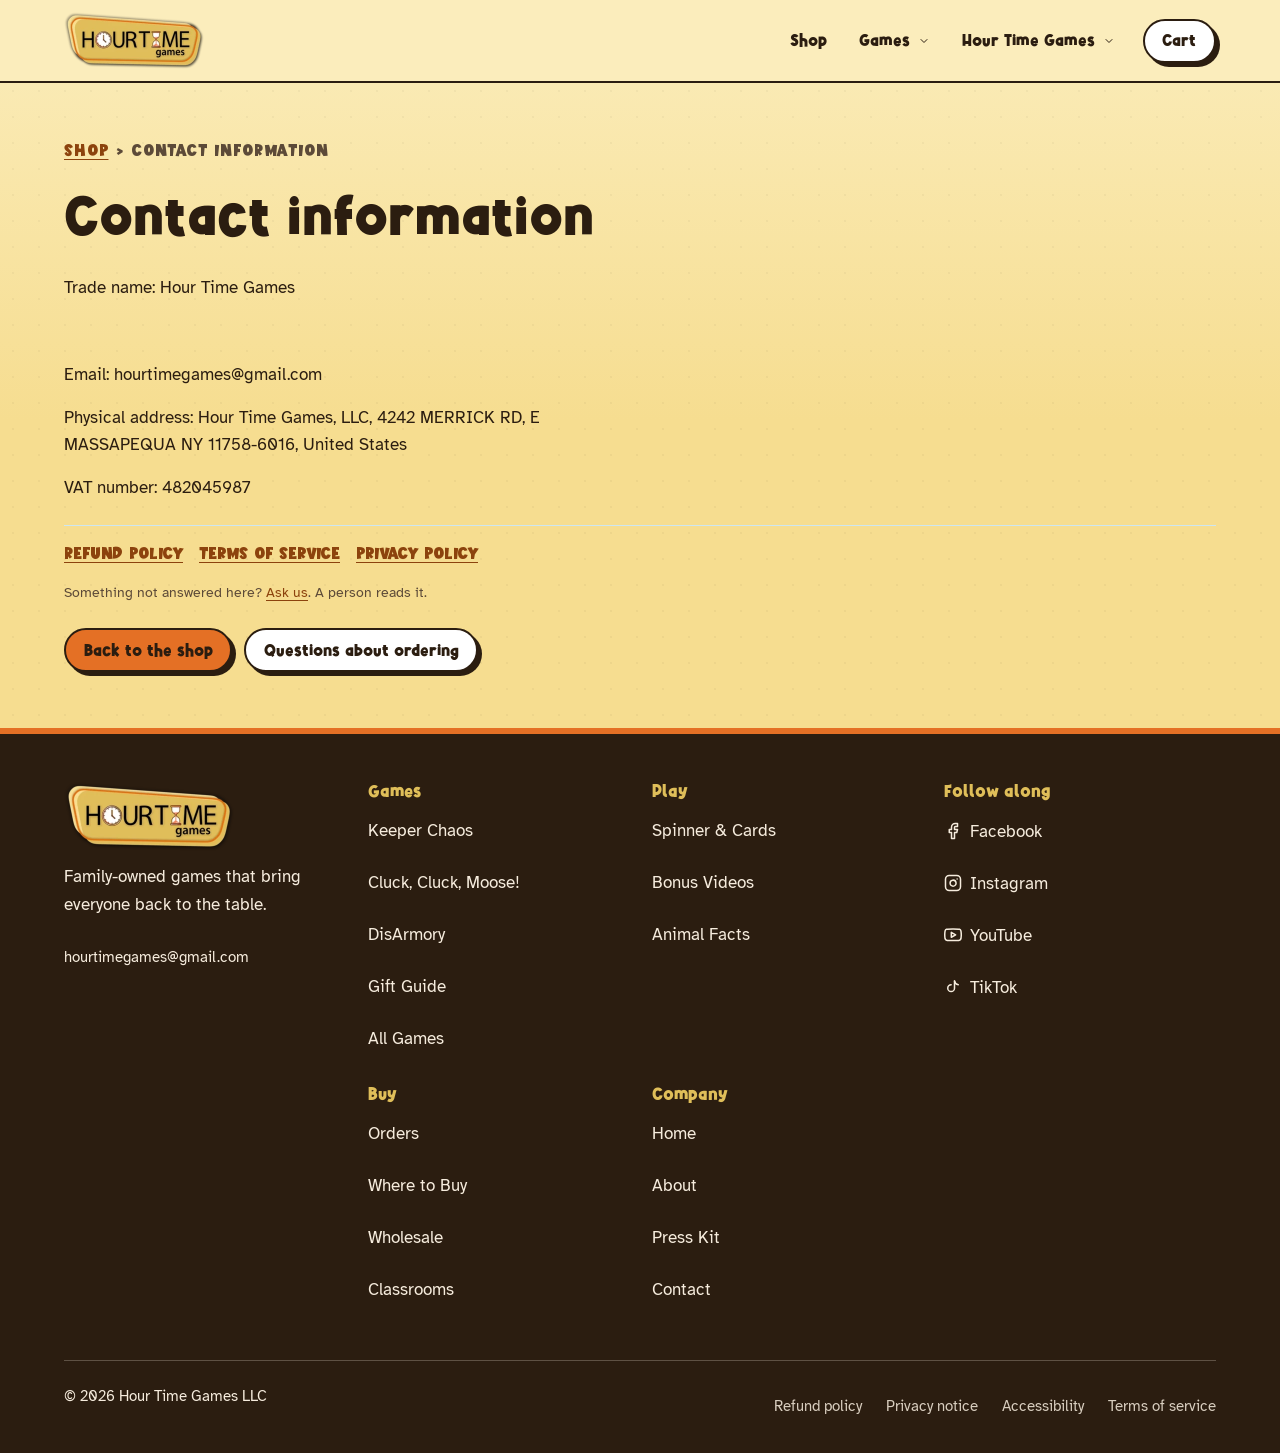
<file: shop/policies/contact-information/index.html>
<!DOCTYPE html><html lang="en-US" data-colorway="d"><head><meta charset="utf-8"><script>document.documentElement.classList.add("js");document.addEventListener("DOMContentLoaded",function(){var cards=Array.prototype.slice.call(document.querySelectorAll(".settle"));if(!("IntersectionObserver"in window)||!cards.length){cards.forEach(function(c){c.classList.add("is-in")});return}var io=new IntersectionObserver(function(entries){entries.filter(function(e){return e.isIntersecting}).forEach(function(e,i){e.target.style.transitionDelay=Math.min(i,4)*70+"ms";e.target.classList.add("is-in");io.unobserve(e.target)})},{rootMargin:"0px 0px -80px 0px",threshold:0});cards.forEach(function(c){io.observe(c)});setTimeout(function(){cards.forEach(function(c,i){if(!c.classList.contains("is-in")){c.style.transitionDelay=Math.min(i,6)*60+"ms";c.classList.add("is-in");io.unobserve(c)}})},3e3)});
</script><meta name="viewport" content="width=device-width, initial-scale=1"><title>Contact information | Hour Time Games</title><meta name="description" content="How to contact Hour Time Games about an order, a lost piece, a wholesale enquiry or anything else, and which address reaches a real person fastest."><meta name="robots" content="index, follow"><link rel="canonical" href="https://store.hourtimegames.com/shop/policies/contact-information/"><script type="application/ld+json">{"@context":"https://schema.org","@type":"Organization","name":"Hour Time Games LLC","alternateName":"Hour Time Games","foundingDate":"2023-09-22","url":"https://store.hourtimegames.com/","logo":"https://store.hourtimegames.com/assets/logo-new.webp","sameAs":["https://facebook.com/profile.php?id=61562426546951","https://instagram.com/hourtimegames","https://youtube.com/@hourtimegames/videos","https://tiktok.com/@hourtimegames"]}</script><script type="application/ld+json">{"@context":"https://schema.org","@type":"BreadcrumbList","itemListElement":[{"@type":"ListItem","position":1,"name":"Shop","item":"https://store.hourtimegames.com/shop/"},{"@type":"ListItem","position":2,"name":"Contact information"}]}</script><script>window.htgTrack=window.htgTrack||function(){};
</script><link rel="preload" as="font" type="font/woff2" href="/assets/alphakind.woff2" crossorigin><link rel="preload" as="font" type="font/woff2" href="/assets/dinosaur.woff2" crossorigin><style>@font-face{font-family:Alphakind;src:url(/assets/alphakind.woff2)format("woff2");font-weight:400 700;font-display:swap}@font-face{font-family:Dinosaur;src:url(/assets/dinosaur.woff2)format("woff2");font-weight:400 700;font-display:swap}@font-face{font-family:Alphakind;src:url(/assets/glyph-patch.woff2)format("woff2");unicode-range:U+2013-2014,U+AE;ascent-override:96.9%;descent-override:22.2%;line-gap-override:2.8%;font-weight:400 700;font-display:swap}@font-face{font-family:Dinosaur;src:url(/assets/glyph-patch.woff2)format("woff2");unicode-range:U+2013-2014,U+AE;ascent-override:110%;descent-override:30%;line-gap-override:0%;font-weight:400 700;font-display:swap}</style><link rel="icon" type="image/png" href="/assets/favicon-new.png"><link rel="apple-touch-icon" href="/assets/apple-touch-icon-new.png"><link rel="manifest" href="/manifest.webmanifest"><meta name="theme-color" content="#fbedbc"><link rel="stylesheet" href="/colorway-d.css"><meta property="og:title" content="Contact information | Hour Time Games"><meta property="og:description" content="How to contact Hour Time Games about an order, a lost piece, a wholesale enquiry or anything else, and which address reaches a real person fastest."><meta property="og:image" content="https://store.hourtimegames.com/assets/og-home.jpg"><meta property="og:image:alt" content="Hour Time Games — &quot;Quick games, lasting memories!&quot; with the Keeper Chaos, Cluck, Cluck, Moose! and DisArmory boxes"><meta property="og:type" content="website"><meta property="og:site_name" content="Hour Time Games"><meta property="og:locale" content="en_US"><meta property="og:url" content="https://store.hourtimegames.com/shop/policies/contact-information/"><meta name="twitter:card" content="summary_large_image"><link rel="stylesheet" href="/_astro/BaseLayout.DQX25uO4.css"><style>.policy[data-astro-cid-5iee43qg]{padding-block:var(--space-strip)}.policy-crumb[data-astro-cid-5iee43qg]{font-family:var(--font-kicker);letter-spacing:.06em;text-transform:uppercase;color:var(--ink-soft);align-items:center;gap:var(--space-2);margin-bottom:var(--space-6);font-size:.9rem;display:flex}.policy-crumb[data-astro-cid-5iee43qg] a[data-astro-cid-5iee43qg]{color:var(--rust)}.policy-body[data-astro-cid-5iee43qg]{max-width:var(--measure);margin-top:var(--space-6)}.policy-body[data-astro-cid-5iee43qg] p{margin:0 0 var(--space-4)}.policy-body[data-astro-cid-5iee43qg] strong{font-weight:700}.policy-body[data-astro-cid-5iee43qg] a{color:var(--rust)}.policy-body[data-astro-cid-5iee43qg] strong{margin-top:var(--space-2);display:inline-block}.policy-body[data-astro-cid-5iee43qg] ul,.policy-body[data-astro-cid-5iee43qg] ol{margin:0 0 var(--space-4);padding-left:var(--space-6)}.policy-body[data-astro-cid-5iee43qg] li{margin-bottom:var(--space-2)}.policy-more[data-astro-cid-5iee43qg]{gap:var(--space-2) var(--space-4);margin-top:var(--space-6);padding-top:var(--space-4);border-top:1px solid var(--paper-dark);font-family:var(--font-kicker);flex-wrap:wrap;font-size:.9rem;display:flex}.policy-more[data-astro-cid-5iee43qg] a[data-astro-cid-5iee43qg]{color:var(--rust)}.policy-ask[data-astro-cid-5iee43qg]{max-width:var(--measure);margin-top:var(--space-4);color:var(--ink-soft);font-size:.9rem}.policy-nav[data-astro-cid-5iee43qg]{gap:var(--space-3);margin-top:var(--space-6);flex-wrap:wrap;display:flex}</style><link rel="stylesheet" href="/_astro/Cart.xndlLeaG.css"></head><body><a class="skip-link" href="#main-content">Skip to main content</a><header class="site-header" data-astro-cid-nen7h5rs><div class="wrap header-row" data-astro-cid-nen7h5rs><a class="brand" href="/shop/" data-astro-cid-nen7h5rs><img src="/assets/logo-new.webp" alt="Hour Time Games, home" width="140" height="57" data-astro-cid-nen7h5rs></a><a class="btn btn-sm mobile-buy cart-link" href="/shop/#cart" data-cart-link aria-label="Cart" data-astro-cid-nen7h5rs>Cart<span class="cart-link__count" data-cart-count hidden data-astro-cid-nen7h5rs></span></a><button class="nav-toggle" type="button" aria-expanded="false" aria-controls="site-nav" data-astro-cid-nen7h5rs><span class="nav-toggle-bars" aria-hidden="true" data-astro-cid-nen7h5rs></span><span class="nav-toggle-label" data-astro-cid-nen7h5rs>Menu</span></button><div class="nav-scrim" aria-hidden="true" data-astro-cid-nen7h5rs></div><nav id="site-nav" class="site-nav" aria-label="Main" data-astro-cid-nen7h5rs><ul data-astro-cid-nen7h5rs><li data-astro-cid-nen7h5rs><a href="/shop/" data-astro-cid-nen7h5rs>Shop</a></li><li class="has-sub" data-astro-cid-nen7h5rs><button class="sub-toggle" type="button" aria-expanded="false" aria-controls="store-products-sub" data-astro-cid-nen7h5rs>Games<svg class="icon sub-caret" width="12" height="12" viewBox="0 0 24 24" fill="none" stroke="currentColor" stroke-linecap="round" stroke-linejoin="round" aria-hidden="true" data-astro-cid-nen7h5rs><path d="m6 9 6 6 6-6" data-astro-cid-nen7h5rs></path></svg></button><ul id="store-products-sub" class="sub-menu" data-astro-cid-nen7h5rs><li data-astro-cid-nen7h5rs><a href="/shop/keeper-chaos/" data-astro-cid-nen7h5rs>Keeper Chaos</a></li><li data-astro-cid-nen7h5rs><a href="/shop/cluck-cluck-moose/" data-astro-cid-nen7h5rs>Cluck, Cluck, Moose!</a></li><li data-astro-cid-nen7h5rs><a href="/shop/disarmory/" data-astro-cid-nen7h5rs>DisArmory</a></li></ul></li><li class="has-sub" data-astro-cid-nen7h5rs><button class="sub-toggle" type="button" aria-expanded="false" aria-controls="store-explore-sub" data-astro-cid-nen7h5rs>Hour Time Games<svg class="icon sub-caret" width="12" height="12" viewBox="0 0 24 24" fill="none" stroke="currentColor" stroke-linecap="round" stroke-linejoin="round" aria-hidden="true" data-astro-cid-nen7h5rs><path d="m6 9 6 6 6-6" data-astro-cid-nen7h5rs></path></svg></button><ul id="store-explore-sub" class="sub-menu" data-astro-cid-nen7h5rs><li data-astro-cid-nen7h5rs><a href="https://www.hourtimegames.com/" rel="external noopener" data-astro-cid-nen7h5rs>Home</a></li><li data-astro-cid-nen7h5rs><a href="https://www.hourtimegames.com/games/" rel="external noopener" data-astro-cid-nen7h5rs>All Games</a></li><li data-astro-cid-nen7h5rs><a href="https://www.hourtimegames.com/where-to-buy/" rel="external noopener" data-astro-cid-nen7h5rs>Where to Buy</a></li><li data-astro-cid-nen7h5rs><a href="https://www.hourtimegames.com/play/" rel="external noopener" data-astro-cid-nen7h5rs>Play Spinner &amp; Cards</a></li><li data-astro-cid-nen7h5rs><a href="https://www.hourtimegames.com/bonus/" rel="external noopener" data-astro-cid-nen7h5rs>Bonus Videos</a></li><li data-astro-cid-nen7h5rs><a href="https://www.hourtimegames.com/animal-facts/" rel="external noopener" data-astro-cid-nen7h5rs>Animal Facts</a></li><li data-astro-cid-nen7h5rs><a href="https://www.hourtimegames.com/wholesale/" rel="external noopener" data-astro-cid-nen7h5rs>Wholesale</a></li></ul></li><script type="module" src="/_astro/CartBadge.astro_astro_type_script_index_0_lang.Cj0iWwWM.js"></script><style>{`
            .cart-link__count::before { content: ' ('; }
            .cart-link__count::after  { content: ')'; }
          `}</style><li class="nav-cta" data-astro-cid-nen7h5rs><a class="btn btn-sm cart-link" href="/shop/#cart" data-cart-link aria-label="Cart" data-astro-cid-nen7h5rs>Cart<span class="cart-link__count" data-cart-count hidden data-astro-cid-nen7h5rs></span></a></li></ul></nav></div></header><script type="module">var e=document.querySelector(`.nav-toggle`),t=document.getElementById(`site-nav`),n=e?.querySelector(`.nav-toggle-label`),r=()=>e?.getAttribute(`aria-expanded`)===`true`,i=document.querySelector(`.nav-scrim`);function a(r2){e?.setAttribute(`aria-expanded`,String(r2)),t?.classList.toggle(`is-open`,r2),e?.classList.toggle(`is-open`,r2),i?.classList.toggle(`is-open`,r2),document.body.classList.toggle(`menu-open`,r2),n&&(n.textContent=r2?`Close`:`Menu`),l(r2),o(r2)}function o(e2){if(!t)return;if(!e2){t.style.maxHeight=``;return}let n2=document.querySelector(`.site-header`),r2=n2?n2.getBoundingClientRect().bottom:0;t.style.maxHeight=`${Math.max(160,window.innerHeight-r2)}px`}window.addEventListener(`resize`,()=>{r()&&o(true)});var s=()=>[...document.body.children].filter(e2=>e2!==t&&!e2.contains(t)&&!e2.classList.contains(`nav-scrim`)),c=`inert`in HTMLElement.prototype;function l(e2){if(c)for(let t2 of s())t2.inert=e2}var u=`a[href], button:not([disabled]), input:not([disabled]), summary, [tabindex]:not([tabindex="-1"])`;document.addEventListener(`keydown`,n2=>{if(n2.key!==`Tab`||!r()||c)return;let i2=[e,...[...t.querySelectorAll(u)].filter(e2=>e2.offsetParent!==null)];if(!i2.length)return;let a2=i2[0],o2=i2[i2.length-1];n2.shiftKey&&document.activeElement===a2?(n2.preventDefault(),o2.focus()):!n2.shiftKey&&document.activeElement===o2&&(n2.preventDefault(),a2.focus())}),e?.addEventListener(`click`,()=>a(!r())),document.addEventListener(`keydown`,t2=>{t2.key===`Escape`&&r()&&(a(false),e?.focus())}),document.addEventListener(`click`,n2=>{if(!r())return;let i2=n2.target;!t?.contains(i2)&&!e?.contains(i2)&&a(false)}),t?.addEventListener(`click`,e2=>{e2.target.closest(`a`)&&a(false)});var d=[...document.querySelectorAll(`.sub-toggle`)].map(e2=>({btn:e2,menu:document.getElementById(e2.getAttribute(`aria-controls`))})),f=e2=>e2.btn.getAttribute(`aria-expanded`)===`true`;function p(e2,t2){e2.btn.setAttribute(`aria-expanded`,String(t2)),e2.menu.classList.toggle(`is-open`,t2)}d.forEach(e2=>{e2.btn.addEventListener(`click`,()=>{let t2=!f(e2);d.forEach(n2=>p(n2,n2===e2&&t2))})}),document.addEventListener(`keydown`,e2=>{if(e2.key!==`Escape`||r())return;let t2=d.find(f);t2&&(p(t2,false),t2.btn.focus())}),document.addEventListener(`click`,e2=>{let t2=e2.target;d.forEach(e3=>{f(e3)&&!e3.menu.contains(t2)&&!e3.btn.contains(t2)&&p(e3,false)})});
</script><main id="main-content"><div class="wrap policy" data-astro-cid-5iee43qg><nav class="policy-crumb" aria-label="Breadcrumb" data-astro-cid-5iee43qg><a href="/shop/" data-astro-cid-5iee43qg>Shop</a><span aria-hidden="true" data-astro-cid-5iee43qg>&rsaquo;</span><span aria-current="page" data-astro-cid-5iee43qg>Contact information</span></nav><h1 class="section-title" data-astro-cid-5iee43qg>Contact information</h1><div class="policy-body" data-astro-cid-5iee43qg><p>Trade name: Hour Time Games</p>
<p><br></p>
<p>Email: hourtimegames@gmail.com</p>
<p>Physical address: Hour Time Games, LLC, 4242 MERRICK RD, E MASSAPEQUA NY 11758-6016, United States</p>
<p>VAT number: 482045987</p></div><nav class="policy-more" aria-label="Other policies" data-astro-cid-5iee43qg><a href="/shop/policies/refund-policy/" data-astro-cid-5iee43qg>Refund policy</a><a href="/shop/policies/terms-of-service/" data-astro-cid-5iee43qg>Terms of service</a><a href="/shop/policies/privacy-policy/" data-astro-cid-5iee43qg>Privacy policy</a></nav><p class="policy-ask" data-astro-cid-5iee43qg>Something not answered here? <a href="https://www.hourtimegames.com/contact/" data-astro-cid-5iee43qg>Ask us</a>. A person reads it.</p><nav class="policy-nav" data-astro-cid-5iee43qg><a class="btn btn-sm btn-primary" href="/shop/" data-astro-cid-5iee43qg>Back to the shop</a><a class="btn btn-sm" href="/shop/faq/" data-astro-cid-5iee43qg>Questions about ordering</a></nav><script type="application/json" data-cart-pairings>{"41503652282503":{"handle":"cluck-cluck-moose","title":"Cluck, Cluck, Moose!","image":"/assets/cluck-box-480.webp","alt":"Cluck, Cluck, Moose! card game box with a cartoon chicken and moose","variantId":"41864243150983"},"41864243150983":{"handle":"disarmory","title":"DisArmory","image":"/assets/disarmory-box-480.webp","alt":"DisArmory game box: two armored knights dueling in a green meadow on the lid, with the tagline Stockpile & Sabotage","variantId":"43497812721799"},"43497812721799":{"handle":"keeper-chaos","title":"Keeper Chaos","image":"/assets/keeper-box-480.webp","alt":"Keeper Chaos board game box with illustrated zoo animals and safari-hat logo","variantId":"41503652282503"}}</script><script type="application/json" data-ship-dates>{"43497812721799":"December 8, 2026"}</script><script type="application/json" data-off-general>{"41503652282503":"keeper-chaos"}</script><dialog class="cart" id="cart" data-cart-inline aria-labelledby="cart-heading" data-astro-cid-mxchjpe6><h2 class="cart__heading" id="cart-heading" tabindex="-1" data-cart-focus data-astro-cid-mxchjpe6>Your cart<span class="sr-only" data-cart-count-unit="sep" hidden data-astro-cid-mxchjpe6>, </span><span class="cart__count" data-cart-count hidden data-astro-cid-mxchjpe6>0</span><span class="sr-only" data-cart-count-unit="items" hidden data-astro-cid-mxchjpe6> items</span></h2><p class="cart__status" data-cart-status role="status" aria-live="polite" tabindex="-1" data-astro-cid-mxchjpe6></p><ul class="cart__rows" data-cart-rows aria-label="Items in your cart" data-astro-cid-mxchjpe6></ul><div class="cart__empty" data-cart-empty hidden data-astro-cid-mxchjpe6><p class="cart__empty-lead" data-astro-cid-mxchjpe6>Nothing in your cart yet.</p><ul class="cart__empty-links" data-astro-cid-mxchjpe6><li data-astro-cid-mxchjpe6><a href="/shop/keeper-chaos/" data-astro-cid-mxchjpe6>Keeper Chaos</a></li><li data-astro-cid-mxchjpe6><a href="/shop/cluck-cluck-moose/" data-astro-cid-mxchjpe6>Cluck, Cluck, Moose!</a></li><li data-astro-cid-mxchjpe6><a href="/shop/disarmory/" data-astro-cid-mxchjpe6>DisArmory</a></li></ul></div><div class="cart__summary" data-cart-summary data-astro-cid-mxchjpe6></div><div class="cart__cross" data-cart-cross hidden data-astro-cid-mxchjpe6><p class="cart__cross-label" data-astro-cid-mxchjpe6>Pairs well with</p><a class="cart__cross-link" data-cart-cross-link href="" data-astro-cid-mxchjpe6><img class="cart__cross-art" data-cart-cross-art alt="" width="64" height="64" loading="lazy" decoding="async" data-astro-cid-mxchjpe6><span class="cart__cross-name" data-cart-cross-name data-astro-cid-mxchjpe6></span></a></div><details class="cart__discount" data-astro-cid-mxchjpe6><summary data-astro-cid-mxchjpe6>Have a discount code?</summary><div class="cart__discount-body" data-astro-cid-mxchjpe6><label class="sr-only" for="cart-discount" data-astro-cid-mxchjpe6>Discount code</label><input id="cart-discount" type="text" name="discount" autocomplete="off" autocapitalize="characters" spellcheck="false" data-cart-discount placeholder="e.g. FAMILY10" data-astro-cid-mxchjpe6><p class="cart__discount-note" data-astro-cid-mxchjpe6>Applied at checkout, where the total is worked out.</p></div></details><button class="btn btn-primary cart__checkout" type="button" disabled data-cart-checkout data-astro-cid-mxchjpe6>Checkout</button><button class="btn cart__shop-pay" type="button" disabled data-cart-shop-pay data-astro-cid-mxchjpe6>Buy with Shop Pay</button><p class="cart__note" data-astro-cid-mxchjpe6>You finish your order on Shopify, where shipping and tax are worked out.</p><button type="button" class="cart__close" data-cart-close aria-label="Close cart" data-astro-cid-mxchjpe6><span aria-hidden="true" data-astro-cid-mxchjpe6>&times;</span></button></dialog><script type="module" src="/_astro/Cart.astro_astro_type_script_index_0_lang.D5vk8jWS.js"></script><script id="cart-catalogue" type="application/json">[{"handle":"keeper-chaos","title":"Keeper Chaos","image":"/assets/keeper-box-480.webp","imageAlt":"Keeper Chaos board game box with illustrated zoo animals and safari-hat logo"},{"handle":"cluck-cluck-moose","title":"Cluck, Cluck, Moose!","image":"/assets/cluck-box-480.webp","imageAlt":"Cluck, Cluck, Moose! card game box with a cartoon chicken and moose"},{"handle":"disarmory","title":"DisArmory","image":"/assets/disarmory-box-480.webp","imageAlt":"DisArmory game box: two armored knights dueling in a green meadow on the lid, with the tagline Stockpile & Sabotage"}]</script><script id="cart-identities" type="application/json">[{"handle":"keeper-chaos","title":"Keeper Chaos","image":"/assets/keeper-box-480.webp","imageAlt":"Keeper Chaos board game box with illustrated zoo animals and safari-hat logo"},{"handle":"cluck-cluck-moose","title":"Cluck, Cluck, Moose!","image":"/assets/cluck-box-480.webp","imageAlt":"Cluck, Cluck, Moose! card game box with a cartoon chicken and moose"},{"handle":"knock-knock","title":"Knock-Knock","image":"/assets/knock-knock.webp","imageAlt":"Knock-Knock game box mockup with a dark wooden door design"},{"handle":"disarmory","title":"DisArmory","image":"/assets/disarmory-box-480.webp","imageAlt":"DisArmory game box: two armored knights dueling in a green meadow on the lid, with the tagline Stockpile & Sabotage"}]</script></div></main><footer class="site-footer" data-astro-cid-jo6i4kqk><div class="wrap footer-grid" data-astro-cid-jo6i4kqk><div data-astro-cid-jo6i4kqk><img class="footer-logo" src="/assets/logo-new-footer.webp" alt="Hour Time Games" width="170" height="69" loading="lazy" data-astro-cid-jo6i4kqk><p class="footer-tag" data-astro-cid-jo6i4kqk>Family-owned games that bring everyone back to the table.</p><p class="footer-mail" data-astro-cid-jo6i4kqk><a href="mailto:hourtimegames@gmail.com" data-astro-cid-jo6i4kqk>hourtimegames@gmail.com</a></p></div><nav aria-label="Footer" data-astro-cid-jo6i4kqk><div class="footer-groups" data-astro-cid-jo6i4kqk><div data-astro-cid-jo6i4kqk><h3 class="footer-h" data-astro-cid-jo6i4kqk>Games</h3><ul data-astro-cid-jo6i4kqk><li data-astro-cid-jo6i4kqk><a href="/shop/keeper-chaos/" data-astro-cid-jo6i4kqk>Keeper Chaos</a></li><li data-astro-cid-jo6i4kqk><a href="/shop/cluck-cluck-moose/" data-astro-cid-jo6i4kqk>Cluck, Cluck, Moose!</a></li><li data-astro-cid-jo6i4kqk><a href="/shop/disarmory/" data-astro-cid-jo6i4kqk>DisArmory</a></li><li data-astro-cid-jo6i4kqk><a href="/shop/gift-guide/" data-astro-cid-jo6i4kqk>Gift Guide</a></li><li data-astro-cid-jo6i4kqk><a href="/shop/" data-astro-cid-jo6i4kqk>All Games</a></li></ul></div><div data-astro-cid-jo6i4kqk><h3 class="footer-h" data-astro-cid-jo6i4kqk>Play</h3><ul data-astro-cid-jo6i4kqk><li data-astro-cid-jo6i4kqk><a href="https://www.hourtimegames.com/play/" data-astro-cid-jo6i4kqk>Spinner &amp; Cards</a></li><li data-astro-cid-jo6i4kqk><a href="https://www.hourtimegames.com/bonus/" data-astro-cid-jo6i4kqk>Bonus Videos</a></li><li data-astro-cid-jo6i4kqk><a href="https://www.hourtimegames.com/animal-facts/" data-astro-cid-jo6i4kqk>Animal Facts</a></li></ul></div><div data-astro-cid-jo6i4kqk><h3 class="footer-h" data-astro-cid-jo6i4kqk>Buy</h3><ul data-astro-cid-jo6i4kqk><li data-astro-cid-jo6i4kqk><a href="https://shopify.com/58752565383/account" rel="external noopener" data-astro-cid-jo6i4kqk>Orders</a></li><li data-astro-cid-jo6i4kqk><a href="https://www.hourtimegames.com/where-to-buy/" data-astro-cid-jo6i4kqk>Where to Buy</a></li><li data-astro-cid-jo6i4kqk><a href="https://www.hourtimegames.com/wholesale/" data-astro-cid-jo6i4kqk>Wholesale</a></li><li data-astro-cid-jo6i4kqk><a href="https://www.hourtimegames.com/teachers/" data-astro-cid-jo6i4kqk>Classrooms</a></li></ul></div><div data-astro-cid-jo6i4kqk><h3 class="footer-h" data-astro-cid-jo6i4kqk>Company</h3><ul data-astro-cid-jo6i4kqk><li data-astro-cid-jo6i4kqk><a href="https://www.hourtimegames.com/" data-astro-cid-jo6i4kqk>Home</a></li><li data-astro-cid-jo6i4kqk><a href="https://www.hourtimegames.com/about/" data-astro-cid-jo6i4kqk>About</a></li><li data-astro-cid-jo6i4kqk><a href="https://www.hourtimegames.com/press/" data-astro-cid-jo6i4kqk>Press Kit</a></li><li data-astro-cid-jo6i4kqk><a href="https://www.hourtimegames.com/contact/" data-astro-cid-jo6i4kqk>Contact</a></li></ul></div></div></nav><div data-astro-cid-jo6i4kqk><h3 class="footer-h" data-astro-cid-jo6i4kqk>Follow along</h3><ul data-astro-cid-jo6i4kqk><li data-astro-cid-jo6i4kqk><a class="social-link no-ext-icon" href="https://facebook.com/profile.php?id=61562426546951" target="_blank" rel="external noopener" data-astro-cid-jo6i4kqk><svg class="icon" width="18" height="18" viewBox="0 0 24 24" fill="none" stroke="currentColor" stroke-linecap="round" stroke-linejoin="round" aria-hidden="true" data-astro-cid-jo6i4kqk><path d="M18 2h-3a5 5 0 0 0-5 5v3H7v4h3v8h4v-8h3l1-4h-4V7a1 1 0 0 1 1-1h3z"/></svg>Facebook<span class="sr-only"> (opens in a new tab)</span></a></li><li data-astro-cid-jo6i4kqk><a class="social-link no-ext-icon" href="https://instagram.com/hourtimegames" target="_blank" rel="external noopener" data-astro-cid-jo6i4kqk><svg class="icon" width="18" height="18" viewBox="0 0 24 24" fill="none" stroke="currentColor" stroke-linecap="round" stroke-linejoin="round" aria-hidden="true" data-astro-cid-jo6i4kqk><rect x="2" y="2" width="20" height="20" rx="5"/><path d="M16 11.37a4 4 0 1 1-7.9 1.17 4 4 0 0 1 7.9-1.17z"/><line x1="17.5" y1="6.5" x2="17.51" y2="6.5"/></svg>Instagram<span class="sr-only"> (opens in a new tab)</span></a></li><li data-astro-cid-jo6i4kqk><a class="social-link no-ext-icon" href="https://youtube.com/@hourtimegames/videos" target="_blank" rel="external noopener" data-astro-cid-jo6i4kqk><svg class="icon" width="18" height="18" viewBox="0 0 24 24" fill="none" stroke="currentColor" stroke-linecap="round" stroke-linejoin="round" aria-hidden="true" data-astro-cid-jo6i4kqk><path d="M22.54 6.42a2.78 2.78 0 0 0-1.94-2C18.88 4 12 4 12 4s-6.88 0-8.6.46a2.78 2.78 0 0 0-1.94 2A29 29 0 0 0 1 11.75a29 29 0 0 0 .46 5.33A2.78 2.78 0 0 0 3.4 19c1.72.46 8.6.46 8.6.46s6.88 0 8.6-.46a2.78 2.78 0 0 0 1.94-2 29 29 0 0 0 .46-5.25 29 29 0 0 0-.46-5.33z"/><polygon points="9.75 15.02 15.5 11.75 9.75 8.48"/></svg>YouTube<span class="sr-only"> (opens in a new tab)</span></a></li><li data-astro-cid-jo6i4kqk><a class="social-link no-ext-icon" href="https://tiktok.com/@hourtimegames" target="_blank" rel="external noopener" data-astro-cid-jo6i4kqk><svg class="icon" width="18" height="18" viewBox="0 0 24 24" fill="none" stroke="currentColor" stroke-linecap="round" stroke-linejoin="round" aria-hidden="true" data-astro-cid-jo6i4kqk><path d="M14 4v9.5a4.5 4.5 0 1 1-4.5-4.5"/><path d="M14 4c.5 2.6 2.4 4.6 5 5"/></svg>TikTok<span class="sr-only"> (opens in a new tab)</span></a></li></ul></div></div><div class="wrap footer-legal" data-astro-cid-jo6i4kqk><p data-astro-cid-jo6i4kqk>© 2026 Hour Time Games LLC</p><ul class="policy-links" data-astro-cid-jo6i4kqk><li data-astro-cid-jo6i4kqk><a href="https://store.hourtimegames.com/shop/policies/refund-policy/" data-astro-cid-jo6i4kqk>Refund policy</a></li><li data-astro-cid-jo6i4kqk><a href="https://www.hourtimegames.com/privacy/" rel="external noopener" data-astro-cid-jo6i4kqk>Privacy notice</a></li><li data-astro-cid-jo6i4kqk><a href="https://www.hourtimegames.com/accessibility/" rel="external noopener" data-astro-cid-jo6i4kqk>Accessibility</a></li><li data-astro-cid-jo6i4kqk><a href="https://store.hourtimegames.com/shop/policies/terms-of-service/" data-astro-cid-jo6i4kqk>Terms of service</a></li></ul></div></footer></body></html>
</file>
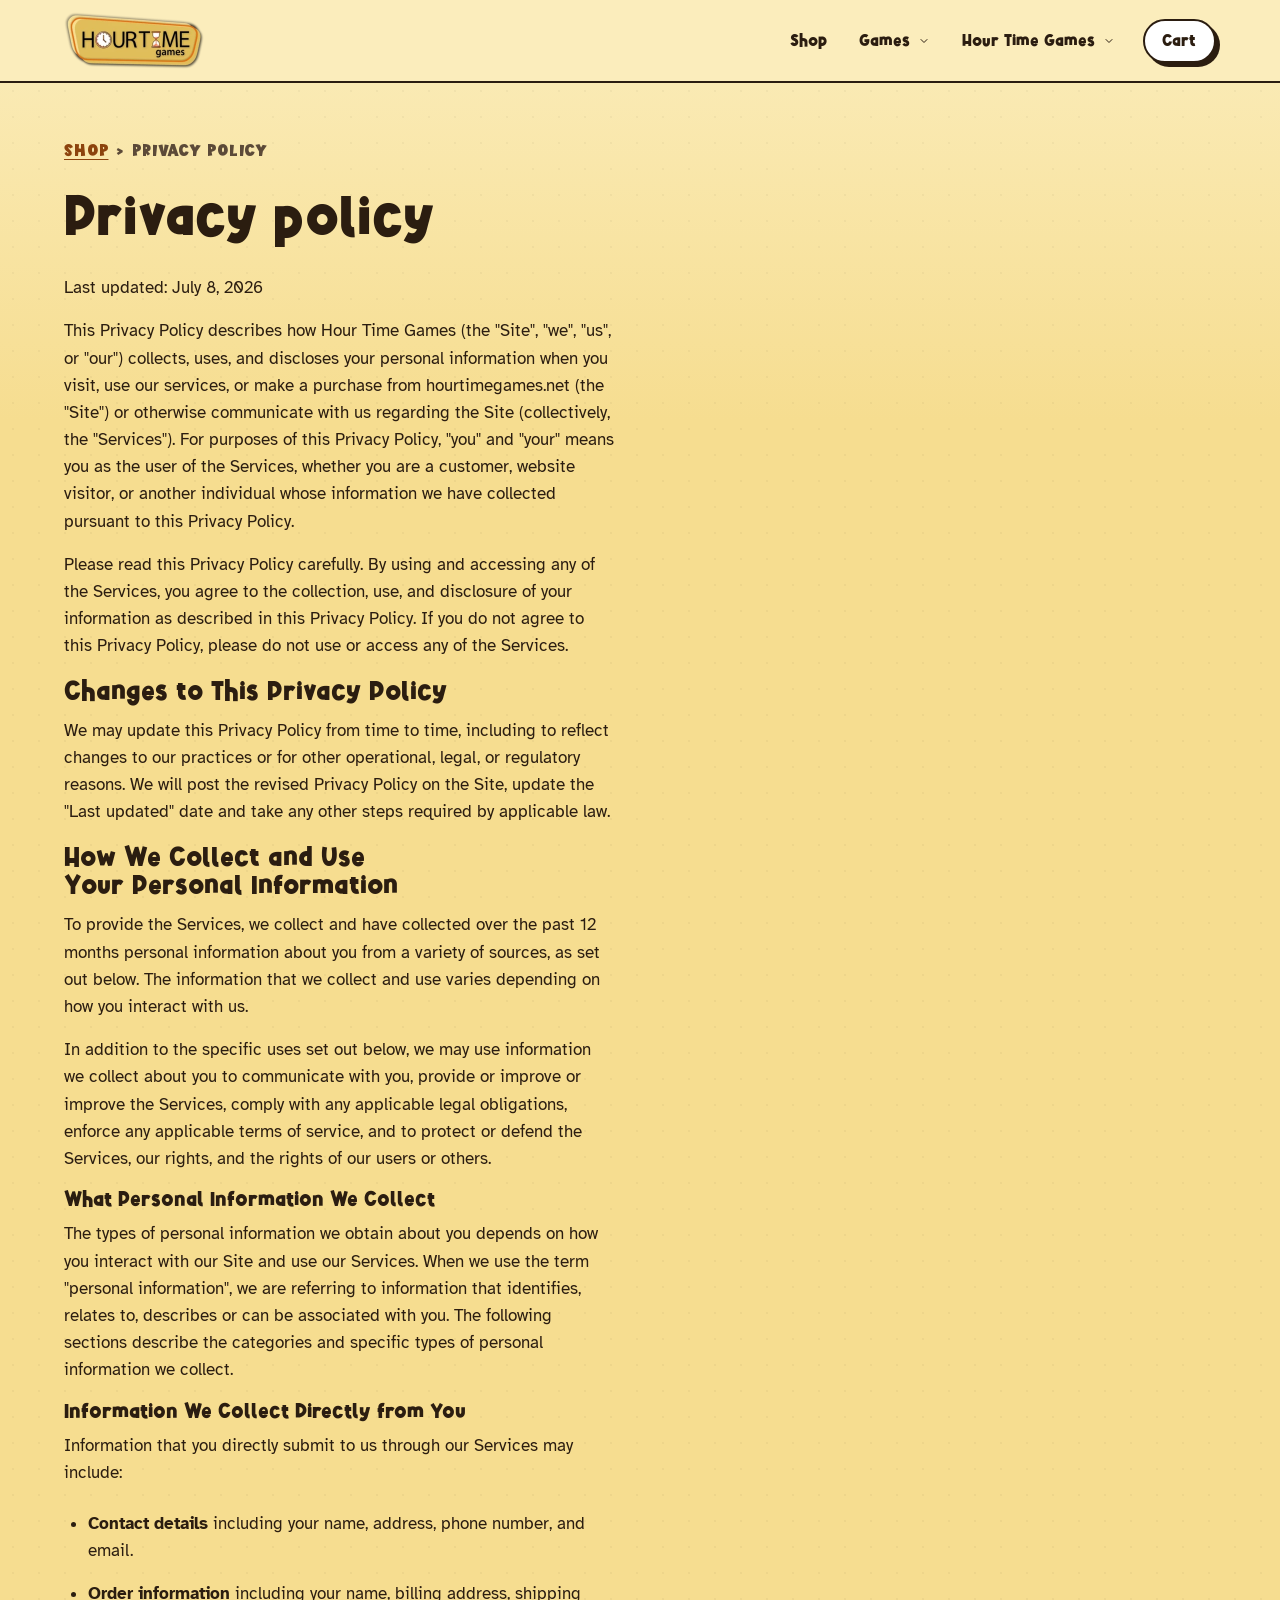
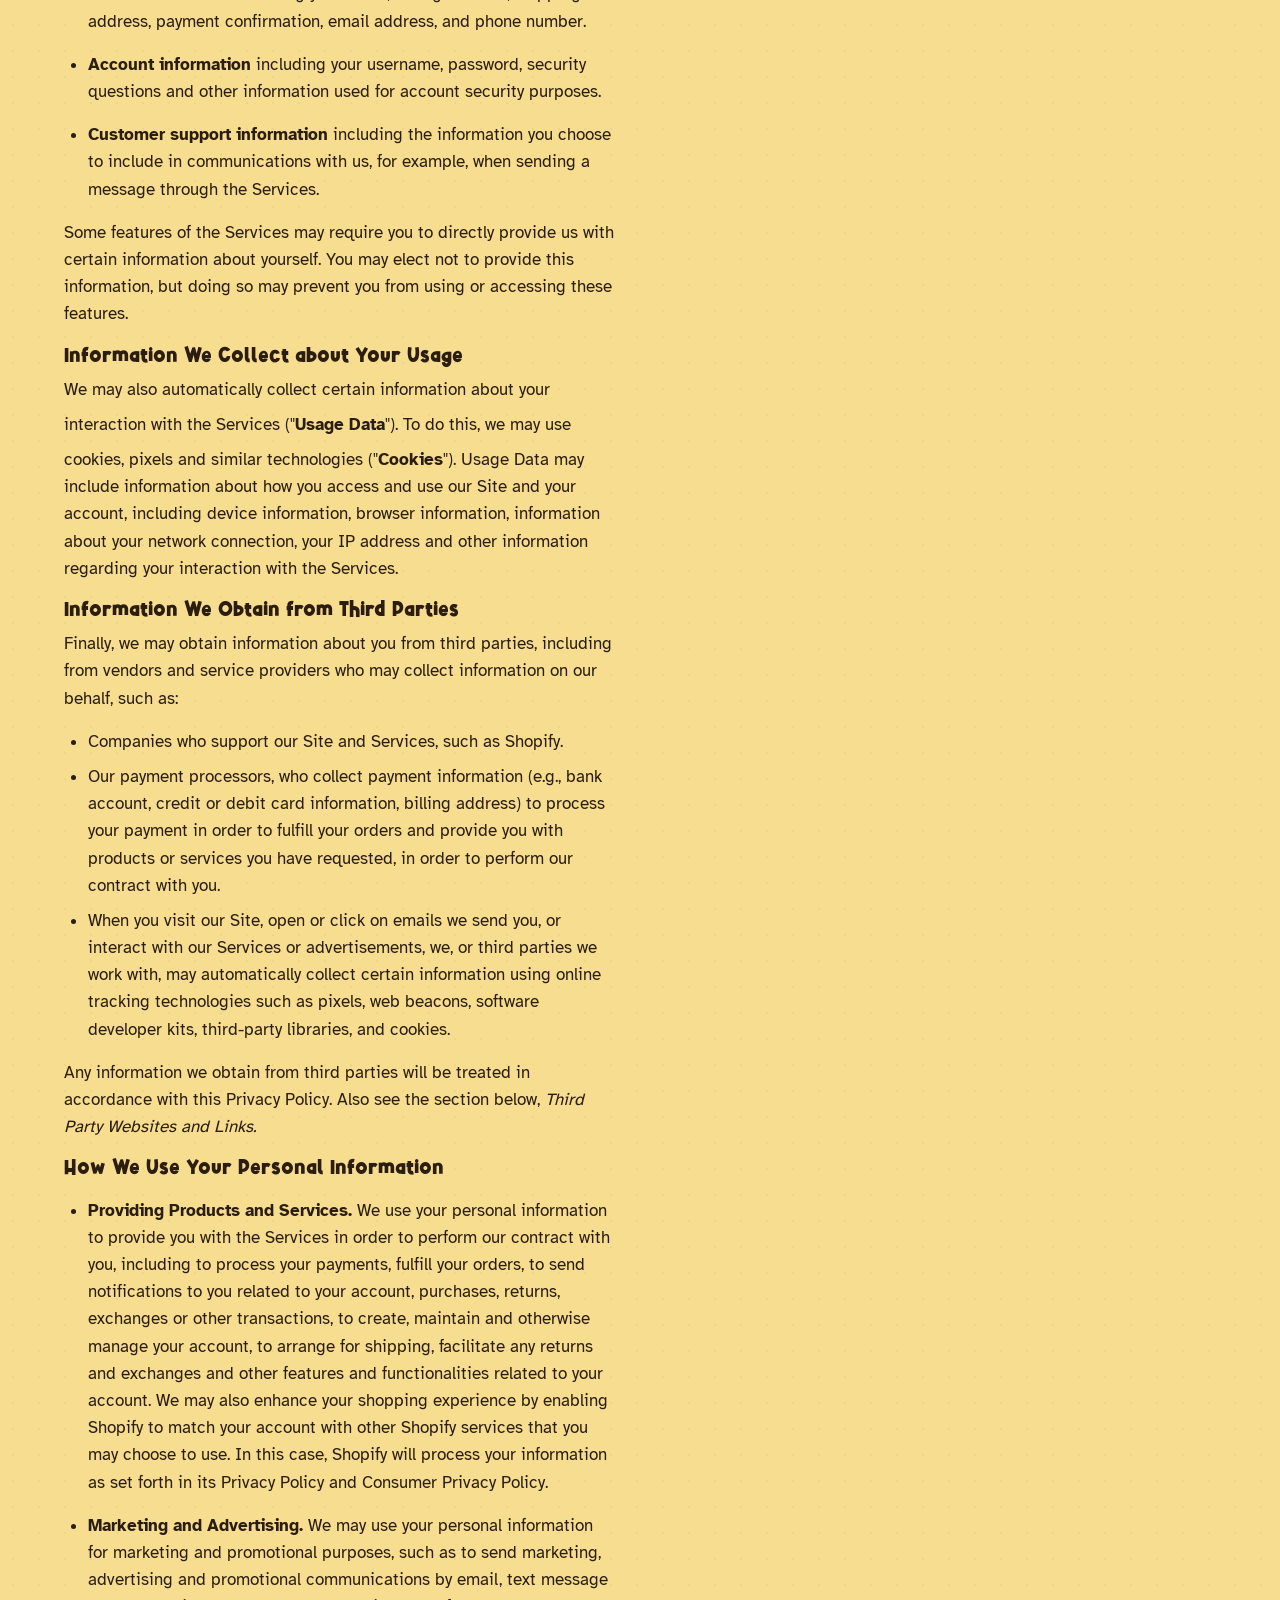
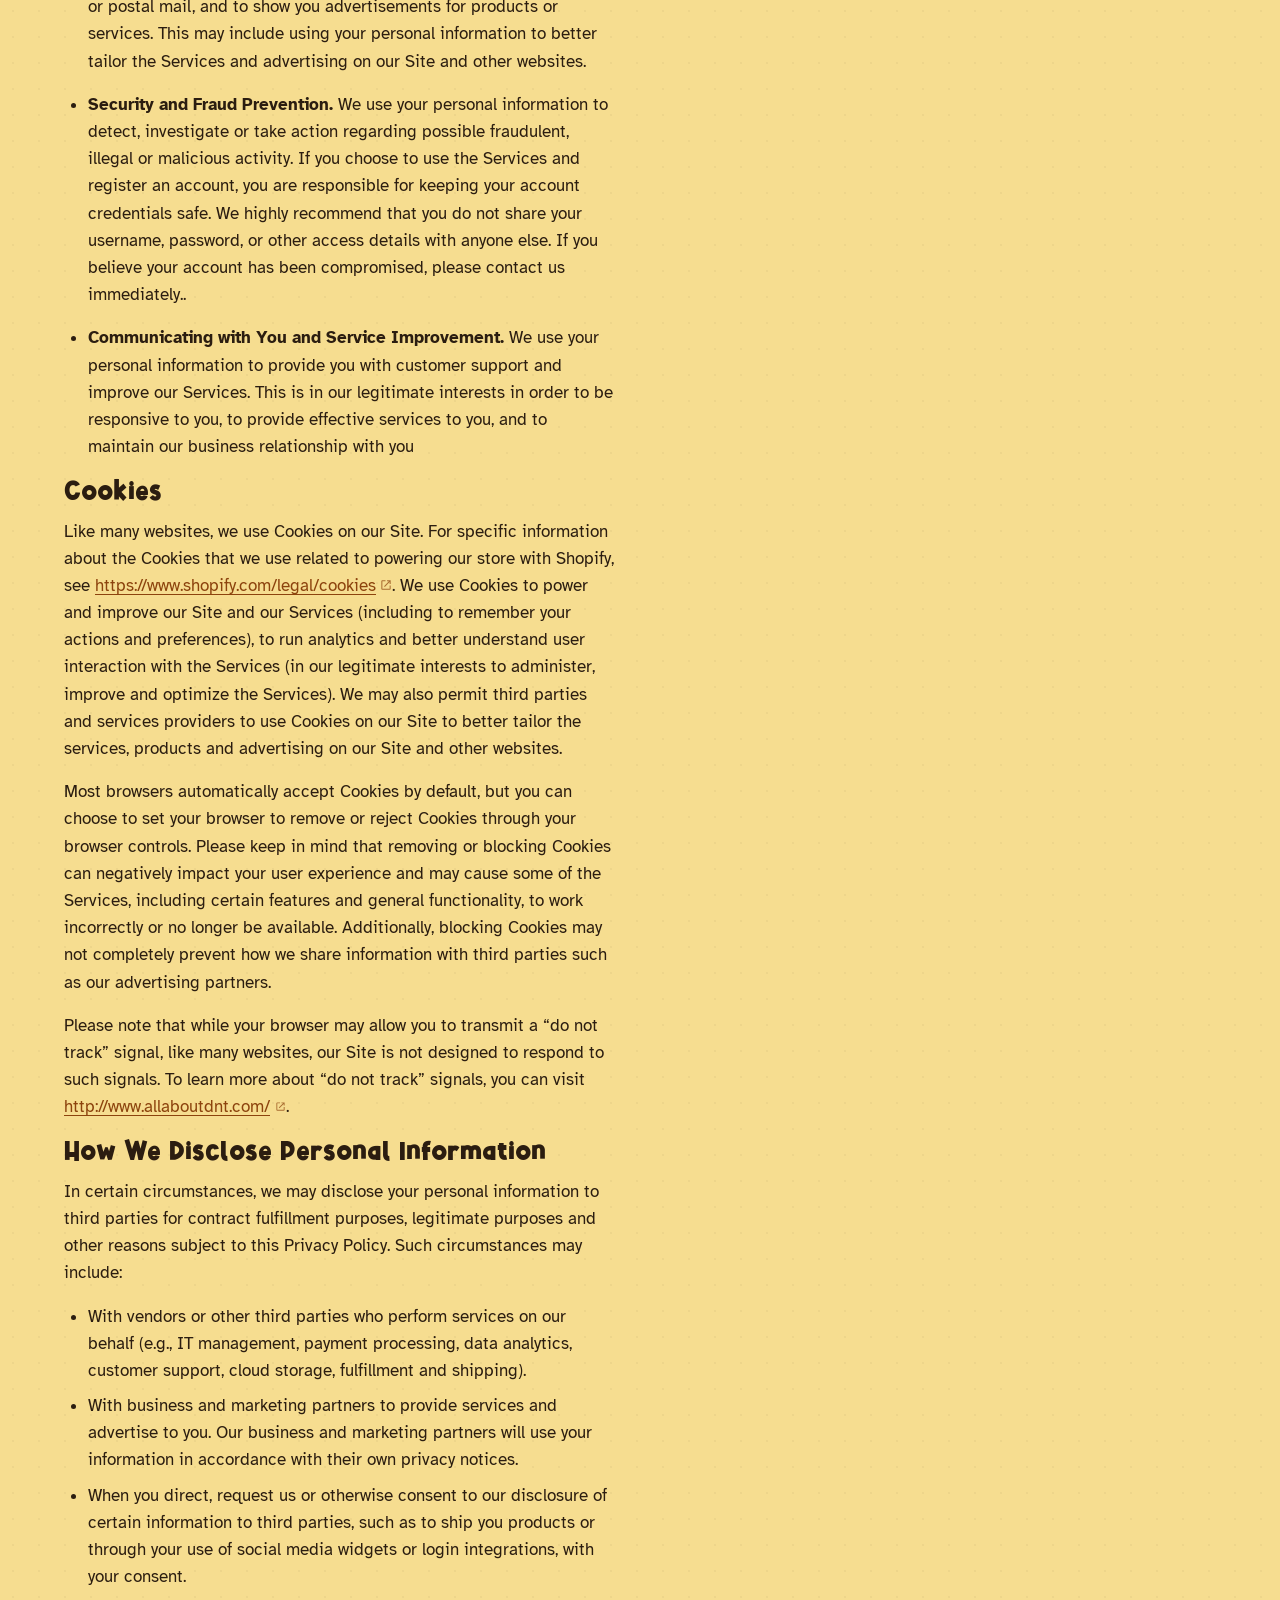
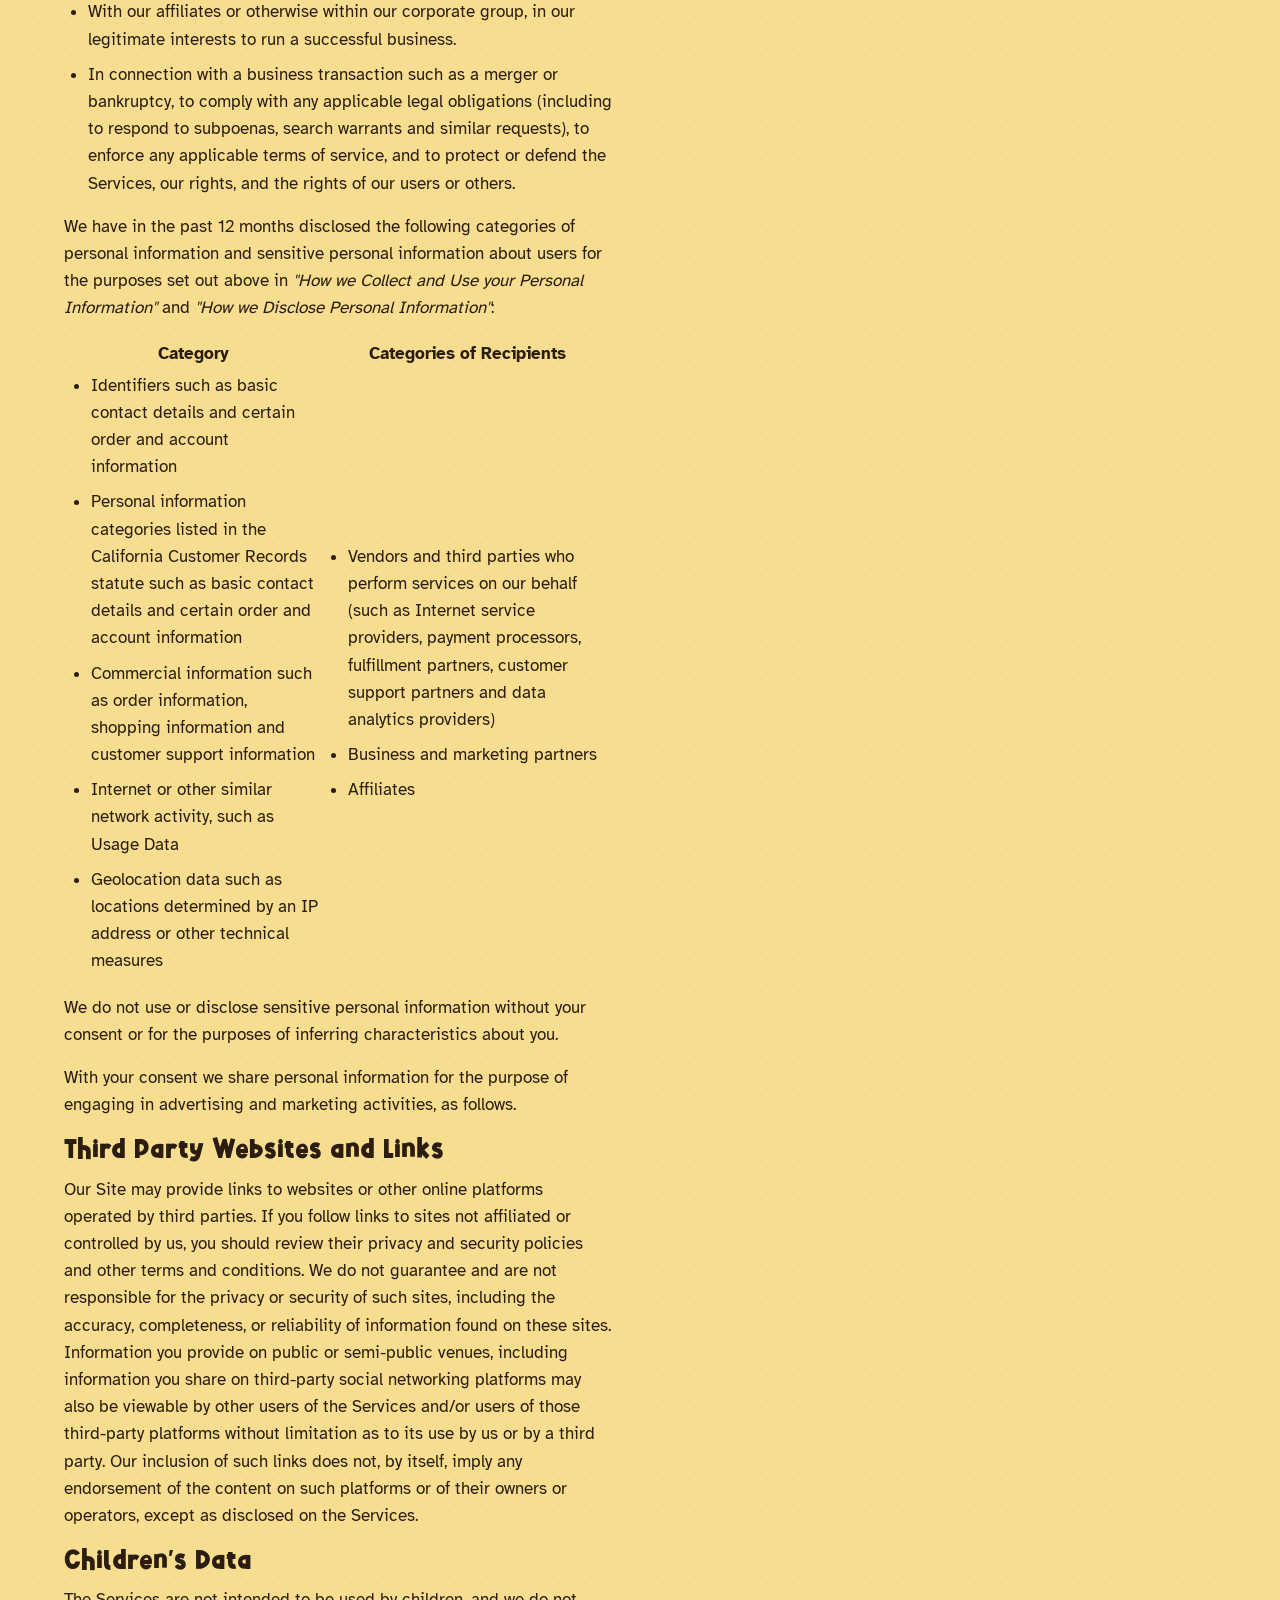
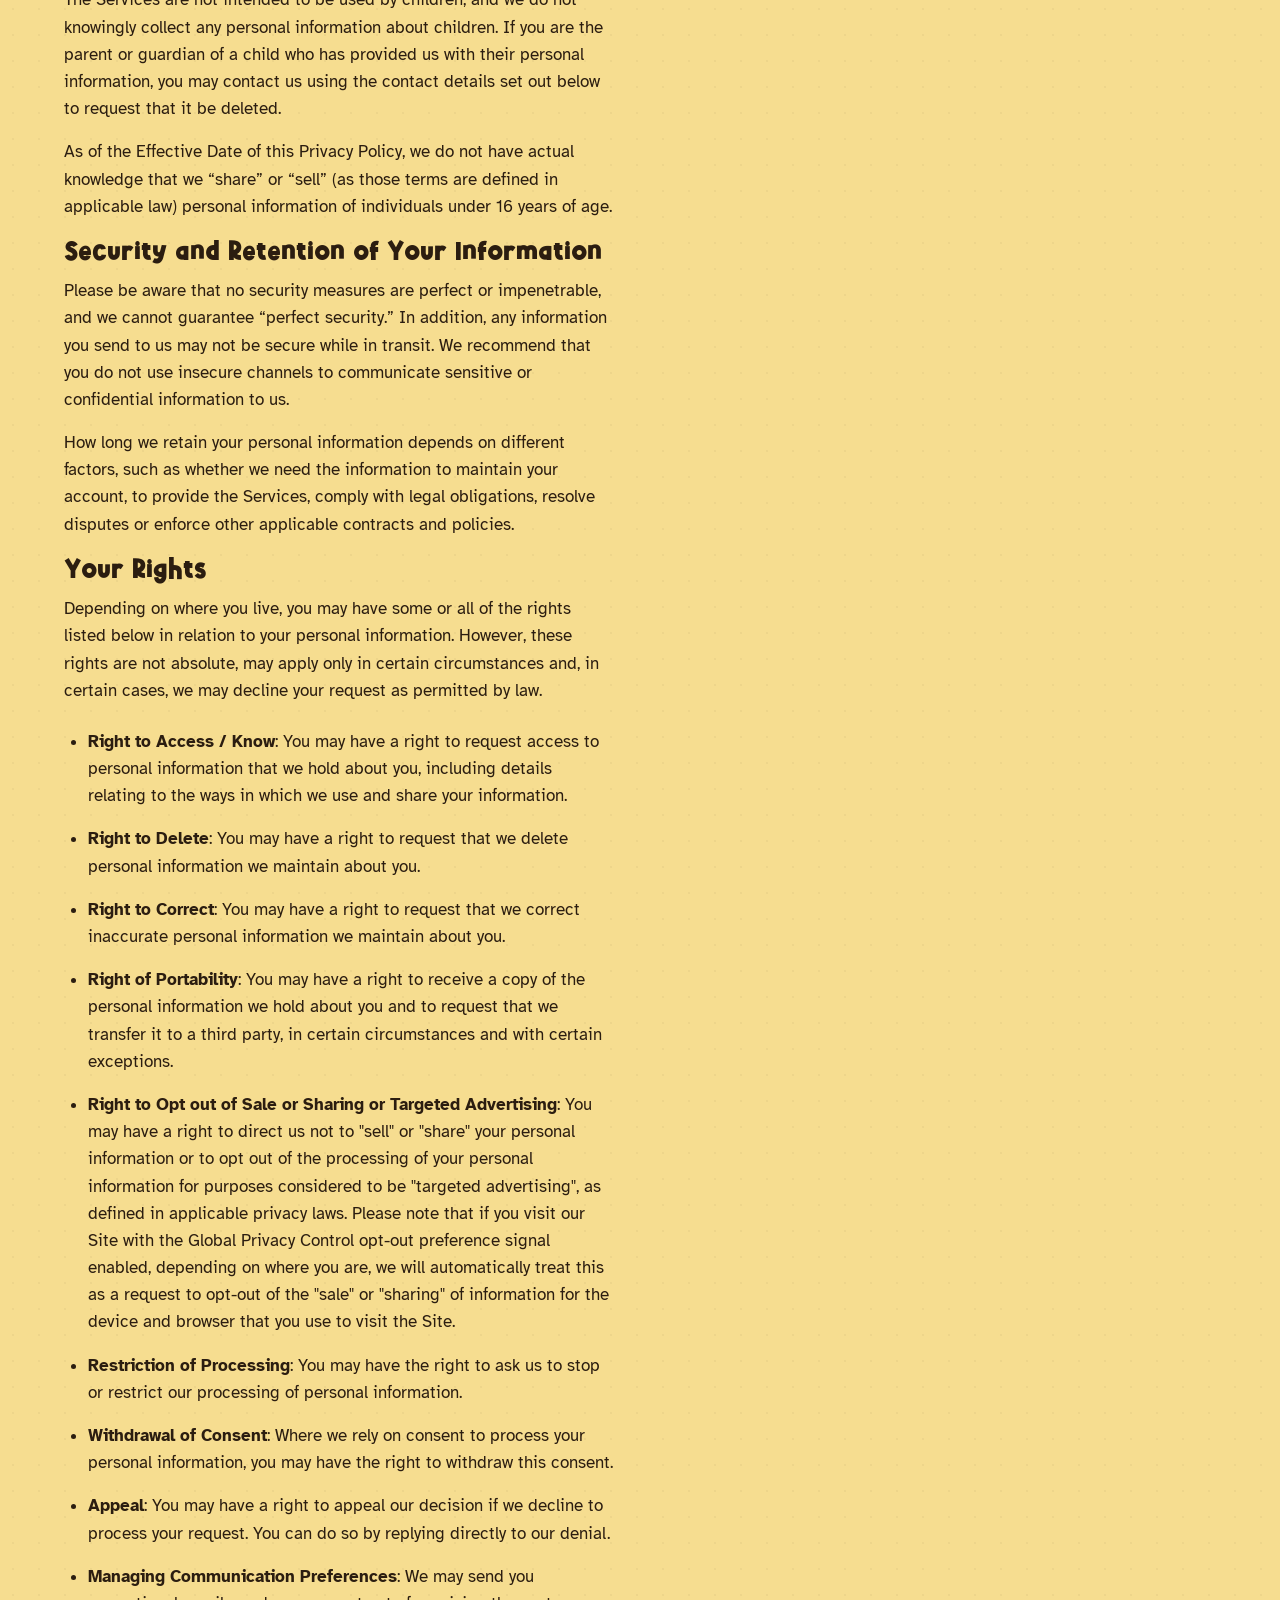
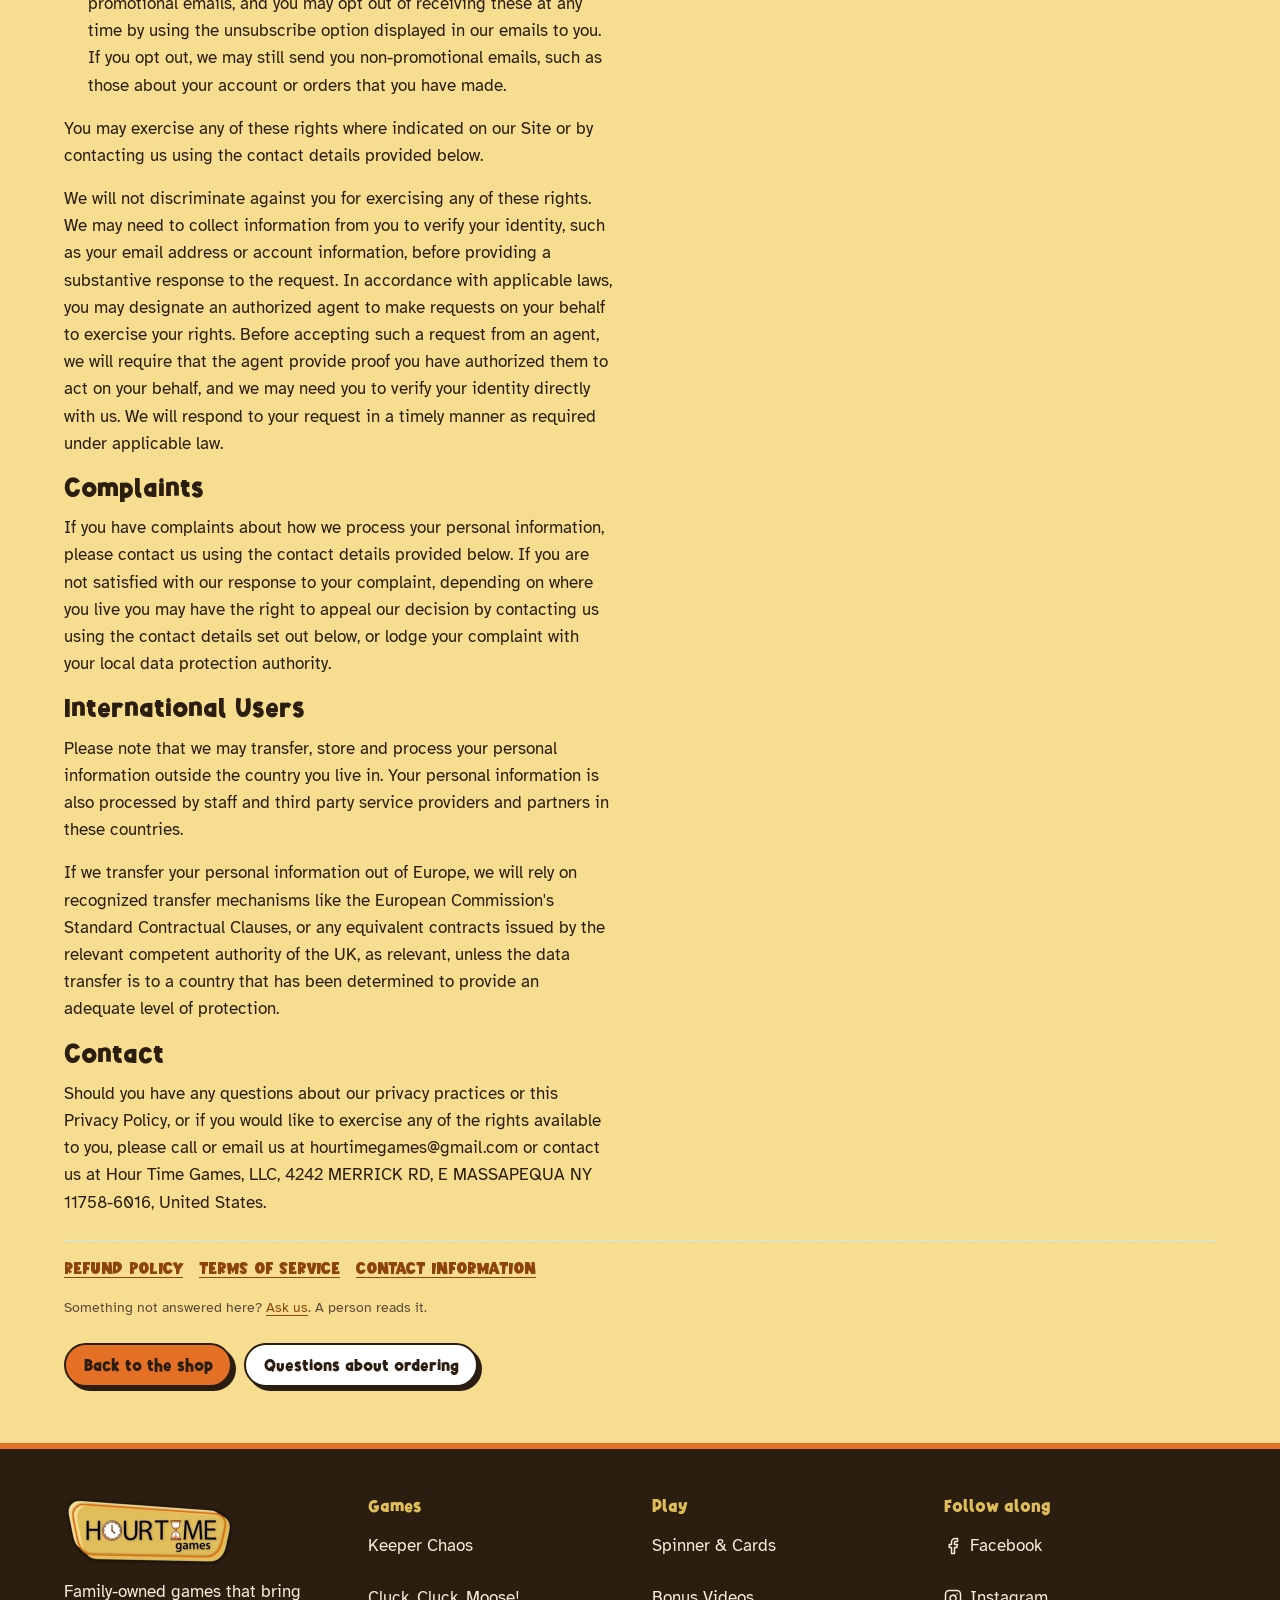
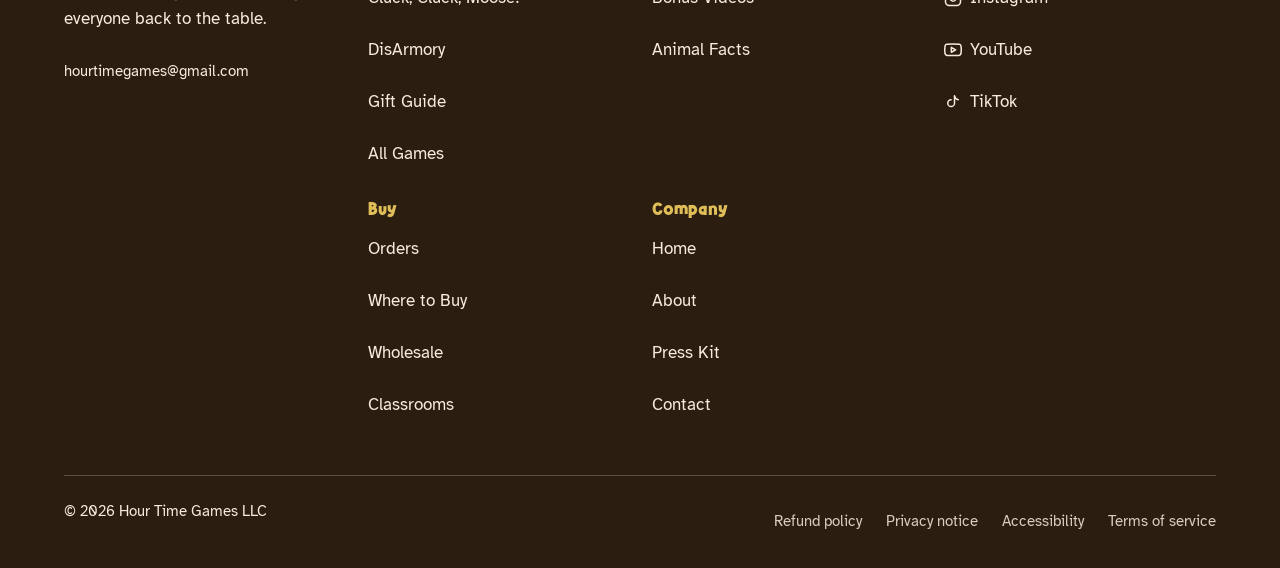
<file: shop/policies/privacy-policy/index.html>
<!DOCTYPE html><html lang="en-US" data-colorway="d"><head><meta charset="utf-8"><script>document.documentElement.classList.add("js");document.addEventListener("DOMContentLoaded",function(){var cards=Array.prototype.slice.call(document.querySelectorAll(".settle"));if(!("IntersectionObserver"in window)||!cards.length){cards.forEach(function(c){c.classList.add("is-in")});return}var io=new IntersectionObserver(function(entries){entries.filter(function(e){return e.isIntersecting}).forEach(function(e,i){e.target.style.transitionDelay=Math.min(i,4)*70+"ms";e.target.classList.add("is-in");io.unobserve(e.target)})},{rootMargin:"0px 0px -80px 0px",threshold:0});cards.forEach(function(c){io.observe(c)});setTimeout(function(){cards.forEach(function(c,i){if(!c.classList.contains("is-in")){c.style.transitionDelay=Math.min(i,6)*60+"ms";c.classList.add("is-in");io.unobserve(c)}})},3e3)});
</script><meta name="viewport" content="width=device-width, initial-scale=1"><title>Privacy policy | Hour Time Games</title><meta name="description" content="The privacy policy for the Hour Time Games shop: what we collect when you place an order, what we never collect, and how to ask us about your details."><meta name="robots" content="index, follow"><link rel="canonical" href="https://store.hourtimegames.com/shop/policies/privacy-policy/"><script type="application/ld+json">{"@context":"https://schema.org","@type":"Organization","name":"Hour Time Games LLC","alternateName":"Hour Time Games","foundingDate":"2023-09-22","url":"https://store.hourtimegames.com/","logo":"https://store.hourtimegames.com/assets/logo-new.webp","sameAs":["https://facebook.com/profile.php?id=61562426546951","https://instagram.com/hourtimegames","https://youtube.com/@hourtimegames/videos","https://tiktok.com/@hourtimegames"]}</script><script type="application/ld+json">{"@context":"https://schema.org","@type":"BreadcrumbList","itemListElement":[{"@type":"ListItem","position":1,"name":"Shop","item":"https://store.hourtimegames.com/shop/"},{"@type":"ListItem","position":2,"name":"Privacy policy"}]}</script><script>window.htgTrack=window.htgTrack||function(){};
</script><link rel="preload" as="font" type="font/woff2" href="/assets/alphakind.woff2" crossorigin><link rel="preload" as="font" type="font/woff2" href="/assets/dinosaur.woff2" crossorigin><style>@font-face{font-family:Alphakind;src:url(/assets/alphakind.woff2)format("woff2");font-weight:400 700;font-display:swap}@font-face{font-family:Dinosaur;src:url(/assets/dinosaur.woff2)format("woff2");font-weight:400 700;font-display:swap}@font-face{font-family:Alphakind;src:url(/assets/glyph-patch.woff2)format("woff2");unicode-range:U+2013-2014,U+AE;ascent-override:96.9%;descent-override:22.2%;line-gap-override:2.8%;font-weight:400 700;font-display:swap}@font-face{font-family:Dinosaur;src:url(/assets/glyph-patch.woff2)format("woff2");unicode-range:U+2013-2014,U+AE;ascent-override:110%;descent-override:30%;line-gap-override:0%;font-weight:400 700;font-display:swap}</style><link rel="icon" type="image/png" href="/assets/favicon-new.png"><link rel="apple-touch-icon" href="/assets/apple-touch-icon-new.png"><link rel="manifest" href="/manifest.webmanifest"><meta name="theme-color" content="#fbedbc"><link rel="stylesheet" href="/colorway-d.css"><meta property="og:title" content="Privacy policy | Hour Time Games"><meta property="og:description" content="The privacy policy for the Hour Time Games shop: what we collect when you place an order, what we never collect, and how to ask us about your details."><meta property="og:image" content="https://store.hourtimegames.com/assets/og-home.jpg"><meta property="og:image:alt" content="Hour Time Games — &quot;Quick games, lasting memories!&quot; with the Keeper Chaos, Cluck, Cluck, Moose! and DisArmory boxes"><meta property="og:type" content="website"><meta property="og:site_name" content="Hour Time Games"><meta property="og:locale" content="en_US"><meta property="og:url" content="https://store.hourtimegames.com/shop/policies/privacy-policy/"><meta name="twitter:card" content="summary_large_image"><link rel="stylesheet" href="/_astro/BaseLayout.DQX25uO4.css"><style>.policy[data-astro-cid-5iee43qg]{padding-block:var(--space-strip)}.policy-crumb[data-astro-cid-5iee43qg]{font-family:var(--font-kicker);letter-spacing:.06em;text-transform:uppercase;color:var(--ink-soft);align-items:center;gap:var(--space-2);margin-bottom:var(--space-6);font-size:.9rem;display:flex}.policy-crumb[data-astro-cid-5iee43qg] a[data-astro-cid-5iee43qg]{color:var(--rust)}.policy-body[data-astro-cid-5iee43qg]{max-width:var(--measure);margin-top:var(--space-6)}.policy-body[data-astro-cid-5iee43qg] p{margin:0 0 var(--space-4)}.policy-body[data-astro-cid-5iee43qg] strong{font-weight:700}.policy-body[data-astro-cid-5iee43qg] a{color:var(--rust)}.policy-body[data-astro-cid-5iee43qg] strong{margin-top:var(--space-2);display:inline-block}.policy-body[data-astro-cid-5iee43qg] ul,.policy-body[data-astro-cid-5iee43qg] ol{margin:0 0 var(--space-4);padding-left:var(--space-6)}.policy-body[data-astro-cid-5iee43qg] li{margin-bottom:var(--space-2)}.policy-more[data-astro-cid-5iee43qg]{gap:var(--space-2) var(--space-4);margin-top:var(--space-6);padding-top:var(--space-4);border-top:1px solid var(--paper-dark);font-family:var(--font-kicker);flex-wrap:wrap;font-size:.9rem;display:flex}.policy-more[data-astro-cid-5iee43qg] a[data-astro-cid-5iee43qg]{color:var(--rust)}.policy-ask[data-astro-cid-5iee43qg]{max-width:var(--measure);margin-top:var(--space-4);color:var(--ink-soft);font-size:.9rem}.policy-nav[data-astro-cid-5iee43qg]{gap:var(--space-3);margin-top:var(--space-6);flex-wrap:wrap;display:flex}</style><link rel="stylesheet" href="/_astro/Cart.xndlLeaG.css"></head><body><a class="skip-link" href="#main-content">Skip to main content</a><header class="site-header" data-astro-cid-nen7h5rs><div class="wrap header-row" data-astro-cid-nen7h5rs><a class="brand" href="/shop/" data-astro-cid-nen7h5rs><img src="/assets/logo-new.webp" alt="Hour Time Games, home" width="140" height="57" data-astro-cid-nen7h5rs></a><a class="btn btn-sm mobile-buy cart-link" href="/shop/#cart" data-cart-link aria-label="Cart" data-astro-cid-nen7h5rs>Cart<span class="cart-link__count" data-cart-count hidden data-astro-cid-nen7h5rs></span></a><button class="nav-toggle" type="button" aria-expanded="false" aria-controls="site-nav" data-astro-cid-nen7h5rs><span class="nav-toggle-bars" aria-hidden="true" data-astro-cid-nen7h5rs></span><span class="nav-toggle-label" data-astro-cid-nen7h5rs>Menu</span></button><div class="nav-scrim" aria-hidden="true" data-astro-cid-nen7h5rs></div><nav id="site-nav" class="site-nav" aria-label="Main" data-astro-cid-nen7h5rs><ul data-astro-cid-nen7h5rs><li data-astro-cid-nen7h5rs><a href="/shop/" data-astro-cid-nen7h5rs>Shop</a></li><li class="has-sub" data-astro-cid-nen7h5rs><button class="sub-toggle" type="button" aria-expanded="false" aria-controls="store-products-sub" data-astro-cid-nen7h5rs>Games<svg class="icon sub-caret" width="12" height="12" viewBox="0 0 24 24" fill="none" stroke="currentColor" stroke-linecap="round" stroke-linejoin="round" aria-hidden="true" data-astro-cid-nen7h5rs><path d="m6 9 6 6 6-6" data-astro-cid-nen7h5rs></path></svg></button><ul id="store-products-sub" class="sub-menu" data-astro-cid-nen7h5rs><li data-astro-cid-nen7h5rs><a href="/shop/keeper-chaos/" data-astro-cid-nen7h5rs>Keeper Chaos</a></li><li data-astro-cid-nen7h5rs><a href="/shop/cluck-cluck-moose/" data-astro-cid-nen7h5rs>Cluck, Cluck, Moose!</a></li><li data-astro-cid-nen7h5rs><a href="/shop/disarmory/" data-astro-cid-nen7h5rs>DisArmory</a></li></ul></li><li class="has-sub" data-astro-cid-nen7h5rs><button class="sub-toggle" type="button" aria-expanded="false" aria-controls="store-explore-sub" data-astro-cid-nen7h5rs>Hour Time Games<svg class="icon sub-caret" width="12" height="12" viewBox="0 0 24 24" fill="none" stroke="currentColor" stroke-linecap="round" stroke-linejoin="round" aria-hidden="true" data-astro-cid-nen7h5rs><path d="m6 9 6 6 6-6" data-astro-cid-nen7h5rs></path></svg></button><ul id="store-explore-sub" class="sub-menu" data-astro-cid-nen7h5rs><li data-astro-cid-nen7h5rs><a href="https://www.hourtimegames.com/" rel="external noopener" data-astro-cid-nen7h5rs>Home</a></li><li data-astro-cid-nen7h5rs><a href="https://www.hourtimegames.com/games/" rel="external noopener" data-astro-cid-nen7h5rs>All Games</a></li><li data-astro-cid-nen7h5rs><a href="https://www.hourtimegames.com/where-to-buy/" rel="external noopener" data-astro-cid-nen7h5rs>Where to Buy</a></li><li data-astro-cid-nen7h5rs><a href="https://www.hourtimegames.com/play/" rel="external noopener" data-astro-cid-nen7h5rs>Play Spinner &amp; Cards</a></li><li data-astro-cid-nen7h5rs><a href="https://www.hourtimegames.com/bonus/" rel="external noopener" data-astro-cid-nen7h5rs>Bonus Videos</a></li><li data-astro-cid-nen7h5rs><a href="https://www.hourtimegames.com/animal-facts/" rel="external noopener" data-astro-cid-nen7h5rs>Animal Facts</a></li><li data-astro-cid-nen7h5rs><a href="https://www.hourtimegames.com/wholesale/" rel="external noopener" data-astro-cid-nen7h5rs>Wholesale</a></li></ul></li><script type="module" src="/_astro/CartBadge.astro_astro_type_script_index_0_lang.Cj0iWwWM.js"></script><style>{`
            .cart-link__count::before { content: ' ('; }
            .cart-link__count::after  { content: ')'; }
          `}</style><li class="nav-cta" data-astro-cid-nen7h5rs><a class="btn btn-sm cart-link" href="/shop/#cart" data-cart-link aria-label="Cart" data-astro-cid-nen7h5rs>Cart<span class="cart-link__count" data-cart-count hidden data-astro-cid-nen7h5rs></span></a></li></ul></nav></div></header><script type="module">var e=document.querySelector(`.nav-toggle`),t=document.getElementById(`site-nav`),n=e?.querySelector(`.nav-toggle-label`),r=()=>e?.getAttribute(`aria-expanded`)===`true`,i=document.querySelector(`.nav-scrim`);function a(r2){e?.setAttribute(`aria-expanded`,String(r2)),t?.classList.toggle(`is-open`,r2),e?.classList.toggle(`is-open`,r2),i?.classList.toggle(`is-open`,r2),document.body.classList.toggle(`menu-open`,r2),n&&(n.textContent=r2?`Close`:`Menu`),l(r2),o(r2)}function o(e2){if(!t)return;if(!e2){t.style.maxHeight=``;return}let n2=document.querySelector(`.site-header`),r2=n2?n2.getBoundingClientRect().bottom:0;t.style.maxHeight=`${Math.max(160,window.innerHeight-r2)}px`}window.addEventListener(`resize`,()=>{r()&&o(true)});var s=()=>[...document.body.children].filter(e2=>e2!==t&&!e2.contains(t)&&!e2.classList.contains(`nav-scrim`)),c=`inert`in HTMLElement.prototype;function l(e2){if(c)for(let t2 of s())t2.inert=e2}var u=`a[href], button:not([disabled]), input:not([disabled]), summary, [tabindex]:not([tabindex="-1"])`;document.addEventListener(`keydown`,n2=>{if(n2.key!==`Tab`||!r()||c)return;let i2=[e,...[...t.querySelectorAll(u)].filter(e2=>e2.offsetParent!==null)];if(!i2.length)return;let a2=i2[0],o2=i2[i2.length-1];n2.shiftKey&&document.activeElement===a2?(n2.preventDefault(),o2.focus()):!n2.shiftKey&&document.activeElement===o2&&(n2.preventDefault(),a2.focus())}),e?.addEventListener(`click`,()=>a(!r())),document.addEventListener(`keydown`,t2=>{t2.key===`Escape`&&r()&&(a(false),e?.focus())}),document.addEventListener(`click`,n2=>{if(!r())return;let i2=n2.target;!t?.contains(i2)&&!e?.contains(i2)&&a(false)}),t?.addEventListener(`click`,e2=>{e2.target.closest(`a`)&&a(false)});var d=[...document.querySelectorAll(`.sub-toggle`)].map(e2=>({btn:e2,menu:document.getElementById(e2.getAttribute(`aria-controls`))})),f=e2=>e2.btn.getAttribute(`aria-expanded`)===`true`;function p(e2,t2){e2.btn.setAttribute(`aria-expanded`,String(t2)),e2.menu.classList.toggle(`is-open`,t2)}d.forEach(e2=>{e2.btn.addEventListener(`click`,()=>{let t2=!f(e2);d.forEach(n2=>p(n2,n2===e2&&t2))})}),document.addEventListener(`keydown`,e2=>{if(e2.key!==`Escape`||r())return;let t2=d.find(f);t2&&(p(t2,false),t2.btn.focus())}),document.addEventListener(`click`,e2=>{let t2=e2.target;d.forEach(e3=>{f(e3)&&!e3.menu.contains(t2)&&!e3.btn.contains(t2)&&p(e3,false)})});
</script><main id="main-content"><div class="wrap policy" data-astro-cid-5iee43qg><nav class="policy-crumb" aria-label="Breadcrumb" data-astro-cid-5iee43qg><a href="/shop/" data-astro-cid-5iee43qg>Shop</a><span aria-hidden="true" data-astro-cid-5iee43qg>&rsaquo;</span><span aria-current="page" data-astro-cid-5iee43qg>Privacy policy</span></nav><h1 class="section-title" data-astro-cid-5iee43qg>Privacy policy</h1><div class="policy-body" data-astro-cid-5iee43qg><p>Last updated: July 8, 2026</p>

<p>This Privacy Policy describes how Hour Time Games (the "Site", "we", "us", or "our") collects, uses, and discloses your personal information when you visit, use our services, or make a purchase from hourtimegames.net (the "Site") or otherwise communicate with us regarding the Site (collectively, the "Services"). For purposes of this Privacy Policy, "you" and "your" means you as the user of the Services, whether you are a customer, website visitor, or another individual whose information we have collected pursuant to this Privacy Policy.</p>

<p>Please read this Privacy Policy carefully. By using and accessing any of the Services, you agree to the collection, use, and disclosure of your information as described in this Privacy Policy. If you do not agree to this Privacy Policy, please do not use or access any of the Services.</p>

<h2>Changes to This Privacy Policy</h2>
<p>We may update this Privacy Policy from time to time, including to reflect changes to our practices or for other operational, legal, or regulatory reasons. We will post the revised Privacy Policy on the Site, update the "Last updated" date and take any other steps required by applicable law.</p>

<h2>How We Collect and Use Your Personal Information</h2>
<p>To provide the Services, we collect and have collected over the past 12 months personal information about you from a variety of sources, as set out below. The information that we collect and use varies depending on how you interact with us.</p>

<p>In addition to the specific uses set out below, we may use information we collect about you to communicate with you, provide or improve or improve the Services, comply with any applicable legal obligations, enforce any applicable terms of service, and to protect or defend the Services, our rights, and the rights of our users or others.</p>

<h3>What Personal Information We Collect</h3>
<p>The types of personal information we obtain about you depends on how you interact with our Site and use our Services. When we use the term "personal information", we are referring to information that identifies, relates to, describes or can be associated with you. The following sections describe the categories and specific types of personal information we collect.</p>

<h3>Information We Collect Directly from You</h3>
<p>Information that you directly submit to us through our Services may include:</p>
<ul>
    <li>
<strong>Contact details</strong> including your name, address, phone number, and email.</li>
    <li>
<strong>Order information</strong> including your name, billing address, shipping address, payment confirmation, email address, and phone number.</li>
    <li>
<strong>Account information</strong> including your username, password, security questions and other information used for account security purposes.</li>
    
    <li>
<strong>Customer support information</strong> including the information you choose to include in communications with us, for example, when sending a message through the Services.</li>
</ul>

<p>Some features of the Services may require you to directly provide us with certain information about yourself. You may elect not to provide this information, but doing so may prevent you from using or accessing these features.</p>

<h3>Information We Collect about Your Usage</h3>
<p>We may also automatically collect certain information about your interaction with the Services ("<strong>Usage Data</strong>"). To do this, we may use cookies, pixels and similar technologies ("<strong>Cookies</strong>"). Usage Data may include information about how you access and use our Site and your account, including device information, browser information, information about your network connection, your IP address and other information regarding your interaction with the Services.</p>

<h3>Information We Obtain from Third Parties</h3>
<p>Finally, we may obtain information about you from third parties, including from vendors and service providers who may collect information on our behalf, such as:</p>
<ul>
    <li>Companies who support our Site and Services, such as Shopify.</li>
    <li>Our payment processors, who collect payment information (e.g., bank account, credit or debit card information, billing address) to process your payment in order to fulfill your orders and provide you with products or services you have requested, in order to perform our contract with you.</li>
    <li>When you visit our Site, open or click on emails we send you, or interact with our Services or advertisements, we, or third parties we work with, may automatically collect certain information using online tracking technologies such as pixels, web beacons, software developer kits, third-party libraries, and cookies.</li>
</ul>
<p>Any information we obtain from third parties will be treated in accordance with this Privacy Policy. Also see the section below, <i>Third Party Websites and Links.</i></p>

<h3>How We Use Your Personal Information</h3>
<ul>
    <li>
<strong>Providing Products and Services.</strong> We use your personal information to provide you with the Services in order to perform our contract with you, including to process your payments, fulfill your orders, to send notifications to you related to your account, purchases, returns, exchanges or other transactions, to create, maintain and otherwise manage your account, to arrange for shipping, facilitate any returns and exchanges and other features and functionalities related to your account. We may also enhance your shopping experience by enabling Shopify to match your account with other Shopify services that you may choose to use. In this case, Shopify will process your information as set forth in its Privacy Policy and Consumer Privacy Policy.</li>
    <li>
<strong>Marketing and Advertising.</strong> We may use your personal information for marketing and promotional purposes, such as to send marketing, advertising and promotional communications by email, text message or postal mail, and to show you advertisements for products or services. This may include using your personal information to better tailor the Services and advertising on our Site and other websites.</li>
    <li>
<strong>Security and Fraud Prevention.</strong> We use your personal information to detect, investigate or take action regarding possible fraudulent, illegal or malicious activity. If you choose to use the Services and register an account, you are responsible for keeping your account credentials safe. We highly recommend that you do not share your username, password, or other access details with anyone else. If you believe your account has been compromised, please contact us immediately..</li>
    <li>
<strong>Communicating with You and Service Improvement.</strong> We use your personal information to provide you with customer support and improve our Services. This is in our legitimate interests in order to be responsive to you, to provide effective services to you, and to maintain our business relationship with you</li>
</ul>

<h2>Cookies</h2>
<p>Like many websites, we use Cookies on our Site. For specific information about the Cookies that we use related to powering our store with Shopify, see <a href="https://www.shopify.com/legal/cookies" target="_blank">https://www.shopify.com/legal/cookies</a>. We use Cookies to power and improve our Site and our Services (including to remember your actions and preferences), to run analytics and better understand user interaction with the Services (in our legitimate interests to administer, improve and optimize the Services). We may also permit third parties and services providers to use Cookies on our Site to better tailor the services, products and advertising on our Site and other websites.</p>

<p>Most browsers automatically accept Cookies by default, but you can choose to set your browser to remove or reject Cookies through your browser controls. Please keep in mind that removing or blocking Cookies can negatively impact your user experience and may cause some of the Services, including certain features and general functionality, to work incorrectly or no longer be available. Additionally, blocking Cookies may not completely prevent how we share information with third parties such as our advertising partners.</p>


<p>Please note that while your browser may allow you to transmit a “do not track” signal, like many websites, our Site is not designed to respond to such signals. To learn more about “do not track” signals, you can visit <a href="http://www.allaboutdnt.com" target="_blank">http://www.allaboutdnt.com/</a>.</p>


<h2>How We Disclose Personal Information</h2>
<p>In certain circumstances, we may disclose your personal information to third parties for contract fulfillment purposes, legitimate purposes and other reasons subject to this Privacy Policy. Such circumstances may include:</p>
<ul>
    <li>With vendors or other third parties who perform services on our behalf (e.g., IT management, payment processing, data analytics, customer support, cloud storage, fulfillment and shipping).</li>
    <li>With business and marketing partners to provide services and advertise to you. Our business and marketing partners will use your information in accordance with their own privacy notices.</li>
    <li>When you direct, request us or otherwise consent to our disclosure of certain information to third parties, such as to ship you products or through your use of social media widgets or login integrations, with your consent.</li>
    <li>With our affiliates or otherwise within our corporate group, in our legitimate interests to run a successful business.</li>
    <li>In connection with a business transaction such as a merger or bankruptcy, to comply with any applicable legal obligations (including to respond to subpoenas, search warrants and similar requests), to enforce any applicable terms of service, and to protect or defend the Services, our rights, and the rights of our users or others.</li>
</ul>

<p>We have in the past 12 months disclosed the following categories of personal information and sensitive personal information about users for the purposes set out above in <i>"How we Collect and Use your Personal Information"</i> and <i>"How we Disclose Personal Information"</i>:</p>
<table>
<tr>
    <th>Category</th>
    <th>Categories of Recipients</th>
</tr>
<tr>
    <td>
        <ul>
            <li>Identifiers such as basic contact details and certain order and account information</li>
            <li>Personal information categories listed in the California Customer Records statute such as basic contact details and certain order and account information</li>
            <li>Commercial information such as order information, shopping information and customer support information</li>
            <li>Internet or other similar network activity, such as Usage Data</li>
            <li>Geolocation data such as locations determined by an IP address or other technical measures</li>
        </ul>
    </td>
    <td>
        <ul>
            <li>Vendors and third parties who perform services on our behalf (such as Internet service providers, payment processors, fulfillment partners, customer support partners and data analytics providers)</li>
            <li>Business and marketing partners</li>
            <li>Affiliates</li>
        </ul>
    </td>
</tr>
</table>
<p>We do not use or disclose sensitive personal information without your consent or for the purposes of inferring characteristics about you.</p>
<p>With your consent we share personal information for the purpose of engaging in advertising and marketing activities, as follows.</p>



<h2>Third Party Websites and Links</h2>
<p>Our Site may provide links to websites or other online platforms operated by third parties. If you follow links to sites not affiliated or controlled by us, you should review their privacy and security policies and other terms and conditions. We do not guarantee and are not responsible for the privacy or security of such sites, including the accuracy, completeness, or reliability of information found on these sites. Information you provide on public or semi-public venues, including information you share on third-party social networking platforms may also be viewable by other users of the Services and/or users of those third-party platforms without limitation as to its use by us or by a third party. Our inclusion of such links does not, by itself, imply any endorsement of the content on such platforms or of their owners or operators, except as disclosed on the Services.</p>

<h2>Children's Data</h2>
<p>The Services are not intended to be used by children, and we do not knowingly collect any personal information about children. If you are the parent or guardian of a child who has provided us with their personal information, you may contact us using the contact details set out below to request that it be deleted.</p>

<p>As of the Effective Date of this Privacy Policy, we do not have actual knowledge that we “share” or “sell” (as those terms are defined in applicable law) personal information of individuals under 16 years of age.</p>

<h2>Security and Retention of Your Information</h2>
<p>Please be aware that no security measures are perfect or impenetrable, and we cannot guarantee “perfect security.” In addition, any information you send to us may not be secure while in transit. We recommend that you do not use insecure channels to communicate sensitive or confidential information to us.</p>

<p>How long we retain your personal information depends on different factors, such as whether we need the information to maintain your account, to provide the Services, comply with legal obligations, resolve disputes or enforce other applicable contracts and policies.</p>

<h2>Your Rights</h2>
<p>Depending on where you live, you may have some or all of the rights listed below in relation to your personal information. However, these rights are not absolute, may apply only in certain circumstances and, in certain cases, we may decline your request as permitted by law.</p>
<ul>
    <li>
<strong>Right to Access / Know</strong>: You may have a right to request access to personal information that we hold about you, including details relating to the ways in which we use and share your information.</li>
    <li>
<strong>Right to Delete</strong>: You may have a right to request that we delete personal information we maintain about you.</li>
    <li>
<strong>Right to Correct</strong>: You may have a right to request that we correct inaccurate personal information we maintain about you.</li>
    <li>
<strong>Right of Portability</strong>: You may have a right to receive a copy of the personal information we hold about you and to request that we transfer it to a third party, in certain circumstances and with certain exceptions.</li>
    <li>
<strong>Right to Opt out of Sale or Sharing or Targeted Advertising</strong>: You may have a right to direct us not to "sell" or "share" your personal information or to opt out of the processing of your personal information for purposes considered to be "targeted advertising", as defined in applicable privacy laws. Please note that if you visit our Site with the Global Privacy Control opt-out preference signal enabled, depending on where you are, we will automatically treat this as a request to opt-out of the "sale" or "sharing" of information for the device and browser that you use to visit the Site.</li>
    <li>
<strong>Restriction of Processing</strong>: You may have the right to ask us to stop or restrict our processing of personal information.</li>
    <li>
<strong>Withdrawal of Consent</strong>: Where we rely on consent to process your personal information, you may have the right to withdraw this consent.</li>
    <li>
<strong>Appeal</strong>: You may have a right to appeal our decision if we decline to process your request. You can do so by replying directly to our denial.</li>
    <li>
<strong>Managing Communication Preferences</strong>: We may send you promotional emails, and you may opt out of receiving these at any time by using the unsubscribe option displayed in our emails to you. If you opt out, we may still send you non-promotional emails, such as those about your account or orders that you have made.</li>
</ul>
<p>You may exercise any of these rights where indicated on our Site or by contacting us using the contact details provided below.</p>

<p>We will not discriminate against you for exercising any of these rights. We may need to collect information from you to verify your identity, such as your email address or account information, before providing a substantive response to the request. In accordance with applicable laws, you may designate an authorized agent to make requests on your behalf to exercise your rights. Before accepting such a request from an agent, we will require that the agent provide proof you have authorized them to act on your behalf, and we may need you to verify your identity directly with us. We will respond to your request in a timely manner as required under applicable law.</p>


<h2>Complaints</h2>
<p>If you have complaints about how we process your personal information, please contact us using the contact details provided below. If you are not satisfied with our response to your complaint, depending on where you live you may have the right to appeal our decision by contacting us using the contact details set out below, or lodge your complaint with your local data protection authority.</p>

<h2>International Users</h2>
<p>Please note that we may transfer, store and process your personal information outside the country you live in. Your personal information is also processed by staff and third party service providers and partners in these countries.</p>
<p>If we transfer your personal information out of Europe, we will rely on recognized transfer mechanisms like the European Commission's Standard Contractual Clauses, or any equivalent contracts issued by the relevant competent authority of the UK, as relevant, unless the data transfer is to a country that has been determined to provide an adequate level of protection.</p>

<h2>Contact</h2>
<p>Should you have any questions about our privacy practices or this Privacy Policy, or if you would like to exercise any of the rights available to you, please call or email us at hourtimegames@gmail.com or contact us at Hour Time Games, LLC, 4242 MERRICK RD, E MASSAPEQUA NY 11758-6016, United States.</p>


<span></span></div><nav class="policy-more" aria-label="Other policies" data-astro-cid-5iee43qg><a href="/shop/policies/refund-policy/" data-astro-cid-5iee43qg>Refund policy</a><a href="/shop/policies/terms-of-service/" data-astro-cid-5iee43qg>Terms of service</a><a href="/shop/policies/contact-information/" data-astro-cid-5iee43qg>Contact information</a></nav><p class="policy-ask" data-astro-cid-5iee43qg>Something not answered here? <a href="https://www.hourtimegames.com/contact/" data-astro-cid-5iee43qg>Ask us</a>. A person reads it.</p><nav class="policy-nav" data-astro-cid-5iee43qg><a class="btn btn-sm btn-primary" href="/shop/" data-astro-cid-5iee43qg>Back to the shop</a><a class="btn btn-sm" href="/shop/faq/" data-astro-cid-5iee43qg>Questions about ordering</a></nav><script type="application/json" data-cart-pairings>{"41503652282503":{"handle":"cluck-cluck-moose","title":"Cluck, Cluck, Moose!","image":"/assets/cluck-box-480.webp","alt":"Cluck, Cluck, Moose! card game box with a cartoon chicken and moose","variantId":"41864243150983"},"41864243150983":{"handle":"disarmory","title":"DisArmory","image":"/assets/disarmory-box-480.webp","alt":"DisArmory game box: two armored knights dueling in a green meadow on the lid, with the tagline Stockpile & Sabotage","variantId":"43497812721799"},"43497812721799":{"handle":"keeper-chaos","title":"Keeper Chaos","image":"/assets/keeper-box-480.webp","alt":"Keeper Chaos board game box with illustrated zoo animals and safari-hat logo","variantId":"41503652282503"}}</script><script type="application/json" data-ship-dates>{"43497812721799":"December 8, 2026"}</script><script type="application/json" data-off-general>{"41503652282503":"keeper-chaos"}</script><dialog class="cart" id="cart" data-cart-inline aria-labelledby="cart-heading" data-astro-cid-mxchjpe6><h2 class="cart__heading" id="cart-heading" tabindex="-1" data-cart-focus data-astro-cid-mxchjpe6>Your cart<span class="sr-only" data-cart-count-unit="sep" hidden data-astro-cid-mxchjpe6>, </span><span class="cart__count" data-cart-count hidden data-astro-cid-mxchjpe6>0</span><span class="sr-only" data-cart-count-unit="items" hidden data-astro-cid-mxchjpe6> items</span></h2><p class="cart__status" data-cart-status role="status" aria-live="polite" tabindex="-1" data-astro-cid-mxchjpe6></p><ul class="cart__rows" data-cart-rows aria-label="Items in your cart" data-astro-cid-mxchjpe6></ul><div class="cart__empty" data-cart-empty hidden data-astro-cid-mxchjpe6><p class="cart__empty-lead" data-astro-cid-mxchjpe6>Nothing in your cart yet.</p><ul class="cart__empty-links" data-astro-cid-mxchjpe6><li data-astro-cid-mxchjpe6><a href="/shop/keeper-chaos/" data-astro-cid-mxchjpe6>Keeper Chaos</a></li><li data-astro-cid-mxchjpe6><a href="/shop/cluck-cluck-moose/" data-astro-cid-mxchjpe6>Cluck, Cluck, Moose!</a></li><li data-astro-cid-mxchjpe6><a href="/shop/disarmory/" data-astro-cid-mxchjpe6>DisArmory</a></li></ul></div><div class="cart__summary" data-cart-summary data-astro-cid-mxchjpe6></div><div class="cart__cross" data-cart-cross hidden data-astro-cid-mxchjpe6><p class="cart__cross-label" data-astro-cid-mxchjpe6>Pairs well with</p><a class="cart__cross-link" data-cart-cross-link href="" data-astro-cid-mxchjpe6><img class="cart__cross-art" data-cart-cross-art alt="" width="64" height="64" loading="lazy" decoding="async" data-astro-cid-mxchjpe6><span class="cart__cross-name" data-cart-cross-name data-astro-cid-mxchjpe6></span></a></div><details class="cart__discount" data-astro-cid-mxchjpe6><summary data-astro-cid-mxchjpe6>Have a discount code?</summary><div class="cart__discount-body" data-astro-cid-mxchjpe6><label class="sr-only" for="cart-discount" data-astro-cid-mxchjpe6>Discount code</label><input id="cart-discount" type="text" name="discount" autocomplete="off" autocapitalize="characters" spellcheck="false" data-cart-discount placeholder="e.g. FAMILY10" data-astro-cid-mxchjpe6><p class="cart__discount-note" data-astro-cid-mxchjpe6>Applied at checkout, where the total is worked out.</p></div></details><button class="btn btn-primary cart__checkout" type="button" disabled data-cart-checkout data-astro-cid-mxchjpe6>Checkout</button><button class="btn cart__shop-pay" type="button" disabled data-cart-shop-pay data-astro-cid-mxchjpe6>Buy with Shop Pay</button><p class="cart__note" data-astro-cid-mxchjpe6>You finish your order on Shopify, where shipping and tax are worked out.</p><button type="button" class="cart__close" data-cart-close aria-label="Close cart" data-astro-cid-mxchjpe6><span aria-hidden="true" data-astro-cid-mxchjpe6>&times;</span></button></dialog><script type="module" src="/_astro/Cart.astro_astro_type_script_index_0_lang.D5vk8jWS.js"></script><script id="cart-catalogue" type="application/json">[{"handle":"keeper-chaos","title":"Keeper Chaos","image":"/assets/keeper-box-480.webp","imageAlt":"Keeper Chaos board game box with illustrated zoo animals and safari-hat logo"},{"handle":"cluck-cluck-moose","title":"Cluck, Cluck, Moose!","image":"/assets/cluck-box-480.webp","imageAlt":"Cluck, Cluck, Moose! card game box with a cartoon chicken and moose"},{"handle":"disarmory","title":"DisArmory","image":"/assets/disarmory-box-480.webp","imageAlt":"DisArmory game box: two armored knights dueling in a green meadow on the lid, with the tagline Stockpile & Sabotage"}]</script><script id="cart-identities" type="application/json">[{"handle":"keeper-chaos","title":"Keeper Chaos","image":"/assets/keeper-box-480.webp","imageAlt":"Keeper Chaos board game box with illustrated zoo animals and safari-hat logo"},{"handle":"cluck-cluck-moose","title":"Cluck, Cluck, Moose!","image":"/assets/cluck-box-480.webp","imageAlt":"Cluck, Cluck, Moose! card game box with a cartoon chicken and moose"},{"handle":"knock-knock","title":"Knock-Knock","image":"/assets/knock-knock.webp","imageAlt":"Knock-Knock game box mockup with a dark wooden door design"},{"handle":"disarmory","title":"DisArmory","image":"/assets/disarmory-box-480.webp","imageAlt":"DisArmory game box: two armored knights dueling in a green meadow on the lid, with the tagline Stockpile & Sabotage"}]</script></div></main><footer class="site-footer" data-astro-cid-jo6i4kqk><div class="wrap footer-grid" data-astro-cid-jo6i4kqk><div data-astro-cid-jo6i4kqk><img class="footer-logo" src="/assets/logo-new-footer.webp" alt="Hour Time Games" width="170" height="69" loading="lazy" data-astro-cid-jo6i4kqk><p class="footer-tag" data-astro-cid-jo6i4kqk>Family-owned games that bring everyone back to the table.</p><p class="footer-mail" data-astro-cid-jo6i4kqk><a href="mailto:hourtimegames@gmail.com" data-astro-cid-jo6i4kqk>hourtimegames@gmail.com</a></p></div><nav aria-label="Footer" data-astro-cid-jo6i4kqk><div class="footer-groups" data-astro-cid-jo6i4kqk><div data-astro-cid-jo6i4kqk><h3 class="footer-h" data-astro-cid-jo6i4kqk>Games</h3><ul data-astro-cid-jo6i4kqk><li data-astro-cid-jo6i4kqk><a href="/shop/keeper-chaos/" data-astro-cid-jo6i4kqk>Keeper Chaos</a></li><li data-astro-cid-jo6i4kqk><a href="/shop/cluck-cluck-moose/" data-astro-cid-jo6i4kqk>Cluck, Cluck, Moose!</a></li><li data-astro-cid-jo6i4kqk><a href="/shop/disarmory/" data-astro-cid-jo6i4kqk>DisArmory</a></li><li data-astro-cid-jo6i4kqk><a href="/shop/gift-guide/" data-astro-cid-jo6i4kqk>Gift Guide</a></li><li data-astro-cid-jo6i4kqk><a href="/shop/" data-astro-cid-jo6i4kqk>All Games</a></li></ul></div><div data-astro-cid-jo6i4kqk><h3 class="footer-h" data-astro-cid-jo6i4kqk>Play</h3><ul data-astro-cid-jo6i4kqk><li data-astro-cid-jo6i4kqk><a href="https://www.hourtimegames.com/play/" data-astro-cid-jo6i4kqk>Spinner &amp; Cards</a></li><li data-astro-cid-jo6i4kqk><a href="https://www.hourtimegames.com/bonus/" data-astro-cid-jo6i4kqk>Bonus Videos</a></li><li data-astro-cid-jo6i4kqk><a href="https://www.hourtimegames.com/animal-facts/" data-astro-cid-jo6i4kqk>Animal Facts</a></li></ul></div><div data-astro-cid-jo6i4kqk><h3 class="footer-h" data-astro-cid-jo6i4kqk>Buy</h3><ul data-astro-cid-jo6i4kqk><li data-astro-cid-jo6i4kqk><a href="https://shopify.com/58752565383/account" rel="external noopener" data-astro-cid-jo6i4kqk>Orders</a></li><li data-astro-cid-jo6i4kqk><a href="https://www.hourtimegames.com/where-to-buy/" data-astro-cid-jo6i4kqk>Where to Buy</a></li><li data-astro-cid-jo6i4kqk><a href="https://www.hourtimegames.com/wholesale/" data-astro-cid-jo6i4kqk>Wholesale</a></li><li data-astro-cid-jo6i4kqk><a href="https://www.hourtimegames.com/teachers/" data-astro-cid-jo6i4kqk>Classrooms</a></li></ul></div><div data-astro-cid-jo6i4kqk><h3 class="footer-h" data-astro-cid-jo6i4kqk>Company</h3><ul data-astro-cid-jo6i4kqk><li data-astro-cid-jo6i4kqk><a href="https://www.hourtimegames.com/" data-astro-cid-jo6i4kqk>Home</a></li><li data-astro-cid-jo6i4kqk><a href="https://www.hourtimegames.com/about/" data-astro-cid-jo6i4kqk>About</a></li><li data-astro-cid-jo6i4kqk><a href="https://www.hourtimegames.com/press/" data-astro-cid-jo6i4kqk>Press Kit</a></li><li data-astro-cid-jo6i4kqk><a href="https://www.hourtimegames.com/contact/" data-astro-cid-jo6i4kqk>Contact</a></li></ul></div></div></nav><div data-astro-cid-jo6i4kqk><h3 class="footer-h" data-astro-cid-jo6i4kqk>Follow along</h3><ul data-astro-cid-jo6i4kqk><li data-astro-cid-jo6i4kqk><a class="social-link no-ext-icon" href="https://facebook.com/profile.php?id=61562426546951" target="_blank" rel="external noopener" data-astro-cid-jo6i4kqk><svg class="icon" width="18" height="18" viewBox="0 0 24 24" fill="none" stroke="currentColor" stroke-linecap="round" stroke-linejoin="round" aria-hidden="true" data-astro-cid-jo6i4kqk><path d="M18 2h-3a5 5 0 0 0-5 5v3H7v4h3v8h4v-8h3l1-4h-4V7a1 1 0 0 1 1-1h3z"/></svg>Facebook<span class="sr-only"> (opens in a new tab)</span></a></li><li data-astro-cid-jo6i4kqk><a class="social-link no-ext-icon" href="https://instagram.com/hourtimegames" target="_blank" rel="external noopener" data-astro-cid-jo6i4kqk><svg class="icon" width="18" height="18" viewBox="0 0 24 24" fill="none" stroke="currentColor" stroke-linecap="round" stroke-linejoin="round" aria-hidden="true" data-astro-cid-jo6i4kqk><rect x="2" y="2" width="20" height="20" rx="5"/><path d="M16 11.37a4 4 0 1 1-7.9 1.17 4 4 0 0 1 7.9-1.17z"/><line x1="17.5" y1="6.5" x2="17.51" y2="6.5"/></svg>Instagram<span class="sr-only"> (opens in a new tab)</span></a></li><li data-astro-cid-jo6i4kqk><a class="social-link no-ext-icon" href="https://youtube.com/@hourtimegames/videos" target="_blank" rel="external noopener" data-astro-cid-jo6i4kqk><svg class="icon" width="18" height="18" viewBox="0 0 24 24" fill="none" stroke="currentColor" stroke-linecap="round" stroke-linejoin="round" aria-hidden="true" data-astro-cid-jo6i4kqk><path d="M22.54 6.42a2.78 2.78 0 0 0-1.94-2C18.88 4 12 4 12 4s-6.88 0-8.6.46a2.78 2.78 0 0 0-1.94 2A29 29 0 0 0 1 11.75a29 29 0 0 0 .46 5.33A2.78 2.78 0 0 0 3.4 19c1.72.46 8.6.46 8.6.46s6.88 0 8.6-.46a2.78 2.78 0 0 0 1.94-2 29 29 0 0 0 .46-5.25 29 29 0 0 0-.46-5.33z"/><polygon points="9.75 15.02 15.5 11.75 9.75 8.48"/></svg>YouTube<span class="sr-only"> (opens in a new tab)</span></a></li><li data-astro-cid-jo6i4kqk><a class="social-link no-ext-icon" href="https://tiktok.com/@hourtimegames" target="_blank" rel="external noopener" data-astro-cid-jo6i4kqk><svg class="icon" width="18" height="18" viewBox="0 0 24 24" fill="none" stroke="currentColor" stroke-linecap="round" stroke-linejoin="round" aria-hidden="true" data-astro-cid-jo6i4kqk><path d="M14 4v9.5a4.5 4.5 0 1 1-4.5-4.5"/><path d="M14 4c.5 2.6 2.4 4.6 5 5"/></svg>TikTok<span class="sr-only"> (opens in a new tab)</span></a></li></ul></div></div><div class="wrap footer-legal" data-astro-cid-jo6i4kqk><p data-astro-cid-jo6i4kqk>© 2026 Hour Time Games LLC</p><ul class="policy-links" data-astro-cid-jo6i4kqk><li data-astro-cid-jo6i4kqk><a href="https://store.hourtimegames.com/shop/policies/refund-policy/" data-astro-cid-jo6i4kqk>Refund policy</a></li><li data-astro-cid-jo6i4kqk><a href="https://www.hourtimegames.com/privacy/" rel="external noopener" data-astro-cid-jo6i4kqk>Privacy notice</a></li><li data-astro-cid-jo6i4kqk><a href="https://www.hourtimegames.com/accessibility/" rel="external noopener" data-astro-cid-jo6i4kqk>Accessibility</a></li><li data-astro-cid-jo6i4kqk><a href="https://store.hourtimegames.com/shop/policies/terms-of-service/" data-astro-cid-jo6i4kqk>Terms of service</a></li></ul></div></footer></body></html>
</file>
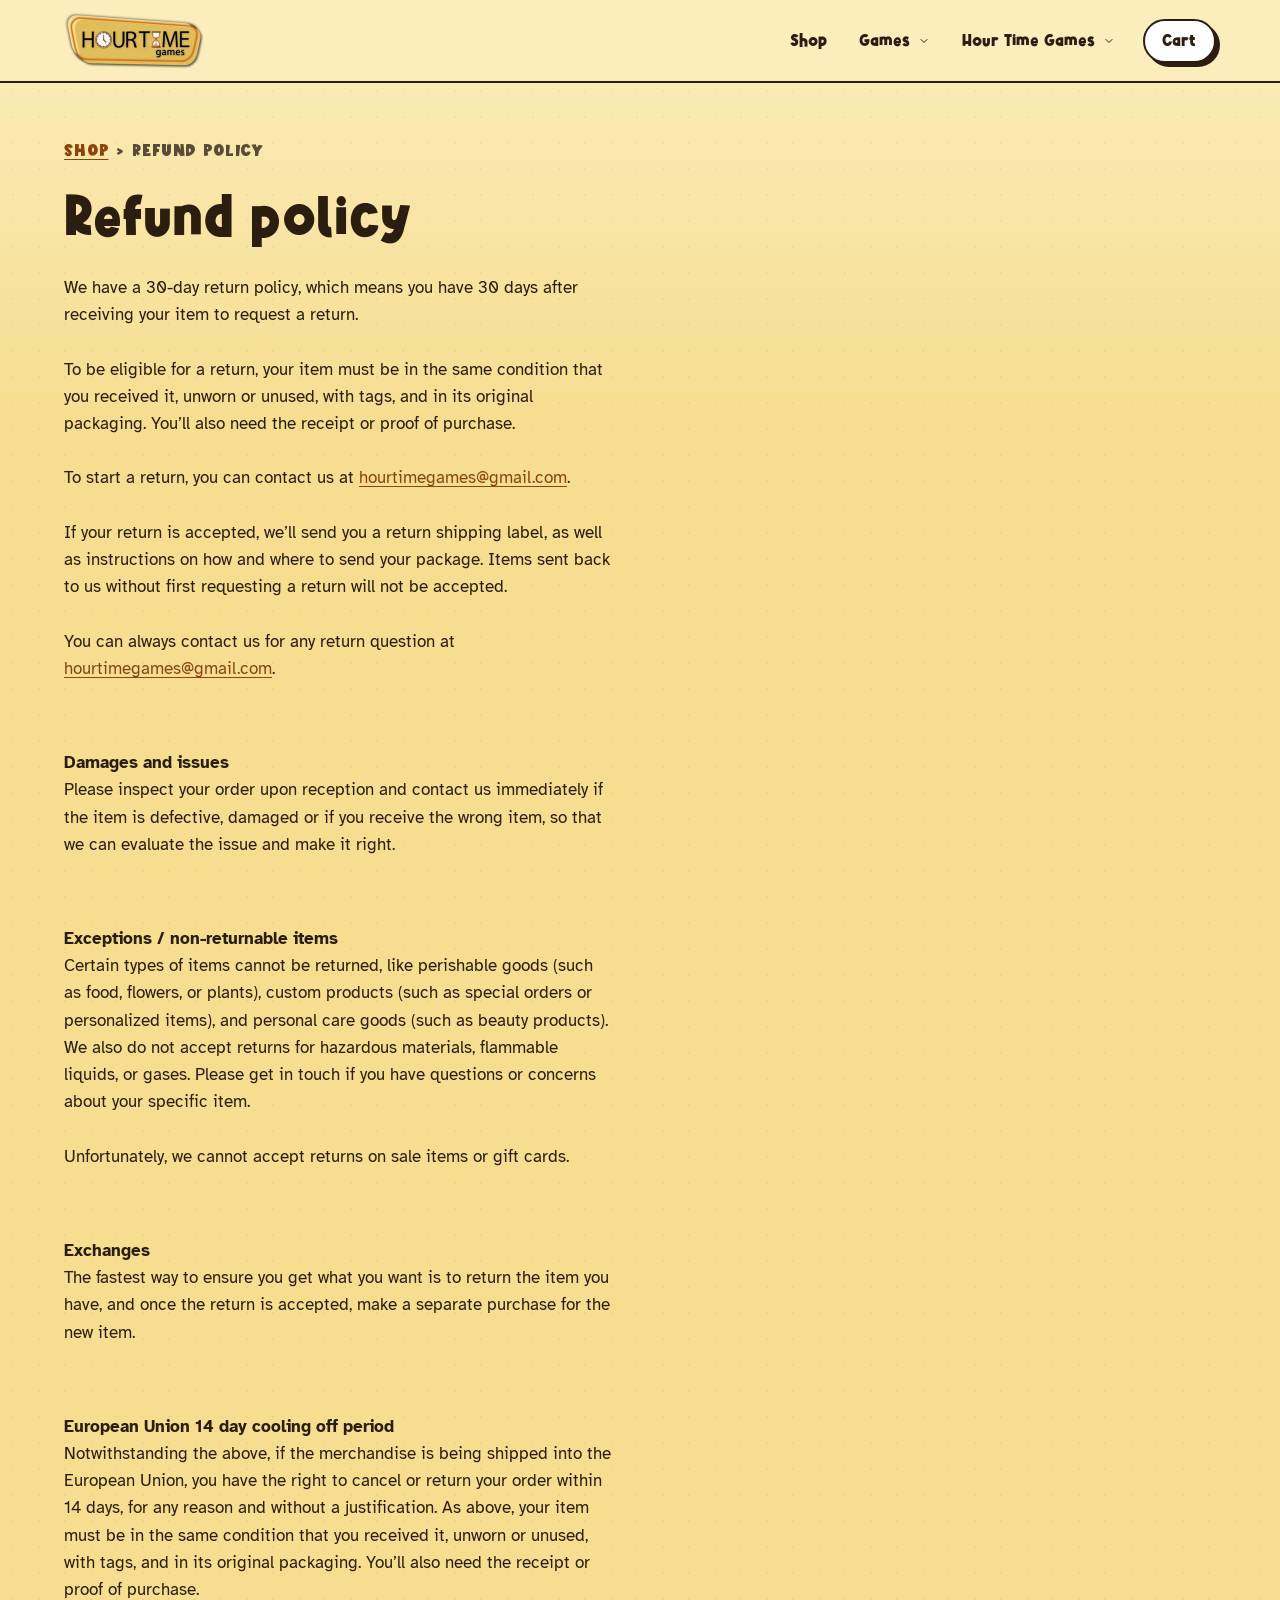
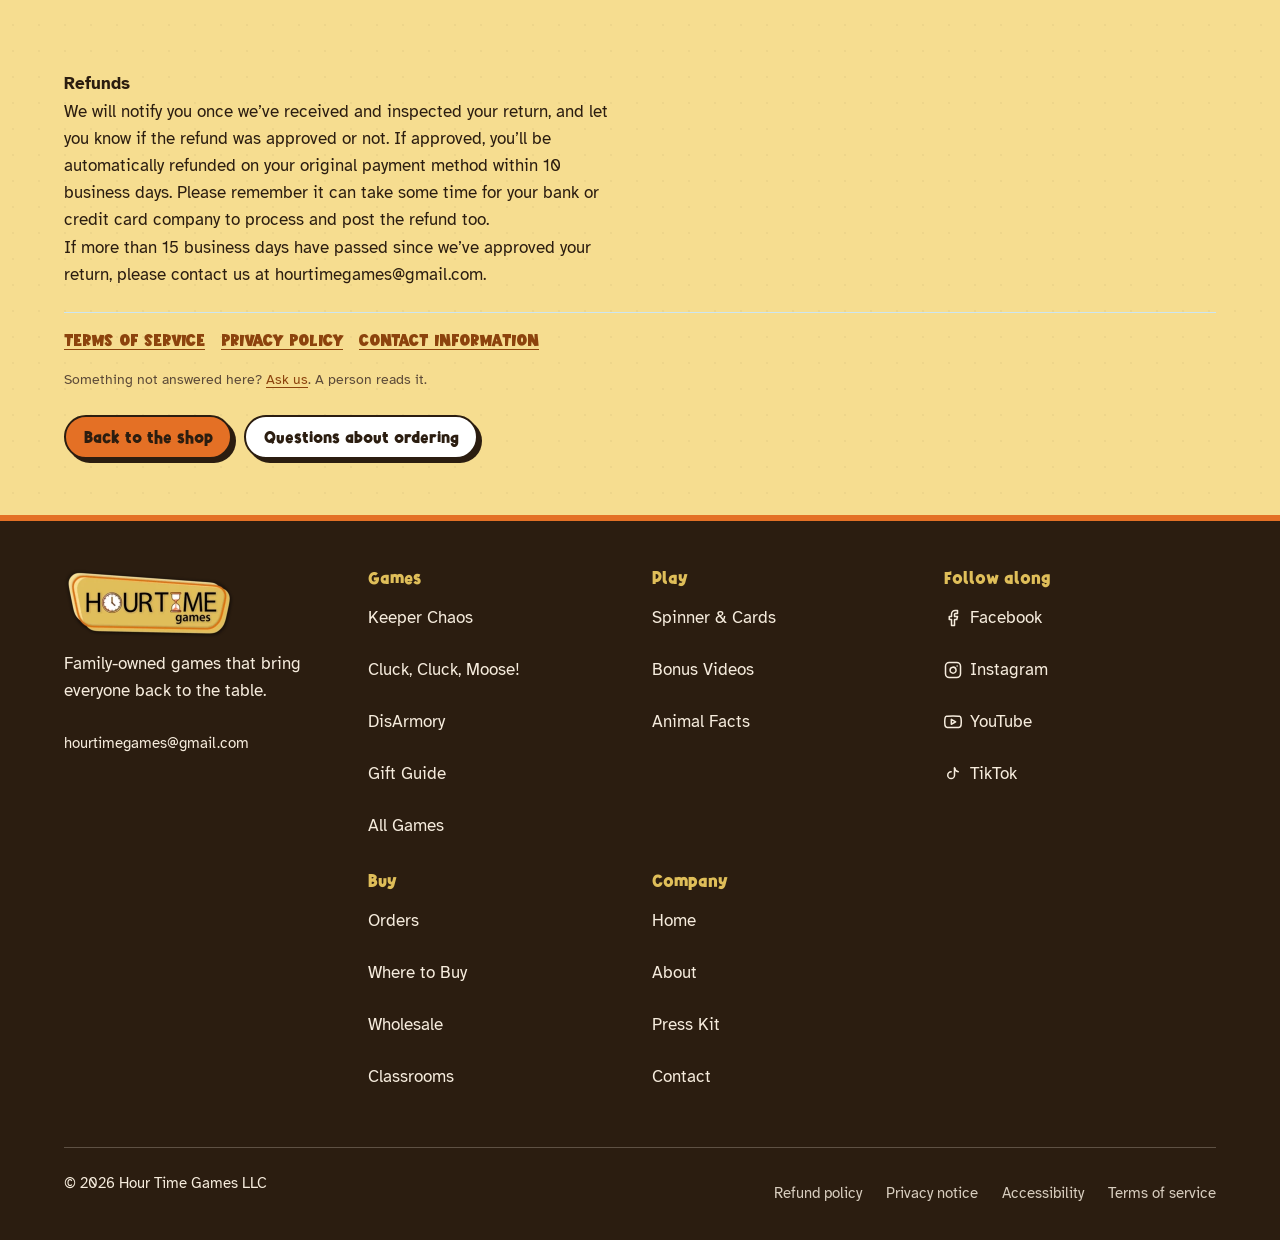
<file: shop/policies/refund-policy/index.html>
<!DOCTYPE html><html lang="en-US" data-colorway="d"><head><meta charset="utf-8"><script>document.documentElement.classList.add("js");document.addEventListener("DOMContentLoaded",function(){var cards=Array.prototype.slice.call(document.querySelectorAll(".settle"));if(!("IntersectionObserver"in window)||!cards.length){cards.forEach(function(c){c.classList.add("is-in")});return}var io=new IntersectionObserver(function(entries){entries.filter(function(e){return e.isIntersecting}).forEach(function(e,i){e.target.style.transitionDelay=Math.min(i,4)*70+"ms";e.target.classList.add("is-in");io.unobserve(e.target)})},{rootMargin:"0px 0px -80px 0px",threshold:0});cards.forEach(function(c){io.observe(c)});setTimeout(function(){cards.forEach(function(c,i){if(!c.classList.contains("is-in")){c.style.transitionDelay=Math.min(i,6)*60+"ms";c.classList.add("is-in");io.unobserve(c)}})},3e3)});
</script><meta name="viewport" content="width=device-width, initial-scale=1"><title>Refund policy | Hour Time Games</title><meta name="description" content="The refund and return policy for orders placed direct with Hour Time Games: what can be returned, how long you have, and how to start a return with us."><meta name="robots" content="index, follow"><link rel="canonical" href="https://store.hourtimegames.com/shop/policies/refund-policy/"><script type="application/ld+json">{"@context":"https://schema.org","@type":"Organization","name":"Hour Time Games LLC","alternateName":"Hour Time Games","foundingDate":"2023-09-22","url":"https://store.hourtimegames.com/","logo":"https://store.hourtimegames.com/assets/logo-new.webp","sameAs":["https://facebook.com/profile.php?id=61562426546951","https://instagram.com/hourtimegames","https://youtube.com/@hourtimegames/videos","https://tiktok.com/@hourtimegames"]}</script><script type="application/ld+json">{"@context":"https://schema.org","@type":"BreadcrumbList","itemListElement":[{"@type":"ListItem","position":1,"name":"Shop","item":"https://store.hourtimegames.com/shop/"},{"@type":"ListItem","position":2,"name":"Refund policy"}]}</script><script>window.htgTrack=window.htgTrack||function(){};
</script><link rel="preload" as="font" type="font/woff2" href="/assets/alphakind.woff2" crossorigin><link rel="preload" as="font" type="font/woff2" href="/assets/dinosaur.woff2" crossorigin><style>@font-face{font-family:Alphakind;src:url(/assets/alphakind.woff2)format("woff2");font-weight:400 700;font-display:swap}@font-face{font-family:Dinosaur;src:url(/assets/dinosaur.woff2)format("woff2");font-weight:400 700;font-display:swap}@font-face{font-family:Alphakind;src:url(/assets/glyph-patch.woff2)format("woff2");unicode-range:U+2013-2014,U+AE;ascent-override:96.9%;descent-override:22.2%;line-gap-override:2.8%;font-weight:400 700;font-display:swap}@font-face{font-family:Dinosaur;src:url(/assets/glyph-patch.woff2)format("woff2");unicode-range:U+2013-2014,U+AE;ascent-override:110%;descent-override:30%;line-gap-override:0%;font-weight:400 700;font-display:swap}</style><link rel="icon" type="image/png" href="/assets/favicon-new.png"><link rel="apple-touch-icon" href="/assets/apple-touch-icon-new.png"><link rel="manifest" href="/manifest.webmanifest"><meta name="theme-color" content="#fbedbc"><link rel="stylesheet" href="/colorway-d.css"><meta property="og:title" content="Refund policy | Hour Time Games"><meta property="og:description" content="The refund and return policy for orders placed direct with Hour Time Games: what can be returned, how long you have, and how to start a return with us."><meta property="og:image" content="https://store.hourtimegames.com/assets/og-home.jpg"><meta property="og:image:alt" content="Hour Time Games — &quot;Quick games, lasting memories!&quot; with the Keeper Chaos, Cluck, Cluck, Moose! and DisArmory boxes"><meta property="og:type" content="website"><meta property="og:site_name" content="Hour Time Games"><meta property="og:locale" content="en_US"><meta property="og:url" content="https://store.hourtimegames.com/shop/policies/refund-policy/"><meta name="twitter:card" content="summary_large_image"><link rel="stylesheet" href="/_astro/BaseLayout.DQX25uO4.css"><style>.policy[data-astro-cid-5iee43qg]{padding-block:var(--space-strip)}.policy-crumb[data-astro-cid-5iee43qg]{font-family:var(--font-kicker);letter-spacing:.06em;text-transform:uppercase;color:var(--ink-soft);align-items:center;gap:var(--space-2);margin-bottom:var(--space-6);font-size:.9rem;display:flex}.policy-crumb[data-astro-cid-5iee43qg] a[data-astro-cid-5iee43qg]{color:var(--rust)}.policy-body[data-astro-cid-5iee43qg]{max-width:var(--measure);margin-top:var(--space-6)}.policy-body[data-astro-cid-5iee43qg] p{margin:0 0 var(--space-4)}.policy-body[data-astro-cid-5iee43qg] strong{font-weight:700}.policy-body[data-astro-cid-5iee43qg] a{color:var(--rust)}.policy-body[data-astro-cid-5iee43qg] strong{margin-top:var(--space-2);display:inline-block}.policy-body[data-astro-cid-5iee43qg] ul,.policy-body[data-astro-cid-5iee43qg] ol{margin:0 0 var(--space-4);padding-left:var(--space-6)}.policy-body[data-astro-cid-5iee43qg] li{margin-bottom:var(--space-2)}.policy-more[data-astro-cid-5iee43qg]{gap:var(--space-2) var(--space-4);margin-top:var(--space-6);padding-top:var(--space-4);border-top:1px solid var(--paper-dark);font-family:var(--font-kicker);flex-wrap:wrap;font-size:.9rem;display:flex}.policy-more[data-astro-cid-5iee43qg] a[data-astro-cid-5iee43qg]{color:var(--rust)}.policy-ask[data-astro-cid-5iee43qg]{max-width:var(--measure);margin-top:var(--space-4);color:var(--ink-soft);font-size:.9rem}.policy-nav[data-astro-cid-5iee43qg]{gap:var(--space-3);margin-top:var(--space-6);flex-wrap:wrap;display:flex}</style><link rel="stylesheet" href="/_astro/Cart.xndlLeaG.css"></head><body><a class="skip-link" href="#main-content">Skip to main content</a><header class="site-header" data-astro-cid-nen7h5rs><div class="wrap header-row" data-astro-cid-nen7h5rs><a class="brand" href="/shop/" data-astro-cid-nen7h5rs><img src="/assets/logo-new.webp" alt="Hour Time Games, home" width="140" height="57" data-astro-cid-nen7h5rs></a><a class="btn btn-sm mobile-buy cart-link" href="/shop/#cart" data-cart-link aria-label="Cart" data-astro-cid-nen7h5rs>Cart<span class="cart-link__count" data-cart-count hidden data-astro-cid-nen7h5rs></span></a><button class="nav-toggle" type="button" aria-expanded="false" aria-controls="site-nav" data-astro-cid-nen7h5rs><span class="nav-toggle-bars" aria-hidden="true" data-astro-cid-nen7h5rs></span><span class="nav-toggle-label" data-astro-cid-nen7h5rs>Menu</span></button><div class="nav-scrim" aria-hidden="true" data-astro-cid-nen7h5rs></div><nav id="site-nav" class="site-nav" aria-label="Main" data-astro-cid-nen7h5rs><ul data-astro-cid-nen7h5rs><li data-astro-cid-nen7h5rs><a href="/shop/" data-astro-cid-nen7h5rs>Shop</a></li><li class="has-sub" data-astro-cid-nen7h5rs><button class="sub-toggle" type="button" aria-expanded="false" aria-controls="store-products-sub" data-astro-cid-nen7h5rs>Games<svg class="icon sub-caret" width="12" height="12" viewBox="0 0 24 24" fill="none" stroke="currentColor" stroke-linecap="round" stroke-linejoin="round" aria-hidden="true" data-astro-cid-nen7h5rs><path d="m6 9 6 6 6-6" data-astro-cid-nen7h5rs></path></svg></button><ul id="store-products-sub" class="sub-menu" data-astro-cid-nen7h5rs><li data-astro-cid-nen7h5rs><a href="/shop/keeper-chaos/" data-astro-cid-nen7h5rs>Keeper Chaos</a></li><li data-astro-cid-nen7h5rs><a href="/shop/cluck-cluck-moose/" data-astro-cid-nen7h5rs>Cluck, Cluck, Moose!</a></li><li data-astro-cid-nen7h5rs><a href="/shop/disarmory/" data-astro-cid-nen7h5rs>DisArmory</a></li></ul></li><li class="has-sub" data-astro-cid-nen7h5rs><button class="sub-toggle" type="button" aria-expanded="false" aria-controls="store-explore-sub" data-astro-cid-nen7h5rs>Hour Time Games<svg class="icon sub-caret" width="12" height="12" viewBox="0 0 24 24" fill="none" stroke="currentColor" stroke-linecap="round" stroke-linejoin="round" aria-hidden="true" data-astro-cid-nen7h5rs><path d="m6 9 6 6 6-6" data-astro-cid-nen7h5rs></path></svg></button><ul id="store-explore-sub" class="sub-menu" data-astro-cid-nen7h5rs><li data-astro-cid-nen7h5rs><a href="https://www.hourtimegames.com/" rel="external noopener" data-astro-cid-nen7h5rs>Home</a></li><li data-astro-cid-nen7h5rs><a href="https://www.hourtimegames.com/games/" rel="external noopener" data-astro-cid-nen7h5rs>All Games</a></li><li data-astro-cid-nen7h5rs><a href="https://www.hourtimegames.com/where-to-buy/" rel="external noopener" data-astro-cid-nen7h5rs>Where to Buy</a></li><li data-astro-cid-nen7h5rs><a href="https://www.hourtimegames.com/play/" rel="external noopener" data-astro-cid-nen7h5rs>Play Spinner &amp; Cards</a></li><li data-astro-cid-nen7h5rs><a href="https://www.hourtimegames.com/bonus/" rel="external noopener" data-astro-cid-nen7h5rs>Bonus Videos</a></li><li data-astro-cid-nen7h5rs><a href="https://www.hourtimegames.com/animal-facts/" rel="external noopener" data-astro-cid-nen7h5rs>Animal Facts</a></li><li data-astro-cid-nen7h5rs><a href="https://www.hourtimegames.com/wholesale/" rel="external noopener" data-astro-cid-nen7h5rs>Wholesale</a></li></ul></li><script type="module" src="/_astro/CartBadge.astro_astro_type_script_index_0_lang.Cj0iWwWM.js"></script><style>{`
            .cart-link__count::before { content: ' ('; }
            .cart-link__count::after  { content: ')'; }
          `}</style><li class="nav-cta" data-astro-cid-nen7h5rs><a class="btn btn-sm cart-link" href="/shop/#cart" data-cart-link aria-label="Cart" data-astro-cid-nen7h5rs>Cart<span class="cart-link__count" data-cart-count hidden data-astro-cid-nen7h5rs></span></a></li></ul></nav></div></header><script type="module">var e=document.querySelector(`.nav-toggle`),t=document.getElementById(`site-nav`),n=e?.querySelector(`.nav-toggle-label`),r=()=>e?.getAttribute(`aria-expanded`)===`true`,i=document.querySelector(`.nav-scrim`);function a(r2){e?.setAttribute(`aria-expanded`,String(r2)),t?.classList.toggle(`is-open`,r2),e?.classList.toggle(`is-open`,r2),i?.classList.toggle(`is-open`,r2),document.body.classList.toggle(`menu-open`,r2),n&&(n.textContent=r2?`Close`:`Menu`),l(r2),o(r2)}function o(e2){if(!t)return;if(!e2){t.style.maxHeight=``;return}let n2=document.querySelector(`.site-header`),r2=n2?n2.getBoundingClientRect().bottom:0;t.style.maxHeight=`${Math.max(160,window.innerHeight-r2)}px`}window.addEventListener(`resize`,()=>{r()&&o(true)});var s=()=>[...document.body.children].filter(e2=>e2!==t&&!e2.contains(t)&&!e2.classList.contains(`nav-scrim`)),c=`inert`in HTMLElement.prototype;function l(e2){if(c)for(let t2 of s())t2.inert=e2}var u=`a[href], button:not([disabled]), input:not([disabled]), summary, [tabindex]:not([tabindex="-1"])`;document.addEventListener(`keydown`,n2=>{if(n2.key!==`Tab`||!r()||c)return;let i2=[e,...[...t.querySelectorAll(u)].filter(e2=>e2.offsetParent!==null)];if(!i2.length)return;let a2=i2[0],o2=i2[i2.length-1];n2.shiftKey&&document.activeElement===a2?(n2.preventDefault(),o2.focus()):!n2.shiftKey&&document.activeElement===o2&&(n2.preventDefault(),a2.focus())}),e?.addEventListener(`click`,()=>a(!r())),document.addEventListener(`keydown`,t2=>{t2.key===`Escape`&&r()&&(a(false),e?.focus())}),document.addEventListener(`click`,n2=>{if(!r())return;let i2=n2.target;!t?.contains(i2)&&!e?.contains(i2)&&a(false)}),t?.addEventListener(`click`,e2=>{e2.target.closest(`a`)&&a(false)});var d=[...document.querySelectorAll(`.sub-toggle`)].map(e2=>({btn:e2,menu:document.getElementById(e2.getAttribute(`aria-controls`))})),f=e2=>e2.btn.getAttribute(`aria-expanded`)===`true`;function p(e2,t2){e2.btn.setAttribute(`aria-expanded`,String(t2)),e2.menu.classList.toggle(`is-open`,t2)}d.forEach(e2=>{e2.btn.addEventListener(`click`,()=>{let t2=!f(e2);d.forEach(n2=>p(n2,n2===e2&&t2))})}),document.addEventListener(`keydown`,e2=>{if(e2.key!==`Escape`||r())return;let t2=d.find(f);t2&&(p(t2,false),t2.btn.focus())}),document.addEventListener(`click`,e2=>{let t2=e2.target;d.forEach(e3=>{f(e3)&&!e3.menu.contains(t2)&&!e3.btn.contains(t2)&&p(e3,false)})});
</script><main id="main-content"><div class="wrap policy" data-astro-cid-5iee43qg><nav class="policy-crumb" aria-label="Breadcrumb" data-astro-cid-5iee43qg><a href="/shop/" data-astro-cid-5iee43qg>Shop</a><span aria-hidden="true" data-astro-cid-5iee43qg>&rsaquo;</span><span aria-current="page" data-astro-cid-5iee43qg>Refund policy</span></nav><h1 class="section-title" data-astro-cid-5iee43qg>Refund policy</h1><div class="policy-body" data-astro-cid-5iee43qg><p>We have a 30-day return policy, which means you have 30 days after receiving your item to request a return. <br><br>To be eligible for a return, your item must be in the same condition that you received it, unworn or unused, with tags, and in its original packaging. You’ll also need the receipt or proof of purchase. <br><br>To start a return, you can contact us at <a href="mailto:hourtimegames@gmail.com">hourtimegames@gmail.com</a>. <br><br>If your return is accepted, we’ll send you a return shipping label, as well as instructions on how and where to send your package. Items sent back to us without first requesting a return will not be accepted. <br><br>You can always contact us for any return question at <a href="mailto:hourtimegames@gmail.com">hourtimegames@gmail.com</a>. <br></p>
<p><br></p>
<p><strong>Damages and issues</strong> <br>Please inspect your order upon reception and contact us immediately if the item is defective, damaged or if you receive the wrong item, so that we can evaluate the issue and make it right.</p>
<p><br></p>
<p><strong>Exceptions / non-returnable items</strong> <br>Certain types of items cannot be returned, like perishable goods (such as food, flowers, or plants), custom products (such as special orders or personalized items), and personal care goods (such as beauty products). We also do not accept returns for hazardous materials, flammable liquids, or gases. Please get in touch if you have questions or concerns about your specific item. <br><br>Unfortunately, we cannot accept returns on sale items or gift cards.</p>
<p><br></p>
<p><strong>Exchanges</strong> <br>The fastest way to ensure you get what you want is to return the item you have, and once the return is accepted, make a separate purchase for the new item.</p>
<p><br></p>
<p><strong>European Union 14 day cooling off period</strong> <br>Notwithstanding the above, if the merchandise is being shipped into the European Union, you have the right to cancel or return your order within 14 days, for any reason and without a justification. As above, your item must be in the same condition that you received it, unworn or unused, with tags, and in its original packaging. You’ll also need the receipt or proof of purchase.</p>
<p><br></p>
<p><strong>Refunds</strong> <br>We will notify you once we’ve received and inspected your return, and let you know if the refund was approved or not. If approved, you’ll be automatically refunded on your original payment method within 10 business days. Please remember it can take some time for your bank or credit card company to process and post the refund too. <br>If more than 15 business days have passed since we’ve approved your return, please contact us at hourtimegames@gmail.com.</p></div><nav class="policy-more" aria-label="Other policies" data-astro-cid-5iee43qg><a href="/shop/policies/terms-of-service/" data-astro-cid-5iee43qg>Terms of service</a><a href="/shop/policies/privacy-policy/" data-astro-cid-5iee43qg>Privacy policy</a><a href="/shop/policies/contact-information/" data-astro-cid-5iee43qg>Contact information</a></nav><p class="policy-ask" data-astro-cid-5iee43qg>Something not answered here? <a href="https://www.hourtimegames.com/contact/" data-astro-cid-5iee43qg>Ask us</a>. A person reads it.</p><nav class="policy-nav" data-astro-cid-5iee43qg><a class="btn btn-sm btn-primary" href="/shop/" data-astro-cid-5iee43qg>Back to the shop</a><a class="btn btn-sm" href="/shop/faq/" data-astro-cid-5iee43qg>Questions about ordering</a></nav><script type="application/json" data-cart-pairings>{"41503652282503":{"handle":"cluck-cluck-moose","title":"Cluck, Cluck, Moose!","image":"/assets/cluck-box-480.webp","alt":"Cluck, Cluck, Moose! card game box with a cartoon chicken and moose","variantId":"41864243150983"},"41864243150983":{"handle":"disarmory","title":"DisArmory","image":"/assets/disarmory-box-480.webp","alt":"DisArmory game box: two armored knights dueling in a green meadow on the lid, with the tagline Stockpile & Sabotage","variantId":"43497812721799"},"43497812721799":{"handle":"keeper-chaos","title":"Keeper Chaos","image":"/assets/keeper-box-480.webp","alt":"Keeper Chaos board game box with illustrated zoo animals and safari-hat logo","variantId":"41503652282503"}}</script><script type="application/json" data-ship-dates>{"43497812721799":"December 8, 2026"}</script><script type="application/json" data-off-general>{"41503652282503":"keeper-chaos"}</script><dialog class="cart" id="cart" data-cart-inline aria-labelledby="cart-heading" data-astro-cid-mxchjpe6><h2 class="cart__heading" id="cart-heading" tabindex="-1" data-cart-focus data-astro-cid-mxchjpe6>Your cart<span class="sr-only" data-cart-count-unit="sep" hidden data-astro-cid-mxchjpe6>, </span><span class="cart__count" data-cart-count hidden data-astro-cid-mxchjpe6>0</span><span class="sr-only" data-cart-count-unit="items" hidden data-astro-cid-mxchjpe6> items</span></h2><p class="cart__status" data-cart-status role="status" aria-live="polite" tabindex="-1" data-astro-cid-mxchjpe6></p><ul class="cart__rows" data-cart-rows aria-label="Items in your cart" data-astro-cid-mxchjpe6></ul><div class="cart__empty" data-cart-empty hidden data-astro-cid-mxchjpe6><p class="cart__empty-lead" data-astro-cid-mxchjpe6>Nothing in your cart yet.</p><ul class="cart__empty-links" data-astro-cid-mxchjpe6><li data-astro-cid-mxchjpe6><a href="/shop/keeper-chaos/" data-astro-cid-mxchjpe6>Keeper Chaos</a></li><li data-astro-cid-mxchjpe6><a href="/shop/cluck-cluck-moose/" data-astro-cid-mxchjpe6>Cluck, Cluck, Moose!</a></li><li data-astro-cid-mxchjpe6><a href="/shop/disarmory/" data-astro-cid-mxchjpe6>DisArmory</a></li></ul></div><div class="cart__summary" data-cart-summary data-astro-cid-mxchjpe6></div><div class="cart__cross" data-cart-cross hidden data-astro-cid-mxchjpe6><p class="cart__cross-label" data-astro-cid-mxchjpe6>Pairs well with</p><a class="cart__cross-link" data-cart-cross-link href="" data-astro-cid-mxchjpe6><img class="cart__cross-art" data-cart-cross-art alt="" width="64" height="64" loading="lazy" decoding="async" data-astro-cid-mxchjpe6><span class="cart__cross-name" data-cart-cross-name data-astro-cid-mxchjpe6></span></a></div><details class="cart__discount" data-astro-cid-mxchjpe6><summary data-astro-cid-mxchjpe6>Have a discount code?</summary><div class="cart__discount-body" data-astro-cid-mxchjpe6><label class="sr-only" for="cart-discount" data-astro-cid-mxchjpe6>Discount code</label><input id="cart-discount" type="text" name="discount" autocomplete="off" autocapitalize="characters" spellcheck="false" data-cart-discount placeholder="e.g. FAMILY10" data-astro-cid-mxchjpe6><p class="cart__discount-note" data-astro-cid-mxchjpe6>Applied at checkout, where the total is worked out.</p></div></details><button class="btn btn-primary cart__checkout" type="button" disabled data-cart-checkout data-astro-cid-mxchjpe6>Checkout</button><button class="btn cart__shop-pay" type="button" disabled data-cart-shop-pay data-astro-cid-mxchjpe6>Buy with Shop Pay</button><p class="cart__note" data-astro-cid-mxchjpe6>You finish your order on Shopify, where shipping and tax are worked out.</p><button type="button" class="cart__close" data-cart-close aria-label="Close cart" data-astro-cid-mxchjpe6><span aria-hidden="true" data-astro-cid-mxchjpe6>&times;</span></button></dialog><script type="module" src="/_astro/Cart.astro_astro_type_script_index_0_lang.D5vk8jWS.js"></script><script id="cart-catalogue" type="application/json">[{"handle":"keeper-chaos","title":"Keeper Chaos","image":"/assets/keeper-box-480.webp","imageAlt":"Keeper Chaos board game box with illustrated zoo animals and safari-hat logo"},{"handle":"cluck-cluck-moose","title":"Cluck, Cluck, Moose!","image":"/assets/cluck-box-480.webp","imageAlt":"Cluck, Cluck, Moose! card game box with a cartoon chicken and moose"},{"handle":"disarmory","title":"DisArmory","image":"/assets/disarmory-box-480.webp","imageAlt":"DisArmory game box: two armored knights dueling in a green meadow on the lid, with the tagline Stockpile & Sabotage"}]</script><script id="cart-identities" type="application/json">[{"handle":"keeper-chaos","title":"Keeper Chaos","image":"/assets/keeper-box-480.webp","imageAlt":"Keeper Chaos board game box with illustrated zoo animals and safari-hat logo"},{"handle":"cluck-cluck-moose","title":"Cluck, Cluck, Moose!","image":"/assets/cluck-box-480.webp","imageAlt":"Cluck, Cluck, Moose! card game box with a cartoon chicken and moose"},{"handle":"knock-knock","title":"Knock-Knock","image":"/assets/knock-knock.webp","imageAlt":"Knock-Knock game box mockup with a dark wooden door design"},{"handle":"disarmory","title":"DisArmory","image":"/assets/disarmory-box-480.webp","imageAlt":"DisArmory game box: two armored knights dueling in a green meadow on the lid, with the tagline Stockpile & Sabotage"}]</script></div></main><footer class="site-footer" data-astro-cid-jo6i4kqk><div class="wrap footer-grid" data-astro-cid-jo6i4kqk><div data-astro-cid-jo6i4kqk><img class="footer-logo" src="/assets/logo-new-footer.webp" alt="Hour Time Games" width="170" height="69" loading="lazy" data-astro-cid-jo6i4kqk><p class="footer-tag" data-astro-cid-jo6i4kqk>Family-owned games that bring everyone back to the table.</p><p class="footer-mail" data-astro-cid-jo6i4kqk><a href="mailto:hourtimegames@gmail.com" data-astro-cid-jo6i4kqk>hourtimegames@gmail.com</a></p></div><nav aria-label="Footer" data-astro-cid-jo6i4kqk><div class="footer-groups" data-astro-cid-jo6i4kqk><div data-astro-cid-jo6i4kqk><h3 class="footer-h" data-astro-cid-jo6i4kqk>Games</h3><ul data-astro-cid-jo6i4kqk><li data-astro-cid-jo6i4kqk><a href="/shop/keeper-chaos/" data-astro-cid-jo6i4kqk>Keeper Chaos</a></li><li data-astro-cid-jo6i4kqk><a href="/shop/cluck-cluck-moose/" data-astro-cid-jo6i4kqk>Cluck, Cluck, Moose!</a></li><li data-astro-cid-jo6i4kqk><a href="/shop/disarmory/" data-astro-cid-jo6i4kqk>DisArmory</a></li><li data-astro-cid-jo6i4kqk><a href="/shop/gift-guide/" data-astro-cid-jo6i4kqk>Gift Guide</a></li><li data-astro-cid-jo6i4kqk><a href="/shop/" data-astro-cid-jo6i4kqk>All Games</a></li></ul></div><div data-astro-cid-jo6i4kqk><h3 class="footer-h" data-astro-cid-jo6i4kqk>Play</h3><ul data-astro-cid-jo6i4kqk><li data-astro-cid-jo6i4kqk><a href="https://www.hourtimegames.com/play/" data-astro-cid-jo6i4kqk>Spinner &amp; Cards</a></li><li data-astro-cid-jo6i4kqk><a href="https://www.hourtimegames.com/bonus/" data-astro-cid-jo6i4kqk>Bonus Videos</a></li><li data-astro-cid-jo6i4kqk><a href="https://www.hourtimegames.com/animal-facts/" data-astro-cid-jo6i4kqk>Animal Facts</a></li></ul></div><div data-astro-cid-jo6i4kqk><h3 class="footer-h" data-astro-cid-jo6i4kqk>Buy</h3><ul data-astro-cid-jo6i4kqk><li data-astro-cid-jo6i4kqk><a href="https://shopify.com/58752565383/account" rel="external noopener" data-astro-cid-jo6i4kqk>Orders</a></li><li data-astro-cid-jo6i4kqk><a href="https://www.hourtimegames.com/where-to-buy/" data-astro-cid-jo6i4kqk>Where to Buy</a></li><li data-astro-cid-jo6i4kqk><a href="https://www.hourtimegames.com/wholesale/" data-astro-cid-jo6i4kqk>Wholesale</a></li><li data-astro-cid-jo6i4kqk><a href="https://www.hourtimegames.com/teachers/" data-astro-cid-jo6i4kqk>Classrooms</a></li></ul></div><div data-astro-cid-jo6i4kqk><h3 class="footer-h" data-astro-cid-jo6i4kqk>Company</h3><ul data-astro-cid-jo6i4kqk><li data-astro-cid-jo6i4kqk><a href="https://www.hourtimegames.com/" data-astro-cid-jo6i4kqk>Home</a></li><li data-astro-cid-jo6i4kqk><a href="https://www.hourtimegames.com/about/" data-astro-cid-jo6i4kqk>About</a></li><li data-astro-cid-jo6i4kqk><a href="https://www.hourtimegames.com/press/" data-astro-cid-jo6i4kqk>Press Kit</a></li><li data-astro-cid-jo6i4kqk><a href="https://www.hourtimegames.com/contact/" data-astro-cid-jo6i4kqk>Contact</a></li></ul></div></div></nav><div data-astro-cid-jo6i4kqk><h3 class="footer-h" data-astro-cid-jo6i4kqk>Follow along</h3><ul data-astro-cid-jo6i4kqk><li data-astro-cid-jo6i4kqk><a class="social-link no-ext-icon" href="https://facebook.com/profile.php?id=61562426546951" target="_blank" rel="external noopener" data-astro-cid-jo6i4kqk><svg class="icon" width="18" height="18" viewBox="0 0 24 24" fill="none" stroke="currentColor" stroke-linecap="round" stroke-linejoin="round" aria-hidden="true" data-astro-cid-jo6i4kqk><path d="M18 2h-3a5 5 0 0 0-5 5v3H7v4h3v8h4v-8h3l1-4h-4V7a1 1 0 0 1 1-1h3z"/></svg>Facebook<span class="sr-only"> (opens in a new tab)</span></a></li><li data-astro-cid-jo6i4kqk><a class="social-link no-ext-icon" href="https://instagram.com/hourtimegames" target="_blank" rel="external noopener" data-astro-cid-jo6i4kqk><svg class="icon" width="18" height="18" viewBox="0 0 24 24" fill="none" stroke="currentColor" stroke-linecap="round" stroke-linejoin="round" aria-hidden="true" data-astro-cid-jo6i4kqk><rect x="2" y="2" width="20" height="20" rx="5"/><path d="M16 11.37a4 4 0 1 1-7.9 1.17 4 4 0 0 1 7.9-1.17z"/><line x1="17.5" y1="6.5" x2="17.51" y2="6.5"/></svg>Instagram<span class="sr-only"> (opens in a new tab)</span></a></li><li data-astro-cid-jo6i4kqk><a class="social-link no-ext-icon" href="https://youtube.com/@hourtimegames/videos" target="_blank" rel="external noopener" data-astro-cid-jo6i4kqk><svg class="icon" width="18" height="18" viewBox="0 0 24 24" fill="none" stroke="currentColor" stroke-linecap="round" stroke-linejoin="round" aria-hidden="true" data-astro-cid-jo6i4kqk><path d="M22.54 6.42a2.78 2.78 0 0 0-1.94-2C18.88 4 12 4 12 4s-6.88 0-8.6.46a2.78 2.78 0 0 0-1.94 2A29 29 0 0 0 1 11.75a29 29 0 0 0 .46 5.33A2.78 2.78 0 0 0 3.4 19c1.72.46 8.6.46 8.6.46s6.88 0 8.6-.46a2.78 2.78 0 0 0 1.94-2 29 29 0 0 0 .46-5.25 29 29 0 0 0-.46-5.33z"/><polygon points="9.75 15.02 15.5 11.75 9.75 8.48"/></svg>YouTube<span class="sr-only"> (opens in a new tab)</span></a></li><li data-astro-cid-jo6i4kqk><a class="social-link no-ext-icon" href="https://tiktok.com/@hourtimegames" target="_blank" rel="external noopener" data-astro-cid-jo6i4kqk><svg class="icon" width="18" height="18" viewBox="0 0 24 24" fill="none" stroke="currentColor" stroke-linecap="round" stroke-linejoin="round" aria-hidden="true" data-astro-cid-jo6i4kqk><path d="M14 4v9.5a4.5 4.5 0 1 1-4.5-4.5"/><path d="M14 4c.5 2.6 2.4 4.6 5 5"/></svg>TikTok<span class="sr-only"> (opens in a new tab)</span></a></li></ul></div></div><div class="wrap footer-legal" data-astro-cid-jo6i4kqk><p data-astro-cid-jo6i4kqk>© 2026 Hour Time Games LLC</p><ul class="policy-links" data-astro-cid-jo6i4kqk><li data-astro-cid-jo6i4kqk><a href="https://store.hourtimegames.com/shop/policies/refund-policy/" data-astro-cid-jo6i4kqk>Refund policy</a></li><li data-astro-cid-jo6i4kqk><a href="https://www.hourtimegames.com/privacy/" rel="external noopener" data-astro-cid-jo6i4kqk>Privacy notice</a></li><li data-astro-cid-jo6i4kqk><a href="https://www.hourtimegames.com/accessibility/" rel="external noopener" data-astro-cid-jo6i4kqk>Accessibility</a></li><li data-astro-cid-jo6i4kqk><a href="https://store.hourtimegames.com/shop/policies/terms-of-service/" data-astro-cid-jo6i4kqk>Terms of service</a></li></ul></div></footer></body></html>
</file>
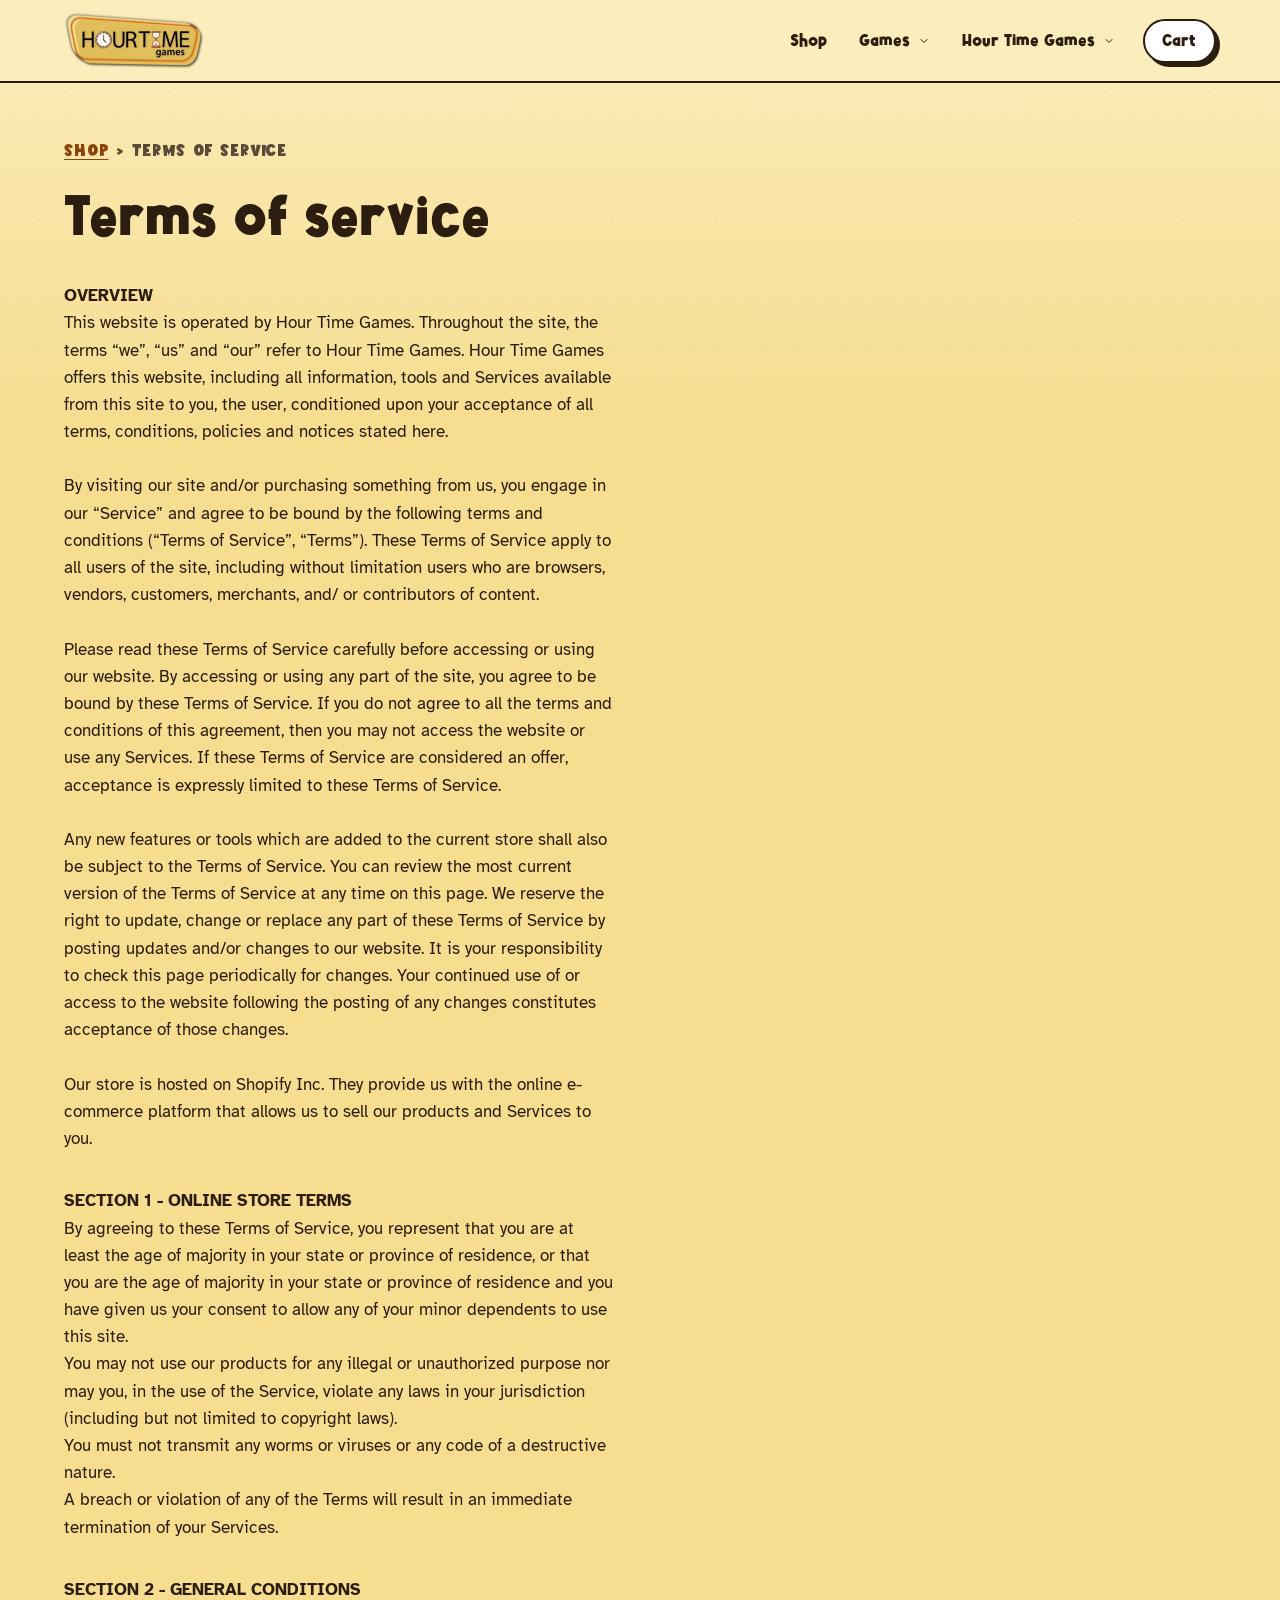
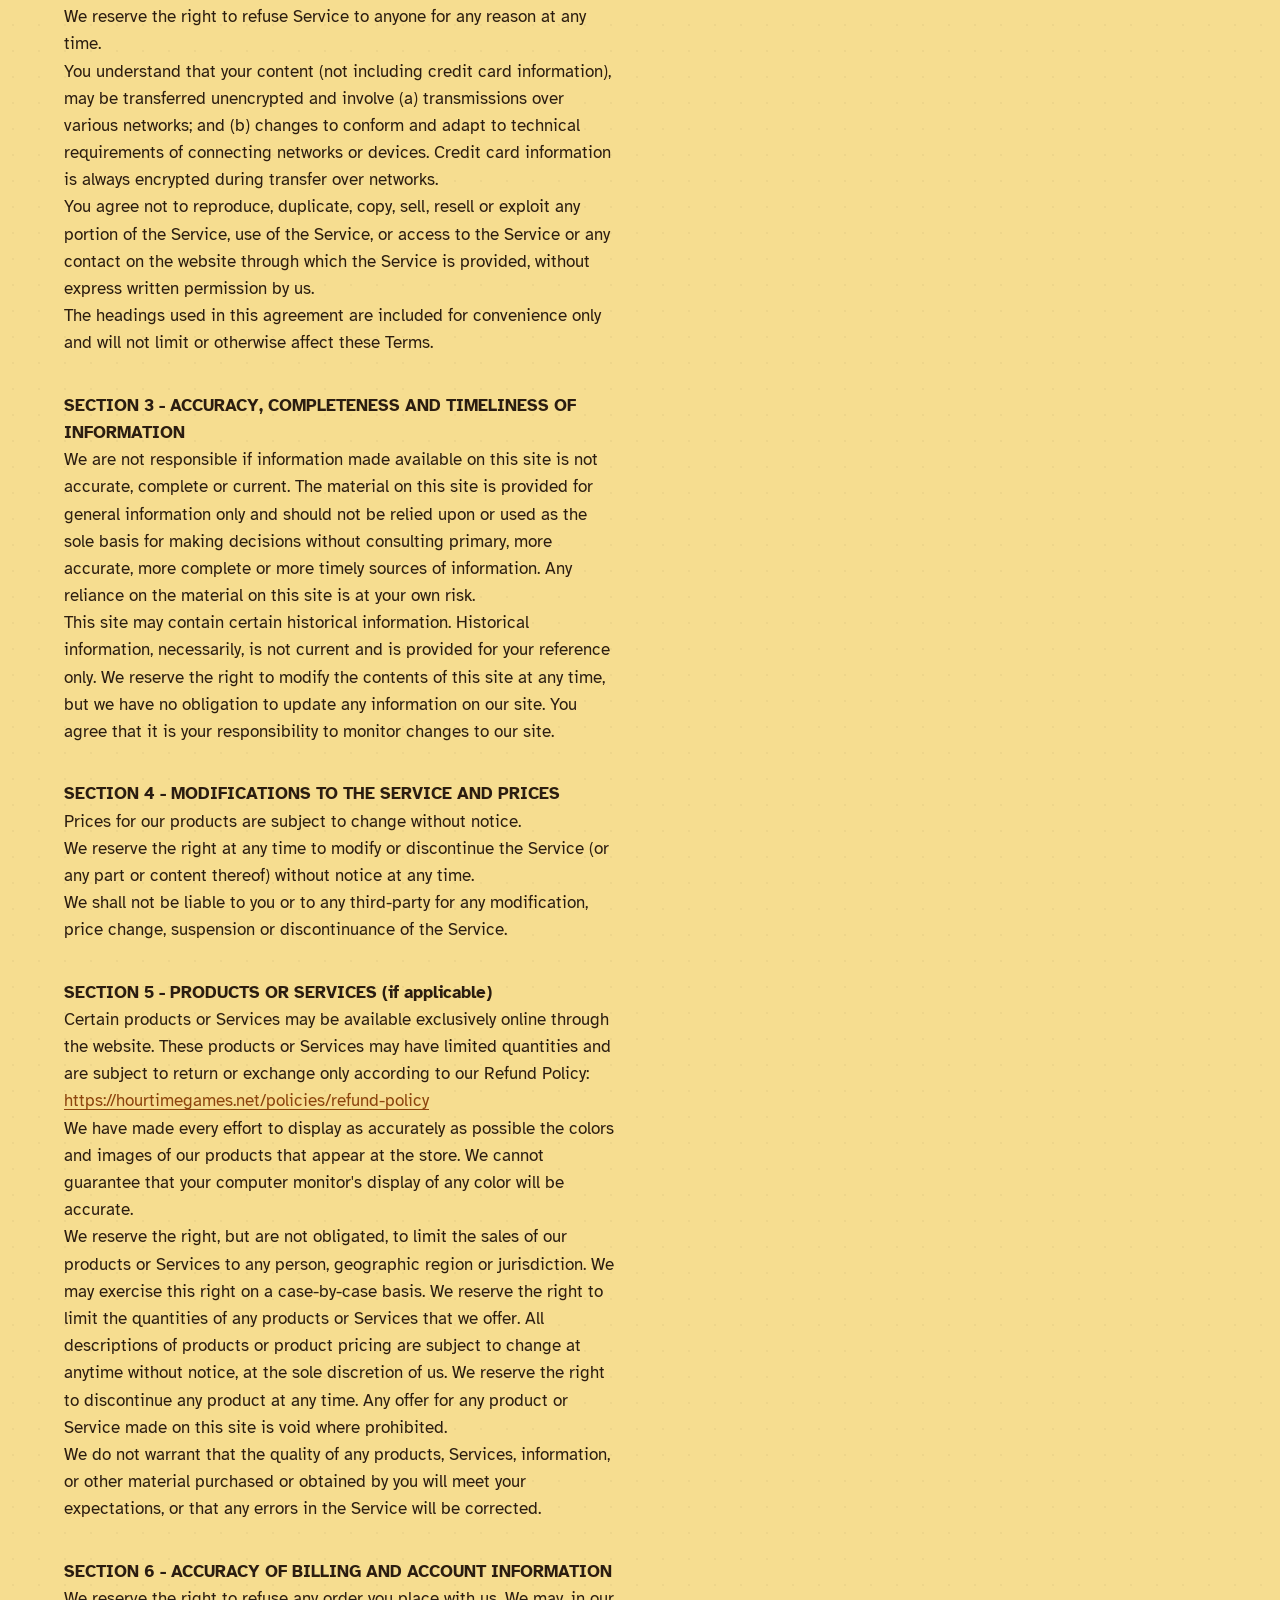
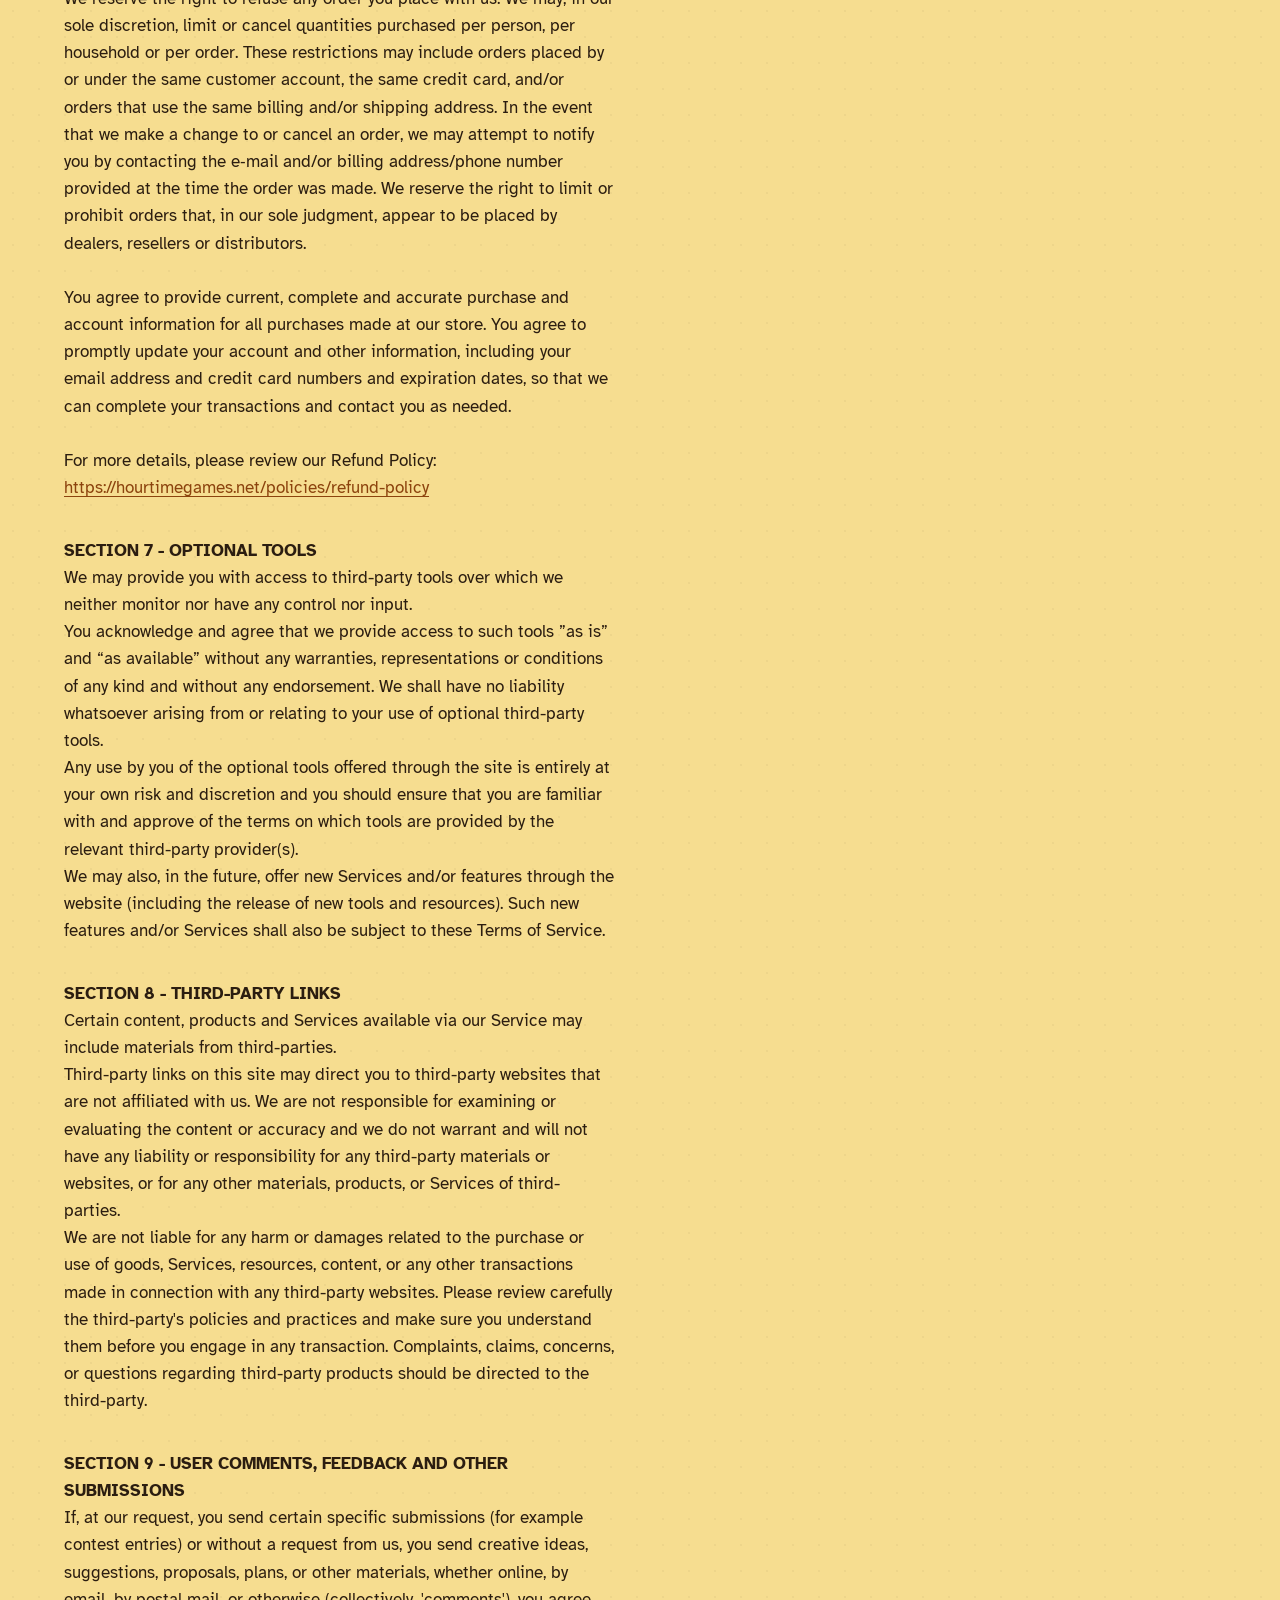
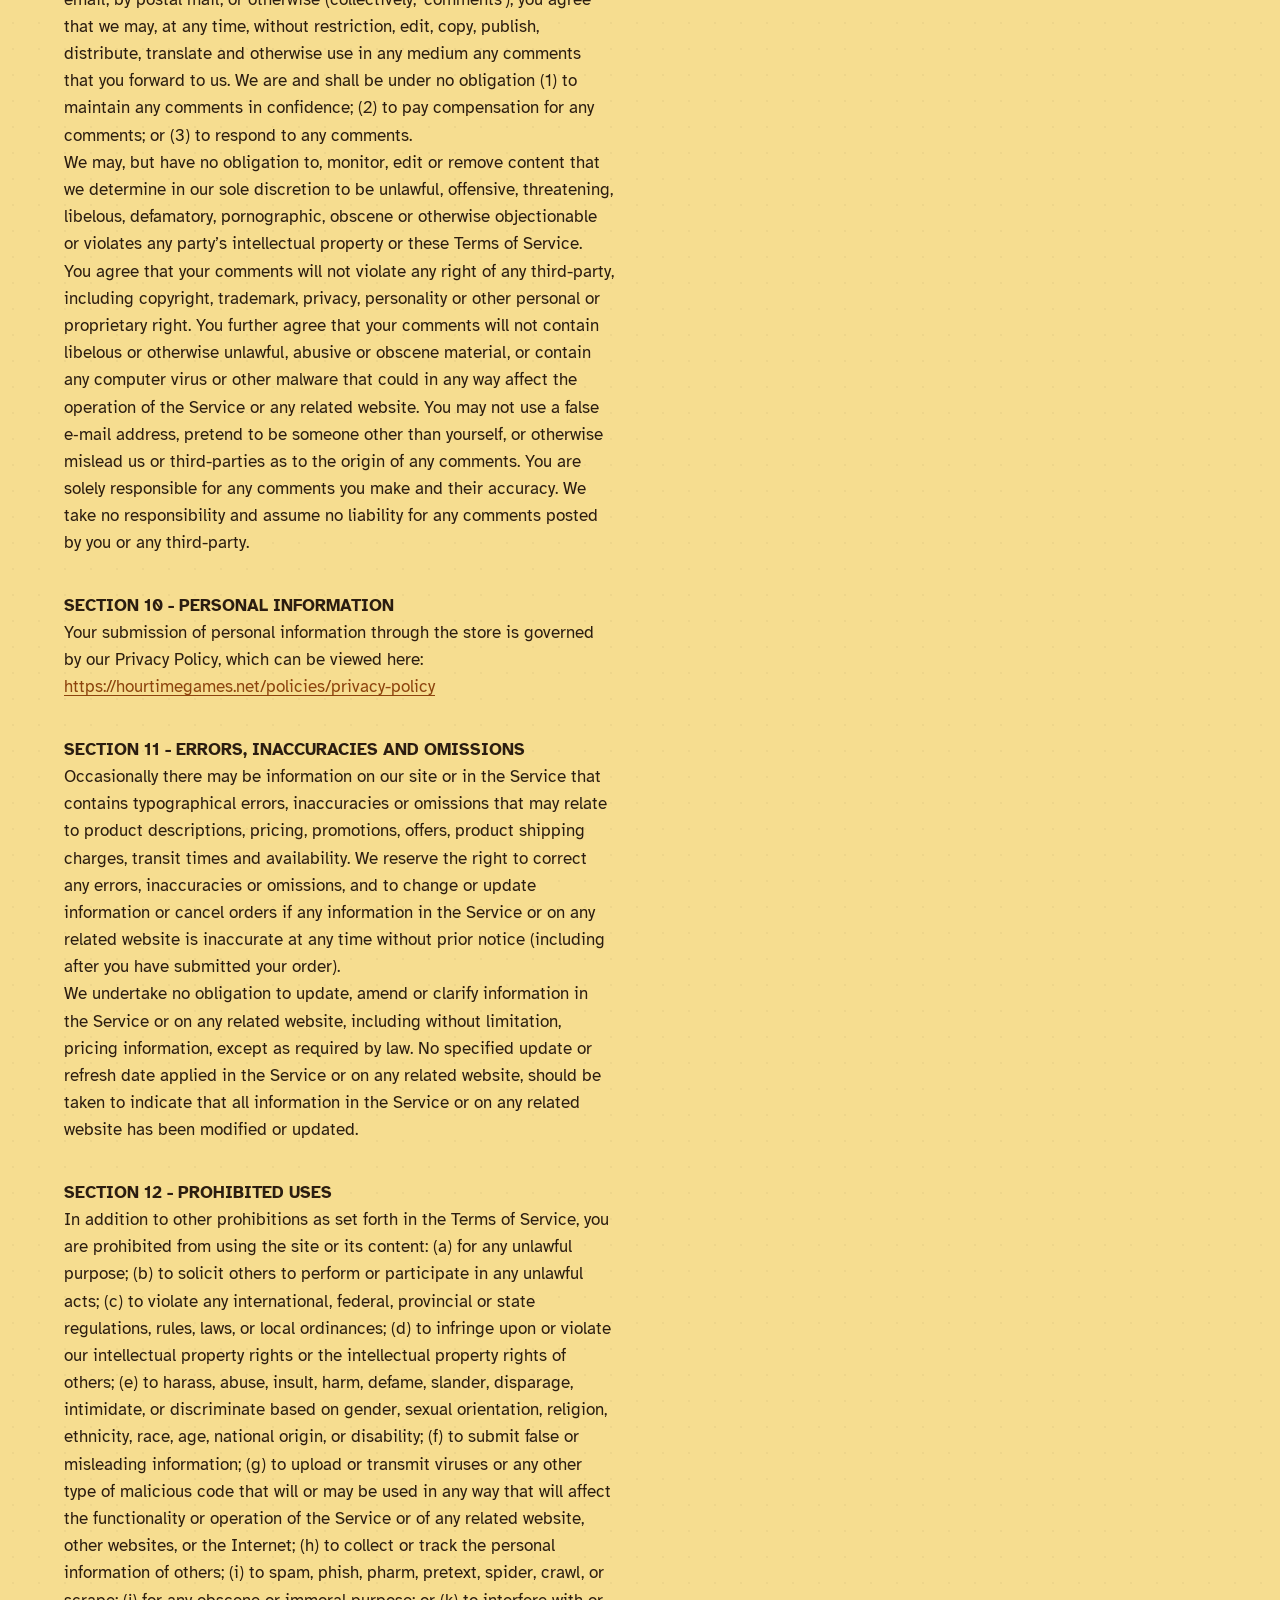
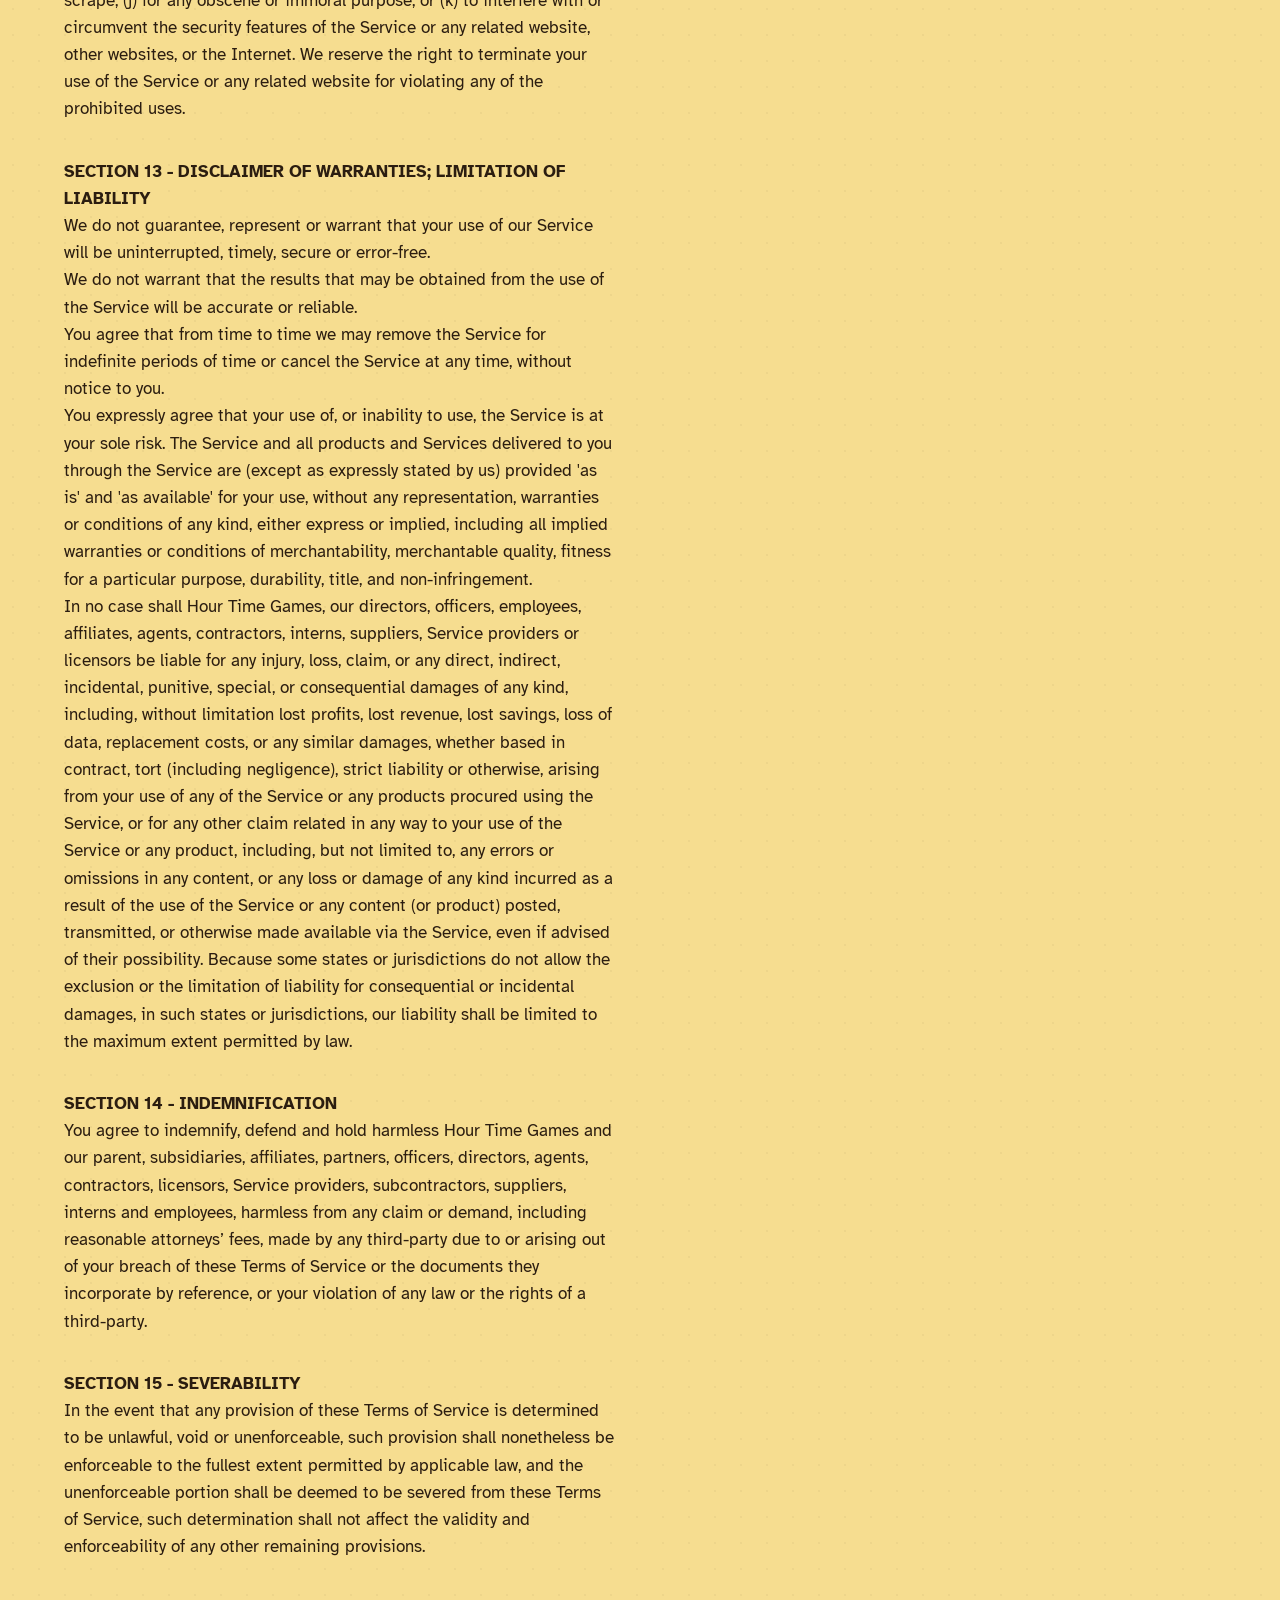
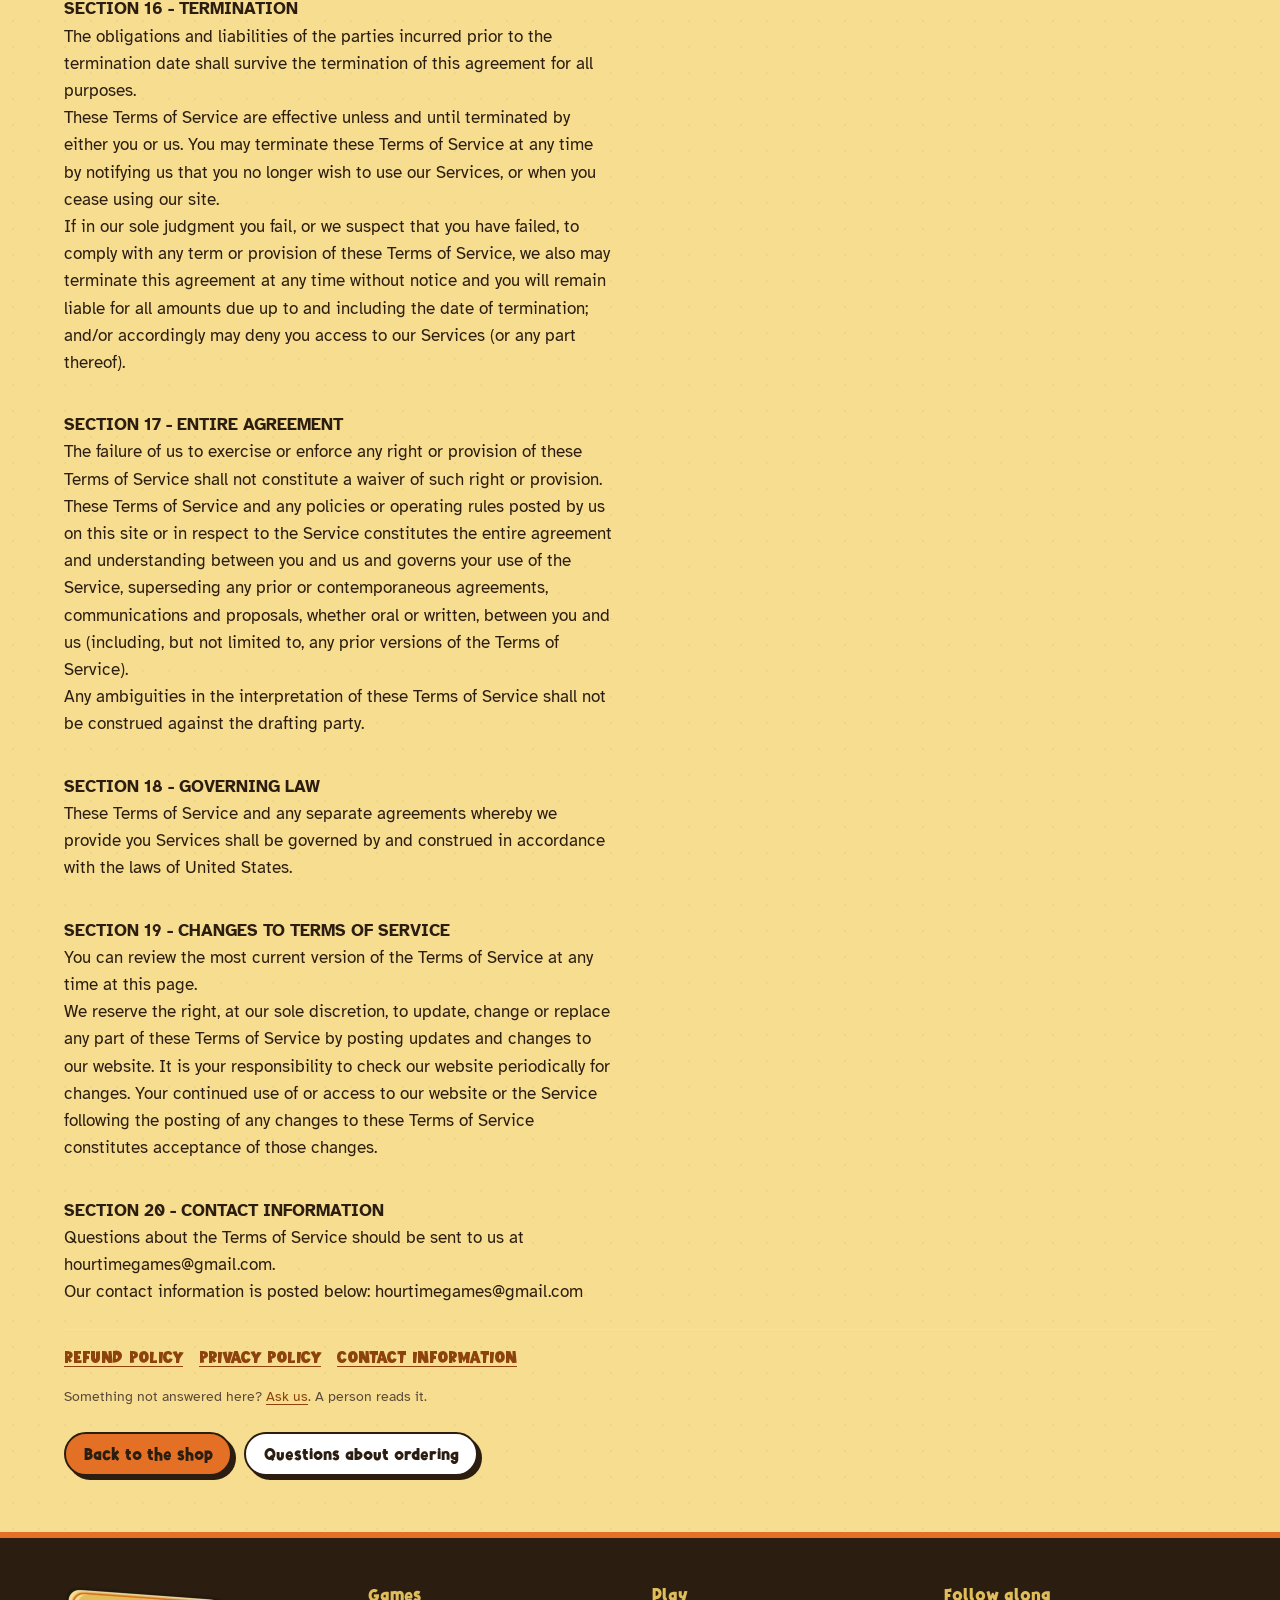
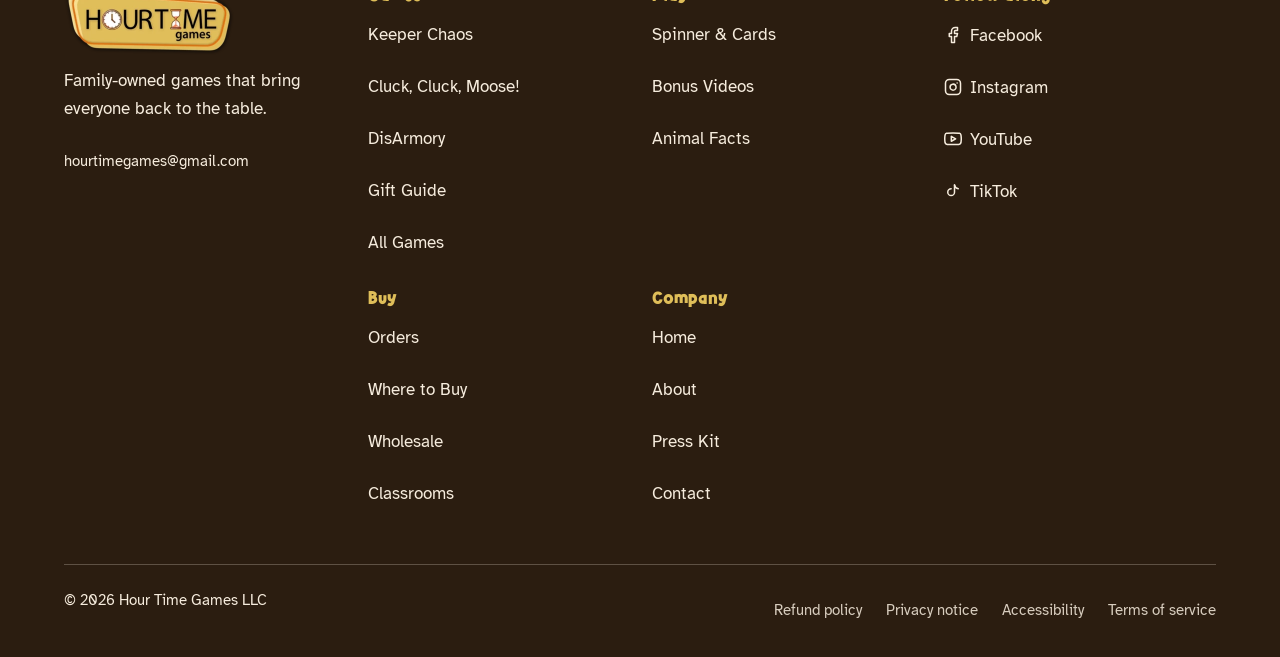
<file: shop/policies/terms-of-service/index.html>
<!DOCTYPE html><html lang="en-US" data-colorway="d"><head><meta charset="utf-8"><script>document.documentElement.classList.add("js");document.addEventListener("DOMContentLoaded",function(){var cards=Array.prototype.slice.call(document.querySelectorAll(".settle"));if(!("IntersectionObserver"in window)||!cards.length){cards.forEach(function(c){c.classList.add("is-in")});return}var io=new IntersectionObserver(function(entries){entries.filter(function(e){return e.isIntersecting}).forEach(function(e,i){e.target.style.transitionDelay=Math.min(i,4)*70+"ms";e.target.classList.add("is-in");io.unobserve(e.target)})},{rootMargin:"0px 0px -80px 0px",threshold:0});cards.forEach(function(c){io.observe(c)});setTimeout(function(){cards.forEach(function(c,i){if(!c.classList.contains("is-in")){c.style.transitionDelay=Math.min(i,6)*60+"ms";c.classList.add("is-in");io.unobserve(c)}})},3e3)});
</script><meta name="viewport" content="width=device-width, initial-scale=1"><title>Terms of service | Hour Time Games</title><meta name="description" content="The terms of service for shopping direct with Hour Time Games: what you agree to when you place an order, and what we agree to when we fulfil it."><meta name="robots" content="index, follow"><link rel="canonical" href="https://store.hourtimegames.com/shop/policies/terms-of-service/"><script type="application/ld+json">{"@context":"https://schema.org","@type":"Organization","name":"Hour Time Games LLC","alternateName":"Hour Time Games","foundingDate":"2023-09-22","url":"https://store.hourtimegames.com/","logo":"https://store.hourtimegames.com/assets/logo-new.webp","sameAs":["https://facebook.com/profile.php?id=61562426546951","https://instagram.com/hourtimegames","https://youtube.com/@hourtimegames/videos","https://tiktok.com/@hourtimegames"]}</script><script type="application/ld+json">{"@context":"https://schema.org","@type":"BreadcrumbList","itemListElement":[{"@type":"ListItem","position":1,"name":"Shop","item":"https://store.hourtimegames.com/shop/"},{"@type":"ListItem","position":2,"name":"Terms of service"}]}</script><script>window.htgTrack=window.htgTrack||function(){};
</script><link rel="preload" as="font" type="font/woff2" href="/assets/alphakind.woff2" crossorigin><link rel="preload" as="font" type="font/woff2" href="/assets/dinosaur.woff2" crossorigin><style>@font-face{font-family:Alphakind;src:url(/assets/alphakind.woff2)format("woff2");font-weight:400 700;font-display:swap}@font-face{font-family:Dinosaur;src:url(/assets/dinosaur.woff2)format("woff2");font-weight:400 700;font-display:swap}@font-face{font-family:Alphakind;src:url(/assets/glyph-patch.woff2)format("woff2");unicode-range:U+2013-2014,U+AE;ascent-override:96.9%;descent-override:22.2%;line-gap-override:2.8%;font-weight:400 700;font-display:swap}@font-face{font-family:Dinosaur;src:url(/assets/glyph-patch.woff2)format("woff2");unicode-range:U+2013-2014,U+AE;ascent-override:110%;descent-override:30%;line-gap-override:0%;font-weight:400 700;font-display:swap}</style><link rel="icon" type="image/png" href="/assets/favicon-new.png"><link rel="apple-touch-icon" href="/assets/apple-touch-icon-new.png"><link rel="manifest" href="/manifest.webmanifest"><meta name="theme-color" content="#fbedbc"><link rel="stylesheet" href="/colorway-d.css"><meta property="og:title" content="Terms of service | Hour Time Games"><meta property="og:description" content="The terms of service for shopping direct with Hour Time Games: what you agree to when you place an order, and what we agree to when we fulfil it."><meta property="og:image" content="https://store.hourtimegames.com/assets/og-home.jpg"><meta property="og:image:alt" content="Hour Time Games — &quot;Quick games, lasting memories!&quot; with the Keeper Chaos, Cluck, Cluck, Moose! and DisArmory boxes"><meta property="og:type" content="website"><meta property="og:site_name" content="Hour Time Games"><meta property="og:locale" content="en_US"><meta property="og:url" content="https://store.hourtimegames.com/shop/policies/terms-of-service/"><meta name="twitter:card" content="summary_large_image"><link rel="stylesheet" href="/_astro/BaseLayout.DQX25uO4.css"><style>.policy[data-astro-cid-5iee43qg]{padding-block:var(--space-strip)}.policy-crumb[data-astro-cid-5iee43qg]{font-family:var(--font-kicker);letter-spacing:.06em;text-transform:uppercase;color:var(--ink-soft);align-items:center;gap:var(--space-2);margin-bottom:var(--space-6);font-size:.9rem;display:flex}.policy-crumb[data-astro-cid-5iee43qg] a[data-astro-cid-5iee43qg]{color:var(--rust)}.policy-body[data-astro-cid-5iee43qg]{max-width:var(--measure);margin-top:var(--space-6)}.policy-body[data-astro-cid-5iee43qg] p{margin:0 0 var(--space-4)}.policy-body[data-astro-cid-5iee43qg] strong{font-weight:700}.policy-body[data-astro-cid-5iee43qg] a{color:var(--rust)}.policy-body[data-astro-cid-5iee43qg] strong{margin-top:var(--space-2);display:inline-block}.policy-body[data-astro-cid-5iee43qg] ul,.policy-body[data-astro-cid-5iee43qg] ol{margin:0 0 var(--space-4);padding-left:var(--space-6)}.policy-body[data-astro-cid-5iee43qg] li{margin-bottom:var(--space-2)}.policy-more[data-astro-cid-5iee43qg]{gap:var(--space-2) var(--space-4);margin-top:var(--space-6);padding-top:var(--space-4);border-top:1px solid var(--paper-dark);font-family:var(--font-kicker);flex-wrap:wrap;font-size:.9rem;display:flex}.policy-more[data-astro-cid-5iee43qg] a[data-astro-cid-5iee43qg]{color:var(--rust)}.policy-ask[data-astro-cid-5iee43qg]{max-width:var(--measure);margin-top:var(--space-4);color:var(--ink-soft);font-size:.9rem}.policy-nav[data-astro-cid-5iee43qg]{gap:var(--space-3);margin-top:var(--space-6);flex-wrap:wrap;display:flex}</style><link rel="stylesheet" href="/_astro/Cart.xndlLeaG.css"></head><body><a class="skip-link" href="#main-content">Skip to main content</a><header class="site-header" data-astro-cid-nen7h5rs><div class="wrap header-row" data-astro-cid-nen7h5rs><a class="brand" href="/shop/" data-astro-cid-nen7h5rs><img src="/assets/logo-new.webp" alt="Hour Time Games, home" width="140" height="57" data-astro-cid-nen7h5rs></a><a class="btn btn-sm mobile-buy cart-link" href="/shop/#cart" data-cart-link aria-label="Cart" data-astro-cid-nen7h5rs>Cart<span class="cart-link__count" data-cart-count hidden data-astro-cid-nen7h5rs></span></a><button class="nav-toggle" type="button" aria-expanded="false" aria-controls="site-nav" data-astro-cid-nen7h5rs><span class="nav-toggle-bars" aria-hidden="true" data-astro-cid-nen7h5rs></span><span class="nav-toggle-label" data-astro-cid-nen7h5rs>Menu</span></button><div class="nav-scrim" aria-hidden="true" data-astro-cid-nen7h5rs></div><nav id="site-nav" class="site-nav" aria-label="Main" data-astro-cid-nen7h5rs><ul data-astro-cid-nen7h5rs><li data-astro-cid-nen7h5rs><a href="/shop/" data-astro-cid-nen7h5rs>Shop</a></li><li class="has-sub" data-astro-cid-nen7h5rs><button class="sub-toggle" type="button" aria-expanded="false" aria-controls="store-products-sub" data-astro-cid-nen7h5rs>Games<svg class="icon sub-caret" width="12" height="12" viewBox="0 0 24 24" fill="none" stroke="currentColor" stroke-linecap="round" stroke-linejoin="round" aria-hidden="true" data-astro-cid-nen7h5rs><path d="m6 9 6 6 6-6" data-astro-cid-nen7h5rs></path></svg></button><ul id="store-products-sub" class="sub-menu" data-astro-cid-nen7h5rs><li data-astro-cid-nen7h5rs><a href="/shop/keeper-chaos/" data-astro-cid-nen7h5rs>Keeper Chaos</a></li><li data-astro-cid-nen7h5rs><a href="/shop/cluck-cluck-moose/" data-astro-cid-nen7h5rs>Cluck, Cluck, Moose!</a></li><li data-astro-cid-nen7h5rs><a href="/shop/disarmory/" data-astro-cid-nen7h5rs>DisArmory</a></li></ul></li><li class="has-sub" data-astro-cid-nen7h5rs><button class="sub-toggle" type="button" aria-expanded="false" aria-controls="store-explore-sub" data-astro-cid-nen7h5rs>Hour Time Games<svg class="icon sub-caret" width="12" height="12" viewBox="0 0 24 24" fill="none" stroke="currentColor" stroke-linecap="round" stroke-linejoin="round" aria-hidden="true" data-astro-cid-nen7h5rs><path d="m6 9 6 6 6-6" data-astro-cid-nen7h5rs></path></svg></button><ul id="store-explore-sub" class="sub-menu" data-astro-cid-nen7h5rs><li data-astro-cid-nen7h5rs><a href="https://www.hourtimegames.com/" rel="external noopener" data-astro-cid-nen7h5rs>Home</a></li><li data-astro-cid-nen7h5rs><a href="https://www.hourtimegames.com/games/" rel="external noopener" data-astro-cid-nen7h5rs>All Games</a></li><li data-astro-cid-nen7h5rs><a href="https://www.hourtimegames.com/where-to-buy/" rel="external noopener" data-astro-cid-nen7h5rs>Where to Buy</a></li><li data-astro-cid-nen7h5rs><a href="https://www.hourtimegames.com/play/" rel="external noopener" data-astro-cid-nen7h5rs>Play Spinner &amp; Cards</a></li><li data-astro-cid-nen7h5rs><a href="https://www.hourtimegames.com/bonus/" rel="external noopener" data-astro-cid-nen7h5rs>Bonus Videos</a></li><li data-astro-cid-nen7h5rs><a href="https://www.hourtimegames.com/animal-facts/" rel="external noopener" data-astro-cid-nen7h5rs>Animal Facts</a></li><li data-astro-cid-nen7h5rs><a href="https://www.hourtimegames.com/wholesale/" rel="external noopener" data-astro-cid-nen7h5rs>Wholesale</a></li></ul></li><script type="module" src="/_astro/CartBadge.astro_astro_type_script_index_0_lang.Cj0iWwWM.js"></script><style>{`
            .cart-link__count::before { content: ' ('; }
            .cart-link__count::after  { content: ')'; }
          `}</style><li class="nav-cta" data-astro-cid-nen7h5rs><a class="btn btn-sm cart-link" href="/shop/#cart" data-cart-link aria-label="Cart" data-astro-cid-nen7h5rs>Cart<span class="cart-link__count" data-cart-count hidden data-astro-cid-nen7h5rs></span></a></li></ul></nav></div></header><script type="module">var e=document.querySelector(`.nav-toggle`),t=document.getElementById(`site-nav`),n=e?.querySelector(`.nav-toggle-label`),r=()=>e?.getAttribute(`aria-expanded`)===`true`,i=document.querySelector(`.nav-scrim`);function a(r2){e?.setAttribute(`aria-expanded`,String(r2)),t?.classList.toggle(`is-open`,r2),e?.classList.toggle(`is-open`,r2),i?.classList.toggle(`is-open`,r2),document.body.classList.toggle(`menu-open`,r2),n&&(n.textContent=r2?`Close`:`Menu`),l(r2),o(r2)}function o(e2){if(!t)return;if(!e2){t.style.maxHeight=``;return}let n2=document.querySelector(`.site-header`),r2=n2?n2.getBoundingClientRect().bottom:0;t.style.maxHeight=`${Math.max(160,window.innerHeight-r2)}px`}window.addEventListener(`resize`,()=>{r()&&o(true)});var s=()=>[...document.body.children].filter(e2=>e2!==t&&!e2.contains(t)&&!e2.classList.contains(`nav-scrim`)),c=`inert`in HTMLElement.prototype;function l(e2){if(c)for(let t2 of s())t2.inert=e2}var u=`a[href], button:not([disabled]), input:not([disabled]), summary, [tabindex]:not([tabindex="-1"])`;document.addEventListener(`keydown`,n2=>{if(n2.key!==`Tab`||!r()||c)return;let i2=[e,...[...t.querySelectorAll(u)].filter(e2=>e2.offsetParent!==null)];if(!i2.length)return;let a2=i2[0],o2=i2[i2.length-1];n2.shiftKey&&document.activeElement===a2?(n2.preventDefault(),o2.focus()):!n2.shiftKey&&document.activeElement===o2&&(n2.preventDefault(),a2.focus())}),e?.addEventListener(`click`,()=>a(!r())),document.addEventListener(`keydown`,t2=>{t2.key===`Escape`&&r()&&(a(false),e?.focus())}),document.addEventListener(`click`,n2=>{if(!r())return;let i2=n2.target;!t?.contains(i2)&&!e?.contains(i2)&&a(false)}),t?.addEventListener(`click`,e2=>{e2.target.closest(`a`)&&a(false)});var d=[...document.querySelectorAll(`.sub-toggle`)].map(e2=>({btn:e2,menu:document.getElementById(e2.getAttribute(`aria-controls`))})),f=e2=>e2.btn.getAttribute(`aria-expanded`)===`true`;function p(e2,t2){e2.btn.setAttribute(`aria-expanded`,String(t2)),e2.menu.classList.toggle(`is-open`,t2)}d.forEach(e2=>{e2.btn.addEventListener(`click`,()=>{let t2=!f(e2);d.forEach(n2=>p(n2,n2===e2&&t2))})}),document.addEventListener(`keydown`,e2=>{if(e2.key!==`Escape`||r())return;let t2=d.find(f);t2&&(p(t2,false),t2.btn.focus())}),document.addEventListener(`click`,e2=>{let t2=e2.target;d.forEach(e3=>{f(e3)&&!e3.menu.contains(t2)&&!e3.btn.contains(t2)&&p(e3,false)})});
</script><main id="main-content"><div class="wrap policy" data-astro-cid-5iee43qg><nav class="policy-crumb" aria-label="Breadcrumb" data-astro-cid-5iee43qg><a href="/shop/" data-astro-cid-5iee43qg>Shop</a><span aria-hidden="true" data-astro-cid-5iee43qg>&rsaquo;</span><span aria-current="page" data-astro-cid-5iee43qg>Terms of service</span></nav><h1 class="section-title" data-astro-cid-5iee43qg>Terms of service</h1><div class="policy-body" data-astro-cid-5iee43qg><p><strong>OVERVIEW</strong> <br>This website is operated by Hour Time Games. Throughout the site, the terms “we”, “us” and “our” refer to Hour Time Games. Hour Time Games offers this website, including all information, tools and Services available from this site to you, the user, conditioned upon your acceptance of all terms, conditions, policies and notices stated here. <br><br>By visiting our site and/or purchasing something from us, you engage in our “Service” and agree to be bound by the following terms and conditions (“Terms of Service”, “Terms”). These Terms of Service apply to all users of the site, including without limitation users who are browsers, vendors, customers, merchants, and/ or contributors of content. <br><br>Please read these Terms of Service carefully before accessing or using our website. By accessing or using any part of the site, you agree to be bound by these Terms of Service. If you do not agree to all the terms and conditions of this agreement, then you may not access the website or use any Services. If these Terms of Service are considered an offer, acceptance is expressly limited to these Terms of Service. <br><br>Any new features or tools which are added to the current store shall also be subject to the Terms of Service. You can review the most current version of the Terms of Service at any time on this page. We reserve the right to update, change or replace any part of these Terms of Service by posting updates and/or changes to our website. It is your responsibility to check this page periodically for changes. Your continued use of or access to the website following the posting of any changes constitutes acceptance of those changes. <br><br>Our store is hosted on Shopify Inc. They provide us with the online e-commerce platform that allows us to sell our products and Services to you. <br><br><strong>SECTION 1 - ONLINE STORE TERMS</strong> <br>By agreeing to these Terms of Service, you represent that you are at least the age of majority in your state or province of residence, or that you are the age of majority in your state or province of residence and you have given us your consent to allow any of your minor dependents to use this site. <br>You may not use our products for any illegal or unauthorized purpose nor may you, in the use of the Service, violate any laws in your jurisdiction (including but not limited to copyright laws). <br>You must not transmit any worms or viruses or any code of a destructive nature. <br>A breach or violation of any of the Terms will result in an immediate termination of your Services. <br><br><strong>SECTION 2 - GENERAL CONDITIONS</strong> <br>We reserve the right to refuse Service to anyone for any reason at any time. <br>You understand that your content (not including credit card information), may be transferred unencrypted and involve (a) transmissions over various networks; and (b) changes to conform and adapt to technical requirements of connecting networks or devices. Credit card information is always encrypted during transfer over networks. <br>You agree not to reproduce, duplicate, copy, sell, resell or exploit any portion of the Service, use of the Service, or access to the Service or any contact on the website through which the Service is provided, without express written permission by us. <br>The headings used in this agreement are included for convenience only and will not limit or otherwise affect these Terms. <br><br><strong>SECTION 3 - ACCURACY, COMPLETENESS AND TIMELINESS OF INFORMATION</strong> <br>We are not responsible if information made available on this site is not accurate, complete or current. The material on this site is provided for general information only and should not be relied upon or used as the sole basis for making decisions without consulting primary, more accurate, more complete or more timely sources of information. Any reliance on the material on this site is at your own risk. <br>This site may contain certain historical information. Historical information, necessarily, is not current and is provided for your reference only. We reserve the right to modify the contents of this site at any time, but we have no obligation to update any information on our site. You agree that it is your responsibility to monitor changes to our site. <br><br><strong>SECTION 4 - MODIFICATIONS TO THE SERVICE AND PRICES</strong> <br>Prices for our products are subject to change without notice. <br>We reserve the right at any time to modify or discontinue the Service (or any part or content thereof) without notice at any time. <br>We shall not be liable to you or to any third-party for any modification, price change, suspension or discontinuance of the Service. <br><br><strong>SECTION 5 - PRODUCTS OR SERVICES (if applicable)</strong> <br>Certain products or Services may be available exclusively online through the website. These products or Services may have limited quantities and are subject to return or exchange only according to our Refund Policy: <a href="/shop/policies/refund-policy/">https://hourtimegames.net/policies/refund-policy</a><br>We have made every effort to display as accurately as possible the colors and images of our products that appear at the store. We cannot guarantee that your computer monitor's display of any color will be accurate. <br>We reserve the right, but are not obligated, to limit the sales of our products or Services to any person, geographic region or jurisdiction. We may exercise this right on a case-by-case basis. We reserve the right to limit the quantities of any products or Services that we offer. All descriptions of products or product pricing are subject to change at anytime without notice, at the sole discretion of us. We reserve the right to discontinue any product at any time. Any offer for any product or Service made on this site is void where prohibited. <br>We do not warrant that the quality of any products, Services, information, or other material purchased or obtained by you will meet your expectations, or that any errors in the Service will be corrected. <br><br><strong>SECTION 6 - ACCURACY OF BILLING AND ACCOUNT INFORMATION</strong> <br>We reserve the right to refuse any order you place with us. We may, in our sole discretion, limit or cancel quantities purchased per person, per household or per order. These restrictions may include orders placed by or under the same customer account, the same credit card, and/or orders that use the same billing and/or shipping address. In the event that we make a change to or cancel an order, we may attempt to notify you by contacting the e‑mail and/or billing address/phone number provided at the time the order was made. We reserve the right to limit or prohibit orders that, in our sole judgment, appear to be placed by dealers, resellers or distributors. <br><br>You agree to provide current, complete and accurate purchase and account information for all purchases made at our store. You agree to promptly update your account and other information, including your email address and credit card numbers and expiration dates, so that we can complete your transactions and contact you as needed. <br><br>For more details, please review our Refund Policy: <a href="/shop/policies/refund-policy/">https://hourtimegames.net/policies/refund-policy</a><br><br><strong>SECTION 7 - OPTIONAL TOOLS</strong> <br>We may provide you with access to third-party tools over which we neither monitor nor have any control nor input. <br>You acknowledge and agree that we provide access to such tools ”as is” and “as available” without any warranties, representations or conditions of any kind and without any endorsement. We shall have no liability whatsoever arising from or relating to your use of optional third-party tools. <br>Any use by you of the optional tools offered through the site is entirely at your own risk and discretion and you should ensure that you are familiar with and approve of the terms on which tools are provided by the relevant third-party provider(s). <br>We may also, in the future, offer new Services and/or features through the website (including the release of new tools and resources). Such new features and/or Services shall also be subject to these Terms of Service. <br><br><strong>SECTION 8 - THIRD-PARTY LINKS</strong> <br>Certain content, products and Services available via our Service may include materials from third-parties. <br>Third-party links on this site may direct you to third-party websites that are not affiliated with us. We are not responsible for examining or evaluating the content or accuracy and we do not warrant and will not have any liability or responsibility for any third-party materials or websites, or for any other materials, products, or Services of third-parties. <br>We are not liable for any harm or damages related to the purchase or use of goods, Services, resources, content, or any other transactions made in connection with any third-party websites. Please review carefully the third-party's policies and practices and make sure you understand them before you engage in any transaction. Complaints, claims, concerns, or questions regarding third-party products should be directed to the third-party. <br><br><strong>SECTION 9 - USER COMMENTS, FEEDBACK AND OTHER SUBMISSIONS</strong> <br>If, at our request, you send certain specific submissions (for example contest entries) or without a request from us, you send creative ideas, suggestions, proposals, plans, or other materials, whether online, by email, by postal mail, or otherwise (collectively, 'comments'), you agree that we may, at any time, without restriction, edit, copy, publish, distribute, translate and otherwise use in any medium any comments that you forward to us. We are and shall be under no obligation (1) to maintain any comments in confidence; (2) to pay compensation for any comments; or (3) to respond to any comments. <br>We may, but have no obligation to, monitor, edit or remove content that we determine in our sole discretion to be unlawful, offensive, threatening, libelous, defamatory, pornographic, obscene or otherwise objectionable or violates any party’s intellectual property or these Terms of Service. <br>You agree that your comments will not violate any right of any third-party, including copyright, trademark, privacy, personality or other personal or proprietary right. You further agree that your comments will not contain libelous or otherwise unlawful, abusive or obscene material, or contain any computer virus or other malware that could in any way affect the operation of the Service or any related website. You may not use a false e‑mail address, pretend to be someone other than yourself, or otherwise mislead us or third-parties as to the origin of any comments. You are solely responsible for any comments you make and their accuracy. We take no responsibility and assume no liability for any comments posted by you or any third-party. <br><br><strong>SECTION 10 - PERSONAL INFORMATION</strong> <br>Your submission of personal information through the store is governed by our Privacy Policy, which can be viewed here: <a href="/shop/policies/privacy-policy/">https://hourtimegames.net/policies/privacy-policy</a><br><br><strong>SECTION 11 - ERRORS, INACCURACIES AND OMISSIONS</strong> <br>Occasionally there may be information on our site or in the Service that contains typographical errors, inaccuracies or omissions that may relate to product descriptions, pricing, promotions, offers, product shipping charges, transit times and availability. We reserve the right to correct any errors, inaccuracies or omissions, and to change or update information or cancel orders if any information in the Service or on any related website is inaccurate at any time without prior notice (including after you have submitted your order). <br>We undertake no obligation to update, amend or clarify information in the Service or on any related website, including without limitation, pricing information, except as required by law. No specified update or refresh date applied in the Service or on any related website, should be taken to indicate that all information in the Service or on any related website has been modified or updated. <br><br><strong>SECTION 12 - PROHIBITED USES</strong> <br>In addition to other prohibitions as set forth in the Terms of Service, you are prohibited from using the site or its content: (a) for any unlawful purpose; (b) to solicit others to perform or participate in any unlawful acts; (c) to violate any international, federal, provincial or state regulations, rules, laws, or local ordinances; (d) to infringe upon or violate our intellectual property rights or the intellectual property rights of others; (e) to harass, abuse, insult, harm, defame, slander, disparage, intimidate, or discriminate based on gender, sexual orientation, religion, ethnicity, race, age, national origin, or disability; (f) to submit false or misleading information; (g) to upload or transmit viruses or any other type of malicious code that will or may be used in any way that will affect the functionality or operation of the Service or of any related website, other websites, or the Internet; (h) to collect or track the personal information of others; (i) to spam, phish, pharm, pretext, spider, crawl, or scrape; (j) for any obscene or immoral purpose; or (k) to interfere with or circumvent the security features of the Service or any related website, other websites, or the Internet. We reserve the right to terminate your use of the Service or any related website for violating any of the prohibited uses. <br><br><strong>SECTION 13 - DISCLAIMER OF WARRANTIES; LIMITATION OF LIABILITY</strong> <br>We do not guarantee, represent or warrant that your use of our Service will be uninterrupted, timely, secure or error-free. <br>We do not warrant that the results that may be obtained from the use of the Service will be accurate or reliable. <br>You agree that from time to time we may remove the Service for indefinite periods of time or cancel the Service at any time, without notice to you. <br>You expressly agree that your use of, or inability to use, the Service is at your sole risk. The Service and all products and Services delivered to you through the Service are (except as expressly stated by us) provided 'as is' and 'as available' for your use, without any representation, warranties or conditions of any kind, either express or implied, including all implied warranties or conditions of merchantability, merchantable quality, fitness for a particular purpose, durability, title, and non-infringement. <br>In no case shall Hour Time Games, our directors, officers, employees, affiliates, agents, contractors, interns, suppliers, Service providers or licensors be liable for any injury, loss, claim, or any direct, indirect, incidental, punitive, special, or consequential damages of any kind, including, without limitation lost profits, lost revenue, lost savings, loss of data, replacement costs, or any similar damages, whether based in contract, tort (including negligence), strict liability or otherwise, arising from your use of any of the Service or any products procured using the Service, or for any other claim related in any way to your use of the Service or any product, including, but not limited to, any errors or omissions in any content, or any loss or damage of any kind incurred as a result of the use of the Service or any content (or product) posted, transmitted, or otherwise made available via the Service, even if advised of their possibility. Because some states or jurisdictions do not allow the exclusion or the limitation of liability for consequential or incidental damages, in such states or jurisdictions, our liability shall be limited to the maximum extent permitted by law. <br><br><strong>SECTION 14 - INDEMNIFICATION</strong> <br>You agree to indemnify, defend and hold harmless Hour Time Games and our parent, subsidiaries, affiliates, partners, officers, directors, agents, contractors, licensors, Service providers, subcontractors, suppliers, interns and employees, harmless from any claim or demand, including reasonable attorneys’ fees, made by any third-party due to or arising out of your breach of these Terms of Service or the documents they incorporate by reference, or your violation of any law or the rights of a third-party. <br><br><strong>SECTION 15 - SEVERABILITY</strong> <br>In the event that any provision of these Terms of Service is determined to be unlawful, void or unenforceable, such provision shall nonetheless be enforceable to the fullest extent permitted by applicable law, and the unenforceable portion shall be deemed to be severed from these Terms of Service, such determination shall not affect the validity and enforceability of any other remaining provisions. <br><br><strong>SECTION 16 - TERMINATION</strong> <br>The obligations and liabilities of the parties incurred prior to the termination date shall survive the termination of this agreement for all purposes. <br>These Terms of Service are effective unless and until terminated by either you or us. You may terminate these Terms of Service at any time by notifying us that you no longer wish to use our Services, or when you cease using our site. <br>If in our sole judgment you fail, or we suspect that you have failed, to comply with any term or provision of these Terms of Service, we also may terminate this agreement at any time without notice and you will remain liable for all amounts due up to and including the date of termination; and/or accordingly may deny you access to our Services (or any part thereof). <br><br><strong>SECTION 17 - ENTIRE AGREEMENT</strong> <br>The failure of us to exercise or enforce any right or provision of these Terms of Service shall not constitute a waiver of such right or provision. <br>These Terms of Service and any policies or operating rules posted by us on this site or in respect to the Service constitutes the entire agreement and understanding between you and us and governs your use of the Service, superseding any prior or contemporaneous agreements, communications and proposals, whether oral or written, between you and us (including, but not limited to, any prior versions of the Terms of Service). <br>Any ambiguities in the interpretation of these Terms of Service shall not be construed against the drafting party. <br><br><strong>SECTION 18 - GOVERNING LAW</strong> <br>These Terms of Service and any separate agreements whereby we provide you Services shall be governed by and construed in accordance with the laws of United States. <br><br><strong>SECTION 19 - CHANGES TO TERMS OF SERVICE</strong> <br>You can review the most current version of the Terms of Service at any time at this page. <br>We reserve the right, at our sole discretion, to update, change or replace any part of these Terms of Service by posting updates and changes to our website. It is your responsibility to check our website periodically for changes. Your continued use of or access to our website or the Service following the posting of any changes to these Terms of Service constitutes acceptance of those changes. <br><br><strong>SECTION 20 - CONTACT INFORMATION</strong> <br>Questions about the Terms of Service should be sent to us at hourtimegames@gmail.com. <br>Our contact information is posted below: hourtimegames@gmail.com<br></p></div><nav class="policy-more" aria-label="Other policies" data-astro-cid-5iee43qg><a href="/shop/policies/refund-policy/" data-astro-cid-5iee43qg>Refund policy</a><a href="/shop/policies/privacy-policy/" data-astro-cid-5iee43qg>Privacy policy</a><a href="/shop/policies/contact-information/" data-astro-cid-5iee43qg>Contact information</a></nav><p class="policy-ask" data-astro-cid-5iee43qg>Something not answered here? <a href="https://www.hourtimegames.com/contact/" data-astro-cid-5iee43qg>Ask us</a>. A person reads it.</p><nav class="policy-nav" data-astro-cid-5iee43qg><a class="btn btn-sm btn-primary" href="/shop/" data-astro-cid-5iee43qg>Back to the shop</a><a class="btn btn-sm" href="/shop/faq/" data-astro-cid-5iee43qg>Questions about ordering</a></nav><script type="application/json" data-cart-pairings>{"41503652282503":{"handle":"cluck-cluck-moose","title":"Cluck, Cluck, Moose!","image":"/assets/cluck-box-480.webp","alt":"Cluck, Cluck, Moose! card game box with a cartoon chicken and moose","variantId":"41864243150983"},"41864243150983":{"handle":"disarmory","title":"DisArmory","image":"/assets/disarmory-box-480.webp","alt":"DisArmory game box: two armored knights dueling in a green meadow on the lid, with the tagline Stockpile & Sabotage","variantId":"43497812721799"},"43497812721799":{"handle":"keeper-chaos","title":"Keeper Chaos","image":"/assets/keeper-box-480.webp","alt":"Keeper Chaos board game box with illustrated zoo animals and safari-hat logo","variantId":"41503652282503"}}</script><script type="application/json" data-ship-dates>{"43497812721799":"December 8, 2026"}</script><script type="application/json" data-off-general>{"41503652282503":"keeper-chaos"}</script><dialog class="cart" id="cart" data-cart-inline aria-labelledby="cart-heading" data-astro-cid-mxchjpe6><h2 class="cart__heading" id="cart-heading" tabindex="-1" data-cart-focus data-astro-cid-mxchjpe6>Your cart<span class="sr-only" data-cart-count-unit="sep" hidden data-astro-cid-mxchjpe6>, </span><span class="cart__count" data-cart-count hidden data-astro-cid-mxchjpe6>0</span><span class="sr-only" data-cart-count-unit="items" hidden data-astro-cid-mxchjpe6> items</span></h2><p class="cart__status" data-cart-status role="status" aria-live="polite" tabindex="-1" data-astro-cid-mxchjpe6></p><ul class="cart__rows" data-cart-rows aria-label="Items in your cart" data-astro-cid-mxchjpe6></ul><div class="cart__empty" data-cart-empty hidden data-astro-cid-mxchjpe6><p class="cart__empty-lead" data-astro-cid-mxchjpe6>Nothing in your cart yet.</p><ul class="cart__empty-links" data-astro-cid-mxchjpe6><li data-astro-cid-mxchjpe6><a href="/shop/keeper-chaos/" data-astro-cid-mxchjpe6>Keeper Chaos</a></li><li data-astro-cid-mxchjpe6><a href="/shop/cluck-cluck-moose/" data-astro-cid-mxchjpe6>Cluck, Cluck, Moose!</a></li><li data-astro-cid-mxchjpe6><a href="/shop/disarmory/" data-astro-cid-mxchjpe6>DisArmory</a></li></ul></div><div class="cart__summary" data-cart-summary data-astro-cid-mxchjpe6></div><div class="cart__cross" data-cart-cross hidden data-astro-cid-mxchjpe6><p class="cart__cross-label" data-astro-cid-mxchjpe6>Pairs well with</p><a class="cart__cross-link" data-cart-cross-link href="" data-astro-cid-mxchjpe6><img class="cart__cross-art" data-cart-cross-art alt="" width="64" height="64" loading="lazy" decoding="async" data-astro-cid-mxchjpe6><span class="cart__cross-name" data-cart-cross-name data-astro-cid-mxchjpe6></span></a></div><details class="cart__discount" data-astro-cid-mxchjpe6><summary data-astro-cid-mxchjpe6>Have a discount code?</summary><div class="cart__discount-body" data-astro-cid-mxchjpe6><label class="sr-only" for="cart-discount" data-astro-cid-mxchjpe6>Discount code</label><input id="cart-discount" type="text" name="discount" autocomplete="off" autocapitalize="characters" spellcheck="false" data-cart-discount placeholder="e.g. FAMILY10" data-astro-cid-mxchjpe6><p class="cart__discount-note" data-astro-cid-mxchjpe6>Applied at checkout, where the total is worked out.</p></div></details><button class="btn btn-primary cart__checkout" type="button" disabled data-cart-checkout data-astro-cid-mxchjpe6>Checkout</button><button class="btn cart__shop-pay" type="button" disabled data-cart-shop-pay data-astro-cid-mxchjpe6>Buy with Shop Pay</button><p class="cart__note" data-astro-cid-mxchjpe6>You finish your order on Shopify, where shipping and tax are worked out.</p><button type="button" class="cart__close" data-cart-close aria-label="Close cart" data-astro-cid-mxchjpe6><span aria-hidden="true" data-astro-cid-mxchjpe6>&times;</span></button></dialog><script type="module" src="/_astro/Cart.astro_astro_type_script_index_0_lang.D5vk8jWS.js"></script><script id="cart-catalogue" type="application/json">[{"handle":"keeper-chaos","title":"Keeper Chaos","image":"/assets/keeper-box-480.webp","imageAlt":"Keeper Chaos board game box with illustrated zoo animals and safari-hat logo"},{"handle":"cluck-cluck-moose","title":"Cluck, Cluck, Moose!","image":"/assets/cluck-box-480.webp","imageAlt":"Cluck, Cluck, Moose! card game box with a cartoon chicken and moose"},{"handle":"disarmory","title":"DisArmory","image":"/assets/disarmory-box-480.webp","imageAlt":"DisArmory game box: two armored knights dueling in a green meadow on the lid, with the tagline Stockpile & Sabotage"}]</script><script id="cart-identities" type="application/json">[{"handle":"keeper-chaos","title":"Keeper Chaos","image":"/assets/keeper-box-480.webp","imageAlt":"Keeper Chaos board game box with illustrated zoo animals and safari-hat logo"},{"handle":"cluck-cluck-moose","title":"Cluck, Cluck, Moose!","image":"/assets/cluck-box-480.webp","imageAlt":"Cluck, Cluck, Moose! card game box with a cartoon chicken and moose"},{"handle":"knock-knock","title":"Knock-Knock","image":"/assets/knock-knock.webp","imageAlt":"Knock-Knock game box mockup with a dark wooden door design"},{"handle":"disarmory","title":"DisArmory","image":"/assets/disarmory-box-480.webp","imageAlt":"DisArmory game box: two armored knights dueling in a green meadow on the lid, with the tagline Stockpile & Sabotage"}]</script></div></main><footer class="site-footer" data-astro-cid-jo6i4kqk><div class="wrap footer-grid" data-astro-cid-jo6i4kqk><div data-astro-cid-jo6i4kqk><img class="footer-logo" src="/assets/logo-new-footer.webp" alt="Hour Time Games" width="170" height="69" loading="lazy" data-astro-cid-jo6i4kqk><p class="footer-tag" data-astro-cid-jo6i4kqk>Family-owned games that bring everyone back to the table.</p><p class="footer-mail" data-astro-cid-jo6i4kqk><a href="mailto:hourtimegames@gmail.com" data-astro-cid-jo6i4kqk>hourtimegames@gmail.com</a></p></div><nav aria-label="Footer" data-astro-cid-jo6i4kqk><div class="footer-groups" data-astro-cid-jo6i4kqk><div data-astro-cid-jo6i4kqk><h3 class="footer-h" data-astro-cid-jo6i4kqk>Games</h3><ul data-astro-cid-jo6i4kqk><li data-astro-cid-jo6i4kqk><a href="/shop/keeper-chaos/" data-astro-cid-jo6i4kqk>Keeper Chaos</a></li><li data-astro-cid-jo6i4kqk><a href="/shop/cluck-cluck-moose/" data-astro-cid-jo6i4kqk>Cluck, Cluck, Moose!</a></li><li data-astro-cid-jo6i4kqk><a href="/shop/disarmory/" data-astro-cid-jo6i4kqk>DisArmory</a></li><li data-astro-cid-jo6i4kqk><a href="/shop/gift-guide/" data-astro-cid-jo6i4kqk>Gift Guide</a></li><li data-astro-cid-jo6i4kqk><a href="/shop/" data-astro-cid-jo6i4kqk>All Games</a></li></ul></div><div data-astro-cid-jo6i4kqk><h3 class="footer-h" data-astro-cid-jo6i4kqk>Play</h3><ul data-astro-cid-jo6i4kqk><li data-astro-cid-jo6i4kqk><a href="https://www.hourtimegames.com/play/" data-astro-cid-jo6i4kqk>Spinner &amp; Cards</a></li><li data-astro-cid-jo6i4kqk><a href="https://www.hourtimegames.com/bonus/" data-astro-cid-jo6i4kqk>Bonus Videos</a></li><li data-astro-cid-jo6i4kqk><a href="https://www.hourtimegames.com/animal-facts/" data-astro-cid-jo6i4kqk>Animal Facts</a></li></ul></div><div data-astro-cid-jo6i4kqk><h3 class="footer-h" data-astro-cid-jo6i4kqk>Buy</h3><ul data-astro-cid-jo6i4kqk><li data-astro-cid-jo6i4kqk><a href="https://shopify.com/58752565383/account" rel="external noopener" data-astro-cid-jo6i4kqk>Orders</a></li><li data-astro-cid-jo6i4kqk><a href="https://www.hourtimegames.com/where-to-buy/" data-astro-cid-jo6i4kqk>Where to Buy</a></li><li data-astro-cid-jo6i4kqk><a href="https://www.hourtimegames.com/wholesale/" data-astro-cid-jo6i4kqk>Wholesale</a></li><li data-astro-cid-jo6i4kqk><a href="https://www.hourtimegames.com/teachers/" data-astro-cid-jo6i4kqk>Classrooms</a></li></ul></div><div data-astro-cid-jo6i4kqk><h3 class="footer-h" data-astro-cid-jo6i4kqk>Company</h3><ul data-astro-cid-jo6i4kqk><li data-astro-cid-jo6i4kqk><a href="https://www.hourtimegames.com/" data-astro-cid-jo6i4kqk>Home</a></li><li data-astro-cid-jo6i4kqk><a href="https://www.hourtimegames.com/about/" data-astro-cid-jo6i4kqk>About</a></li><li data-astro-cid-jo6i4kqk><a href="https://www.hourtimegames.com/press/" data-astro-cid-jo6i4kqk>Press Kit</a></li><li data-astro-cid-jo6i4kqk><a href="https://www.hourtimegames.com/contact/" data-astro-cid-jo6i4kqk>Contact</a></li></ul></div></div></nav><div data-astro-cid-jo6i4kqk><h3 class="footer-h" data-astro-cid-jo6i4kqk>Follow along</h3><ul data-astro-cid-jo6i4kqk><li data-astro-cid-jo6i4kqk><a class="social-link no-ext-icon" href="https://facebook.com/profile.php?id=61562426546951" target="_blank" rel="external noopener" data-astro-cid-jo6i4kqk><svg class="icon" width="18" height="18" viewBox="0 0 24 24" fill="none" stroke="currentColor" stroke-linecap="round" stroke-linejoin="round" aria-hidden="true" data-astro-cid-jo6i4kqk><path d="M18 2h-3a5 5 0 0 0-5 5v3H7v4h3v8h4v-8h3l1-4h-4V7a1 1 0 0 1 1-1h3z"/></svg>Facebook<span class="sr-only"> (opens in a new tab)</span></a></li><li data-astro-cid-jo6i4kqk><a class="social-link no-ext-icon" href="https://instagram.com/hourtimegames" target="_blank" rel="external noopener" data-astro-cid-jo6i4kqk><svg class="icon" width="18" height="18" viewBox="0 0 24 24" fill="none" stroke="currentColor" stroke-linecap="round" stroke-linejoin="round" aria-hidden="true" data-astro-cid-jo6i4kqk><rect x="2" y="2" width="20" height="20" rx="5"/><path d="M16 11.37a4 4 0 1 1-7.9 1.17 4 4 0 0 1 7.9-1.17z"/><line x1="17.5" y1="6.5" x2="17.51" y2="6.5"/></svg>Instagram<span class="sr-only"> (opens in a new tab)</span></a></li><li data-astro-cid-jo6i4kqk><a class="social-link no-ext-icon" href="https://youtube.com/@hourtimegames/videos" target="_blank" rel="external noopener" data-astro-cid-jo6i4kqk><svg class="icon" width="18" height="18" viewBox="0 0 24 24" fill="none" stroke="currentColor" stroke-linecap="round" stroke-linejoin="round" aria-hidden="true" data-astro-cid-jo6i4kqk><path d="M22.54 6.42a2.78 2.78 0 0 0-1.94-2C18.88 4 12 4 12 4s-6.88 0-8.6.46a2.78 2.78 0 0 0-1.94 2A29 29 0 0 0 1 11.75a29 29 0 0 0 .46 5.33A2.78 2.78 0 0 0 3.4 19c1.72.46 8.6.46 8.6.46s6.88 0 8.6-.46a2.78 2.78 0 0 0 1.94-2 29 29 0 0 0 .46-5.25 29 29 0 0 0-.46-5.33z"/><polygon points="9.75 15.02 15.5 11.75 9.75 8.48"/></svg>YouTube<span class="sr-only"> (opens in a new tab)</span></a></li><li data-astro-cid-jo6i4kqk><a class="social-link no-ext-icon" href="https://tiktok.com/@hourtimegames" target="_blank" rel="external noopener" data-astro-cid-jo6i4kqk><svg class="icon" width="18" height="18" viewBox="0 0 24 24" fill="none" stroke="currentColor" stroke-linecap="round" stroke-linejoin="round" aria-hidden="true" data-astro-cid-jo6i4kqk><path d="M14 4v9.5a4.5 4.5 0 1 1-4.5-4.5"/><path d="M14 4c.5 2.6 2.4 4.6 5 5"/></svg>TikTok<span class="sr-only"> (opens in a new tab)</span></a></li></ul></div></div><div class="wrap footer-legal" data-astro-cid-jo6i4kqk><p data-astro-cid-jo6i4kqk>© 2026 Hour Time Games LLC</p><ul class="policy-links" data-astro-cid-jo6i4kqk><li data-astro-cid-jo6i4kqk><a href="https://store.hourtimegames.com/shop/policies/refund-policy/" data-astro-cid-jo6i4kqk>Refund policy</a></li><li data-astro-cid-jo6i4kqk><a href="https://www.hourtimegames.com/privacy/" rel="external noopener" data-astro-cid-jo6i4kqk>Privacy notice</a></li><li data-astro-cid-jo6i4kqk><a href="https://www.hourtimegames.com/accessibility/" rel="external noopener" data-astro-cid-jo6i4kqk>Accessibility</a></li><li data-astro-cid-jo6i4kqk><a href="https://store.hourtimegames.com/shop/policies/terms-of-service/" data-astro-cid-jo6i4kqk>Terms of service</a></li></ul></div></footer></body></html>
</file>
<file: colorway-d.css>
/* Colorway D — colorway C plus gradient atmosphere. Identical tokens to C;
   the only addition is soft directional gradients on ENVIRONMENT surfaces
   (page, hero, section bands, the green strip). Cards, buttons and controls
   stay flat: playful content, calm controls. All gradient endpoints are
   contrast-validated; interpolated values sit between validated endpoints
   by construction (worst pair 4.63, on a band that carries no green text). */

html[data-colorway='d'] {
  --paper: #f6dd90;
  --paper-dark: #cde6f1;
  --rust: #8c430d;
}

/* page: sunlight glow from the top, dot grain kept */
html[data-colorway='d'] body {
  background:
    radial-gradient(rgba(43, 29, 16, 0.04) 1.1px, transparent 1.1px) 0 0 / 26px 26px,
    linear-gradient(180deg, #fbedbc 0%, #f6dd90 420px),
    var(--paper);
}

/* hero: sunlight gradient — value-only within the yellow family (designer
   feedback: blue dissolving into yellow read as a muddled seam; the rule
   site-wide is now "gradients move value, never hue" — blue lives in its
   own bands, not blended into the sun) */
html[data-colorway='d'] .hero {
  background:
    radial-gradient(circle at 85% 65%, rgba(228, 112, 37, 0.1), transparent 45%),
    linear-gradient(180deg, #fbedbc 0%, #f6dd90 100%);
}

/* sky bands become sky: light at the top, deeper toward the ground line */
html[data-colorway='d'] .story,
html[data-colorway='d'] .k-flavor,
html[data-colorway='d'] .c-goal-band {
  background: linear-gradient(180deg, #d5eaf4 0%, #bcdeed 100%);
}

/* green strip: gentle top-light so the panel reads dimensional */
html[data-colorway='d'] .play-grid {
  background: linear-gradient(180deg, #387b3d 0%, #2b6230 100%);
}

/* kickers: white pills, sky pop on page heroes (same as C) */
/* The section label is typography-only as of 2026-08-16 (see .kicker in
   global.css — tier 3 of the chrome system). These rules existed to tint the
   pill; with no pill they were painting a white/sky box behind the label,
   which left the cream label on the green band at 1.17:1 — invisible. */
html[data-colorway='d'] .kicker {
  background: none;
}



/* single filled CTA (same as C) */
html[data-colorway='d'] .nav-cta .btn-play {
  background: var(--card);
  color: var(--green);
}

html[data-colorway='d'] .nav-cta .btn-play:hover,
html[data-colorway='d'] .nav-cta .btn-play:focus-visible {
  background: var(--green);
  color: #fff;
}

html[data-colorway='d'] .site-header {
  background: #fbedbc; /* matches the page gradient's top so the sticky
                          header blends with the sunlight instead of cutting it */
}
</file>
<file: _astro/BaseLayout.DQX25uO4.css>
@font-face{font-family:Atkinson Hyperlegible;font-style:normal;font-display:swap;font-weight:400;src:url(/_astro/atkinson-hyperlegible-latin-ext-400-normal.DRk46D-x.woff2)format("woff2"),url(/_astro/atkinson-hyperlegible-latin-ext-400-normal.Bbz-b3yf.woff)format("woff");unicode-range:U+100-2BA,U+2BD-2C5,U+2C7-2CC,U+2CE-2D7,U+2DD-2FF,U+304,U+308,U+329,U+1D00-1DBF,U+1E00-1E9F,U+1EF2-1EFF,U+2020,U+20A0-20AB,U+20AD-20C0,U+2113,U+2C60-2C7F,U+A720-A7FF}@font-face{font-family:Atkinson Hyperlegible;font-style:normal;font-display:swap;font-weight:400;src:url(/_astro/atkinson-hyperlegible-latin-400-normal.BrHNak5F.woff2)format("woff2"),url(/_astro/atkinson-hyperlegible-latin-400-normal.BbWidj28.woff)format("woff");unicode-range:U+??,U+131,U+152-153,U+2BB-2BC,U+2C6,U+2DA,U+2DC,U+304,U+308,U+329,U+2000-206F,U+20AC,U+2122,U+2191,U+2193,U+2212,U+2215,U+FEFF,U+FFFD}@font-face{font-family:Atkinson Hyperlegible;font-style:normal;font-display:swap;font-weight:700;src:url(/_astro/atkinson-hyperlegible-latin-ext-700-normal.BoVPHkS0.woff2)format("woff2"),url(/_astro/atkinson-hyperlegible-latin-ext-700-normal.CKkU2Dpt.woff)format("woff");unicode-range:U+100-2BA,U+2BD-2C5,U+2C7-2CC,U+2CE-2D7,U+2DD-2FF,U+304,U+308,U+329,U+1D00-1DBF,U+1E00-1E9F,U+1EF2-1EFF,U+2020,U+20A0-20AB,U+20AD-20C0,U+2113,U+2C60-2C7F,U+A720-A7FF}@font-face{font-family:Atkinson Hyperlegible;font-style:normal;font-display:swap;font-weight:700;src:url(/_astro/atkinson-hyperlegible-latin-700-normal.GZI4o3u0.woff2)format("woff2"),url(/_astro/atkinson-hyperlegible-latin-700-normal.BK6Glc0m.woff)format("woff");unicode-range:U+??,U+131,U+152-153,U+2BB-2BC,U+2C6,U+2DA,U+2DC,U+304,U+308,U+329,U+2000-206F,U+20AC,U+2122,U+2191,U+2193,U+2212,U+2215,U+FEFF,U+FFFD}:root{--paper:#fbf5ea;--card:#fff;--ink:#2b1d10;--ink-soft:#5c4a38;--orange:#e47025;--orange-soft:#f9ddc6;--rust:#9a4a0e;--green:#2f6b33;--green-soft:#bfe3b4;--yellow:#dfbe59;--cluck-red:#b3271e;--paper-dark:#f2e8d5;--accent-buy:var(--orange);--accent-buy-ink:var(--ink);--accent-buy-hover:#f0863c;--sale:#b23a2e;--preorder:#3b4fa8;--warn:#8a5a00;--rule:color-mix(in srgb, var(--ink) 12%, transparent);--game-keeper:#2f7d4f;--game-cluck:#d9622b;--game-disarmory:#5a3d7a;--font-display:"Alphakind", "Trebuchet MS", sans-serif;--font-kicker:"Dinosaur", "Alphakind", "Trebuchet MS", sans-serif;--font-body:"Myriad Pro", "Atkinson Hyperlegible", sans-serif;--text-base:1.0625rem;--radius-lg:22px;--radius-md:14px;--radius-pill:999px;--border-ink:2px solid var(--ink);--shadow-token:4px 4px 0 var(--ink);--shadow-token-sm:3px 3px 0 var(--ink);--shadow-lift:0 14px 34px -18px #2b1d1073;--h1-product:clamp(2.5rem, 5.5vw, 3.8rem);--h1-page:clamp(2.3rem, 5vw, 3.4rem);--text-lead:clamp(1.25rem, 1.45vw + .85rem, 1.5rem);--text-lead-sub:calc(var(--text-lead) * .92);--text-subhead:1.35rem;--measure:50ch;--card-pad:clamp(var(--space-4), 5vw, var(--space-6));--card-gap:var(--space-3);--space-1:.25rem;--space-2:.5rem;--space-3:.75rem;--space-4:1rem;--space-6:1.5rem;--space-8:2rem;--space-12:3rem;--space-section:clamp(3.5rem, 8vw, 6rem);--space-hero:clamp(2.5rem, 6vw, 4.5rem);--space-strip:clamp(2rem, 5vw, 3.5rem);--space-pocket:calc(var(--space-section) * .8);--content-max:72rem;--band-reference:var(--card);--band-proof:var(--orange-soft);--band-more:var(--paper-dark);--ease-pop:cubic-bezier(.34, 1.56, .64, 1);--dur:.18s;--ext-arrow:url("data:image/svg+xml,%3Csvg xmlns='http://www.w3.org/2000/svg' viewBox='0 0 24 24'%3E%3Cpath d='M14 3h7v7h-2V6.41l-9.29 9.3-1.42-1.42 9.3-9.29H14V3z'/%3E%3Cpath d='M19 19H5V5h6V3H5a2 2 0 0 0-2 2v14a2 2 0 0 0 2 2h14a2 2 0 0 0 2-2v-6h-2v6z'/%3E%3C/svg%3E")}*,:before,:after{box-sizing:border-box}html{scroll-behavior:smooth}body{background:radial-gradient(#2b1d100d 1.1px, transparent 1.1px) 0 0 / 26px 26px, var(--paper);color:var(--ink);font-family:var(--font-body);font-size:var(--text-base);-webkit-font-smoothing:antialiased;margin:0;line-height:1.6}figure{margin:0}img{max-width:100%;height:auto;display:block}h1,h2,h3{font-family:var(--font-display);text-wrap:balance;margin:0 0 .5em;font-weight:600;line-height:1.12}@supports (text-box:trim-both cap alphabetic) and (padding-top:calc((1lh - 1cap) / 2)){h1,h2,h3{text-box:trim-both cap alphabetic;padding-block:calc(.5lh - .5cap)}}p{max-width:var(--measure);margin:0 0 1em}a{color:var(--rust);text-underline-offset:3px}a:hover{color:var(--ink)}a[target=_blank]:not(.btn):not(.no-ext-icon):after{content:"";opacity:.72;width:.68em;height:.68em;-webkit-mask:var(--ext-arrow) center / contain no-repeat;mask:var(--ext-arrow) center / contain no-repeat;background-color:currentColor;margin-left:.25em;display:inline-block}:focus-visible{outline:3px solid var(--rust);outline-offset:3px;border-radius:4px}iframe:focus,iframe:focus-within{outline:3px solid var(--rust);outline-offset:-3px}::selection{background:var(--yellow);color:var(--ink)}html:has(body.menu-open),html:has(body.modal-open),body.menu-open,body.modal-open{overscroll-behavior:none;overflow:hidden}.skip-link{z-index:100;background:var(--ink);color:#fff;padding:var(--space-3) var(--space-4);border-radius:var(--radius-pill);font-family:var(--font-display);transition:top var(--dur) ease;text-decoration:none;position:absolute;top:-4rem;left:1rem}.skip-link:focus-visible{color:#fff;top:1rem}[id]{scroll-margin-top:6rem}.wrap{width:min(var(--content-max), 100% - min(2.5rem, 44px));margin-inline:auto}.section{padding-block:var(--space-section)}.section.page-head{padding-block:var(--space-hero) 0}.section.page-head+.section{padding-top:var(--space-strip)}.section.page-head .page-jumps{margin-bottom:var(--space-strip)}@media (width<=600px){.page-jumps-stack .btn{flex:100%;min-width:0}}.section.page-head.head-flush .sub-lead:last-child{margin-bottom:0}.collection{grid-template-columns:repeat(auto-fit, minmax(min(var(--collection-min,100%), 100%), 1fr));display:grid}.collection-flow{flex-wrap:wrap;justify-content:center;display:flex}.collection-flow>*{flex:1 1 var(--collection-min,100%);max-width:var(--collection-max,none);min-width:0}.kicker{box-shadow:none;font-family:var(--font-kicker);letter-spacing:.09em;text-transform:uppercase;color:var(--rust);margin-bottom:var(--space-3);background:0 0;border:0;padding:0;font-size:.9rem;font-weight:600;display:block}.section-title{font-size:clamp(1.9rem,4.5vw,2.9rem)}h1.section-title{font-size:var(--h1-page)}.sub-lead{font-size:var(--text-lead);max-width:var(--measure)}.page-jumps{gap:var(--space-2);margin-top:var(--space-6);flex-wrap:wrap;display:flex}.page-jumps .btn{box-shadow:var(--shadow-token-sm)}.btn{justify-content:center;align-items:center;gap:var(--space-2);min-height:48px;line-height:1.6;font-family:var(--font-display);color:var(--ink);background:var(--card);border:var(--border-ink);border-radius:var(--radius-pill);box-shadow:var(--shadow-token);cursor:pointer;transition:transform var(--dur) var(--ease-pop), box-shadow var(--dur) ease;padding:calc(.65rem + .03em) min(1.5rem,30px) calc(.65rem - .03em);font-size:1.05rem;font-weight:600;text-decoration:none;display:inline-flex}.icon{--icon-cap:1;stroke-width:2px;flex:none}@supports (width:1cap){.icon{width:calc(var(--icon-cap) * 1cap);height:calc(var(--icon-cap) * 1cap)}}.sub-crosslinks{gap:var(--space-3);flex-wrap:wrap;display:flex}.contact-form{padding:var(--space-6) var(--space-6);gap:var(--space-4);grid-template-columns:minmax(0,1fr);display:grid}.field{gap:var(--space-1);display:grid}.lightbox{border:var(--border-ink);border-radius:var(--radius-lg);background:var(--paper);max-height:calc(100vh - 1.5rem);padding:0;overflow:auto}.video-length{color:var(--ink-soft);white-space:nowrap;font-weight:500}@media (hover:hover){.btn:hover{box-shadow:6px 6px 0 var(--ink);color:var(--ink);transform:translate(-2px,-2px)}}.btn:active{box-shadow:1px 1px 0 var(--ink);transform:translate(2px,2px)}.btn-primary{background:var(--orange)}.btn-play{background:var(--green);color:#fff}.btn-play:hover{color:#fff}.btn-on-dark:not(.btn-primary):not(.btn-play){color:#f6ecdd;background:#f6ecdd24;border-color:#f6ecdd}.btn-on-dark{box-shadow:4px 4px #0000008c}@media (hover:hover){.btn-on-dark:hover{box-shadow:6px 6px #0000008c}.btn-on-dark:not(.btn-primary):not(.btn-play):hover{color:#f6ecdd}}.btn-on-dark:active{box-shadow:1px 1px #0000008c}.btn-sm{min-height:44px;padding:calc(.4rem + .03em) min(1.1rem,22px) calc(.4rem - .03em);font-size:.98rem}@media (width<=600px){.hero-actions .btn,.k-actions .btn{flex:100%;min-width:0}}.chips{align-content:flex-start;gap:var(--space-2);margin:0 0 var(--space-6);flex-wrap:wrap;padding:0;list-style:none;display:flex;container-type:inline-size}.chips li{white-space:nowrap;font-family:var(--font-display);background:var(--card);border:var(--border-ink);border-radius:var(--radius-pill);padding:var(--space-1) var(--space-4);box-shadow:var(--shadow-token-sm);font-size:.95rem;font-weight:500}@container (inline-size<8.7em){.chips li{white-space:normal}}@supports (text-box:trim-both cap alphabetic) and (padding-top:calc((1lh - 1cap) / 2)){.chips li{text-box:trim-both cap alphabetic;padding-block:calc(var(--space-1) + (1lh - 1cap) / 2)}}:root{--inset-x:min(var(--space-6), 30px)}h1,h2,h3,h4{overflow-wrap:break-word}.token-card{background:var(--card);border:var(--border-ink);border-radius:var(--radius-lg);box-shadow:var(--shadow-token), var(--shadow-lift);overflow:hidden}.intro-cols{gap:var(--space-12);flex-wrap:wrap;align-items:start;display:flex}.intro-cols>*{flex:1 1 var(--intro-text,26rem);min-width:0}.intro-cols>:last-child{flex-basis:var(--intro-figure,18rem)}.intro-trio{display:none}@media (width>=1100px){.intro-trio{gap:var(--space-4);grid-template-columns:repeat(3,1fr);align-items:end;margin:0;padding:0;list-style:none;display:grid}.intro-trio img{border-radius:var(--radius-md);width:100%;height:auto}}.game-hero{padding-block:var(--space-hero);border-bottom:var(--border-ink)}.card-stack{padding:var(--card-pad);gap:var(--card-gap);flex-direction:column;display:flex}.card-center{text-align:center;align-items:center}.sr-only{clip:rect(0 0 0 0);white-space:nowrap;border:0;width:1px;height:1px;margin:-1px;padding:0;position:absolute;overflow:hidden}.price-was{opacity:.75;margin-right:.3em;font-weight:400;text-decoration:line-through}.price-tag{font-family:var(--font-display);background:var(--yellow);border:var(--border-ink);border-radius:var(--radius-pill);padding:var(--space-1) var(--space-4);box-shadow:var(--shadow-token-sm);font-size:1.15rem;font-weight:600;display:inline-block}.paw-divider{justify-content:center;gap:var(--space-12);padding:var(--space-2) 0;color:var(--rust);opacity:.55;user-select:none;font-size:1.15rem;display:flex}.paw-divider svg{--icon-cap:1.62818}@media (prefers-reduced-motion:no-preference){.pop-in{animation:pop-in .6s var(--ease-pop) both}.pop-in:nth-child(2){animation-delay:90ms}.pop-in:nth-child(3){animation-delay:.18s}@keyframes pop-in{0%{opacity:0;transform:translateY(14px)scale(.985)}to{opacity:1;transform:none}}}@media (prefers-reduced-motion:reduce){html{scroll-behavior:auto}*,:before,:after{transition-duration:.01ms!important;animation-duration:.01ms!important;animation-iteration-count:1!important}}.final-cta{text-align:center;padding-block:var(--space-pocket)}.final-cta-actions{gap:var(--space-3);margin-top:var(--space-2);flex-wrap:wrap;justify-content:center;display:flex}@media (width<=600px){.final-cta-actions .btn{flex:100%;min-width:0}}.store-note{margin-top:var(--space-6);color:var(--ink-soft);font-size:.95rem}.also-at{margin:var(--space-2) 0 0;color:var(--ink-soft);font-size:.92rem}.chips .chip-price{background:var(--yellow)}.chips .chip-price.is-sale{align-items:baseline;gap:var(--space-2);padding:var(--space-1) var(--space-3) var(--space-1) var(--space-3);display:inline-flex}.chip-price.is-sale .price-was{opacity:.82;margin-right:0;font-size:.78rem;font-weight:500}.chip-price.is-sale .price-current{font-size:1.08rem;font-weight:600;line-height:1}.final-cta .also-at{margin-inline:auto}.final-cta .retail-rail{justify-content:center}.final-cta .retail-rail .also-at{text-align:center}.also-at a{text-underline-offset:3px}.k-jump a,.ws-upc a,.comparison-table th a,.comparison-table td a,.press-table th a,.press-table td a{padding-block:var(--space-3);margin-block:calc(-1 * var(--space-2));display:inline-block}.retail-rail{align-content:start;align-items:center;column-gap:var(--space-2);row-gap:var(--space-1);margin:var(--space-2) 0 0;flex-wrap:wrap;display:flex}.retail-rail .also-at{flex:0 0 100%;max-width:none;margin:0}.also-at-list{flex-wrap:wrap;align-items:center;gap:.4rem;margin:.35rem 0 0;padding:0;list-style:none;display:flex}.also-at-list a{align-items:center;gap:var(--space-1);border:1px solid color-mix(in srgb, var(--rust) 45%, transparent);border-radius:var(--radius-pill);background:color-mix(in srgb, var(--rust) 7%, transparent);min-height:44px;color:var(--rust);text-underline-offset:3px;box-shadow:none;margin:0;padding:0 .7rem;font-size:.9rem;font-weight:600;text-decoration:none;display:inline-flex}.also-at-list a:hover,.also-at-list a:focus-visible{background:color-mix(in srgb, var(--rust) 14%, transparent);border-color:var(--rust);text-decoration:underline}.btn[disabled]{color:var(--ink);box-shadow:none;cursor:not-allowed;background:#ece4d0}html{color-scheme:light}@media print{.nav-toggle,.site-footer{display:none!important}}@media (prefers-reduced-motion:no-preference){@media print{html.js .settle{opacity:1!important;transition:none!important;transform:none!important}}html.js .settle{opacity:0;transition:opacity .5s ease, transform .5s var(--ease-pop);transform:translateY(16px)}html.js .settle.is-in{opacity:1;transform:none}}.award-block{margin:0}.award-seals{align-items:center;gap:var(--space-4);margin:0 0 var(--space-6);display:flex}.award-seals img{width:auto;height:96px}@media (width<=600px){.award-seals img{height:80px}}@supports (grid-template-rows:subgrid){@media (width>700px){.games-grid,.hub-grid{grid-template-rows:repeat(8,auto)}}}.award-name{display:inline-block}.form-status{margin:var(--space-2) 0 0;color:var(--green);font-weight:700}.form-status:empty{margin:0}.form-status.is-error{color:var(--cluck-red)}.field-error{margin:var(--space-1) 0 0;color:var(--cluck-red);font-size:.9rem;font-weight:600}[aria-invalid=true]{border-color:var(--cluck-red);box-shadow:0 0 0 2px #be302c2e}.req{color:var(--cluck-red);font-weight:700}.form-required-note{margin:0 0 var(--space-4);color:var(--ink-soft);font-size:.92rem}.form-handoff{margin:var(--space-2) 0 0;color:var(--ink-soft);font-size:.9rem}.section.crosslink-strip{padding-block:var(--space-strip)}a[href^=mailto\:],a[href^=tel\:],code,kbd,samp,.breaks-anywhere{overflow-wrap:anywhere}.store-note a,.d-presale a{overflow-wrap:break-word}.gift-opts{gap:var(--space-2) var(--space-3);flex-wrap:wrap;display:flex}.gift-opt{align-items:center;gap:var(--space-2);padding:var(--space-2) var(--space-3);border:1px solid var(--rule,var(--paper-dark));background:var(--paper);font-family:var(--font-kicker);cursor:pointer;font-size:.9rem;display:inline-flex}.gift-opt:has(input:checked){border-color:var(--accent-buy);box-shadow:inset 0 0 0 1px var(--accent-buy)}.gift-opt:has(input:focus-visible){outline:2px solid var(--focus,var(--ink));outline-offset:2px}.site-header[data-astro-cid-nen7h5rs]{z-index:50;background:var(--paper);border-bottom:var(--border-ink);position:sticky;top:0}.header-row[data-astro-cid-nen7h5rs]{justify-content:space-between;align-items:center;gap:var(--space-3) var(--space-4);padding-block:var(--space-3);flex-wrap:wrap;display:flex}.brand[data-astro-cid-nen7h5rs]{flex:none;align-items:center;text-decoration:none;display:inline-flex}.brand[data-astro-cid-nen7h5rs] img[data-astro-cid-nen7h5rs]{min-width:82px;display:block}.site-nav[data-astro-cid-nen7h5rs]>ul[data-astro-cid-nen7h5rs]{justify-content:flex-end;align-items:center;gap:var(--space-2) var(--space-6);flex-wrap:wrap;margin:0;padding:0;list-style:none;display:flex}.site-nav[data-astro-cid-nen7h5rs] a[data-astro-cid-nen7h5rs]{white-space:nowrap}.site-nav[data-astro-cid-nen7h5rs] a[data-astro-cid-nen7h5rs]:not(.btn){min-height:44px;font-family:var(--font-display);color:var(--ink);padding:var(--space-2) var(--space-1);align-items:center;font-size:.98rem;font-weight:500;text-decoration:none;display:inline-flex;position:relative}.site-nav[data-astro-cid-nen7h5rs] a[data-astro-cid-nen7h5rs]:not(.btn):after{content:"";background:0 0;height:3px;position:absolute;inset:auto 0 0}.site-nav[data-astro-cid-nen7h5rs] a[data-astro-cid-nen7h5rs]:not(.btn):hover:after{background:var(--orange)}.site-nav[data-astro-cid-nen7h5rs] a[data-astro-cid-nen7h5rs][aria-current=page]:after{background:var(--ink)}.has-sub[data-astro-cid-nen7h5rs]{position:relative}.sub-toggle[data-astro-cid-nen7h5rs]{align-items:center;gap:var(--space-2);min-height:44px;font-family:var(--font-display);font-size:.98rem;font-weight:500;line-height:inherit;color:var(--ink);padding:var(--space-2) var(--space-1);white-space:nowrap;cursor:pointer;background:0 0;border:none;display:inline-flex;position:relative}.sub-toggle[data-astro-cid-nen7h5rs]:after{content:"";background:0 0;height:3px;position:absolute;inset:auto 0 0}.sub-toggle[data-astro-cid-nen7h5rs]:hover:after,.sub-toggle[data-astro-cid-nen7h5rs][aria-expanded=true]:after{background:var(--orange)}.sub-toggle[data-astro-cid-nen7h5rs][data-current]:after{background:var(--ink)}.sub-caret[data-astro-cid-nen7h5rs]{--icon-cap:1.09398;transition:transform var(--dur) ease}.sub-toggle[data-astro-cid-nen7h5rs][aria-expanded=true] .sub-caret[data-astro-cid-nen7h5rs]{transform:rotate(180deg)}.sub-menu[data-astro-cid-nen7h5rs]{padding:var(--space-2);margin:0;list-style:none;display:none}.sub-menu[data-astro-cid-nen7h5rs].is-open{display:block}.sub-menu[data-astro-cid-nen7h5rs] a[data-astro-cid-nen7h5rs]{text-align:left;padding:var(--space-2) var(--space-3);font-family:var(--font-display);color:var(--ink);border-radius:var(--radius-md);font-weight:500;text-decoration:none;display:block}.sub-menu[data-astro-cid-nen7h5rs] a[data-astro-cid-nen7h5rs]:hover{background:var(--orange-soft)}.sub-menu[data-astro-cid-nen7h5rs] a[data-astro-cid-nen7h5rs][aria-current=page]{background:var(--yellow)}.sub-hub[data-astro-cid-nen7h5rs] a[data-astro-cid-nen7h5rs]{font-weight:600}.sub-hub[data-astro-cid-nen7h5rs]{padding-bottom:var(--space-1);margin-bottom:var(--space-1);border-bottom:1px solid #2b1d1029}@media (width>900px){.sub-menu[data-astro-cid-nen7h5rs]{background:var(--card);border:var(--border-ink);border-radius:var(--radius-md);min-width:13rem;box-shadow:var(--shadow-token), var(--shadow-lift);z-index:60;position:absolute;top:calc(100% + .4rem);left:0}}.nav-toggle[data-astro-cid-nen7h5rs]{align-items:center;gap:var(--space-2);min-height:44px;font-family:var(--font-display);color:var(--ink);background:var(--card);border:var(--border-ink);border-radius:var(--radius-pill);padding:var(--space-1) var(--space-4);box-shadow:var(--shadow-token-sm);cursor:pointer;transition:transform var(--dur) var(--ease-pop), box-shadow var(--dur) ease;font-size:1rem;font-weight:600;display:none}.mobile-buy[data-astro-cid-nen7h5rs]{display:none}.nav-toggle-bars[data-astro-cid-nen7h5rs],.nav-toggle-bars[data-astro-cid-nen7h5rs]:before,.nav-toggle-bars[data-astro-cid-nen7h5rs]:after{background:var(--ink);content:"";border-radius:2px;width:16px;height:2.5px;display:block}.nav-toggle-bars[data-astro-cid-nen7h5rs]{position:relative}.nav-toggle-bars[data-astro-cid-nen7h5rs]:before{position:absolute;top:-5px}.nav-toggle-bars[data-astro-cid-nen7h5rs]:after{position:absolute;top:5px}.nav-toggle[data-astro-cid-nen7h5rs].is-open .nav-toggle-bars[data-astro-cid-nen7h5rs]{background:0 0}.nav-toggle[data-astro-cid-nen7h5rs].is-open .nav-toggle-bars[data-astro-cid-nen7h5rs]:before{top:0;transform:rotate(45deg)}.nav-toggle[data-astro-cid-nen7h5rs].is-open .nav-toggle-bars[data-astro-cid-nen7h5rs]:after{top:0;transform:rotate(-45deg)}.nav-scrim[data-astro-cid-nen7h5rs]{display:none}@media (width<=900px){.mobile-buy[data-astro-cid-nen7h5rs]{min-height:44px;padding:var(--space-1) var(--space-4);white-space:nowrap;box-shadow:var(--shadow-token-sm);flex:none;font-size:1rem;display:inline-flex}.nav-toggle[data-astro-cid-nen7h5rs]{display:inline-flex}.brand[data-astro-cid-nen7h5rs] img[data-astro-cid-nen7h5rs]{width:118px;height:auto}.nav-scrim[data-astro-cid-nen7h5rs].is-open{z-index:40;background:#2b1d1073;display:block;position:fixed;inset:0}.brand[data-astro-cid-nen7h5rs],.mobile-buy[data-astro-cid-nen7h5rs],.nav-toggle[data-astro-cid-nen7h5rs]{z-index:41;position:relative}.site-nav[data-astro-cid-nen7h5rs]{background:var(--paper);border-bottom:var(--border-ink);padding:var(--space-4) var(--space-6) var(--space-6);box-shadow:var(--shadow-lift);display:none;position:absolute;inset:100% 0 auto}.site-nav[data-astro-cid-nen7h5rs].is-open{z-index:45;overscroll-behavior:contain;max-height:calc(100dvh - 4.5rem);display:block;overflow-y:auto}.site-nav[data-astro-cid-nen7h5rs]>ul[data-astro-cid-nen7h5rs]{align-items:stretch;gap:var(--space-2);flex-direction:column}.site-nav[data-astro-cid-nen7h5rs] a[data-astro-cid-nen7h5rs]:not(.btn){padding:var(--space-3) var(--space-1);font-size:1.15rem;display:block}.nav-cta[data-astro-cid-nen7h5rs]{display:none}.nav-cta[data-astro-cid-nen7h5rs] .btn[data-astro-cid-nen7h5rs]{width:100%}.sub-toggle[data-astro-cid-nen7h5rs]{width:100%;padding:var(--space-3) var(--space-1);justify-content:space-between;font-size:1.15rem;display:flex}.sub-menu[data-astro-cid-nen7h5rs]{padding:0 0 var(--space-1) var(--space-3)}.sub-menu[data-astro-cid-nen7h5rs] a[data-astro-cid-nen7h5rs]{font-size:1.08rem}}@media (hover:hover) and (width<=900px){.nav-toggle[data-astro-cid-nen7h5rs]:hover{box-shadow:6px 6px 0 var(--ink);transform:translate(-2px,-2px)}}.nav-toggle[data-astro-cid-nen7h5rs]:active{box-shadow:1px 1px 0 var(--ink);transform:translate(2px,2px)}@media (width<=480px){.header-row[data-astro-cid-nen7h5rs]{gap:var(--space-3)}.brand[data-astro-cid-nen7h5rs] img[data-astro-cid-nen7h5rs]{width:96px}.mobile-buy[data-astro-cid-nen7h5rs],.nav-toggle[data-astro-cid-nen7h5rs]{padding-inline:var(--space-3);font-size:.9rem}.nav-toggle[data-astro-cid-nen7h5rs]{gap:var(--space-2)}}@media (width<=380px){.header-row[data-astro-cid-nen7h5rs]{gap:var(--space-2)}.brand[data-astro-cid-nen7h5rs] img[data-astro-cid-nen7h5rs]{width:82px}.mobile-buy[data-astro-cid-nen7h5rs]{padding-inline:var(--space-2);font-size:.82rem}.nav-toggle[data-astro-cid-nen7h5rs]{gap:var(--space-1);padding-inline:var(--space-2);font-size:.82rem}}@media (width<=900px){html:not(.js) .nav-toggle[data-astro-cid-nen7h5rs]{display:none}html:not(.js) .site-nav[data-astro-cid-nen7h5rs]{box-shadow:none;padding:var(--space-2) 0 var(--space-4);display:block;position:static}}html:not(.js) .sub-menu[data-astro-cid-nen7h5rs]{display:block}html:not(.js) .sub-toggle[data-astro-cid-nen7h5rs] .sub-caret[data-astro-cid-nen7h5rs]{display:none}.updates-form[data-astro-cid-drywyjjs]{gap:var(--space-4);grid-template-columns:minmax(0,1fr);display:grid}.updates-form[data-astro-cid-drywyjjs] .field[data-astro-cid-drywyjjs] input[data-astro-cid-drywyjjs]{background:var(--card);width:100%;min-width:0}.form-note[data-astro-cid-drywyjjs]{color:var(--ink-soft);background:var(--orange-soft);border-radius:var(--radius-md);padding:var(--space-2) .8rem;margin:0;font-size:.9rem}.form-note-lead[data-astro-cid-drywyjjs]{margin-bottom:var(--space-4)}.field[data-astro-cid-drywyjjs] label[data-astro-cid-drywyjjs]{font-family:var(--font-display);font-weight:500}.field[data-astro-cid-drywyjjs] input[data-astro-cid-drywyjjs],.field[data-astro-cid-drywyjjs] textarea[data-astro-cid-drywyjjs]{font:inherit;color:var(--ink);background:var(--paper);border:var(--border-ink);border-radius:var(--radius-md);padding:var(--space-2) var(--space-3);min-height:44px}.updates-form-compact[data-astro-cid-drywyjjs]{max-inline-size:22rem}.updates-form-compact[data-astro-cid-drywyjjs] .field[data-astro-cid-drywyjjs]{margin-block-end:var(--space-3)}.site-footer[data-astro-cid-jo6i4kqk]{background:var(--ink);color:#f6ecdd;padding-block:var(--space-12) var(--space-6);border-top:6px solid var(--orange)}.footer-signup[data-astro-cid-jo6i4kqk]{gap:var(--space-6) var(--space-8);padding-bottom:var(--space-8);margin-bottom:var(--space-8);border-bottom:1px solid #ffffff24;grid-template-columns:1fr 1fr;align-items:start;display:grid}.footer-signup-copy[data-astro-cid-jo6i4kqk] p[data-astro-cid-jo6i4kqk]{max-width:34ch;margin-bottom:0}.footer-grid[data-astro-cid-jo6i4kqk]{gap:var(--space-8);grid-template-columns:1fr 2fr 1fr;display:grid}.footer-logo[data-astro-cid-jo6i4kqk]{margin-bottom:var(--space-3)}.footer-tag[data-astro-cid-jo6i4kqk]{max-width:30ch}.footer-mail[data-astro-cid-jo6i4kqk]{margin-top:var(--space-2);font-size:.95rem}.footer-addr[data-astro-cid-jo6i4kqk]{opacity:.85;font-size:.92rem}.footer-h[data-astro-cid-jo6i4kqk]{color:var(--yellow);margin-bottom:var(--space-2);font-size:1.05rem}.site-footer[data-astro-cid-jo6i4kqk] ul[data-astro-cid-jo6i4kqk]{gap:var(--space-2);margin:0;padding:0;list-style:none;display:grid}.site-footer[data-astro-cid-jo6i4kqk] nav[data-astro-cid-jo6i4kqk] ul[data-astro-cid-jo6i4kqk]{columns:8.5em;column-gap:var(--space-6);display:block}.site-footer[data-astro-cid-jo6i4kqk] nav[data-astro-cid-jo6i4kqk] .footer-groups[data-astro-cid-jo6i4kqk] ul[data-astro-cid-jo6i4kqk]{columns:auto;gap:var(--space-2);display:grid}.footer-groups[data-astro-cid-jo6i4kqk]{gap:var(--space-6);grid-template-columns:repeat(auto-fill,minmax(min(9em,100%),1fr));display:grid}@container (inline-size>=27em){.footer-groups[data-astro-cid-jo6i4kqk]{grid-template-columns:repeat(2,minmax(0,1fr))}}.site-footer[data-astro-cid-jo6i4kqk] nav[data-astro-cid-jo6i4kqk] li[data-astro-cid-jo6i4kqk]{break-inside:avoid;margin-bottom:0}.site-footer[data-astro-cid-jo6i4kqk] nav[data-astro-cid-jo6i4kqk]{container-type:inline-size}@container (width>=18.4em){.site-footer[data-astro-cid-jo6i4kqk] nav[data-astro-cid-jo6i4kqk] li[data-astro-cid-jo6i4kqk].col-break{break-before:column}}.site-footer[data-astro-cid-jo6i4kqk] a[data-astro-cid-jo6i4kqk]{color:#f6ecdd;align-items:center;min-height:44px;text-decoration:none;display:flex}.site-footer[data-astro-cid-jo6i4kqk] a[data-astro-cid-jo6i4kqk]:hover,.site-footer[data-astro-cid-jo6i4kqk] a[data-astro-cid-jo6i4kqk]:focus-visible{color:var(--yellow);text-decoration:underline #f6ecdd80}.social-link[data-astro-cid-jo6i4kqk]{align-items:center;gap:var(--space-2);min-height:44px;display:inline-flex}.social-link[data-astro-cid-jo6i4kqk] svg[data-astro-cid-jo6i4kqk]{--icon-cap:1.58683}.footer-legal[data-astro-cid-jo6i4kqk]{justify-content:space-between;gap:var(--space-2);margin-top:var(--space-12);padding-top:var(--space-6);border-top:1px solid #f6ecdd40;flex-wrap:wrap;font-size:.92rem;display:flex}.mockup-note[data-astro-cid-jo6i4kqk]{opacity:.75}.policy-links[data-astro-cid-jo6i4kqk]{flex-wrap:wrap;gap:var(--space-2) var(--space-6)!important;display:flex!important}.policy-links[data-astro-cid-jo6i4kqk] a[data-astro-cid-jo6i4kqk]{opacity:.85;align-items:center;min-height:44px;font-size:.92rem;display:inline-flex}@media (700px<width<=900px){.footer-grid[data-astro-cid-jo6i4kqk]{gap:var(--space-6);grid-template-columns:.9fr 1.6fr .75fr}}@media (width<=700px){.footer-signup[data-astro-cid-jo6i4kqk]{grid-template-columns:minmax(0,1fr)}.footer-grid[data-astro-cid-jo6i4kqk]{gap:var(--space-6);grid-template-columns:1fr}.footer-grid[data-astro-cid-jo6i4kqk]>div[data-astro-cid-jo6i4kqk]:last-of-type ul[data-astro-cid-jo6i4kqk]{column-gap:var(--space-6);grid-template-columns:repeat(auto-fill,minmax(8em,1fr))}}.consent-bar{z-index:1000;inset:auto var(--space-4) var(--space-4);max-width:42rem;padding:var(--space-4);background:var(--card);border:var(--border-ink);border-radius:var(--radius-md);box-shadow:var(--shadow-md);margin-inline:auto;position:fixed}.consent-bar[hidden]{display:none}.consent-bar p{margin:0 0 var(--space-3)}.consent-bar div{gap:var(--space-2);flex-wrap:wrap;display:flex}
</file>
<file: _astro/gift-bands.njj39ciC.css>
.shelf-badge[data-astro-cid-obj4ybwh]{z-index:1;padding:var(--space-1) var(--space-2);font-family:var(--font-kicker);letter-spacing:.06em;text-transform:uppercase;border-radius:4px;font-size:.7rem;position:absolute;inset-block-start:var(--space-2);inset-inline-start:var(--space-2)}.shelf-badge--soldout[data-astro-cid-obj4ybwh]{background:color-mix(in srgb, var(--ink) 82%, transparent);color:var(--paper,#fff)}.shelf-well[data-astro-cid-obj4ybwh]{position:relative}.shelf-card[data-astro-cid-obj4ybwh]:has(.shelf-badge--soldout) .shelf-well[data-astro-cid-obj4ybwh] img[data-astro-cid-obj4ybwh]{opacity:.7}.shelf-notify[data-astro-cid-obj4ybwh]{margin-top:var(--space-2);color:var(--rust);font-size:.9rem;display:inline-block}.shelf-card[data-astro-cid-obj4ybwh][hidden]{display:none}.shelf-card[data-astro-cid-obj4ybwh]{background:var(--card);border-top:3px solid var(--accent);border-radius:0;flex-direction:column;display:flex;position:relative;box-shadow:0 1px 2px #2b1d1024,0 12px 26px -18px #2b1d1080}.shelf-well[data-astro-cid-obj4ybwh]{--well:16rem;--well-pad:var(--space-4);height:var(--well);padding:var(--well-pad);background:color-mix(in srgb, var(--accent) 12%, var(--paper));place-items:center;display:grid;position:relative}.shelf-well[data-astro-cid-obj4ybwh] img[data-astro-cid-obj4ybwh]{max-width:min(100%, var(--intrinsic));max-height:calc(var(--well) - var(--well-pad) * 2);filter:drop-shadow(0 10px 14px #2b1d104d);border-radius:0;width:auto;height:auto;transform:none}.shelf-eyebrow[data-astro-cid-obj4ybwh]{font-family:var(--font-kicker);letter-spacing:.09em;text-transform:uppercase;color:var(--rust);margin:0;font-size:.8rem;font-weight:600}.shelf-name-row[data-astro-cid-obj4ybwh]{justify-content:space-between;align-items:center;gap:var(--space-2);display:flex}.shelf-seals[data-astro-cid-obj4ybwh]{gap:var(--space-1);flex:none;display:flex}.shelf-seal[data-astro-cid-obj4ybwh]{width:auto;height:1.75rem;display:block}.shelf-rating[data-astro-cid-obj4ybwh]{color:var(--ink);margin:0;font-size:.85rem}@media (width<=600px){.shelf-well[data-astro-cid-obj4ybwh]{--well:13rem}}.shelf-body[data-astro-cid-obj4ybwh]{gap:var(--space-2);padding:var(--card-pad);flex-direction:column;flex:1;display:flex}.shelf-name[data-astro-cid-obj4ybwh]{font-family:var(--font-display);overflow-wrap:break-word;font-size:var(--text-subhead);margin:0}.shelf-link[data-astro-cid-obj4ybwh]{color:var(--ink);text-decoration:none}.shelf-link[data-astro-cid-obj4ybwh]:after{content:"";position:absolute;inset:0}.shelf-facts[data-astro-cid-obj4ybwh] .dial__svg{block-size:1em;inline-size:1em}.shelf-body[data-astro-cid-obj4ybwh]{container-type:inline-size}@container (inline-size<17em){.shelf-eyebrow[data-astro-cid-obj4ybwh]{letter-spacing:.06em;font-size:.7rem}}@container (inline-size<17.5em){.shelf-facts[data-astro-cid-obj4ybwh] li{padding-inline:var(--space-3);font-size:.8rem}}.shelf-facts__break[data-astro-cid-obj4ybwh],.chips[data-astro-cid-obj4ybwh] li[data-astro-cid-obj4ybwh].shelf-facts__break{height:0;box-shadow:none;background:0 0;border:0;flex-basis:100%;margin:0;padding:0}.shelf-facts[data-astro-cid-obj4ybwh]{align-items:baseline;gap:var(--space-1) var(--space-4);flex-wrap:wrap;margin:0;padding:0;list-style:none;display:flex}.shelf-lead[data-astro-cid-obj4ybwh]{color:var(--ink-soft);-webkit-line-clamp:3;line-clamp:3;-webkit-box-orient:vertical;margin:0;font-size:.95rem;display:-webkit-box;overflow:hidden}.shelf-preorder[data-astro-cid-obj4ybwh]{align-items:baseline;gap:var(--space-2);font-family:var(--font-kicker);color:var(--ink-soft);flex-wrap:wrap;margin:0;font-size:.82rem;display:flex}.shelf-preorder__tag[data-astro-cid-obj4ybwh]{text-transform:uppercase;letter-spacing:.06em;color:var(--ink);border:1px solid var(--ink);border-radius:var(--radius-pill);padding:.1rem var(--space-2);font-weight:600}.shelf-buy[data-astro-cid-obj4ybwh]{align-items:baseline;gap:var(--space-2) var(--space-3);flex-wrap:wrap;margin:auto 0 0;display:flex}.shelf-price[data-astro-cid-obj4ybwh]{font-family:var(--font-display);color:var(--ink);font-size:1.15rem;font-weight:700}.shelf-buy[data-astro-cid-obj4ybwh] .shelf-cta[data-astro-cid-obj4ybwh]{margin-inline-start:auto}
</file>
<file: _astro/Cart.xndlLeaG.css>
.cart[data-astro-cid-mxchjpe6][data-cart-inline]{border:var(--border-ink);border-top:3px solid var(--rust);background:var(--card);width:auto;max-width:none;max-height:none;color:var(--ink);padding:var(--space-6) var(--space-6) var(--space-6);gap:var(--space-4);flex-direction:column;margin:0;display:flex;position:static;inset:auto}.cart[data-astro-cid-mxchjpe6][open]{border:0;border-inline-start:var(--border-ink);width:min(26rem,100vw);height:100dvh;max-height:100dvh;padding-top:var(--space-6);position:fixed;inset:0 0 0 auto;overflow-y:auto;box-shadow:-12px 0 32px #0000002e}.cart[data-astro-cid-mxchjpe6][open]::backdrop{background:#1c1a2266}.cart[data-astro-cid-mxchjpe6] .cart__checkout,.cart[data-astro-cid-mxchjpe6] .cart__checkout:not(:disabled):hover{background:var(--accent-buy);color:var(--accent-buy-ink);border-color:var(--accent-buy)}.cart[data-astro-cid-mxchjpe6] .cart__checkout:not(:disabled):hover{background:var(--accent-buy-hover);border-color:var(--accent-buy-hover)}.cart__cross[data-astro-cid-mxchjpe6]{border-top:1px solid var(--rule);padding-top:var(--space-3)}.cart__cross-label[data-astro-cid-mxchjpe6]{margin:0 0 var(--space-2);font-family:var(--font-kicker);letter-spacing:.06em;text-transform:uppercase;color:var(--ink-soft);font-size:.75rem}.cart__cross-link[data-astro-cid-mxchjpe6]{align-items:center;gap:var(--space-3);color:var(--ink);text-decoration:none;display:flex}.cart__cross-art[data-astro-cid-mxchjpe6]{object-fit:contain;flex:none;block-size:64px;inline-size:64px}.cart__cross-name[data-astro-cid-mxchjpe6]{font-family:var(--font-display)}.cart__cross-link[data-astro-cid-mxchjpe6]:hover .cart__cross-name[data-astro-cid-mxchjpe6]{color:var(--rust)}.cart__discount[data-astro-cid-mxchjpe6]{font-size:.9rem}.cart__discount[data-astro-cid-mxchjpe6] summary[data-astro-cid-mxchjpe6]{cursor:pointer;color:var(--ink-soft);padding:var(--space-2) 0;align-items:center;min-height:44px;display:flex}.cart__discount-body[data-astro-cid-mxchjpe6]{gap:var(--space-2);padding-bottom:var(--space-2);display:grid}.cart__discount[data-astro-cid-mxchjpe6] input[data-astro-cid-mxchjpe6]{min-height:44px;padding:0 var(--space-3);border:1px solid var(--rule);font:inherit;text-transform:uppercase;box-sizing:border-box;border-radius:6px;width:100%;min-width:0}.cart__discount-note[data-astro-cid-mxchjpe6]{color:var(--ink-soft);margin:0;font-size:.8rem}.cart__close[data-astro-cid-mxchjpe6]{display:none}.cart[data-astro-cid-mxchjpe6][open] .cart__close[data-astro-cid-mxchjpe6]{appearance:none;width:44px;height:44px;color:var(--ink);cursor:pointer;background:0 0;border:0;border-radius:999px;place-items:center;font-size:1.5rem;line-height:1;display:grid;position:absolute;inset-block-start:var(--space-3);inset-inline-end:var(--space-3)}.cart[data-astro-cid-mxchjpe6][open] .cart__close[data-astro-cid-mxchjpe6]:hover{background:color-mix(in srgb, var(--ink) 8%, transparent)}.cart[data-astro-cid-mxchjpe6][data-cart-inline]:not([open]):has(.cart__rows:empty){padding:var(--space-2) 0 0;background:0 0;border:0}.cart[data-astro-cid-mxchjpe6]:has(.cart__rows:empty) .cart__status[data-astro-cid-mxchjpe6]{clip:rect(0 0 0 0);white-space:nowrap;width:1px;height:1px;position:absolute;overflow:hidden}.cart__empty[data-astro-cid-mxchjpe6]{margin:0}.cart__empty-links[data-astro-cid-mxchjpe6]{gap:var(--space-2);margin-top:var(--space-3);flex-wrap:wrap;padding:0;list-style:none;display:flex}.cart__empty-links[data-astro-cid-mxchjpe6] a[data-astro-cid-mxchjpe6]{padding:var(--space-2) var(--space-3);border:1px solid var(--rule);color:var(--ink);border-radius:6px;text-decoration:none;display:inline-block}.cart__empty-links[data-astro-cid-mxchjpe6] a[data-astro-cid-mxchjpe6]:hover{border-color:var(--rust);color:var(--rust)}.cart[data-astro-cid-mxchjpe6]:has(.cart__rows:empty) .cart__checkout[data-astro-cid-mxchjpe6],.cart[data-astro-cid-mxchjpe6]:has(.cart__rows:empty) .cart__shop-pay,.cart[data-astro-cid-mxchjpe6]:has(.cart__rows:empty) .cart__note[data-astro-cid-mxchjpe6]{display:none}.cart__heading[data-astro-cid-mxchjpe6]{font-family:var(--font-display);font-size:var(--text-subhead);align-items:baseline;gap:var(--space-2);margin:0;display:flex}.cart__count[data-astro-cid-mxchjpe6]{font-family:var(--font-kicker);color:var(--ink-soft);font-size:.85rem}.cart__status[data-astro-cid-mxchjpe6]:empty{display:none}.cart__status[data-astro-cid-mxchjpe6]{color:var(--ink-soft);border-left:3px solid var(--yellow);padding-left:var(--space-3);margin:0;font-size:.9rem}.cart__rows[data-astro-cid-mxchjpe6]{gap:0;margin:0;padding:0;list-style:none;display:grid}.cart__rows[data-astro-cid-mxchjpe6]:empty{display:none}.cart__rows[data-astro-cid-mxchjpe6] .cart-row{align-items:start;gap:0 var(--space-4);padding:var(--space-4) 0;border-top:1px solid color-mix(in srgb, var(--ink) 15%, transparent);grid-template-columns:72px minmax(0,1fr) auto;display:grid}.cart__rows[data-astro-cid-mxchjpe6] .cart-row:first-child{border-top:0;padding-top:0}.cart__rows[data-astro-cid-mxchjpe6] .cart-row__art{border-radius:0;grid-area:span 2/1;width:72px;height:auto;transform:none}.cart__rows[data-astro-cid-mxchjpe6] .cart-row__body{align-items:flex-start;gap:var(--space-2);flex-direction:column;grid-column:2;min-width:0;display:flex}.cart__rows[data-astro-cid-mxchjpe6] .cart-row--no-art .cart-row__body{grid-column:1/3}.cart__rows[data-astro-cid-mxchjpe6] .cart-row__title{max-width:none;font-family:var(--font-display);margin:0;font-size:1.05rem;line-height:1.2}.cart__rows[data-astro-cid-mxchjpe6] .cart-row__price{max-width:none;font-family:var(--font-kicker);white-space:nowrap;font-variant-numeric:tabular-nums;grid-column:3;justify-self:end;margin:0;font-size:1rem}.cart__rows[data-astro-cid-mxchjpe6] .cart-row__note{color:var(--ink-soft);margin:0;font-size:.85rem}.cart__rows[data-astro-cid-mxchjpe6] .cart-row__note--act{color:var(--rust)}.cart__rows[data-astro-cid-mxchjpe6] .cart-qty{border:1px solid color-mix(in srgb, var(--ink) 35%, transparent);align-items:stretch;display:inline-flex}.cart__rows[data-astro-cid-mxchjpe6] .cart-qty__step{appearance:none;background:var(--paper);color:var(--ink);font-family:var(--font-kicker);cursor:pointer;border:0;min-width:44px;min-height:44px;font-size:1rem;line-height:1}.cart__rows[data-astro-cid-mxchjpe6] .cart-qty__step:disabled{color:color-mix(in srgb, var(--ink) 35%, transparent);cursor:default}.cart__rows[data-astro-cid-mxchjpe6] .cart-qty__value{min-width:44px;font-family:var(--font-kicker);font-variant-numeric:tabular-nums;border-inline:1px solid color-mix(in srgb, var(--ink) 35%, transparent);place-items:center;display:grid}.cart__rows[data-astro-cid-mxchjpe6] .cart-remove,.cart__rows[data-astro-cid-mxchjpe6] .cart-retry{appearance:none;padding:var(--space-1) 0;color:var(--ink-soft);text-underline-offset:.2em;cursor:pointer;background:0 0;border:0;font-size:.85rem;text-decoration:underline}.cart__rows[data-astro-cid-mxchjpe6] .cart-retry{color:var(--rust)}.cart__summary[data-astro-cid-mxchjpe6] .cart-subtotal{border-top:2px solid var(--ink);padding-top:var(--space-3)}.cart__summary[data-astro-cid-mxchjpe6] .cart-subtotal__line{justify-content:space-between;align-items:baseline;gap:var(--space-1) var(--space-4);max-width:none;font-family:var(--font-display);flex-wrap:wrap;margin:0;font-size:1.15rem;display:flex}.cart__summary[data-astro-cid-mxchjpe6] .cart-subtotal__value{font-variant-numeric:tabular-nums}.cart__summary[data-astro-cid-mxchjpe6] .cart-subtotal__caveat{max-width:var(--measure);margin:var(--space-1) 0 0;color:var(--ink-soft);font-size:.85rem}.cart__summary[data-astro-cid-mxchjpe6] .cart-freeship{margin-top:var(--space-3)}.cart__summary[data-astro-cid-mxchjpe6] .cart-freeship__note{margin:0 0 var(--space-2);color:var(--ink-soft);font-size:.85rem}.cart__summary[data-astro-cid-mxchjpe6] .cart-freeship[data-reached=true] .cart-freeship__note{color:var(--ink);font-family:var(--font-display);font-weight:600}.cart__summary[data-astro-cid-mxchjpe6] .cart-freeship__track{background:color-mix(in srgb, var(--ink) 12%, transparent);border-radius:999px;height:6px;overflow:hidden}.cart__summary[data-astro-cid-mxchjpe6] .cart-freeship__fill{background:var(--green,#3f7d55);height:100%}.cart__summary[data-astro-cid-mxchjpe6] .cart-subtotal--none{color:var(--ink-soft);border-top:2px solid var(--ink);padding-top:var(--space-3);margin:0;font-size:.9rem}.cart__checkout[data-astro-cid-mxchjpe6]{width:100%}.cart__note[data-astro-cid-mxchjpe6]{color:var(--ink-soft);margin:0;font-size:.85rem}@media (width<=30rem){.cart__rows[data-astro-cid-mxchjpe6] .cart-row{gap:0 var(--space-3);grid-template-columns:48px minmax(0,1fr)}.cart__rows[data-astro-cid-mxchjpe6] .cart-row__art{width:48px}.cart__rows[data-astro-cid-mxchjpe6] .cart-row__price{grid-column:2;justify-self:start}.cart__rows[data-astro-cid-mxchjpe6] .cart-row__body{grid-column:2}.cart__rows[data-astro-cid-mxchjpe6] .cart-row--no-art .cart-row__body{grid-column:1/3}}
</file>
<file: _astro/_handle_.Byjwl2AS.css>
.live-price[data-astro-cid-e6lcirve]{margin:var(--space-4) 0 var(--space-4)}.live-price__stack[data-astro-cid-e6lcirve]{grid-template-areas:"state";display:grid}.live-price__state[data-astro-cid-e6lcirve]{align-items:center;gap:var(--space-2);min-height:2.6rem;color:var(--ink-soft);visibility:hidden;flex-wrap:wrap;grid-area:state;margin:0;font-size:1rem;display:flex}.live-price[data-astro-cid-e6lcirve][data-state=ready] [data-astro-cid-e6lcirve][data-when=ready],.live-price[data-astro-cid-e6lcirve][data-state=updated] [data-astro-cid-e6lcirve][data-when=updated]{visibility:visible}.live-price__value[data-astro-cid-e6lcirve]{height:2.6rem;line-height:1;font-family:var(--font-display);font-weight:700;font-size:var(--text-subhead);color:var(--ink);background:var(--yellow);border:var(--border-ink);border-radius:var(--radius-pill);padding:var(--space-1) var(--space-4);box-shadow:var(--shadow-token-sm);align-items:center;display:inline-flex}.live-price__notice[data-astro-cid-e6lcirve]{font-family:var(--font-kicker);text-transform:uppercase;letter-spacing:.04em;color:var(--ink-soft);font-size:.78rem}.live-price__flag[data-astro-cid-e6lcirve]{min-height:1.2rem;font-family:var(--font-kicker);text-transform:uppercase;letter-spacing:.08em;color:var(--rust);flex-basis:100%;font-size:.85rem}.product[data-astro-cid-wslx7g5h]{padding-block:var(--space-hero) var(--space-section)}.product-grid[data-astro-cid-wslx7g5h]{gap:var(--space-6);grid-template-columns:minmax(0,1fr);display:grid}@media (width>856px){.product-grid[data-astro-cid-wslx7g5h]{gap:var(--space-12);grid-template-columns:minmax(0,1.15fr) minmax(0,1fr);align-items:start}}.product-art[data-astro-cid-wslx7g5h]{background:color-mix(in srgb, var(--accent) 12%, var(--paper));border:0;border-top:3px solid var(--accent);padding:var(--space-6) var(--space-6);border-radius:0;place-items:center;display:grid;position:relative}.product-art[data-astro-cid-wslx7g5h] img[data-astro-cid-wslx7g5h]{width:min(100%, var(--intrinsic));filter:drop-shadow(0 14px 18px #2b1d1052);border-radius:0;height:auto;transform:none}@media (width<=856px){.product-art[data-astro-cid-wslx7g5h]{padding:var(--space-4)}.product-art[data-astro-cid-wslx7g5h] img[data-astro-cid-wslx7g5h]{max-height:min(var(--intrinsic), max(150px, calc(100dvh - 35.5rem)));width:auto;max-width:min(100%, var(--intrinsic))}.product-grid[data-astro-cid-wslx7g5h]{gap:var(--space-4)}.buy-panel[data-astro-cid-wslx7g5h]{padding:var(--space-4) var(--space-4) var(--space-6)}.product-title[data-astro-cid-wslx7g5h]{margin-bottom:var(--space-2)}.product-express[data-astro-cid-wslx7g5h]{min-height:44px;margin-top:var(--space-3);padding:var(--space-2) var(--space-6);border:var(--border-ink);border-radius:var(--radius-pill);color:var(--ink);font-family:var(--font-display);background:0 0;justify-content:center;align-items:center;font-weight:600;text-decoration:none;display:inline-flex}.product-express-note[data-astro-cid-wslx7g5h]{margin-top:var(--space-3);color:var(--ink-soft);font-size:.92rem}.product-note[data-astro-cid-wslx7g5h]{margin-top:var(--space-3)}.buy-facts[data-astro-cid-wslx7g5h]{gap:var(--space-1) var(--space-6)}}.buy-panel[data-astro-cid-wslx7g5h]{background:var(--card);border:var(--border-ink);border-top:8px solid var(--accent);box-shadow:var(--shadow-token);padding:var(--space-6) clamp(var(--space-4), 5vw, var(--space-6));border-radius:0}.pdp-steps[data-astro-cid-wslx7g5h]{max-width:var(--measure);margin:var(--space-4) 0 0;gap:var(--space-3);color:var(--ink);padding-inline-start:var(--space-6);display:grid}.pdp-reviews__sub[data-astro-cid-wslx7g5h]{font-family:var(--font-display);font-size:var(--text-subhead);margin:var(--space-6) 0 0}.pdp-amazon__agg[data-astro-cid-wslx7g5h]{margin:var(--space-2) 0 0;color:var(--ink)}.pdp-amazon__quotes[data-astro-cid-wslx7g5h]{margin:var(--space-4) 0 0;gap:var(--space-4);grid-template-columns:repeat(auto-fill,minmax(min(20rem,100%),1fr));padding:0;list-style:none;display:grid}.pdp-quote[data-astro-cid-wslx7g5h]{padding:var(--space-4) var(--space-6);flex-direction:column;margin:0;display:flex}.pdp-quote[data-astro-cid-wslx7g5h] blockquote[data-astro-cid-wslx7g5h]{flex:1;margin:0}.pdp-quote[data-astro-cid-wslx7g5h] blockquote[data-astro-cid-wslx7g5h] p[data-astro-cid-wslx7g5h]{margin:0 0 var(--space-3)}.pdp-quote[data-astro-cid-wslx7g5h] figcaption[data-astro-cid-wslx7g5h]{color:var(--ink-soft);border-top:2px dashed var(--paper-dark);padding-top:var(--space-2);align-items:baseline;gap:.15rem var(--space-2);flex-wrap:wrap;font-size:.95rem;display:flex}.pdp-quote__stars[data-astro-cid-wslx7g5h]{color:var(--rust);letter-spacing:2px;-webkit-text-stroke:1px var(--ink)}.pdp-reviews__summary[data-astro-cid-wslx7g5h]{margin:var(--space-4) 0 0;font-family:var(--font-display);color:var(--ink);font-size:1.05rem}.pdp-reviews__list[data-astro-cid-wslx7g5h]{margin:var(--space-4) 0 0;gap:var(--space-4);max-width:var(--measure);padding:0;list-style:none;display:grid}.pdp-review[data-astro-cid-wslx7g5h]{padding:var(--space-4) var(--space-6)}.pdp-review__meta[data-astro-cid-wslx7g5h]{align-items:baseline;gap:.15rem var(--space-2);margin:var(--space-3) 0 0;padding-top:var(--space-2);border-top:2px dashed var(--paper-dark);color:var(--ink-soft);flex-wrap:wrap;font-size:.95rem;display:flex}.pdp-review__title[data-astro-cid-wslx7g5h]{font-family:var(--font-display);margin:0;font-weight:600}.pdp-review__body[data-astro-cid-wslx7g5h]{color:var(--ink);margin:0}.pdp-review__title[data-astro-cid-wslx7g5h]+.pdp-review__body[data-astro-cid-wslx7g5h]{margin-top:var(--space-1)}.pdp-reviews__none[data-astro-cid-wslx7g5h]{margin:var(--space-4) 0 0;font-family:var(--font-display);color:var(--ink)}.pdp-reviews__ask[data-astro-cid-wslx7g5h]{max-width:var(--measure);margin:var(--space-2) 0 0;color:var(--ink-soft);font-size:.95rem}.pdp-contents[data-astro-cid-wslx7g5h]{max-width:var(--measure);color:var(--ink);margin:0}.product-crumb[data-astro-cid-wslx7g5h]{font-family:var(--font-kicker);letter-spacing:.06em;text-transform:uppercase;color:var(--ink-soft);align-items:center;gap:var(--space-1) var(--space-2);margin-bottom:var(--space-4);flex-wrap:wrap;font-size:.9rem;display:flex}.product-crumb[data-astro-cid-wslx7g5h]>[data-astro-cid-wslx7g5h]{overflow-wrap:anywhere;min-width:0}.product-crumb[data-astro-cid-wslx7g5h] a[data-astro-cid-wslx7g5h]{color:var(--rust)}.product-title[data-astro-cid-wslx7g5h]{font-size:clamp(1.25rem, 11vw, var(--h1-product));overflow-wrap:break-word;margin:0 0 var(--space-3)}.buy-facts[data-astro-cid-wslx7g5h]{margin:0 0 var(--space-1);align-items:baseline;gap:var(--space-1) var(--space-2);flex-wrap:wrap;padding:0;list-style:none;display:flex}.buy-facts[data-astro-cid-wslx7g5h] .dial__svg{block-size:1em;inline-size:1em}.product-buy[data-astro-cid-wslx7g5h],.product-buy[data-astro-cid-wslx7g5h]:not(:disabled):hover{background:var(--accent-buy);color:var(--accent-buy-ink);border-color:var(--accent-buy)}.product-buy[data-astro-cid-wslx7g5h]:not(:disabled):hover{background:var(--accent-buy-hover);border-color:var(--accent-buy-hover)}.product-buy[data-astro-cid-wslx7g5h]{flex:auto;min-width:0}.product-purchase[data-astro-cid-wslx7g5h]{align-items:stretch;gap:var(--space-2);flex-wrap:wrap;display:flex}.product-qty[data-astro-cid-wslx7g5h]{border:1px solid color-mix(in srgb, var(--ink) 35%, transparent);border-radius:6px;flex:none;align-items:stretch;display:inline-flex;overflow:hidden}.product-qty__step[data-astro-cid-wslx7g5h]{appearance:none;background:var(--paper);color:var(--ink);font-family:var(--font-kicker);cursor:pointer;border:0;min-width:44px;min-height:44px;font-size:1rem;line-height:1}.product-qty__step[data-astro-cid-wslx7g5h]:disabled{color:color-mix(in srgb, var(--ink) 35%, transparent);cursor:default}.product-qty__value[data-astro-cid-wslx7g5h]{min-width:44px;font-family:var(--font-kicker);font-variant-numeric:tabular-nums;border-inline:1px solid color-mix(in srgb, var(--ink) 35%, transparent);place-items:center;display:grid}.buy-presale[data-astro-cid-wslx7g5h]{margin:var(--space-4) 0 0;border-inline-start:3px solid var(--preorder);color:var(--ink);font-family:var(--font-display);padding-inline-start:var(--space-3);font-size:.95rem;font-weight:600}.product-note[data-astro-cid-wslx7g5h]{color:var(--ink-soft);max-width:var(--measure);margin:var(--space-4) 0 0;font-size:.95rem}.product-note--purchase[data-astro-cid-wslx7g5h][data-shown=false]{visibility:hidden}.pdp-section[data-astro-cid-wslx7g5h],#video{border-top:var(--border-ink)}.pdp-gallery__grid[data-astro-cid-wslx7g5h] img[data-astro-cid-wslx7g5h].fit-cover{object-fit:cover;padding:0}.pdp-more[data-astro-cid-wslx7g5h]{max-width:var(--measure);margin:var(--space-4) 0 0;overflow-wrap:anywhere}.gallery-hint[data-astro-cid-wslx7g5h]{margin:var(--space-3) 0 0;color:var(--ink-soft);font-size:.9rem}.pdp-gallery__grid[data-astro-cid-wslx7g5h]{margin:var(--space-6) 0 0;gap:var(--space-6);grid-template-columns:repeat(auto-fill,minmax(min(340px,100%),1fr));padding:0;list-style:none;display:grid}@media (width<=600px){.pdp-gallery__grid[data-astro-cid-wslx7g5h]{gap:var(--space-3);grid-template-columns:repeat(2,minmax(0,1fr))}}.pdp-gallery__grid[data-astro-cid-wslx7g5h] img[data-astro-cid-wslx7g5h]{border:var(--border-ink);background:var(--card);aspect-ratio:1;width:100%;padding:var(--space-2);object-fit:contain;height:auto;display:block}.pdp-cross__card[data-astro-cid-wslx7g5h]{align-items:center;gap:var(--space-4);max-width:40rem;padding:var(--space-3);border:var(--border-ink);background:var(--card);color:var(--ink);margin-top:0;text-decoration:none;display:flex}.pdp-cross__card[data-astro-cid-wslx7g5h] img[data-astro-cid-wslx7g5h]{flex:none;width:96px;height:auto}.pdp-cross__body[data-astro-cid-wslx7g5h]{gap:var(--space-1);min-width:0;display:grid}.pdp-cross__body[data-astro-cid-wslx7g5h]>[data-astro-cid-wslx7g5h]{overflow-wrap:break-word;min-width:0}.pdp-cross__name[data-astro-cid-wslx7g5h]{font-family:var(--font-display);font-weight:700}.pdp-cross__buy[data-astro-cid-wslx7g5h]{justify-content:space-between;align-items:baseline;gap:var(--space-2) var(--space-4);margin-top:var(--space-1);flex-wrap:wrap;display:flex}.pdp-cross__price[data-astro-cid-wslx7g5h]{font-family:var(--font-display);font-weight:700}.pdp-cross__cta[data-astro-cid-wslx7g5h]{color:var(--rust);font-weight:600}.pdp-cross__lead[data-astro-cid-wslx7g5h]{color:var(--ink-soft);font-size:.95rem}.product-lead[data-astro-cid-wslx7g5h]{font-size:var(--text-lead);max-width:var(--measure);margin:0 0 var(--space-4)}.product-flavor[data-astro-cid-wslx7g5h]{font-family:var(--font-display);color:var(--rust);margin:0 0 var(--space-4);font-size:1.1rem}.product-award[data-astro-cid-wslx7g5h]{margin:var(--space-6) 0 0}.product-award[data-astro-cid-wslx7g5h] .award-seals[data-astro-cid-wslx7g5h]{margin-bottom:var(--space-3)}.award-caption[data-astro-cid-wslx7g5h]{color:var(--ink-soft);max-width:var(--measure);font-size:.95rem}
</file>
